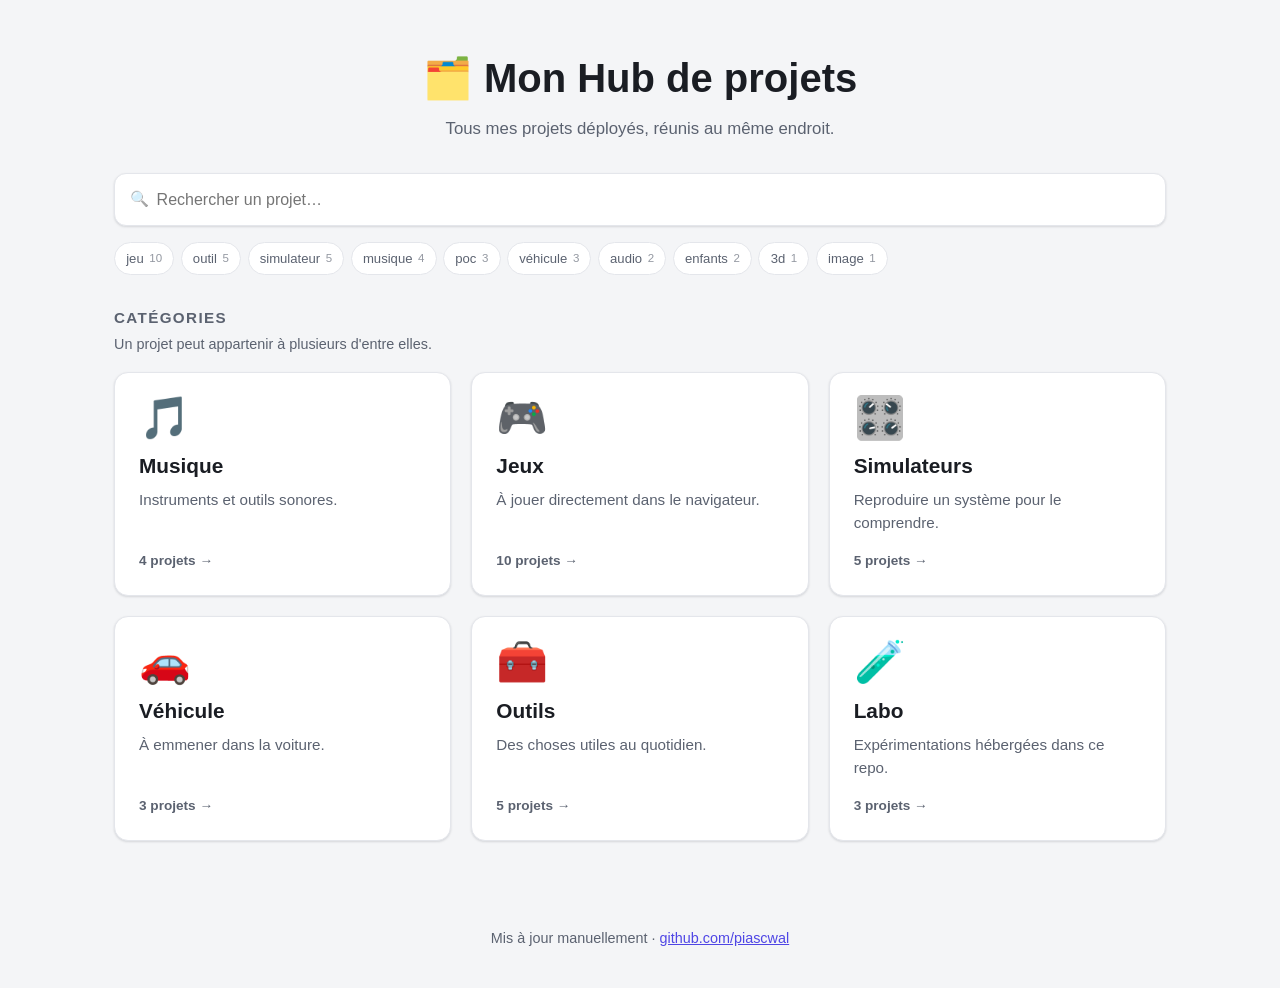
<file: index.html>
<!DOCTYPE html>
<html lang="fr">
<head>
<meta charset="UTF-8">
<meta name="viewport" content="width=device-width, initial-scale=1.0">
<title>Hub — Mes projets</title>
<meta name="description" content="Hub regroupant les liens vers les pages déployées de mes projets.">
<link rel="stylesheet" href="styles.css">
</head>
<body>
<header class="page-header">
  <h1>🗂️ Mon Hub de projets</h1>
  <p class="subtitle">Tous mes projets déployés, réunis au même endroit.</p>
</header>

<main>
  <div class="search-bar">
    <span class="search-icon" aria-hidden="true">🔍</span>
    <input type="search" id="q" placeholder="Rechercher un projet…" autocomplete="off"
           aria-label="Rechercher un projet">
    <button type="button" id="clear" hidden aria-label="Effacer la recherche">✕</button>
  </div>

  <div class="tags" id="tags"></div>

  <section id="browse">
    <h2 class="section-title">Catégories</h2>
    <p class="section-note">Un projet peut appartenir à plusieurs d'entre elles.</p>
    <div class="grid" id="cats"></div>
  </section>

  <section id="results" hidden>
    <p class="result-count" id="count"></p>
    <div class="grid" id="list"></div>
    <p class="empty" id="empty" hidden>Aucun projet ne correspond.</p>
  </section>
</main>

<footer class="page-footer">
  <p>Mis à jour manuellement · <a href="https://github.com/piascwal" target="_blank" rel="noopener noreferrer">github.com/piascwal</a></p>
</footer>

<script>
(() => {
  'use strict';

  // Les catégories sont des tags comme les autres : un projet en porte
  // plusieurs, donc il apparaît dans plusieurs catégories sans être dupliqué.
  // EV Saving est à la fois un outil et un truc de voiture, la boîte à rythme
  // est un POC et de la musique.
  const PROJETS = [
    { nom: 'Zikof', icone: '🎸', url: 'https://piascwal.github.io/zikof/',
      tags: ['musique', 'outil'],
      mots: 'guitare accords gammes tablature métronome musicien',
      desc: "Boîte à outils web mobile pour guitaristes : accords, gammes, tablature, rythmiques et métronome." },

    { nom: 'Neon Ascension', icone: '🧱', url: 'https://piascwal.github.io/Stacker/',
      tags: ['jeu'],
      mots: 'stacker arcade blocs empilement tour altitude',
      desc: "Jeu d'empilement rétro-futuriste : coupez le câble au bon moment pour aligner les blocs, enchaînez les combos et grimpez le plus haut possible." },

    { nom: 'Galactic Rush', icone: '🚀', url: 'https://piascwal.github.io/galacticrush/',
      tags: ['jeu'],
      mots: 'espace idle clicker incrémental planètes',
      desc: "Jeu de gestion spatiale idle/clicker : développez des colonies planétaires et récoltez de l'énergie." },

    { nom: 'Ya', icone: '🎲', url: 'https://piascwal.github.io/ya/',
      tags: ['jeu'],
      mots: 'soirée société amis table téléphone manches',
      desc: "Jeu de société numérique à faire tourner autour de la table : un seul téléphone, des gestes à enchaîner et six manches à gagner." },

    { nom: 'Agile Inferno', icone: '🔥', url: 'https://piascwal.github.io/agile-inferno/',
      tags: ['jeu', 'simulateur'],
      mots: 'travail équipe management scrum développeurs bureau humour',
      desc: "Simulateur satirique de tech lead : arbitrez des crises d'entreprise absurdes en jonglant entre avancement, dette technique, moral de l'équipe et pression de la direction." },

    { nom: 'Multi Fusion', icone: '🔢', url: 'https://piascwal.github.io/multix/',
      tags: ['jeu', 'enfants'],
      mots: 'multiplication tables maths école calcul mental révisions',
      desc: "Jeu web d'entraînement aux tables de multiplication, avec plusieurs modes de jeu, des badges et des classements locaux." },

    { nom: 'Vroom', icone: '🏎️', url: 'https://piascwal.github.io/vroom/',
      tags: ['simulateur', 'véhicule'],
      mots: 'moteur voiture auto mécanique pistons cockpit',
      desc: "Simulateur de moteur avec une interface de cockpit interactive pour explorer son fonctionnement." },

    { nom: 'Vehicle Dashboard', icone: '✈️', url: 'https://piascwal.github.io/vehicle-dashboard/',
      tags: ['simulateur', 'véhicule', 'jeu'],
      mots: 'avion chasse cockpit pilote vol tableau de bord',
      desc: "Simulateur de cockpit d'avion de chasse : commandes tactiles, gestion des systèmes (carburant, armement, moteur) et combat arcade." },

    { nom: 'Simularium', icone: '🧬', url: 'https://piascwal.github.io/simularium/',
      tags: ['simulateur'],
      mots: 'agents émergence essaim boids comportement collectif',
      desc: "Simulation interactive de comportements collectifs d'agents simples suivant des règles locales." },

    { nom: 'EV Saving', icone: '⚡', url: 'https://piascwal.github.io/ev-saving/',
      tags: ['outil', 'véhicule'],
      mots: 'voiture auto électrique thermique essence économies consommation trajet',
      desc: "Mesure en temps réel les économies financières et environnementales réalisées en conduisant un véhicule électrique plutôt que thermique." },

    { nom: 'Valise', icone: '🧳', url: 'https://piascwal.github.io/valise/',
      tags: ['outil'],
      mots: 'voyage bagage vacances checklist partir préparer',
      desc: "Générateur de checklist de bagages qui produit une liste personnalisée selon les caractéristiques du voyage." },

    { nom: 'Carte au trésor', icone: '🗺️', url: 'https://piascwal.github.io/carte-tresor/',
      tags: ['outil', 'enfants'],
      mots: 'pirate imprimer dessiner aventure chasse au trésor',
      desc: "Outil interactif pour concevoir des cartes au trésor personnalisées, à exporter et imprimer." },

    { nom: 'Boîte à rythme', icone: '🥁', url: 'poc/boite-a-rythme.html',
      tags: ['poc', 'musique', 'audio'],
      mots: 'drum machine séquenceur percussions batterie 808 tempo beat',
      desc: "Séquenceur 16 pas et pads de batterie, entièrement synthétisés en Web Audio : pas un seul fichier son." },

    { nom: 'Harmonic Pad', icone: '🎹', url: 'poc/harmonic-pad.html',
      tags: ['poc', 'musique', 'audio'],
      mots: 'synthé synthétiseur gammes pentatonique notes accords toucher',
      desc: "Pad musical en Web Audio : chaque doigt déclenche une voix, quantisée sur une gamme pour rester harmonique, avec sa propre couleur." },

    { nom: 'Tissu WebGPU', icone: '🧵', url: 'poc/tissu-webgpu.html',
      tags: ['poc', 'simulateur', '3d'],
      mots: 'gpu shader physique simulation étoffe drap textile compute',
      desc: "Simulation masse-ressort calculée sur le GPU par compute shader : attrapez le tissu et tirez, ou plaquez-y une photo." },

    // Passé de POC à vrai projet : il vit dans son propre repo (piascwal/face-off),
    // en TypeScript et avec ses tests. Le prototype d'origine reste jouable,
    // gelé, à poc/hockey-arcade.html.
    { nom: 'Face-Off', icone: '🏒', url: 'https://piascwal.github.io/face-off/',
      tags: ['jeu'],
      mots: 'hockey glace palet crosse arcade sport pixel art rétro téléphone paysage ordinateur cpu gardien but',
      desc: "Hockey arcade en pixel art, vous contre l'ordinateur : joystick à gauche, tir chargé et mises en échec à droite, trois niveaux et prolongation en but en or. À jouer en paysage sur téléphone." },

    // Passé de POC à vrai projet : il vit dans son propre repo (piascwal/bandeja),
    // en TypeScript et avec ses tests. Le prototype d'origine reste jouable,
    // gelé, à /bandeja/reference/poc-2026-10.html.
    { nom: 'Bandeja', icone: '🎾', url: 'https://piascwal.github.io/bandeja/',
      tags: ['jeu'],
      mots: 'padel paddle tennis raquette pala vitre plexiglas grillage double arcade sport pixel art rétro téléphone paysage ordinateur cpu smash víbora vibora lob coupé service',
      desc: "Padel arcade en pixel art, vu de côté comme Face-Off : en double avec un partenaire CPU contre deux CPU. Frappe, lobe, coupé, smash, víbora, bandeja, jeu contre les vitres et service à la jauge. À jouer en paysage sur téléphone." },

    // Passé de POC à vrai projet : il vit dans son propre repo (piascwal/falot),
    // en TypeScript et avec ses tests. Le prototype d'origine reste jouable,
    // gelé, à /falot/reference/poc-2026-09.html.
    { nom: 'Lux & Paranoïa', icone: '🔦', url: 'https://piascwal.github.io/falot/',
      tags: ['jeu'],
      mots: 'lumière ombre aventure exploration donjon procédural escorte caillou furtif regard émotions graine seed canvas',
      desc: "Aventure procédurale dans le noir : escortez des âmes jusqu'au portail sans croiser les regards rouges. Un seul bouton, un caillou — et chaque forme lui apprend à faire un peu plus." },

    { nom: 'Depix', icone: '👾', url: 'https://piascwal.github.io/pix-pixelart/',
      tags: ['outil', 'image'],
      mots: 'pixel art ia intelligence artificielle sprite grille palette convertir image png rétro dessin retouche',
      desc: "Transforme le faux pixel art généré par IA en vrai pixel art : grille détectée, une case = un pixel, palette limitée, retouches et export PNG. Tout reste dans le navigateur." },

    // Vit dans son propre repo (piascwal/dkk-rock), en TypeScript et avec ses tests ;
    // le multijoueur passe par lan-kit, comme Face-Off et Bandeja.
    { nom: 'DKK : Rock Never Dies', icone: '🤘', url: 'https://piascwal.github.io/dkk-rock/',
      tags: ['jeu', 'musique'],
      mots: 'broforce plateforme tir destruction rock groupe guitare batterie basse chant kiwi yéti dj techno autotune multijoueur coop amis wifi pixel art téléphone paysage',
      desc: "Plateforme et tir où tout se détruit, à la Broforce : les DKK, groupe de rock du collège, se reforment pour débrancher DJ Boucle. Cinq héros, armes à ramasser, yétis fans de techno minimale, et jusqu'à 4 joueurs. À jouer en paysage sur téléphone." },
  ];

  // Les catégories mises en avant sur l'accueil. Les autres tags restent
  // accessibles par la barre de tags et la recherche.
  const CATEGORIES = [
    { tag: 'musique',    icone: '🎵',  note: 'Instruments et outils sonores.' },
    { tag: 'jeu',        icone: '🎮',  nom: 'Jeux', note: 'À jouer directement dans le navigateur.' },
    { tag: 'simulateur', icone: '🎛️', nom: 'Simulateurs', note: 'Reproduire un système pour le comprendre.' },
    { tag: 'véhicule',   icone: '🚗',  note: 'À emmener dans la voiture.' },
    { tag: 'outil',      icone: '🧰',  nom: 'Outils', note: 'Des choses utiles au quotidien.' },
    { tag: 'poc',        icone: '🧪',  nom: 'Labo', note: 'Expérimentations hébergées dans ce repo.' },
  ];

  /* ------------------------------------------------------------ état ----- */

  let actifs = new Set();   // tags sélectionnés (cumulatifs)
  let requete = '';

  // recherche insensible aux accents : « tresor » doit trouver « trésor »
  const simplifie = (t) => t.normalize('NFD').replace(/\p{Diacritic}/gu, '').toLowerCase();

  PROJETS.forEach((p) => {
    // les mots-clés ne s'affichent pas : ils servent à ce que « voiture »
    // trouve EV Saving, ou « drum machine » la boîte à rythme
    p.recherche = simplifie([p.nom, p.desc, p.tags.join(' '), p.mots || ''].join(' '));
  });

  const compte = (tag) => PROJETS.filter((p) => p.tags.includes(tag)).length;
  const filtreActif = () => actifs.size > 0 || requete.trim() !== '';

  function resultats() {
    const q = simplifie(requete.trim());
    const mots = q ? q.split(/\s+/) : [];
    return PROJETS.filter((p) => {
      for (const t of actifs) if (!p.tags.includes(t)) return false;
      return mots.every((m) => p.recherche.includes(m));
    });
  }

  /* ------------------------------------------------------------ rendu ---- */

  const echap = (t) => t.replace(/[&<>"]/g, (c) =>
    ({ '&': '&amp;', '<': '&lt;', '>': '&gt;', '"': '&quot;' }[c]));

  function carte(p) {
    const externe = p.url.startsWith('http');
    const lien = externe
      ? p.url.replace(/^https:\/\//, '').replace(/\/$/, '')
      : 'Ouvrir';
    const cible = externe ? ' target="_blank" rel="noopener noreferrer"' : '';
    const badge = p.tags.includes('poc') ? ' <span class="badge">POC</span>' : '';
    const tags = p.tags.map((t) =>
      `<button type="button" class="tag tag-sm${actifs.has(t) ? ' on' : ''}" data-tag="${echap(t)}">${echap(t)}</button>`
    ).join('');

    return `<div class="card">
      <div class="card-icon">${p.icone}</div>
      <h3 class="card-title"><a href="${echap(p.url)}"${cible}>${echap(p.nom)}</a>${badge}</h3>
      <p class="card-desc">${echap(p.desc)}</p>
      <div class="card-tags">${tags}</div>
      <span class="card-link">${echap(lien)} →</span>
    </div>`;
  }

  const elTags = document.getElementById('tags');
  const elCats = document.getElementById('cats');
  const elListe = document.getElementById('list');
  const elCount = document.getElementById('count');
  const elVide = document.getElementById('empty');
  const elBrowse = document.getElementById('browse');
  const elResults = document.getElementById('results');
  const champ = document.getElementById('q');
  const boutonClear = document.getElementById('clear');

  function rendreTags() {
    // tous les tags existants, les plus utilisés d'abord
    const tous = [...new Set(PROJETS.flatMap((p) => p.tags))]
      .sort((a, b) => compte(b) - compte(a) || a.localeCompare(b));
    elTags.innerHTML = tous.map((t) =>
      `<button type="button" class="tag${actifs.has(t) ? ' on' : ''}" data-tag="${echap(t)}">`
      + `${echap(t)}<span class="tag-count">${compte(t)}</span></button>`
    ).join('')
      + (filtreActif() ? '<button type="button" class="tag tag-clear" id="reset">Tout effacer</button>' : '');
  }

  function rendreCats() {
    elCats.innerHTML = CATEGORIES.map((c) => {
      const n = compte(c.tag);
      const nom = c.nom || (c.tag.charAt(0).toUpperCase() + c.tag.slice(1));
      return `<button type="button" class="card cat-card" data-tag="${echap(c.tag)}">
        <div class="card-icon">${c.icone}</div>
        <h3 class="card-title">${echap(nom)}</h3>
        <p class="card-desc">${echap(c.note)}</p>
        <span class="card-link">${n} projet${n > 1 ? 's' : ''} →</span>
      </button>`;
    }).join('');
  }

  function rendre() {
    rendreTags();

    if (!filtreActif()) {
      elBrowse.hidden = false;
      elResults.hidden = true;
      return;
    }

    elBrowse.hidden = true;
    elResults.hidden = false;

    const trouves = resultats();
    elListe.innerHTML = trouves.map(carte).join('');
    elVide.hidden = trouves.length > 0;

    const parties = [];
    if (actifs.size) parties.push([...actifs].join(' + '));
    if (requete.trim()) parties.push(`« ${requete.trim()} »`);
    elCount.textContent = trouves.length
      ? `${trouves.length} projet${trouves.length > 1 ? 's' : ''} · ${parties.join(' · ')}`
      : parties.join(' · ');
  }

  /* ------------------------------------------------ interactions --------- */

  function bascule(tag) {
    actifs.has(tag) ? actifs.delete(tag) : actifs.add(tag);
    majHash();
    rendre();
  }

  // un seul écouteur pour tous les tags, où qu'ils soient
  document.addEventListener('click', (e) => {
    const tag = e.target.closest('[data-tag]');
    if (tag) { bascule(tag.dataset.tag); return; }
    if (e.target.id === 'reset') {
      actifs.clear(); requete = ''; champ.value = '';
      boutonClear.hidden = true;
      majHash(); rendre();
    }
  });

  champ.addEventListener('input', () => {
    requete = champ.value;
    boutonClear.hidden = requete === '';
    rendre();
  });

  boutonClear.addEventListener('click', () => {
    requete = ''; champ.value = ''; boutonClear.hidden = true;
    champ.focus();
    rendre();
  });

  // Les tags passent par le hash : chaque sélection a son lien partageable et
  // le bouton retour du navigateur fonctionne. La recherche texte, elle, reste
  // hors URL pour ne pas polluer l'historique à chaque frappe.
  let ignoreHash = false;

  function majHash() {
    ignoreHash = true;
    const cible = actifs.size ? '#/t/' + [...actifs].join('+') : '#/';
    if (location.hash !== cible) location.hash = cible;
    setTimeout(() => { ignoreHash = false; }, 0);
  }

  function lireHash() {
    if (ignoreHash) return;
    const m = location.hash.match(/^#\/t\/(.+)$/);
    actifs = new Set(m ? decodeURIComponent(m[1]).split('+').filter(Boolean) : []);
    rendre();
  }

  window.addEventListener('hashchange', lireHash);

  rendreCats();
  lireHash();
})();
</script>
</body>
</html>
</file>
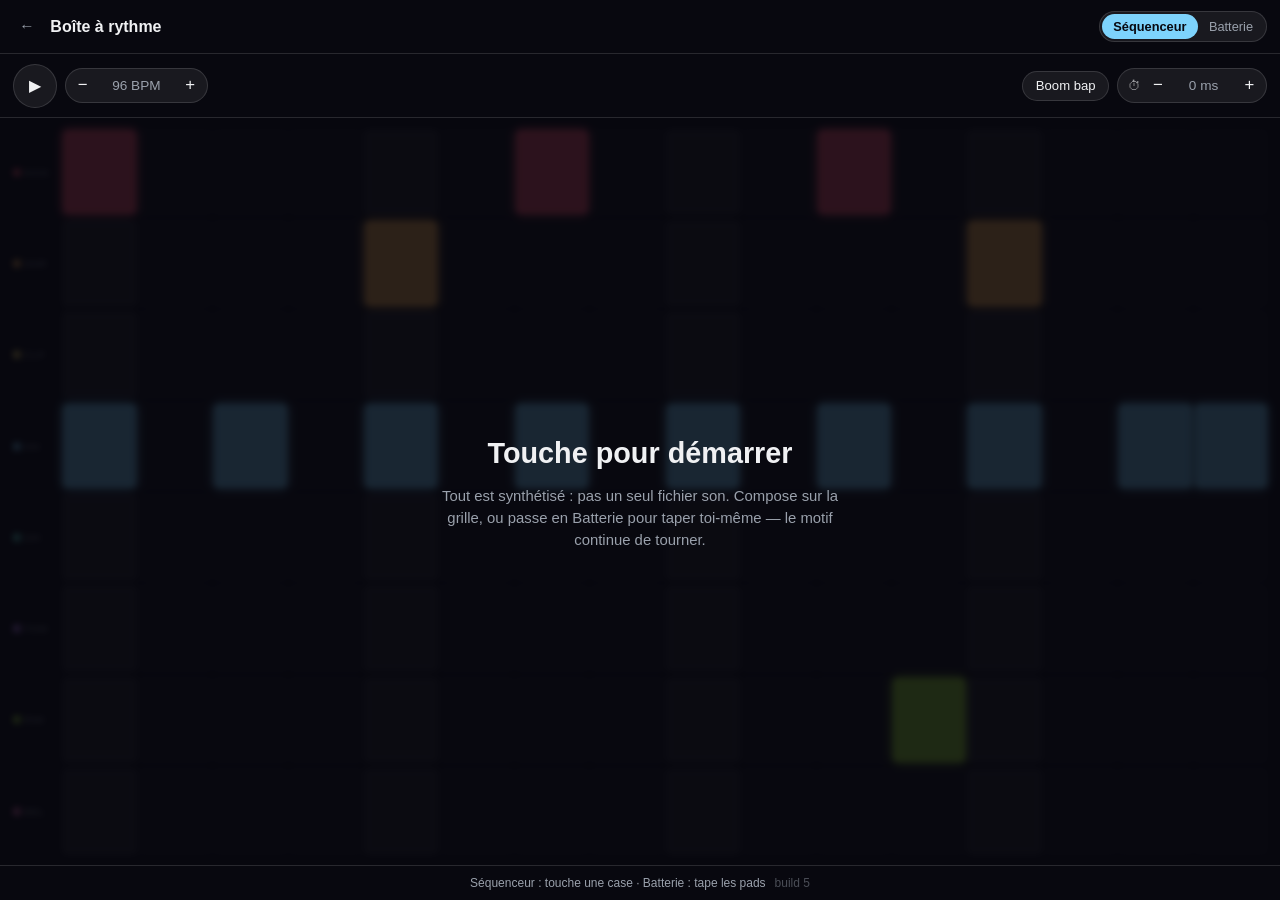
<file: poc/boite-a-rythme.html>
<!DOCTYPE html>
<html lang="fr">
<head>
<meta charset="UTF-8">
<meta name="viewport" content="width=device-width, initial-scale=1.0, maximum-scale=1.0, user-scalable=no, viewport-fit=cover">
<title>Boîte à rythme — POC</title>
<meta name="description" content="Boîte à rythme et pads de batterie, entièrement synthétisés en Web Audio.">
<meta name="theme-color" content="#08080f">
<style>
  :root {
    --bg: #08080f;
    --panel: rgba(255, 255, 255, 0.07);
    --border: rgba(255, 255, 255, 0.13);
    --text: #f0f1f3;
    --muted: #9aa1ac;
    --accent: #7dd3fc;
  }

  * { box-sizing: border-box; }

  html, body {
    height: 100%;
    margin: 0;
    overscroll-behavior: none;
  }

  body {
    display: flex;
    flex-direction: column;
    background: var(--bg);
    color: var(--text);
    font-family: -apple-system, BlinkMacSystemFont, "Segoe UI", Roboto, Helvetica, Arial, sans-serif;
    line-height: 1.5;
    -webkit-user-select: none;
    user-select: none;
    -webkit-tap-highlight-color: transparent;
    overflow: hidden;
  }

  /* ---------------------------------------------------------- en-tête ---- */

  header {
    flex: 0 0 auto;
    display: flex;
    align-items: center;
    gap: 0.6rem;
    padding: max(0.7rem, env(safe-area-inset-top)) 0.8rem 0.7rem;
    border-bottom: 1px solid var(--border);
  }

  .back {
    color: var(--muted);
    text-decoration: none;
    font-size: 0.95rem;
    padding: 0.25rem 0.4rem;
    border-radius: 8px;
  }

  .back:hover { color: var(--text); background: var(--panel); }

  h1 {
    margin: 0;
    margin-right: auto;
    font-size: 1rem;
    font-weight: 600;
    white-space: nowrap;
  }

  .segmented {
    display: inline-flex;
    background: var(--panel);
    border: 1px solid var(--border);
    border-radius: 999px;
    padding: 2px;
  }

  .segmented button {
    background: none;
    border: 0;
    color: var(--muted);
    font-family: inherit;
    font-size: 0.8rem;
    padding: 0.3rem 0.7rem;
    border-radius: 999px;
    cursor: pointer;
    transition: color 0.15s ease, background 0.15s ease;
  }

  .segmented button[aria-pressed="true"] {
    color: #08080f;
    background: var(--accent);
    font-weight: 600;
  }

  /* -------------------------------------------------------- transport ---- */

  .transport {
    flex: 0 0 auto;
    display: flex;
    align-items: center;
    gap: 0.5rem;
    padding: 0.6rem 0.8rem;
    border-bottom: 1px solid var(--border);
    flex-wrap: wrap;
  }

  .play {
    width: 44px;
    height: 44px;
    flex: 0 0 auto;
    border-radius: 50%;
    border: 1px solid var(--border);
    background: var(--panel);
    color: var(--text);
    font-size: 1rem;
    cursor: pointer;
    display: grid;
    place-items: center;
    transition: background 0.15s ease, border-color 0.15s ease, box-shadow 0.2s ease;
  }

  .play[aria-pressed="true"] {
    border-color: #4ade80;
    color: #4ade80;
    box-shadow: 0 0 18px rgba(74, 222, 128, 0.35);
  }

  .tempo {
    display: inline-flex;
    align-items: center;
    background: var(--panel);
    border: 1px solid var(--border);
    border-radius: 999px;
    overflow: hidden;
  }

  .tempo button {
    background: none;
    border: 0;
    color: var(--text);
    font-family: inherit;
    font-size: 1.05rem;
    line-height: 1;
    padding: 0.5rem 0.75rem;
    cursor: pointer;
  }

  .tempo button:active { background: rgba(255, 255, 255, 0.12); }

  .tempo span {
    font-size: 0.85rem;
    color: var(--muted);
    min-width: 4.6rem;
    text-align: center;
    font-variant-numeric: tabular-nums;
  }

  .chip {
    display: inline-flex;
    align-items: center;
    gap: 0.35rem;
    background: var(--panel);
    border: 1px solid var(--border);
    color: var(--text);
    border-radius: 999px;
    padding: 0.4rem 0.8rem;
    font-size: 0.82rem;
    font-family: inherit;
    cursor: pointer;
    transition: border-color 0.15s ease, color 0.15s ease, background 0.15s ease;
  }

  .chip:hover { border-color: rgba(255, 255, 255, 0.3); }

  .chip[aria-pressed="true"], .chip.selected {
    border-color: var(--accent);
    color: var(--accent);
    background: rgba(125, 211, 252, 0.1);
  }

  .spacer { margin-left: auto; }

  /* ------------------------------------------------------------ scène ---- */

  main {
    flex: 1 1 auto;
    min-height: 0;
    position: relative;
    overflow: hidden;
  }

  .view {
    position: absolute;
    inset: 0;
    padding: 0.7rem 0.8rem max(0.7rem, env(safe-area-inset-bottom));
    display: flex;
    flex-direction: column;
    gap: 0.4rem;
  }

  .view[hidden] { display: none; }

  /* ---- séquenceur ---- */

  .row {
    display: grid;
    grid-template-columns: 44px 1fr;
    align-items: center;
    gap: 0.4rem;
    flex: 1 1 0;
    min-height: 0;
  }

  .label {
    display: flex;
    align-items: center;
    gap: 0.3rem;
    font-size: 0.62rem;
    letter-spacing: 0.04em;
    text-transform: uppercase;
    color: var(--muted);
    cursor: pointer;
    background: none;
    border: 0;
    font-family: inherit;
    padding: 0;
    overflow: hidden;
  }

  .dot {
    width: 7px;
    height: 7px;
    border-radius: 50%;
    flex: 0 0 auto;
    background: var(--c);
    box-shadow: 0 0 6px var(--c);
  }

  .steps {
    display: grid;
    grid-template-columns: repeat(16, 1fr);
    gap: 3px;
    height: 100%;
  }

  .step {
    border: 1px solid rgba(255, 255, 255, 0.09);
    border-radius: 4px;
    background: rgba(255, 255, 255, 0.03);
    padding: 0;
    cursor: pointer;
    transition: background 0.12s ease, border-color 0.12s ease, box-shadow 0.12s ease;
    min-width: 0;
  }

  /* un repère tous les quatre pas, sinon on perd le fil de la mesure */
  .step[data-beat="1"] {
    background: rgba(255, 255, 255, 0.1);
    border-color: rgba(255, 255, 255, 0.2);
  }

  .step[data-on="1"] {
    background: var(--c);
    border-color: var(--c);
    box-shadow: 0 0 10px var(--c);
  }

  .step[data-playing="1"] {
    border-color: rgba(255, 255, 255, 0.65);
  }

  .step[data-hit="1"] {
    box-shadow: 0 0 22px var(--c), 0 0 44px var(--c);
    filter: brightness(1.6);
  }

  /* ---- pads de batterie ---- */

  .pads {
    display: grid;
    grid-template-columns: repeat(2, 1fr);
    grid-auto-rows: 1fr;
    gap: 0.55rem;
    height: 100%;
  }

  .pad {
    position: relative;
    border: 1px solid color-mix(in srgb, var(--c) 35%, transparent);
    border-radius: 14px;
    background:
      radial-gradient(circle at 50% 120%, color-mix(in srgb, var(--c) 18%, transparent), transparent 70%),
      rgba(255, 255, 255, 0.02);
    color: var(--text);
    font-family: inherit;
    font-size: 0.82rem;
    font-weight: 600;
    letter-spacing: 0.05em;
    text-transform: uppercase;
    cursor: pointer;
    overflow: hidden;
    transition: transform 0.06s ease, box-shadow 0.25s ease, border-color 0.25s ease, background 0.25s ease;
  }

  .pad::after {
    content: '';
    position: absolute;
    inset: 0;
    border-radius: inherit;
    background: radial-gradient(circle at 50% 50%, var(--c), transparent 70%);
    opacity: 0;
    transition: opacity 0.35s ease;
    pointer-events: none;
  }

  .pad[data-hit="1"] {
    transform: scale(0.97);
    border-color: var(--c);
    box-shadow: 0 0 26px var(--c);
  }

  .pad[data-hit="1"]::after { opacity: 0.55; transition: opacity 0.03s ease; }

  @media (min-width: 620px) {
    .pads { grid-template-columns: repeat(4, 1fr); }
  }

  /* ------------------------------------------------------- panneau ------- */

  .sheet {
    position: absolute;
    top: 0;
    left: 0;
    right: 0;
    z-index: 3;
    background: rgba(12, 12, 20, 0.95);
    backdrop-filter: blur(14px);
    border-bottom: 1px solid var(--border);
    padding: 1rem 0.9rem 1.2rem;
    display: flex;
    flex-direction: column;
    gap: 1rem;
    transform: translateY(-100%);
    opacity: 0;
    transition: transform 0.28s cubic-bezier(0.22, 1, 0.36, 1), opacity 0.28s ease;
    max-height: 100%;
    overflow-y: auto;
  }

  .sheet.open { transform: translateY(0); opacity: 1; }

  .sheet h2 {
    margin: 0 0 0.5rem;
    font-size: 0.7rem;
    font-weight: 600;
    text-transform: uppercase;
    letter-spacing: 0.1em;
    color: var(--muted);
  }

  .options { display: flex; flex-wrap: wrap; gap: 0.4rem; }

  .sync-inline::before {
    content: '⏱';
    font-size: 0.8rem;
    padding-left: 0.6rem;
    opacity: 0.6;
  }

  .sync-inline span { min-width: 3.6rem; }

  .hint-sync {
    margin: 0.5rem 0 0;
    font-size: 0.75rem;
    color: var(--muted);
    line-height: 1.45;
  }

  /* -------------------------------------------------------- démarrage ---- */

  .overlay {
    position: absolute;
    inset: 0;
    z-index: 4;
    display: flex;
    flex-direction: column;
    align-items: center;
    justify-content: center;
    gap: 0.6rem;
    background: rgba(8, 8, 15, 0.85);
    backdrop-filter: blur(3px);
    text-align: center;
    padding: 1.5rem;
    transition: opacity 0.4s ease;
  }

  .overlay.hidden { opacity: 0; pointer-events: none; }
  .overlay strong { font-size: clamp(1.2rem, 5vw, 1.8rem); font-weight: 600; }
  .overlay p { margin: 0; color: var(--muted); max-width: 26rem; font-size: 0.93rem; }

  footer {
    flex: 0 0 auto;
    padding: 0.5rem 0.8rem max(0.5rem, env(safe-area-inset-bottom));
    color: var(--muted);
    font-size: 0.75rem;
    border-top: 1px solid var(--border);
    text-align: center;
  }

  .build { opacity: 0.45; margin-left: 0.35rem; font-variant-numeric: tabular-nums; }

  @media (max-width: 560px) {
    h1 { font-size: 0.92rem; }
    footer { font-size: 0.7rem; }
    .label { font-size: 0.55rem; }
    .row { grid-template-columns: 38px 1fr; }
  }
</style>
</head>
<body>

<header>
  <a class="back" href="../index.html">←</a>
  <h1>Boîte à rythme</h1>
  <div class="segmented" role="group" aria-label="Mode">
    <button type="button" id="mode-seq" aria-pressed="true">Séquenceur</button>
    <button type="button" id="mode-pads" aria-pressed="false">Batterie</button>
  </div>
</header>

<div class="transport">
  <button type="button" class="play" id="play" aria-pressed="false" aria-label="Lecture">▶</button>
  <div class="tempo">
    <button type="button" id="bpm-down" aria-label="Moins vite">−</button>
    <span id="bpm-label">96 BPM</span>
    <button type="button" id="bpm-up" aria-label="Plus vite">+</button>
  </div>
  <button type="button" class="chip spacer" id="menu-toggle" aria-expanded="false">Motifs</button>

  <div class="tempo sync-inline" title="Cale l'image sur le son">
    <button type="button" id="sync-down" aria-label="Image plus tôt">−</button>
    <span id="sync-label">0 ms</span>
    <button type="button" id="sync-up" aria-label="Image plus tard">+</button>
  </div>
</div>

<main>
  <div class="view" id="view-seq"></div>

  <div class="view" id="view-pads" hidden>
    <div class="pads" id="pads"></div>
  </div>

  <div class="sheet" id="sheet">
    <section>
      <h2>Motifs</h2>
      <div class="options" id="pattern-options"></div>
    </section>
    <section>
      <h2>Swing</h2>
      <div class="options" id="swing-options"></div>
    </section>
    <section>
      <h2>Synchro image / son</h2>
      <div class="options" id="sync-presets"></div>
      <p class="hint-sync" id="sync-detail"></p>
    </section>
    <section>
      <h2>Grille</h2>
      <div class="options">
        <button type="button" class="chip" id="clear">Effacer</button>
        <button type="button" class="chip" id="random">Aléatoire</button>
      </div>
    </section>
  </div>

  <div class="overlay" id="overlay">
    <strong>Touche pour démarrer</strong>
    <p>Tout est synthétisé : pas un seul fichier son. Compose sur la grille, ou passe en Batterie pour taper toi-même — le motif continue de tourner.</p>
  </div>
</main>

<footer>
  Séquenceur : touche une case · Batterie : tape les pads <span class="build">build 5</span>
</footer>

<script>
(() => {
  'use strict';

  /* ==================================================== instruments ====== */
  // Tout est synthétisé : une grosse caisse est un sinus dont la hauteur
  // chute, une caisse claire du bruit filtré plus deux oscillateurs, un
  // charleston six carrés inharmoniques. C'est exactement ainsi que les
  // boîtes à rythme analogiques fabriquaient ces sons.

  const STEPS = 16;

  const KITS = [
    { id: 'kick',  nom: 'Kick',    court: 'KICK', couleur: '#ff5470' },
    { id: 'snare', nom: 'Caisse',  court: 'SNR',  couleur: '#ffb454' },
    { id: 'clap',  nom: 'Clap',    court: 'CLP',  couleur: '#ffe066' },
    { id: 'hatC',  nom: 'Charley', court: 'HH',   couleur: '#7dd3fc' },
    { id: 'hatO',  nom: 'Ouvert',  court: 'OH',   couleur: '#5eead4' },
    { id: 'tom',   nom: 'Tom',     court: 'TOM',  couleur: '#c084fc' },
    { id: 'rim',   nom: 'Rim',     court: 'RIM',  couleur: '#a3e635' },
    { id: 'bell',  nom: 'Cloche',  court: 'BEL',  couleur: '#f472b6' },
  ];

  const MOTIFS = {
    'Boom bap': {
      kick:  [1,0,0,0, 0,0,1,0, 0,0,1,0, 0,0,0,0],
      snare: [0,0,0,0, 1,0,0,0, 0,0,0,0, 1,0,0,0],
      hatC:  [1,0,1,0, 1,0,1,0, 1,0,1,0, 1,0,1,1],
      rim:   [0,0,0,0, 0,0,0,0, 0,0,0,1, 0,0,0,0],
    },
    'House': {
      kick:  [1,0,0,0, 1,0,0,0, 1,0,0,0, 1,0,0,0],
      clap:  [0,0,0,0, 1,0,0,0, 0,0,0,0, 1,0,0,0],
      hatC:  [0,0,1,0, 0,0,1,0, 0,0,1,0, 0,0,1,0],
      hatO:  [0,0,0,0, 0,0,0,0, 0,0,0,0, 0,0,1,0],
      bell:  [0,0,0,0, 0,0,0,1, 0,0,0,0, 0,0,0,0],
    },
    'Trap': {
      kick:  [1,0,0,0, 0,0,1,0, 0,1,0,0, 0,0,1,0],
      snare: [0,0,0,0, 0,0,0,0, 1,0,0,0, 0,0,0,0],
      hatC:  [1,1,1,0, 1,1,1,1, 1,0,1,1, 1,1,1,1],
      tom:   [0,0,0,0, 0,0,0,0, 0,0,0,0, 0,0,0,1],
    },
    'Break': {
      kick:  [1,0,0,1, 0,0,1,0, 0,0,0,1, 0,0,0,0],
      snare: [0,0,0,0, 1,0,0,0, 0,1,0,0, 1,0,0,1],
      hatC:  [1,0,1,0, 1,0,1,0, 1,0,1,0, 1,0,1,0],
      hatO:  [0,0,0,0, 0,0,0,1, 0,0,0,0, 0,0,0,0],
    },
    'Bossa': {
      kick:  [1,0,0,1, 0,0,1,0, 1,0,0,1, 0,0,1,0],
      rim:   [0,0,1,0, 0,1,0,0, 1,0,0,1, 0,0,1,0],
      hatC:  [1,0,1,0, 1,0,1,0, 1,0,1,0, 1,0,1,0],
      bell:  [0,0,0,0, 0,0,0,0, 0,0,1,0, 0,0,0,0],
    },
  };

  const grille = {};
  KITS.forEach((k) => { grille[k.id] = new Array(STEPS).fill(0); });

  function chargerMotif(nom) {
    const m = MOTIFS[nom];
    KITS.forEach((k) => {
      const src = m[k.id];
      for (let i = 0; i < STEPS; i++) grille[k.id][i] = src ? src[i] : 0;
    });
    rafraichirGrille();
  }

  /* ========================================================= audio ======= */

  let audio = null;
  let master = null;
  let bruit = null;          // buffer de bruit, généré une fois
  let hatOuvert = null;      // pour que le charley fermé coupe l'ouvert

  function softClipCurve() {
    const n = 2048;
    const curve = new Float32Array(n);
    const k = 1.1;
    for (let i = 0; i < n; i++) {
      const x = (i / (n - 1)) * 2 - 1;
      curve[i] = Math.tanh(x * k) / k;
    }
    return curve;
  }

  function initAudio() {
    if (audio) return;
    audio = new (window.AudioContext || window.webkitAudioContext)();

    master = audio.createGain();
    master.gain.value = 0.9;

    const comp = audio.createDynamicsCompressor();
    comp.threshold.value = -10;
    comp.knee.value = 16;
    comp.ratio.value = 4;
    comp.attack.value = 0.002;
    comp.release.value = 0.18;

    const makeup = audio.createGain();
    makeup.gain.value = 1.5;

    // sécurité de sortie : au-delà, ça plafonne en douceur au lieu d'écrêter
    const limiteur = audio.createWaveShaper();
    limiteur.curve = softClipCurve();
    limiteur.oversample = '2x';

    master.connect(comp);
    comp.connect(makeup);
    makeup.connect(limiteur);
    limiteur.connect(audio.destination);

    // un seul buffer de bruit blanc, réutilisé par tous les sons
    const n = Math.floor(audio.sampleRate * 1.2);
    bruit = audio.createBuffer(1, n, audio.sampleRate);
    const d = bruit.getChannelData(0);
    for (let i = 0; i < n; i++) d[i] = Math.random() * 2 - 1;
  }

  // enveloppe qui atteint vraiment zéro : sinon couper la source claque
  function enveloppe(param, t0, crete, attaque, chute) {
    param.setValueAtTime(0, t0);
    param.linearRampToValueAtTime(crete, t0 + attaque);
    param.exponentialRampToValueAtTime(Math.max(crete * 0.001, 1e-5), t0 + attaque + chute);
    param.linearRampToValueAtTime(0, t0 + attaque + chute + 0.012);
    return t0 + attaque + chute + 0.02;
  }

  function sourceBruit(t0) {
    const src = audio.createBufferSource();
    src.buffer = bruit;
    src.loop = true;
    src.playbackRate.value = 0.9 + Math.random() * 0.2;
    src.start(t0, Math.random() * 0.5);
    return src;
  }

  function brancher(noeud, t0, fin) {
    noeud.connect(master);
    return fin;
  }

  /* ---- les huit instruments ---- */

  const VOIX = {
    // sinus dont la hauteur chute : c'est toute la grosse caisse
    kick(t0, v = 1) {
      const osc = audio.createOscillator();
      osc.type = 'sine';
      osc.frequency.setValueAtTime(125, t0);
      osc.frequency.exponentialRampToValueAtTime(42, t0 + 0.09);

      const g = audio.createGain();
      const fin = enveloppe(g.gain, t0, 0.9 * v, 0.002, 0.34);
      osc.connect(g); brancher(g, t0, fin);
      osc.start(t0); osc.stop(fin);

      // petit claquement d'attaque
      const clic = sourceBruit(t0);
      const cg = audio.createGain();
      const hp = audio.createBiquadFilter();
      hp.type = 'highpass'; hp.frequency.value = 1200;
      const finClic = enveloppe(cg.gain, t0, 0.22 * v, 0.001, 0.012);
      clic.connect(hp); hp.connect(cg); brancher(cg, t0, finClic);
      clic.stop(finClic);
    },

    // bruit filtré + deux oscillateurs désaccordés
    snare(t0, v = 1) {
      const src = sourceBruit(t0);
      const bp = audio.createBiquadFilter();
      bp.type = 'bandpass'; bp.frequency.value = 1750; bp.Q.value = 0.8;
      const g = audio.createGain();
      const fin = enveloppe(g.gain, t0, 0.5 * v, 0.001, 0.16);
      src.connect(bp); bp.connect(g); brancher(g, t0, fin);
      src.stop(fin);

      [188, 331].forEach((f, i) => {
        const osc = audio.createOscillator();
        osc.type = 'triangle';
        osc.frequency.value = f;
        const og = audio.createGain();
        const of = enveloppe(og.gain, t0, (i ? 0.16 : 0.24) * v, 0.001, 0.1);
        osc.connect(og); brancher(og, t0, of);
        osc.start(t0); osc.stop(of);
      });
    },

    // quatre rebonds de bruit très rapprochés : c'est ce qui fait le clap
    clap(t0, v = 1) {
      [0, 0.011, 0.022, 0.034].forEach((retard, i) => {
        const src = sourceBruit(t0 + retard);
        const bp = audio.createBiquadFilter();
        bp.type = 'bandpass'; bp.frequency.value = 1150; bp.Q.value = 0.9;
        const g = audio.createGain();
        const dernier = i === 3;
        const fin = enveloppe(g.gain, t0 + retard, (dernier ? 0.42 : 0.3) * v,
                              0.001, dernier ? 0.17 : 0.022);
        src.connect(bp); bp.connect(g); brancher(g, t0, fin);
        src.stop(fin);
      });
    },

    hatC(t0, v = 1) { metal(t0, 0.045, 0.3 * v, 9000); },
    hatO(t0, v = 1) { hatOuvert = metal(t0, 0.42, 0.26 * v, 8200); },

    tom(t0, v = 1) {
      const osc = audio.createOscillator();
      osc.type = 'sine';
      osc.frequency.setValueAtTime(230, t0);
      osc.frequency.exponentialRampToValueAtTime(95, t0 + 0.22);
      const g = audio.createGain();
      const fin = enveloppe(g.gain, t0, 0.6 * v, 0.002, 0.3);
      osc.connect(g); brancher(g, t0, fin);
      osc.start(t0); osc.stop(fin);

      const src = sourceBruit(t0);
      const bp = audio.createBiquadFilter();
      bp.type = 'bandpass'; bp.frequency.value = 400;
      const ng = audio.createGain();
      const nf = enveloppe(ng.gain, t0, 0.12 * v, 0.001, 0.04);
      src.connect(bp); bp.connect(ng); brancher(ng, t0, nf);
      src.stop(nf);
    },

    rim(t0, v = 1) {
      const osc = audio.createOscillator();
      osc.type = 'triangle';
      osc.frequency.value = 1720;
      const g = audio.createGain();
      const fin = enveloppe(g.gain, t0, 0.3 * v, 0.0005, 0.028);
      osc.connect(g); brancher(g, t0, fin);
      osc.start(t0); osc.stop(fin);

      const src = sourceBruit(t0);
      const hp = audio.createBiquadFilter();
      hp.type = 'highpass'; hp.frequency.value = 2400;
      const ng = audio.createGain();
      const nf = enveloppe(ng.gain, t0, 0.2 * v, 0.0005, 0.02);
      src.connect(hp); hp.connect(ng); brancher(ng, t0, nf);
      src.stop(nf);
    },

    bell(t0, v = 1) {
      const sortie = audio.createGain();
      const bp = audio.createBiquadFilter();
      bp.type = 'bandpass'; bp.frequency.value = 2600; bp.Q.value = 1.2;
      const fin = enveloppe(sortie.gain, t0, 0.3 * v, 0.001, 0.26);
      bp.connect(sortie); brancher(sortie, t0, fin);
      [540, 800].forEach((f) => {
        const osc = audio.createOscillator();
        osc.type = 'square';
        osc.frequency.value = f;
        osc.connect(bp);
        osc.start(t0); osc.stop(fin);
      });
    },
  };

  // Son métallique : six carrés aux rapports inharmoniques des 808, passés en
  // passe-haut. Aucun sample ne serait plus fidèle, c'est la recette d'origine.
  const RAPPORTS = [1, 1.4471, 1.6170, 1.9265, 2.5028, 2.6637];

  function metal(t0, chute, crete, coupure) {
    const hp = audio.createBiquadFilter();
    hp.type = 'highpass'; hp.frequency.value = coupure;
    const bp = audio.createBiquadFilter();
    bp.type = 'bandpass'; bp.frequency.value = 10000; bp.Q.value = 0.6;
    const g = audio.createGain();
    const fin = enveloppe(g.gain, t0, crete, 0.0005, chute);
    hp.connect(bp); bp.connect(g); brancher(g, t0, fin);

    const oscs = RAPPORTS.map((r) => {
      const osc = audio.createOscillator();
      osc.type = 'square';
      osc.frequency.value = 263 * r;
      osc.connect(hp);
      osc.start(t0); osc.stop(fin);
      return osc;
    });
    return { g, oscs, fin };
  }

  function jouer(id, t0, v = 1) {
    if (!audio) return;
    // le charley fermé coupe l'ouvert, comme sur une vraie batterie
    if (id === 'hatC' && hatOuvert && t0 >= audio.currentTime) {
      const h = hatOuvert;
      hatOuvert = null;
      try {
        h.g.gain.cancelScheduledValues(t0);
        h.g.gain.setTargetAtTime(0, t0, 0.005);
      } catch (e) { /* déjà terminé */ }
    }
    VOIX[id](t0, v);
  }

  /* ==================================================== séquenceur ======= */
  // Horloge audio avec anticipation : un minuteur approximatif réveille le
  // programmateur, mais chaque frappe est calée sur l'horloge audio, qui est
  // exacte. C'est ce qui donne un tempo qui ne flotte pas.

  const ANTICIPATION = 0.12;   // secondes programmées à l'avance
  const REVEIL = 25;           // ms

  let tempo = 96;
  let swing = 0;
  // Safari ne fournit pas outputLatency : ce réglage rattrape ce qui reste,
  // et il est conservé d'une visite à l'autre.
  let decalageManuel = Number(localStorage.getItem('br-decalage') || 0);
  let enLecture = false;
  let minuteur = null;
  let prochainTemps = 0;
  let pasCourant = 0;
  const aVenir = [];           // {pas, temps} pour caler l'affichage

  function dureePas(indice) {
    const base = 60 / tempo / 4;
    // le swing retarde les doubles-croches impaires
    return indice % 2 === 0 ? base * (1 + swing) : base * (1 - swing);
  }

  function programmer() {
    while (prochainTemps < audio.currentTime + ANTICIPATION) {
      KITS.forEach((k) => {
        if (grille[k.id][pasCourant]) jouer(k.id, prochainTemps);
      });
      aVenir.push({ pas: pasCourant, temps: prochainTemps });
      prochainTemps += dureePas(pasCourant);
      pasCourant = (pasCourant + 1) % STEPS;
    }
  }

  function demarrer() {
    initAudio();
    if (audio.state === 'suspended') audio.resume();
    if (enLecture) return;
    enLecture = true;
    pasCourant = 0;
    aVenir.length = 0;
    prochainTemps = audio.currentTime + 0.06;
    minuteur = setInterval(programmer, REVEIL);
    boutonPlay.setAttribute('aria-pressed', 'true');
    boutonPlay.textContent = '■';
  }

  function arreter() {
    enLecture = false;
    clearInterval(minuteur);
    minuteur = null;
    aVenir.length = 0;
    boutonPlay.setAttribute('aria-pressed', 'false');
    boutonPlay.textContent = '▶';
    document.querySelectorAll('[data-playing="1"]').forEach((el) => {
      el.removeAttribute('data-playing');
    });
  }

  /* ==================================================== affichage ======== */

  const vueSeq = document.getElementById('view-seq');
  const vuePads = document.getElementById('view-pads');
  const conteneurPads = document.getElementById('pads');
  const boutonPlay = document.getElementById('play');
  const cases = {};
  const pads = {};

  KITS.forEach((k) => {
    const row = document.createElement('div');
    row.className = 'row';
    row.style.setProperty('--c', k.couleur);

    const label = document.createElement('button');
    label.type = 'button';
    label.className = 'label';
    label.innerHTML = `<span class="dot"></span>${k.court}`;
    label.addEventListener('pointerdown', () => { demarrerAudio(); jouer(k.id, audio.currentTime); flashPas(k.id, -1); });
    row.appendChild(label);

    const steps = document.createElement('div');
    steps.className = 'steps';
    cases[k.id] = [];
    for (let i = 0; i < STEPS; i++) {
      const b = document.createElement('button');
      b.type = 'button';
      b.className = 'step';
      b.dataset.beat = i % 4 === 0 ? '1' : '0';
      b.setAttribute('aria-label', `${k.nom} pas ${i + 1}`);
      b.addEventListener('pointerdown', (e) => {
        e.preventDefault();
        demarrerAudio();
        grille[k.id][i] = grille[k.id][i] ? 0 : 1;
        b.dataset.on = grille[k.id][i] ? '1' : '0';
        if (grille[k.id][i]) jouer(k.id, audio.currentTime);
      });
      steps.appendChild(b);
      cases[k.id].push(b);
    }
    row.appendChild(steps);
    vueSeq.appendChild(row);

    // pad correspondant
    const pad = document.createElement('button');
    pad.type = 'button';
    pad.className = 'pad';
    pad.style.setProperty('--c', k.couleur);
    pad.textContent = k.nom;
    pad.addEventListener('pointerdown', (e) => {
      e.preventDefault();
      demarrerAudio();
      jouer(k.id, audio.currentTime, 0.85 + Math.random() * 0.15);
      flashPad(k.id);
    });
    conteneurPads.appendChild(pad);
    pads[k.id] = pad;
  });

  function rafraichirGrille() {
    KITS.forEach((k) => {
      for (let i = 0; i < STEPS; i++) {
        cases[k.id][i].dataset.on = grille[k.id][i] ? '1' : '0';
      }
    });
  }

  function flashPas(id, pas) {
    const el = pas >= 0 ? cases[id][pas] : null;
    if (el) {
      el.dataset.hit = '1';
      setTimeout(() => el.removeAttribute('data-hit'), 110);
    }
    flashPad(id);
  }

  function flashPad(id) {
    const pad = pads[id];
    pad.dataset.hit = '1';
    setTimeout(() => pad.removeAttribute('data-hit'), 90);
  }

  let dernierPas = -1;

  // audio.currentTime est l'horloge de RENDU : le son programmé à cet instant
  // ne sort des écouteurs qu'un peu plus tard, et en Bluetooth ça se compte en
  // centaines de millisecondes.
  //
  // getOutputTimestamp() donne l'heure du son EN TRAIN DE SORTIR, ce qui est
  // exactement l'horloge qu'il faut pour caler l'image. C'est aussi la seule
  // qui marche sur Safari, qui ne renseigne pas outputLatency.
  function tempsEntendu() {
    if (!audio) return 0;
    let t = null;
    if (audio.getOutputTimestamp) {
      const ts = audio.getOutputTimestamp();
      if (ts && ts.contextTime > 0) t = ts.contextTime;
    }
    if (t === null) {
      t = audio.currentTime - (audio.baseLatency || 0) - (audio.outputLatency || 0);
    }
    return t - decalageManuel / 1000;
  }

  // écart mesuré entre le son calculé et le son entendu, pour l'afficher
  function latenceMesuree() {
    if (!audio) return null;
    if (audio.getOutputTimestamp) {
      const ts = audio.getOutputTimestamp();
      if (ts && ts.contextTime > 0) return audio.currentTime - ts.contextTime;
    }
    return (audio.baseLatency || 0) + (audio.outputLatency || 0);
  }

  function boucleAffichage() {
    if (enLecture && audio) {
      const maintenant = tempsEntendu();
      let courant = dernierPas;
      while (aVenir.length && aVenir[0].temps <= maintenant) {
        courant = aVenir.shift().pas;
      }
      if (courant !== dernierPas) {
        KITS.forEach((k) => {
          if (dernierPas >= 0) cases[k.id][dernierPas].removeAttribute('data-playing');
          cases[k.id][courant].dataset.playing = '1';
          if (grille[k.id][courant]) flashPas(k.id, courant);
        });
        dernierPas = courant;
      }
    }
    requestAnimationFrame(boucleAffichage);
  }

  /* ==================================================== interactions ===== */

  const overlay = document.getElementById('overlay');
  let demarre = false;

  function demarrerAudio() {
    initAudio();
    if (audio.state === 'suspended') audio.resume();
    if (demarre) return;
    demarre = true;
    overlay.classList.add('hidden');
    majSync();
  }

  overlay.addEventListener('pointerdown', demarrerAudio);

  boutonPlay.addEventListener('click', () => {
    demarrerAudio();
    enLecture ? arreter() : demarrer();
  });

  const labelBpm = document.getElementById('bpm-label');
  function setTempo(v) {
    tempo = Math.max(50, Math.min(200, v));
    labelBpm.textContent = tempo + ' BPM';
  }
  document.getElementById('bpm-up').addEventListener('click', () => setTempo(tempo + 2));
  document.getElementById('bpm-down').addEventListener('click', () => setTempo(tempo - 2));

  // mode
  const boutonSeq = document.getElementById('mode-seq');
  const boutonPads = document.getElementById('mode-pads');

  function setMode(mode) {
    const seq = mode === 'seq';
    boutonSeq.setAttribute('aria-pressed', String(seq));
    boutonPads.setAttribute('aria-pressed', String(!seq));
    vueSeq.hidden = !seq;
    vuePads.hidden = seq;
  }
  boutonSeq.addEventListener('click', () => setMode('seq'));
  boutonPads.addEventListener('click', () => { demarrerAudio(); setMode('pads'); });

  // panneau
  const sheet = document.getElementById('sheet');
  const menuToggle = document.getElementById('menu-toggle');

  function fermerPanneau() {
    sheet.classList.remove('open');
    menuToggle.setAttribute('aria-expanded', 'false');
  }

  menuToggle.addEventListener('click', () => {
    const ouvert = sheet.classList.toggle('open');
    menuToggle.setAttribute('aria-expanded', String(ouvert));
  });

  document.addEventListener('pointerdown', (e) => {
    if (!sheet.classList.contains('open')) return;
    if (e.target.closest('#menu-toggle, .chip, .sheet')) return;
    fermerPanneau();
  }, true);

  function construireOptions(conteneur, entrees, actif, choisir) {
    conteneur.innerHTML = '';
    entrees.forEach((texte) => {
      const b = document.createElement('button');
      b.type = 'button';
      b.className = 'chip' + (texte === actif ? ' selected' : '');
      b.textContent = texte;
      b.addEventListener('click', () => {
        [...conteneur.children].forEach((c) => c.classList.remove('selected'));
        b.classList.add('selected');
        choisir(texte);
      });
      conteneur.appendChild(b);
    });
  }

  construireOptions(
    document.getElementById('pattern-options'),
    Object.keys(MOTIFS), 'Boom bap',
    (nom) => { chargerMotif(nom); menuToggle.textContent = nom; }
  );

  construireOptions(
    document.getElementById('swing-options'),
    ['Droit', 'Léger', 'Moyen', 'Fort'], 'Droit',
    (nom) => { swing = { Droit: 0, 'Léger': 0.08, Moyen: 0.16, Fort: 0.26 }[nom]; }
  );

  const labelSync = document.getElementById('sync-label');
  const detailSync = document.getElementById('sync-detail');

  function majSync() {
    labelSync.textContent = (decalageManuel > 0 ? '+' : '') + decalageManuel + ' ms';
    localStorage.setItem('br-decalage', String(decalageManuel));
    const mesuree = latenceMesuree();
    if (mesuree === null) {
      detailSync.textContent = 'Si la case s\'allume avant la frappe, augmente le décalage.';
      return;
    }
    const ms = Math.round(mesuree * 1000);
    detailSync.textContent =
      `Le navigateur annonce ${ms} ms de latence, déjà compensés. Total appliqué : ${ms + decalageManuel} ms. `
      + 'Case allumée AVANT la frappe : monte. Case allumée APRÈS : descends, y compris '
      + 'dans le négatif — selon le navigateur, la compensation automatique peut en faire trop.';
  }

  // la latence bouge (démarrage, changement de sortie) : on rafraîchit
  setInterval(() => { if (audio) majSync(); }, 1000);

  // Plage symétrique : selon le navigateur, outputLatency inclut déjà le
  // Bluetooth ou pas du tout. Dans le premier cas la compensation automatique
  // en fait trop et il faut du négatif pour avancer l'image, dans le second il
  // faut du positif pour la retarder. Les deux sens doivent aller loin.
  document.getElementById('sync-up').addEventListener('click', () => {
    decalageManuel = Math.min(800, decalageManuel + 40); majSync();
  });
  document.getElementById('sync-down').addEventListener('click', () => {
    decalageManuel = Math.max(-800, decalageManuel - 40); majSync();
  });
  // sauts rapides : en Bluetooth le retard se compte en centaines de ms,
  // autant ne pas obliger à appuyer quinze fois
  const presets = document.getElementById('sync-presets');
  [-450, -300, -150, 0, 150, 300, 450].forEach((v) => {
    const b = document.createElement('button');
    b.type = 'button';
    b.className = 'chip';
    b.textContent = v === 0 ? 'Aucun' : (v > 0 ? '+' : '') + v + ' ms';
    b.addEventListener('click', () => { decalageManuel = v; majSync(); });
    presets.appendChild(b);
  });

  document.getElementById('clear').addEventListener('click', () => {
    KITS.forEach((k) => grille[k.id].fill(0));
    rafraichirGrille();
  });

  document.getElementById('random').addEventListener('click', () => {
    const densite = { kick: 0.22, snare: 0.12, clap: 0.1, hatC: 0.55,
                      hatO: 0.08, tom: 0.07, rim: 0.12, bell: 0.05 };
    KITS.forEach((k) => {
      for (let i = 0; i < STEPS; i++) {
        grille[k.id][i] = Math.random() < densite[k.id] ? 1 : 0;
      }
    });
    // on garde un appui sur le premier temps, sinon ça ne tient pas debout
    grille.kick[0] = 1;
    rafraichirGrille();
  });

  // clavier : les huit instruments sur la rangée du milieu
  const TOUCHES = ['KeyA', 'KeyS', 'KeyD', 'KeyF', 'KeyG', 'KeyH', 'KeyJ', 'KeyK'];
  window.addEventListener('keydown', (e) => {
    if (e.repeat) return;
    if (e.code === 'Space') { e.preventDefault(); demarrerAudio(); enLecture ? arreter() : demarrer(); return; }
    const i = TOUCHES.indexOf(e.code);
    if (i === -1) return;
    e.preventDefault();
    demarrerAudio();
    jouer(KITS[i].id, audio.currentTime);
    flashPad(KITS[i].id);
  });

  /* ========================================================== boot ======= */

  chargerMotif('Boom bap');
  menuToggle.textContent = 'Boom bap';
  setTempo(96);
  majSync();
  requestAnimationFrame(boucleAffichage);
})();
</script>
</body>
</html>
</file>
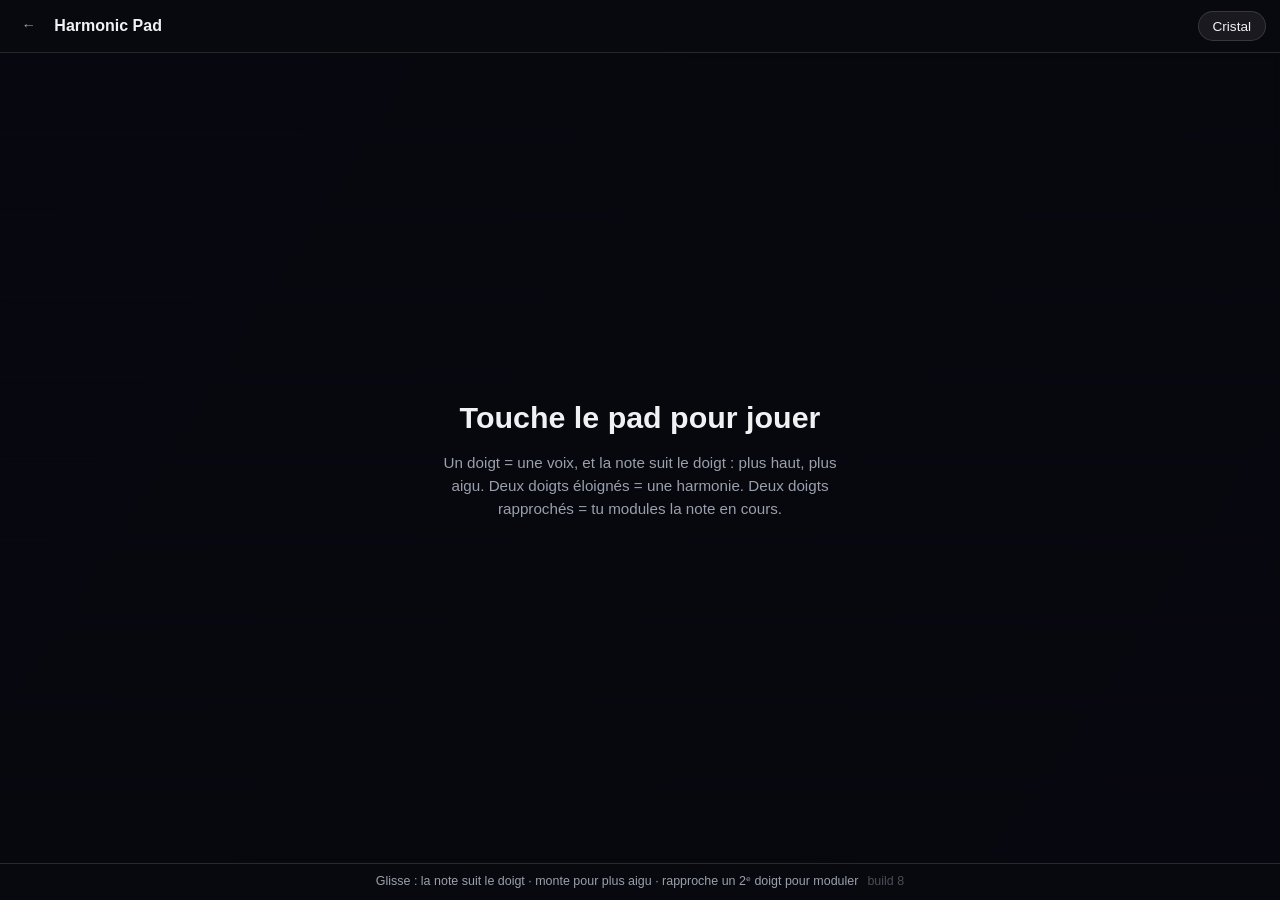
<file: poc/harmonic-pad.html>
<!DOCTYPE html>
<html lang="fr">
<head>
<meta charset="UTF-8">
<meta name="viewport" content="width=device-width, initial-scale=1.0, maximum-scale=1.0, user-scalable=no, viewport-fit=cover">
<title>Harmonic Pad — POC</title>
<meta name="description" content="Pad musical Web Audio : chaque doigt ajoute une harmonie, deux doigts proches modulent la note.">
<meta name="theme-color" content="#08080f">
<style>
  :root {
    --bg: #08080f;
    --panel: rgba(255, 255, 255, 0.07);
    --border: rgba(255, 255, 255, 0.13);
    --text: #f0f1f3;
    --muted: #9aa1ac;
    --accent: #7dd3fc;
  }

  * { box-sizing: border-box; }

  html, body {
    height: 100%;
    margin: 0;
    overscroll-behavior: none;
  }

  body {
    display: flex;
    flex-direction: column;
    background: var(--bg);
    color: var(--text);
    font-family: -apple-system, BlinkMacSystemFont, "Segoe UI", Roboto, Helvetica, Arial, sans-serif;
    line-height: 1.5;
    -webkit-user-select: none;
    user-select: none;
    -webkit-tap-highlight-color: transparent;
    overflow: hidden;
    transition: background-color 1.2s ease;
  }

  header {
    flex: 0 0 auto;
    display: flex;
    align-items: center;
    gap: 0.7rem;
    padding: max(0.7rem, env(safe-area-inset-top)) 0.9rem 0.7rem;
    border-bottom: 1px solid var(--border);
    position: relative;
    z-index: 3;
  }

  .back {
    color: var(--muted);
    text-decoration: none;
    font-size: 0.9rem;
    padding: 0.25rem 0.45rem;
    border-radius: 8px;
  }

  .back:hover { color: var(--text); background: var(--panel); }

  h1 {
    margin: 0;
    margin-right: auto;
    font-size: 1rem;
    font-weight: 600;
  }

  .chip {
    display: inline-flex;
    align-items: center;
    gap: 0.35rem;
    background: var(--panel);
    border: 1px solid var(--border);
    color: var(--text);
    border-radius: 999px;
    padding: 0.4rem 0.85rem;
    font-size: 0.85rem;
    font-family: inherit;
    cursor: pointer;
    transition: border-color 0.15s ease, color 0.15s ease, background 0.15s ease;
  }

  .chip:hover { border-color: rgba(255, 255, 255, 0.3); }

  .chip[aria-pressed="true"],
  .chip[aria-expanded="true"],
  .chip.selected {
    border-color: var(--accent);
    color: var(--accent);
    background: rgba(125, 211, 252, 0.1);
  }

  .pad-wrap {
    position: relative;
    flex: 1 1 auto;
    min-height: 0;
  }

  canvas {
    position: absolute;
    inset: 0;
    width: 100%;
    height: 100%;
    display: block;
    touch-action: none;
    cursor: crosshair;
  }

  /* ---- panneau de réglages ---- */

  .sheet {
    position: absolute;
    top: 0;
    left: 0;
    right: 0;
    z-index: 2;
    background: rgba(12, 12, 20, 0.94);
    backdrop-filter: blur(14px);
    border-bottom: 1px solid var(--border);
    padding: 1rem 0.9rem 1.2rem;
    display: flex;
    flex-direction: column;
    gap: 1.1rem;
    transform: translateY(-100%);
    transition: transform 0.28s cubic-bezier(0.22, 1, 0.36, 1), opacity 0.28s ease;
    opacity: 0;
    max-height: 100%;
    overflow-y: auto;
  }

  .sheet.open {
    transform: translateY(0);
    opacity: 1;
  }

  .sheet h2 {
    margin: 0 0 0.55rem;
    font-size: 0.72rem;
    font-weight: 600;
    text-transform: uppercase;
    letter-spacing: 0.1em;
    color: var(--muted);
  }

  .options {
    display: flex;
    flex-wrap: wrap;
    gap: 0.45rem;
  }

  .row {
    display: flex;
    flex-wrap: wrap;
    align-items: center;
    gap: 0.6rem;
  }

  .octave {
    display: inline-flex;
    align-items: center;
    background: var(--panel);
    border: 1px solid var(--border);
    border-radius: 999px;
    overflow: hidden;
  }

  .octave button {
    background: none;
    border: 0;
    color: var(--text);
    font-family: inherit;
    font-size: 1.05rem;
    line-height: 1;
    padding: 0.45rem 0.85rem;
    cursor: pointer;
  }

  .octave button:active { background: rgba(255, 255, 255, 0.12); }

  .octave span {
    font-size: 0.85rem;
    color: var(--muted);
    min-width: 5rem;
    text-align: center;
  }

  /* ---- écran de démarrage ---- */

  .overlay {
    position: absolute;
    inset: 0;
    z-index: 4;
    display: flex;
    flex-direction: column;
    align-items: center;
    justify-content: center;
    gap: 0.7rem;
    background: rgba(8, 8, 15, 0.85);
    backdrop-filter: blur(3px);
    text-align: center;
    padding: 1.5rem;
    transition: opacity 0.45s ease;
  }

  .overlay.hidden { opacity: 0; pointer-events: none; }

  .overlay strong { font-size: clamp(1.3rem, 5vw, 1.9rem); font-weight: 600; }

  .overlay p {
    margin: 0;
    color: var(--muted);
    max-width: 26rem;
    font-size: 0.95rem;
  }

  footer {
    flex: 0 0 auto;
    padding: 0.55rem 0.9rem max(0.55rem, env(safe-area-inset-bottom));
    color: var(--muted);
    font-size: 0.78rem;
    border-top: 1px solid var(--border);
    text-align: center;
  }

  .build {
    opacity: 0.45;
    font-variant-numeric: tabular-nums;
    margin-left: 0.35rem;
  }

  @media (max-width: 560px) {
    h1 { font-size: 0.95rem; }
    footer { font-size: 0.72rem; }
  }
</style>
</head>
<body>

<header>
  <a class="back" href="../index.html">←</a>
  <h1>Harmonic Pad</h1>
  <button type="button" class="chip" id="menu-toggle" aria-expanded="false">Ambiance</button>
</header>

<div class="pad-wrap">
  <canvas id="pad"></canvas>

  <div class="sheet" id="sheet">
    <section>
      <h2>Ambiance</h2>
      <div class="options" id="ambiance-options"></div>
    </section>
    <section>
      <h2>Gamme</h2>
      <div class="options" id="scale-options"></div>
    </section>
    <section>
      <h2>Effets</h2>
      <div class="options">
        <button type="button" class="chip" id="fx-reverb" aria-pressed="true">Réverbe</button>
        <button type="button" class="chip" id="fx-delay" aria-pressed="true">Delay</button>
        <button type="button" class="chip" id="fx-dry">Son brut</button>
      </div>
    </section>
    <section>
      <h2>Registre</h2>
      <div class="row">
        <div class="octave">
          <button type="button" id="oct-down" aria-label="Octave inférieure">−</button>
          <span id="oct-label">Octave 0</span>
          <button type="button" id="oct-up" aria-label="Octave supérieure">+</button>
        </div>
        <button type="button" class="chip" id="drone" aria-pressed="false">Bourdon</button>
      </div>
    </section>
  </div>

  <div class="overlay" id="overlay">
    <strong>Touche le pad pour jouer</strong>
    <p>Un doigt = une voix, et la note suit le doigt : plus haut, plus aigu. Deux doigts éloignés = une harmonie. Deux doigts rapprochés = tu modules la note en cours.</p>
  </div>
</div>

<footer id="hint">Glisse : la note suit le doigt · monte pour plus aigu · rapproche un 2ᵉ doigt pour moduler <span class="build">build 8</span></footer>

<script>
(() => {
  'use strict';

  /* ======================================================== ambiances ==== */

  const AMBIANCES = {
    cristal: {
      label: 'Cristal',
      hueBase: 186, hueSpread: 120,
      bg: ['#0a0a18', '#07070f', '#0c0816'],
      css: '#08080f',
      partials: [
        { type: 'sine',     ratio: 1,    gain: 0.5,  detune: 0 },
        { type: 'sine',     ratio: 2.01, gain: 0.26, detune: 4 },
        { type: 'triangle', ratio: 3.99, gain: 0.1,  detune: -3 },
        { type: 'sine',     ratio: 0.5,  gain: 0.22, detune: 0 },
      ],
      attack: 0.008, decayTau: 0.55, sustain: 0.55, releaseTau: 0.3,
      filterBase: 420, filterRange: 18, q: 2.2,
      reverb: 0.32, delayMix: 0.26, delayTime: 0.3, feedback: 0.34,
      drone: 0.15, vibRate: 5.2,
    },
    nappe: {
      label: 'Nappe',
      hueBase: 258, hueSpread: 95,
      bg: ['#120a1c', '#0a0713', '#170b18'],
      css: '#0d0812',
      partials: [
        { type: 'sawtooth', ratio: 1,    gain: 0.26, detune: -7 },
        { type: 'sawtooth', ratio: 1,    gain: 0.24, detune: 8 },
        { type: 'triangle', ratio: 2,    gain: 0.16, detune: 0 },
        { type: 'sine',     ratio: 0.5,  gain: 0.3,  detune: 0 },
      ],
      attack: 0.32, decayTau: 1.2, sustain: 0.92, releaseTau: 0.7,
      filterBase: 260, filterRange: 13, q: 1.2,
      reverb: 0.4, delayMix: 0.16, delayTime: 0.44, feedback: 0.28,
      drone: 0.19, vibRate: 4.3,
    },
    vapeur: {
      label: 'Vapeur',
      hueBase: 152, hueSpread: 70,
      bg: ['#06121a', '#050d12', '#08161c'],
      css: '#061016',
      partials: [
        { type: 'sine',     ratio: 1,   gain: 0.52, detune: 0 },
        { type: 'sine',     ratio: 1.5, gain: 0.16, detune: 6 },
        { type: 'triangle', ratio: 2,   gain: 0.12, detune: -5 },
        { type: 'sine',     ratio: 0.5, gain: 0.26, detune: 0 },
      ],
      attack: 0.14, decayTau: 0.9, sustain: 0.8, releaseTau: 0.9,
      filterBase: 330, filterRange: 11, q: 1.6,
      reverb: 0.45, delayMix: 0.3, delayTime: 0.52, feedback: 0.4,
      drone: 0.16, vibRate: 3.6,
    },
    neon: {
      label: 'Néon',
      hueBase: 296, hueSpread: 130,
      bg: ['#170a1d', '#0c0611', '#1c0a16'],
      css: '#100713',
      partials: [
        { type: 'sawtooth', ratio: 1,   gain: 0.4,  detune: 0 },
        { type: 'square',   ratio: 1,   gain: 0.12, detune: 9 },
        { type: 'sawtooth', ratio: 2,   gain: 0.14, detune: -6 },
        { type: 'sine',     ratio: 0.5, gain: 0.24, detune: 0 },
      ],
      attack: 0.004, decayTau: 0.2, sustain: 0.4, releaseTau: 0.18,
      filterBase: 520, filterRange: 16, q: 5.5,
      reverb: 0.22, delayMix: 0.3, delayTime: 0.21, feedback: 0.38,
      drone: 0.12, vibRate: 6.1,
    },
    bois: {
      label: 'Bois',
      hueBase: 18,  hueSpread: 60,
      bg: ['#1a1008', '#100a06', '#1c1109'],
      css: '#120c07',
      partials: [
        { type: 'triangle', ratio: 1,    gain: 0.5,  detune: 0 },
        { type: 'sine',     ratio: 3.01, gain: 0.14, detune: 0 },
        { type: 'sine',     ratio: 6.2,  gain: 0.06, detune: 0 },
        { type: 'sine',     ratio: 0.5,  gain: 0.18, detune: 0 },
      ],
      attack: 0.005, decayTau: 0.35, sustain: 0.35, releaseTau: 0.25,
      filterBase: 380, filterRange: 14, q: 3,
      reverb: 0.28, delayMix: 0.2, delayTime: 0.26, feedback: 0.28,
      drone: 0.13, vibRate: 5.6,
    },
  };

  const SCALES = {
    'penta-min': { label: 'Pentatonique mineure', steps: [0, 3, 5, 7, 10] },
    'penta-maj': { label: 'Pentatonique majeure', steps: [0, 2, 4, 7, 9] },
    'hirajoshi': { label: 'Hirajoshi', steps: [0, 2, 3, 7, 8] },
    'lydien':    { label: 'Lydien', steps: [0, 2, 4, 6, 7, 9, 11] },
    'dorien':    { label: 'Dorien', steps: [0, 2, 3, 5, 7, 9, 10] },
  };

  const ROOT = 50;              // ré2
  const MAX_VOICES = 6;
  const MOD_RADIUS = 165;       // px : rayon de capture du doigt modulateur
  const VERTICAL_STEPS = 5;     // degrés de gamme entre le centre et le bord haut
  const KEYS = ['KeyA', 'KeyS', 'KeyD', 'KeyF', 'KeyG', 'KeyH', 'KeyJ', 'KeyK'];

  let ambianceKey = 'cristal';
  let scaleKey = 'penta-min';
  let octaveShift = 0;
  let droneOn = false;
  let reverbOn = true;
  let delayOn = true;
  let COLUMNS = 15;

  const amb = () => AMBIANCES[ambianceKey];
  const midiToFreq = (m) => 440 * Math.pow(2, (m - 69) / 12);
  const clamp = (v, a, b) => Math.max(a, Math.min(b, v));

  // Annuler une automation en cours avec cancelScheduledValues fait sauter le
  // paramètre à sa valeur précédente : un clic audible à chaque changement de
  // note pendant l'attaque. cancelAndHoldAtTime fige la valeur courante.
  function cancelHold(param, when) {
    if (param.cancelAndHoldAtTime) param.cancelAndHoldAtTime(when);
    else param.cancelScheduledValues(when);
  }

  // l'index peut être négatif (bas du pad) : modulo qui reste positif
  function midiFor(index) {
    const steps = SCALES[scaleKey].steps;
    const len = steps.length;
    const octave = Math.floor(index / len);
    const degree = ((index % len) + len) % len;
    return ROOT + 12 * (octave + octaveShift) + steps[degree];
  }

  // la verticale transpose la note en cours : vers le haut c'est plus aigu.
  // Tout reste quantisé sur la gamme, donc ça ne peut pas sonner faux.
  const stepFromY = (ny) => Math.round((0.5 - ny) * 2 * VERTICAL_STEPS);

  const noteIndex = (nx, ny) => columnFromX(nx) + stepFromY(ny);

  // plus la note est haute, plus elle est brillante
  function brightnessFor(index) {
    return clamp((index + VERTICAL_STEPS) / (COLUMNS - 1 + VERTICAL_STEPS * 2), 0, 1);
  }

  // la teinte suit le degré dans la gamme : la palette se répète à chaque octave,
  // ce qui garde l'identité chromatique de l'ambiance tout en distinguant les notes
  function hueFor(index) {
    const len = SCALES[scaleKey].steps.length;
    const a = amb();
    const degree = ((index % len) + len) % len;
    const octave = Math.floor(index / len);
    return (a.hueBase + (degree / len) * a.hueSpread + octave * 14 + 360) % 360;
  }

  /* ============================================================ audio ==== */

  let audio = null;
  let master, voiceBus, reverbSend, delaySend, delayNode, feedbackGain, droneGain;

  // Réverbe algorithmique (Schroeder) plutôt qu'une convolution de bruit.
  // Convoluer du bruit, même bien filtré, pose un voile de souffle sur chaque
  // note : c'est du bruit, par construction. Ici la queue est faite de peignes
  // récursifs diffusés par des passe-tout : c'est lisse, ça n'a aucun caractère
  // de souffle, et ça coûte bien moins cher qu'un convolueur.

  // Peigne récursif. Rien d'autre qu'un gain dans la boucle : mesuré, un
  // passe-bas d'amortissement placé ici ajoute assez de gain pour que la queue
  // ne s'éteigne plus (le Q d'un passe-bas s'exprime en dB dans Web Audio, et
  // même à 0,5 la boucle atteignait 1). L'amortissement est donc fait en
  // sortie, hors boucle, où il ne peut rien déstabiliser.
  const COMB_FEEDBACK = 0.86;
  const combFeedbacks = [];

  function comb(time, feedback) {
    const input = audio.createGain();
    const delay = audio.createDelay(0.2);
    delay.delayTime.value = time;
    const fb = audio.createGain();
    fb.gain.value = feedback;

    input.connect(delay);
    delay.connect(fb);
    fb.connect(delay);
    combFeedbacks.push(fb.gain);
    return { input, output: delay };
  }

  // Passe-tout de Schroeder : densifie les échos sans colorer le spectre.
  // Le signal réinjecté en aval doit être pris APRÈS la sommation, pas sur
  // l'entrée : sinon ce n'est plus un passe-tout et le gain monte à 2,6 par
  // endroits.
  function allpass(time, g) {
    const input = audio.createGain();
    const output = audio.createGain();
    const sum = audio.createGain();
    const delay = audio.createDelay(0.2);
    delay.delayTime.value = time;
    const fb = audio.createGain();
    fb.gain.value = g;
    const ff = audio.createGain();
    ff.gain.value = -g;

    input.connect(sum);
    sum.connect(delay);
    delay.connect(fb);
    fb.connect(sum);
    sum.connect(ff);
    ff.connect(output);
    delay.connect(output);
    return { input, output };
  }

  function buildReverb(destination) {
    const input = audio.createGain();
    const merge = audio.createGain();
    // chaque peigne a un gain de 1/(1 - feedback) ~ 7 en régime établi, et ils
    // sont quatre : on compense pour que la sortie reste au niveau de l'entrée
    merge.gain.value = 0.06;

    // durées volontairement non harmoniques, sinon la queue sonne métallique
    [0.0437, 0.0503, 0.0547, 0.0613].forEach((time) => {
      const c = comb(time, COMB_FEEDBACK);
      input.connect(c.input);
      c.output.connect(merge);
    });

    // amortissement en sortie : la queue reste sombre, sans risque d'emballement
    const damping = audio.createBiquadFilter();
    damping.type = 'lowpass';
    damping.frequency.value = 2800;
    damping.Q.value = 0;
    merge.connect(damping);

    let node = damping;
    [[0.005, 0.7], [0.0117, 0.7]].forEach(([time, g]) => {
      const ap = allpass(time, g);
      node.connect(ap.input);
      node = ap.output;
    });

    const width = audio.createStereoPanner();
    width.pan.value = 0;
    node.connect(width);
    width.connect(destination);
    return input;
  }

  // saturation douce de sécurité : pente 1 à bas niveau, plafonne vers ±0.9
  function softClipCurve() {
    const n = 2048;
    const curve = new Float32Array(n);
    const k = 1.1;
    for (let i = 0; i < n; i++) {
      const x = (i / (n - 1)) * 2 - 1;
      curve[i] = Math.tanh(x * k) / k;
    }
    return curve;
  }

  function initAudio() {
    if (audio) return;
    audio = new (window.AudioContext || window.webkitAudioContext)();

    master = audio.createGain();
    master.gain.value = 0.8;

    // Coupe le subsonique, qui ne s'entend pas mais mange de la marge et fait
    // vibrer les petits haut-parleurs. Assez bas pour laisser intact le grave
    // musical des notes les plus basses sur de bons écouteurs.
    const rumble = audio.createBiquadFilter();
    rumble.type = 'highpass';
    rumble.frequency.value = 50;
    rumble.Q.value = 0.7;

    const compressor = audio.createDynamicsCompressor();
    compressor.threshold.value = -10;
    compressor.knee.value = 18;
    compressor.ratio.value = 4;
    compressor.attack.value = 0.005;
    compressor.release.value = 0.25;

    // gain de rattrapage après compression, avant l'écrêteur : c'est lui qui donne
    // le volume final, l'écrêteur garantit qu'on ne dépasse jamais le 0 dBFS
    const makeup = audio.createGain();
    makeup.gain.value = 1.8;

    const limiter = audio.createWaveShaper();
    limiter.curve = softClipCurve();
    limiter.oversample = '2x';

    master.connect(rumble);
    rumble.connect(compressor);
    compressor.connect(makeup);
    makeup.connect(limiter);
    limiter.connect(audio.destination);

    // toutes les voix passent par ce bus : son gain compense la polyphonie
    voiceBus = audio.createGain();
    voiceBus.gain.value = 2.8;
    voiceBus.connect(master);

    reverbSend = audio.createGain();
    reverbSend.gain.value = 0;
    voiceBus.connect(reverbSend);
    reverbSend.connect(buildReverb(master));

    delayNode = audio.createDelay(1.5);
    const damp = audio.createBiquadFilter();
    damp.type = 'lowpass';
    damp.frequency.value = 2200;
    damp.Q.value = 0;
    feedbackGain = audio.createGain();
    feedbackGain.gain.value = 0;
    delayNode.connect(damp);
    damp.connect(feedbackGain);
    feedbackGain.connect(delayNode);
    delaySend = audio.createGain();
    delaySend.gain.value = 0;
    voiceBus.connect(delaySend);
    delaySend.connect(delayNode);
    delayNode.connect(master);

    buildDrone();
    applyAmbianceAudio(0);
  }

  // Le niveau d'une voix est fixé une fois pour toutes à sa naissance, d'après
  // la densité du moment. Faire varier le gain du bus commun à chaque note
  // faisait pomper tout le mix (les notes déjà en train de sonner baissaient
  // de 3 dB en 80 ms dès qu'une nouvelle arrivait) : c'est ce qui rendait le
  // jeu rapide instable. Le compresseur et l'écrêteur gardent la marge.
  const densityGain = () => 0.55 + 0.45 / Math.sqrt(voices.size + 1);

  const droneOscs = [];

  function buildDrone() {
    droneGain = audio.createGain();
    droneGain.gain.value = 0;

    const filter = audio.createBiquadFilter();
    filter.type = 'lowpass';
    filter.frequency.value = 620;
    filter.Q.value = 0.8;

    const lfo = audio.createOscillator();
    lfo.frequency.value = 0.07;
    const lfoDepth = audio.createGain();
    lfoDepth.gain.value = 250;
    lfo.connect(lfoDepth);
    lfoDepth.connect(filter.frequency);
    lfo.start();

    [0, 12, 19].forEach((interval, i) => {
      const osc = audio.createOscillator();
      osc.type = i === 2 ? 'sine' : 'triangle';
      osc.frequency.value = midiToFreq(ROOT + interval);
      osc.detune.value = i === 1 ? 5 : -4;
      const gain = audio.createGain();
      gain.gain.value = [0.5, 0.24, 0.16][i];
      osc.connect(gain);
      gain.connect(filter);
      osc.start();
      droneOscs.push({ osc, interval });
    });

    filter.connect(droneGain);
    droneGain.connect(master);
    droneGain.connect(reverbSend);
  }

  // Filet de sécurité : quand plus rien ne joue depuis quelques secondes, on
  // vide les boucles de réverbe et de delay. À ce stade les queues sont déjà
  // sous le seuil d'audibilité, donc ça ne s'entend pas — mais si quoi que ce
  // soit venait à s'entretenir, ça ne peut pas durer.
  let flushTimer = null;

  function scheduleFlush() {
    if (!audio) return;
    clearTimeout(flushTimer);
    flushTimer = setTimeout(() => {
      if (voices.size) return;
      const now = audio.currentTime;
      const a = amb();
      combFeedbacks.forEach((g) => {
        g.setTargetAtTime(0, now, 0.1);
        g.setTargetAtTime(COMB_FEEDBACK, now + 0.6, 0.1);
      });
      feedbackGain.gain.setTargetAtTime(0, now, 0.1);
      feedbackGain.gain.setTargetAtTime(a.feedback, now + 0.6, 0.1);
    }, 5000);
  }

  function applyAmbianceAudio(ramp = 0.8) {
    if (!audio) return;
    const now = audio.currentTime;
    const a = amb();
    reverbSend.gain.setTargetAtTime(reverbOn ? a.reverb : 0, now, ramp || 0.001);
    delaySend.gain.setTargetAtTime(delayOn ? a.delayMix : 0, now, ramp || 0.001);
    delayNode.delayTime.setTargetAtTime(a.delayTime, now, ramp || 0.001);
    feedbackGain.gain.setTargetAtTime(a.feedback, now, ramp || 0.001);
    droneGain.gain.setTargetAtTime(droneOn ? a.drone : 0, now, 0.7);
  }

  function updateDroneTuning() {
    if (!audio) return;
    const now = audio.currentTime;
    droneOscs.forEach(({ osc, interval }) => {
      osc.frequency.setTargetAtTime(midiToFreq(ROOT + interval + 12 * octaveShift), now, 0.25);
    });
  }

  /* ============================================================= voix ==== */

  const voices = new Map();      // pointerId -> voix
  const modulators = new Map();  // pointerId -> { targetId, x, y, amount }

  function createVoice(id, index, nx, ny) {
    // même note déjà tenue : on libère l'ancienne. Deux voix exactement à la
    // même fréquence s'additionnent en phase et durcissent le son.
    voices.forEach((voice, key) => {
      if (voice.index === index && !voice.released) releaseVoice(key);
    });
    if (voices.size >= MAX_VOICES) releaseVoice(voices.keys().next().value);

    const a = amb();
    const now = audio.currentTime;
    const freq = midiToFreq(midiFor(index));
    const brightness = brightnessFor(index);
    const peak = (0.1 + 0.06 * brightness) * densityGain();

    const vca = audio.createGain();
    vca.gain.value = 0;

    const tremolo = audio.createGain();   // gain modulé par le LFO de trémolo
    tremolo.gain.value = 1;

    const filter = audio.createBiquadFilter();
    filter.type = 'lowpass';
    filter.frequency.value = a.filterBase * Math.pow(a.filterRange, brightness);
    filter.Q.value = a.q;

    const panner = audio.createStereoPanner();
    panner.pan.value = (nx * 2 - 1) * 0.6;

    // les partiels démarrent tous en phase : on normalise leur somme à 1 pour que
    // le pic du premier cycle ne dépasse jamais le niveau du VCA
    const partialSum = a.partials.reduce((sum, spec) => sum + spec.gain, 0);

    const oscs = a.partials.map((spec) => {
      const osc = audio.createOscillator();
      osc.type = spec.type;
      osc.frequency.value = freq * spec.ratio;
      osc.detune.value = spec.detune || 0;
      const gain = audio.createGain();
      gain.gain.value = spec.gain / partialSum;
      osc.connect(gain);
      gain.connect(filter);
      osc.start(now);
      return { osc, ratio: spec.ratio };
    });

    filter.connect(vca);
    vca.connect(tremolo);
    tremolo.connect(panner);
    panner.connect(voiceBus);

    vca.gain.setValueAtTime(0, now);
    vca.gain.linearRampToValueAtTime(peak, now + a.attack);
    vca.gain.setTargetAtTime(peak * a.sustain, now + a.attack, a.decayTau);

    const voice = {
      id, index, col: columnFromX(nx), peak, oscs, vca, filter, panner, tremolo,
      mods: null,   // LFO vibrato, LFO trémolo et bend : créés à la demande
      x: nx, y: ny, amp: 0, target: 1, phase: Math.random() * 6.28,
      hue: hueFor(index), released: false, mod: 0, trail: [],
    };

    voices.set(id, voice);
    strike(nx, ny, voice.hue, 1);
    columnEnergy[voice.col] = 1;
    return voice;
  }

  function moveVoice(id, nx, ny) {
    const voice = voices.get(id);
    if (!voice || voice.released) return;

    const a = amb();
    const now = audio.currentTime;
    const index = noteIndex(nx, ny);
    const brightness = brightnessFor(index);

    voice.x = nx;
    voice.y = ny;

    voice.filter.frequency.setTargetAtTime(a.filterBase * Math.pow(a.filterRange, brightness), now, 0.05);
    voice.panner.pan.setTargetAtTime((nx * 2 - 1) * 0.6, now, 0.06);

    if (index !== voice.index) {
      const freq = midiToFreq(midiFor(index));
      voice.oscs.forEach(({ osc, ratio }) => osc.frequency.setTargetAtTime(freq * ratio, now, 0.035));
      cancelHold(voice.vca.gain, now);
      voice.vca.gain.setTargetAtTime(voice.peak * 1.25, now, 0.012);
      voice.vca.gain.setTargetAtTime(voice.peak * a.sustain, now + 0.06, a.decayTau);

      voice.index = index;
      voice.col = columnFromX(nx);
      voice.hue = hueFor(index);
      columnEnergy[voice.col] = 1;
      ripples.push({ x: nx, y: ny, r: 0.01, max: 0.14, hue: voice.hue, alpha: 0.5, width: 1.6 });
      burst(nx, ny, voice.hue, 9, 1.4);
    }
  }

  function releaseVoice(id) {
    const voice = voices.get(id);
    if (!voice || voice.released) return;

    const now = audio.currentTime;
    voice.released = true;
    voice.target = 0;

    const gain = voice.vca.gain;
    const releaseTau = amb().releaseTau;

    cancelHold(gain, now);
    gain.setTargetAtTime(0, now, releaseTau);

    // setTargetAtTime décroît exponentiellement et n'atteint jamais zéro :
    // couper les oscillateurs sur le reste de signal claque. On fige donc la
    // valeur atteinte (cancelAndHoldAtTime, sans saut) une fois qu'elle est
    // déjà basse, puis on descend à zéro exact en 40 ms.
    // Enchaîner directement un linearRamp après un setTarget ne marche pas :
    // la valeur de départ de la rampe est ambiguë et produit justement un clic.
    let stopAt;
    if (gain.cancelAndHoldAtTime) {
      const fadeAt = now + clamp(releaseTau * 3.5, 0.25, 1.6);
      gain.cancelAndHoldAtTime(fadeAt);
      gain.linearRampToValueAtTime(0, fadeAt + 0.04);
      stopAt = fadeAt + 0.07;
    } else {
      // repli : on laisse simplement l'exponentielle devenir inaudible
      stopAt = now + clamp(releaseTau * 7, 0.6, 4);
    }
    voice.oscs.forEach(({ osc }) => osc.stop(stopAt));
    if (voice.mods) {
      voice.mods.vibrato.stop(stopAt);
      voice.mods.tremoloOsc.stop(stopAt);
      voice.mods.bend.stop(stopAt);
    }
    voice.oscs[0].osc.onended = () => voice.panner.disconnect();

    // le modulateur attaché perd sa cible
    modulators.forEach((mod, modId) => {
      if (mod.targetId === id) modulators.delete(modId);
    });

    voices.delete(id);
    faded.push(voice);
    if (!voices.size) scheduleFlush();
  }

  /* ------------------------------------------------- doigt modulateur --- */

  function nearestVoice(px, py) {
    let best = null;
    let bestDist = MOD_RADIUS;
    voices.forEach((voice) => {
      if (voice.released) return;
      const d = Math.hypot(voice.x * W - px, voice.y * H - py);
      if (d < bestDist) { bestDist = d; best = voice; }
    });
    return best;
  }

  // La plupart des notes ne sont jamais modulées : inutile de leur faire porter
  // trois sources en permanence. On ne les crée qu'au premier doigt modulateur.
  function ensureMods(voice) {
    if (voice.mods) return voice.mods;
    const now = audio.currentTime;

    const vibrato = audio.createOscillator();
    vibrato.frequency.value = amb().vibRate;
    const vibratoDepth = audio.createGain();
    vibratoDepth.gain.value = 0;
    vibrato.connect(vibratoDepth);
    vibrato.start(now);

    const bend = audio.createConstantSource();
    bend.offset.value = 0;
    bend.start(now);

    voice.oscs.forEach(({ osc }) => {
      vibratoDepth.connect(osc.detune);
      bend.connect(osc.detune);
    });

    const tremoloOsc = audio.createOscillator();
    tremoloOsc.frequency.value = 6;
    const tremoloDepth = audio.createGain();
    tremoloDepth.gain.value = 0;
    tremoloOsc.connect(tremoloDepth);
    tremoloDepth.connect(voice.tremolo.gain);
    tremoloOsc.start(now);

    voice.mods = { vibrato, vibratoDepth, bend, tremoloOsc, tremoloDepth };
    return voice.mods;
  }

  function applyModulation(voice, mod) {
    const now = audio.currentTime;
    const mods = ensureMods(voice);
    const dx = voice.x * W - mod.x * W;
    const dy = voice.y * H - mod.y * H;
    const dist = Math.hypot(dx, dy);
    const amount = clamp(1 - dist / MOD_RADIUS, 0, 1);   // 1 = doigts collés
    mod.amount = amount;
    voice.mod = amount;

    // vibrato : de 4 à 60 cents, et le LFO accélère
    mods.vibratoDepth.gain.setTargetAtTime(4 + amount * 56, now, 0.06);
    mods.vibrato.frequency.setTargetAtTime(amb().vibRate + amount * 6, now, 0.08);
    // résonance : effet "wah"
    voice.filter.Q.setTargetAtTime(amb().q + amount * 7, now, 0.07);
    // trémolo : la base descend d'autant que la profondeur monte, donc le gain
    // instantané plafonne à 1 — ça compense aussi le pic de résonance du filtre
    const depth = amount * 0.34;
    mods.tremoloDepth.gain.setTargetAtTime(depth, now, 0.08);
    voice.tremolo.gain.setTargetAtTime(1 - depth, now, 0.08);
    mods.tremoloOsc.frequency.setTargetAtTime(4 + amount * 9, now, 0.1);
    // bend : doigt au-dessus = plus aigu (±2 demi-tons)
    const bendCents = clamp((voice.y - mod.y) * 2.4, -1, 1) * 200 * amount;
    mods.bend.offset.setTargetAtTime(bendCents, now, 0.05);
  }

  function clearModulation(voice) {
    if (!voice || voice.released) return;
    const now = audio.currentTime;
    voice.mod = 0;
    voice.filter.Q.setTargetAtTime(amb().q, now, 0.25);
    voice.tremolo.gain.setTargetAtTime(1, now, 0.25);
    if (!voice.mods) return;
    voice.mods.vibratoDepth.gain.setTargetAtTime(0, now, 0.25);
    voice.mods.vibrato.frequency.setTargetAtTime(amb().vibRate, now, 0.25);
    voice.mods.tremoloDepth.gain.setTargetAtTime(0, now, 0.25);
    voice.mods.bend.offset.setTargetAtTime(0, now, 0.2);
  }

  /* ========================================================== visuels ==== */

  const canvas = document.getElementById('pad');
  const c = canvas.getContext('2d');
  const overlay = document.getElementById('overlay');

  let W = 0, H = 0, bgGradient = null;
  const particles = [];
  const ripples = [];
  const faded = [];
  let columnEnergy = new Array(COLUMNS).fill(0);

  const columnFromX = (nx) => clamp(Math.floor(nx * COLUMNS), 0, COLUMNS - 1);

  // Créer un dégradé radial et une chaîne hsla() par particule et par frame
  // alloue des centaines d'objets par seconde : le ramasse-miettes finit par
  // bloquer le thread principal et l'audio décroche (grésillement). On pré-rend
  // donc une lueur par tranche de teinte, et on ne fait plus que des drawImage.
  const SPRITE = 128;
  const HUE_BUCKETS = 36;
  const sprites = [];

  function buildSprites() {
    sprites.length = 0;
    for (let i = 0; i < HUE_BUCKETS; i++) {
      const hue = (i * 360) / HUE_BUCKETS;
      const off = document.createElement('canvas');
      off.width = off.height = SPRITE;
      const g = off.getContext('2d');
      const r = SPRITE / 2;
      const grad = g.createRadialGradient(r, r, 0, r, r, r);
      grad.addColorStop(0,    `hsla(${hue}, 100%, 95%, 1)`);
      grad.addColorStop(0.12, `hsla(${hue}, 100%, 82%, 0.82)`);
      grad.addColorStop(0.4,  `hsla(${hue}, 95%, 62%, 0.3)`);
      grad.addColorStop(1,    `hsla(${hue}, 90%, 50%, 0)`);
      g.fillStyle = grad;
      g.fillRect(0, 0, SPRITE, SPRITE);
      sprites.push(off);
    }
  }

  const bucketOf = (hue) =>
    ((Math.round((hue / 360) * HUE_BUCKETS) % HUE_BUCKETS) + HUE_BUCKETS) % HUE_BUCKETS;

  const spriteFor = (hue) => sprites[bucketOf(hue)];

  const HUE_STRINGS = [];
  for (let i = 0; i < HUE_BUCKETS; i++) {
    HUE_STRINGS.push(`hsl(${(i * 360) / HUE_BUCKETS}, 95%, 70%)`);
  }

  const colorFor = (hue) => HUE_STRINGS[bucketOf(hue)];

  function drawGlow(hue, x, y, radius, alpha) {
    if (alpha <= 0.004) return;
    c.globalAlpha = Math.min(1, alpha);
    c.drawImage(spriteFor(hue), x - radius, y - radius, radius * 2, radius * 2);
    c.globalAlpha = 1;
  }

  function buildGradient() {
    const a = amb();
    bgGradient = c.createLinearGradient(0, 0, W, H);
    bgGradient.addColorStop(0, a.bg[0]);
    bgGradient.addColorStop(0.5, a.bg[1]);
    bgGradient.addColorStop(1, a.bg[2]);
  }

  function resize() {
    // Le rendu interne est volontairement en dessous de la densité de l'écran :
    // tout le visuel est fait de lueurs floues, donc la différence ne se voit
    // pas, alors que le nombre de pixels à remplir par frame est divisé par
    // deux à quatre. C'est ce qui garde le thread principal disponible pour
    // déclencher les notes à l'heure quand on joue vite.
    const dpr = Math.min(window.devicePixelRatio || 1, window.innerWidth < 620 ? 1 : 1.5);
    const rect = canvas.getBoundingClientRect();
    W = rect.width;
    H = rect.height;
    canvas.width = Math.max(1, Math.floor(W * dpr));
    canvas.height = Math.max(1, Math.floor(H * dpr));
    c.setTransform(dpr, 0, 0, dpr, 0, 0);

    // colonnes plus larges sur mobile pour rester jouable au doigt
    const wanted = W < 620 ? 9 : 15;
    if (wanted !== COLUMNS) {
      COLUMNS = wanted;
      columnEnergy = new Array(COLUMNS).fill(0);
      voices.forEach((voice) => { voice.col = Math.min(voice.col, COLUMNS - 1); });
    }

    buildGradient();
    buildColumnGradients();
    c.fillStyle = bgGradient;
    c.fillRect(0, 0, W, H);
  }

  function burst(nx, ny, hue, count, speedScale = 1) {
    for (let i = 0; i < count; i++) {
      const angle = Math.random() * Math.PI * 2;
      const speed = (0.4 + Math.random() * 2.4) * speedScale;
      particles.push({
        x: nx * W, y: ny * H,
        vx: Math.cos(angle) * speed,
        vy: Math.sin(angle) * speed - 0.4,
        life: 1,
        decay: 0.008 + Math.random() * 0.013,
        size: 1 + Math.random() * 2.6,
        hue,
      });
    }
    const maxParticles = W < 620 ? 200 : 360;
    if (particles.length > maxParticles) particles.splice(0, particles.length - maxParticles);
  }

  // impact visuel d'une nouvelle note
  function strike(nx, ny, hue, power) {
    burst(nx, ny, hue, Math.round(26 * power), 1.2);
    ripples.push({ x: nx, y: ny, r: 0.005, max: 0.34 * power, hue, alpha: 0.95, width: 2.6 });
    ripples.push({ x: nx, y: ny, r: 0.005, max: 0.2 * power, hue, alpha: 0.7, width: 1.4, speed: 0.009 });
    flashes.push({ x: nx, y: ny, life: 1, hue });
  }

  const flashes = [];

  let columnGradients = [];

  function buildColumnGradients() {
    columnGradients = [];
    for (let i = 0; i < COLUMNS; i++) {
      const hue = hueFor(i);
      const grad = c.createLinearGradient(0, H, 0, 0);
      grad.addColorStop(0, `hsla(${hue}, 92%, 62%, 0.17)`);
      grad.addColorStop(1, `hsla(${hue}, 92%, 62%, 0)`);
      columnGradients.push(grad);
    }
  }

  function drawColumns() {
    const colWidth = W / COLUMNS;
    for (let i = 0; i < COLUMNS; i++) {
      const energy = columnEnergy[i];
      if (energy < 0.004) continue;
      c.globalAlpha = energy;
      c.fillStyle = columnGradients[i];
      c.fillRect(i * colWidth, 0, colWidth, H);
      columnEnergy[i] = energy * 0.94;
    }
    c.globalAlpha = 1;
  }

  // paliers de transposition verticale, très discrets
  function drawRows() {
    const rows = VERTICAL_STEPS * 2;
    c.strokeStyle = 'rgba(255, 255, 255, 0.035)';
    c.lineWidth = 1;
    c.beginPath();
    for (let i = 1; i < rows; i++) {
      const y = Math.round((i / rows) * H) + 0.5;
      c.moveTo(0, y);
      c.lineTo(W, y);
    }
    c.stroke();
  }

  function drawTrail(voice) {
    if (voice.trail.length < 2) return;
    c.globalAlpha = 0.22 * voice.amp;
    c.strokeStyle = colorFor(voice.hue);
    c.lineWidth = 1 + 4 * voice.amp;
    c.lineCap = 'round';
    c.lineJoin = 'round';
    c.beginPath();
    c.moveTo(voice.trail[0].x * W, voice.trail[0].y * H);
    for (let i = 1; i < voice.trail.length; i++) {
      c.lineTo(voice.trail[i].x * W, voice.trail[i].y * H);
    }
    c.stroke();
    c.globalAlpha = 1;
  }

  function drawLinks(active) {
    c.lineWidth = 1.2;
    for (let i = 0; i < active.length; i++) {
      for (let j = i + 1; j < active.length; j++) {
        const a = active[i], b = active[j];
        const alpha = 0.32 * a.amp * b.amp;
        if (alpha < 0.01) continue;
        c.globalAlpha = alpha;
        c.strokeStyle = colorFor((a.hue + b.hue) / 2);
        c.beginPath();
        c.moveTo(a.x * W, a.y * H);
        c.lineTo(b.x * W, b.y * H);
        c.stroke();
      }
    }
    c.globalAlpha = 1;
  }

  // arc électrique entre le doigt modulateur et la note qu'il déforme
  function drawModulation(time) {
    modulators.forEach((mod) => {
      const voice = voices.get(mod.targetId);
      if (!voice) return;
      const ax = voice.x * W, ay = voice.y * H;
      const bx = mod.x * W, by = mod.y * H;
      const amount = mod.amount;
      const segments = 9;

      for (let pass = 0; pass < 2; pass++) {
        c.globalAlpha = Math.min(1, (pass ? 0.5 : 0.8) * (0.25 + amount));
        c.strokeStyle = pass ? '#ffffff' : colorFor(voice.hue);
        c.lineWidth = pass ? 1 : 2.5 + amount * 2.5;
        c.beginPath();
        c.moveTo(ax, ay);
        for (let s = 1; s < segments; s++) {
          const t = s / segments;
          const jitter = (Math.sin(time * 0.02 + s * 2.1 + pass * 3) * 0.5 + Math.random() - 0.5)
                       * 26 * amount * Math.sin(Math.PI * t);
          const nxp = -(by - ay), nyp = bx - ax;
          const len = Math.hypot(nxp, nyp) || 1;
          c.lineTo(ax + (bx - ax) * t + (nxp / len) * jitter,
                   ay + (by - ay) * t + (nyp / len) * jitter);
        }
        c.lineTo(bx, by);
        c.stroke();
      }

      // anneaux de déformation autour de la note modulée
      const rings = 3;
      c.strokeStyle = colorFor(voice.hue);
      for (let r = 0; r < rings; r++) {
        const phase = (time * 0.003 + r / rings) % 1;
        const radius = (40 + 90 * phase) * (0.4 + amount);
        c.globalAlpha = (1 - phase) * 0.4 * amount;
        c.lineWidth = 1.5;
        c.beginPath();
        c.arc(ax, ay, radius, 0, Math.PI * 2);
        c.stroke();
      }

      // le doigt modulateur : il s'estompe en fondant dans la note qu'il déforme
      c.globalAlpha = 1;
      const radius = 34 - 12 * amount;
      drawGlow(voice.hue, bx, by, radius, 0.22 + 0.3 * (1 - amount));
    });
  }

  function drawOrb(voice, time) {
    const x = voice.x * W;
    const y = voice.y * H;
    const wobble = voice.mod * 6 * Math.sin(time * 0.02 + voice.phase);
    const pulse = 1 + 0.07 * Math.sin(time * 0.005 + voice.phase) + voice.mod * 0.12;
    const radius = (26 + 54 * voice.amp) * pulse;

    drawGlow(voice.hue, x, y + wobble, radius, 0.9 * voice.amp);
    drawGlow(voice.hue, x, y + wobble, 6 + 6 * voice.amp, 0.9 * voice.amp);
  }

  function frame(time) {
    c.globalCompositeOperation = 'source-over';
    c.globalAlpha = 0.17;
    c.fillStyle = bgGradient;
    c.fillRect(0, 0, W, H);
    c.globalAlpha = 1;

    drawColumns();
    drawRows();
    c.globalCompositeOperation = 'lighter';

    // particules
    for (let i = particles.length - 1; i >= 0; i--) {
      const p = particles[i];
      p.x += p.vx; p.y += p.vy;
      p.vy += 0.012; p.vx *= 0.985; p.vy *= 0.985;
      p.life -= p.decay;
      if (p.life <= 0) { particles.splice(i, 1); continue; }
      drawGlow(p.hue, p.x, p.y, p.size * p.life * 2.4, p.life * 0.5);
    }

    // ondes de choc
    const diagonal = Math.hypot(W, H);
    for (let i = ripples.length - 1; i >= 0; i--) {
      const r = ripples[i];
      r.r += r.speed || 0.006;
      r.alpha *= 0.955;
      if (r.r > r.max || r.alpha < 0.01) { ripples.splice(i, 1); continue; }
      c.globalAlpha = r.alpha;
      c.strokeStyle = colorFor(r.hue);
      c.lineWidth = (r.width || 2) * r.alpha;
      c.beginPath();
      c.arc(r.x * W, r.y * H, r.r * diagonal, 0, Math.PI * 2);
      c.stroke();
    }
    c.globalAlpha = 1;

    // éclair d'impact
    for (let i = flashes.length - 1; i >= 0; i--) {
      const f = flashes[i];
      f.life -= 0.09;
      if (f.life <= 0) { flashes.splice(i, 1); continue; }
      const radius = 90 * (1 - f.life) + 20;
      drawGlow(f.hue, f.x * W, f.y * H, radius, f.life * 0.5);
    }

    const active = [];
    voices.forEach((voice) => {
      voice.amp += (voice.target - voice.amp) * 0.16;
      voice.trail.push({ x: voice.x, y: voice.y });
      if (voice.trail.length > 16) voice.trail.shift();
      active.push(voice);
      columnEnergy[voice.col] = Math.max(columnEnergy[voice.col], 0.6 + 0.4 * voice.mod);
      if (Math.random() < 0.35 + voice.mod * 0.5) {
        particles.push({
          x: voice.x * W + (Math.random() - 0.5) * 26,
          y: voice.y * H + (Math.random() - 0.5) * 26,
          vx: (Math.random() - 0.5) * (0.5 + voice.mod * 2),
          vy: -0.25 - Math.random() * 0.6,
          life: 1, decay: 0.012,
          size: 0.8 + Math.random() * 1.6,
          hue: voice.hue,
        });
      }
    });

    for (let i = faded.length - 1; i >= 0; i--) {
      const voice = faded[i];
      voice.amp += (0 - voice.amp) * 0.07;
      if (voice.trail.length) voice.trail.shift();
      if (voice.amp < 0.015) { faded.splice(i, 1); continue; }
      active.push(voice);
    }

    active.forEach(drawTrail);
    drawLinks(active);
    drawModulation(time);
    active.forEach((voice) => drawOrb(voice, time));

    c.globalCompositeOperation = 'source-over';
    requestAnimationFrame(frame);
  }

  /* ========================================================== entrées ==== */

  let started = false;

  function start() {
    if (started) return;
    started = true;
    initAudio();
    overlay.classList.add('hidden');
  }

  function normalized(event) {
    const rect = canvas.getBoundingClientRect();
    return {
      nx: clamp((event.clientX - rect.left) / rect.width, 0, 1),
      ny: clamp((event.clientY - rect.top) / rect.height, 0, 1),
    };
  }

  canvas.addEventListener('pointerdown', (event) => {
    start();
    if (audio.state === 'suspended') audio.resume();
    canvas.setPointerCapture(event.pointerId);

    const { nx, ny } = normalized(event);
    const target = nearestVoice(nx * W, ny * H);

    if (target) {
      // deuxième doigt tout près : on module la note existante
      const mod = { targetId: target.id, x: nx, y: ny, amount: 0 };
      modulators.set(event.pointerId, mod);
      applyModulation(target, mod);
      ripples.push({ x: nx, y: ny, r: 0.005, max: 0.12, hue: target.hue, alpha: 0.8, width: 2 });
      burst(nx, ny, target.hue, 14, 0.8);
    } else {
      createVoice(event.pointerId, noteIndex(nx, ny), nx, ny);
    }
  });

  canvas.addEventListener('pointermove', (event) => {
    const { nx, ny } = normalized(event);
    const mod = modulators.get(event.pointerId);
    if (mod) {
      mod.x = nx;
      mod.y = ny;
      const target = voices.get(mod.targetId);
      if (target) applyModulation(target, mod);
      return;
    }
    if (voices.has(event.pointerId)) moveVoice(event.pointerId, nx, ny);
  });

  ['pointerup', 'pointercancel', 'pointerout'].forEach((type) => {
    canvas.addEventListener(type, (event) => {
      const mod = modulators.get(event.pointerId);
      if (mod) {
        clearModulation(voices.get(mod.targetId));
        modulators.delete(event.pointerId);
        return;
      }
      releaseVoice(event.pointerId);
    });
  });

  // bonus desktop : molette = octave
  canvas.addEventListener('wheel', (event) => {
    event.preventDefault();
    setOctave(octaveShift + (event.deltaY < 0 ? 1 : -1));
  }, { passive: false });

  window.addEventListener('keydown', (event) => {
    if (event.repeat) return;
    const index = KEYS.indexOf(event.code);
    if (index === -1) return;
    event.preventDefault();
    start();
    if (audio.state === 'suspended') audio.resume();
    const id = 'key-' + event.code;
    if (voices.has(id)) return;
    const col = Math.min(index, COLUMNS - 1);
    createVoice(id, col, (col + 0.5) / COLUMNS, 0.5);
  });

  window.addEventListener('keyup', (event) => releaseVoice('key-' + event.code));

  /* ========================================================= réglages ==== */

  const sheet = document.getElementById('sheet');
  const menuToggle = document.getElementById('menu-toggle');
  const octLabel = document.getElementById('oct-label');
  const droneButton = document.getElementById('drone');

  function openSheet() {
    sheet.classList.add('open');
    menuToggle.setAttribute('aria-expanded', 'true');
  }

  function closeSheet() {
    sheet.classList.remove('open');
    menuToggle.setAttribute('aria-expanded', 'false');
  }

  menuToggle.addEventListener('click', () => {
    sheet.classList.contains('open') ? closeSheet() : openSheet();
  });

  // menu ouvert : tout appui en dehors des réglages le referme, sans jouer de note
  document.addEventListener('pointerdown', (event) => {
    if (!sheet.classList.contains('open')) return;
    if (event.target.closest('#menu-toggle, .chip, .octave, button')) return;
    closeSheet();
    if (canvas.contains(event.target)) event.stopPropagation();
  }, true);

  function buildOptions(container, entries, currentKey, onPick) {
    container.innerHTML = '';
    entries.forEach(([key, label]) => {
      const button = document.createElement('button');
      button.type = 'button';
      button.className = 'chip' + (key === currentKey ? ' selected' : '');
      button.textContent = label;
      button.addEventListener('click', () => {
        [...container.children].forEach((child) => child.classList.remove('selected'));
        button.classList.add('selected');
        onPick(key);
      });
      container.appendChild(button);
    });
  }

  buildOptions(
    document.getElementById('ambiance-options'),
    Object.entries(AMBIANCES).map(([key, value]) => [key, value.label]),
    ambianceKey,
    (key) => {
      ambianceKey = key;
      menuToggle.textContent = AMBIANCES[key].label;
      document.body.style.backgroundColor = AMBIANCES[key].css;
      document.querySelector('meta[name="theme-color"]').setAttribute('content', AMBIANCES[key].css);
      buildGradient();
      buildColumnGradients();
      applyAmbianceAudio();
      // les voix en cours reprennent la couleur de la nouvelle palette
      voices.forEach((voice) => { voice.hue = hueFor(voice.index); });
    }
  );

  buildOptions(
    document.getElementById('scale-options'),
    Object.entries(SCALES).map(([key, value]) => [key, value.label]),
    scaleKey,
    (key) => { scaleKey = key; buildColumnGradients(); retuneActive(); }
  );

  function setOctave(value) {
    const next = clamp(value, -2, 2);
    if (next === octaveShift) return;
    octaveShift = next;
    octLabel.textContent = 'Octave ' + (octaveShift > 0 ? '+' : '') + octaveShift;
    retuneActive();
    updateDroneTuning();
  }

  function retuneActive() {
    if (!audio) return;
    const now = audio.currentTime;
    voices.forEach((voice) => {
      const freq = midiToFreq(midiFor(voice.index));
      voice.oscs.forEach(({ osc, ratio }) => osc.frequency.setTargetAtTime(freq * ratio, now, 0.05));
    });
  }

  document.getElementById('oct-up').addEventListener('click', () => setOctave(octaveShift + 1));
  document.getElementById('oct-down').addEventListener('click', () => setOctave(octaveShift - 1));

  const reverbButton = document.getElementById('fx-reverb');
  const delayButton = document.getElementById('fx-delay');
  const dryButton = document.getElementById('fx-dry');

  function refreshFx() {
    reverbButton.setAttribute('aria-pressed', String(reverbOn));
    delayButton.setAttribute('aria-pressed', String(delayOn));
    dryButton.setAttribute('aria-pressed', String(!reverbOn && !delayOn && !droneOn));
    droneButton.setAttribute('aria-pressed', String(droneOn));
    applyAmbianceAudio(0.08);
  }

  reverbButton.addEventListener('click', () => { reverbOn = !reverbOn; refreshFx(); });
  delayButton.addEventListener('click', () => { delayOn = !delayOn; refreshFx(); });

  // tout couper d'un coup : on entend les oscillateurs seuls, sans aucun effet
  dryButton.addEventListener('click', () => {
    const bare = reverbOn || delayOn || droneOn;
    reverbOn = delayOn = !bare;
    droneOn = false;
    refreshFx();
  });

  droneButton.addEventListener('click', () => {
    droneOn = !droneOn;
    refreshFx();
  });

  /* ============================================================= boot ==== */

  overlay.addEventListener('pointerdown', start);
  window.addEventListener('resize', resize);
  window.addEventListener('orientationchange', () => setTimeout(resize, 120));
  menuToggle.textContent = AMBIANCES[ambianceKey].label;
  buildSprites();
  resize();
  requestAnimationFrame(frame);
})();
</script>
</body>
</html>
</file>
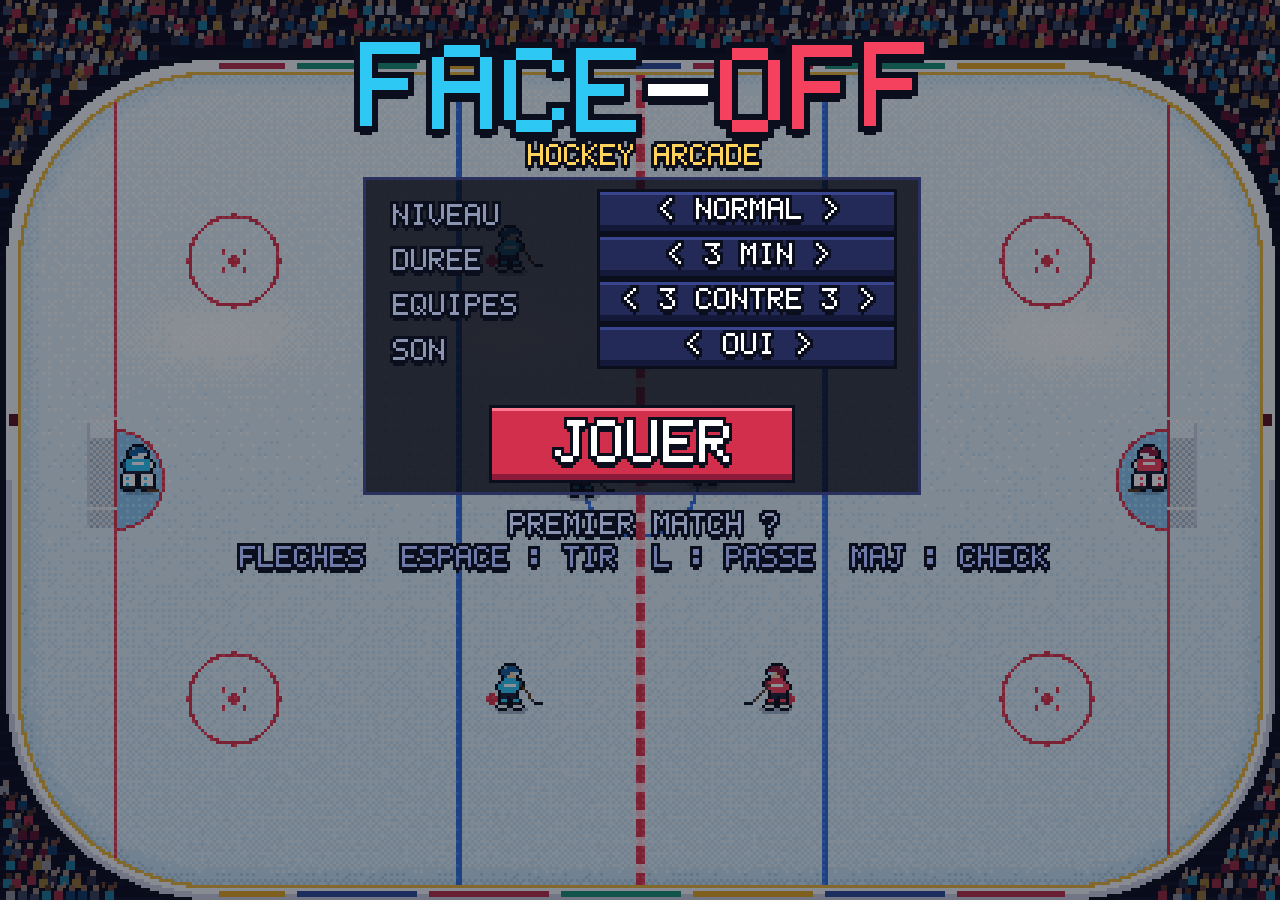
<file: poc/hockey-arcade.html>
<!DOCTYPE html>
<html lang="fr">
<head>
<meta charset="UTF-8">
<meta name="viewport" content="width=device-width, initial-scale=1.0, maximum-scale=1.0, user-scalable=no, viewport-fit=cover">
<title>Face-Off — Hockey arcade</title>
<meta name="description" content="Hockey arcade en pixel art, joueur contre ordinateur, jouable en mode paysage sur téléphone.">
<meta name="theme-color" content="#070914">
<meta name="apple-mobile-web-app-capable" content="yes">
<meta name="mobile-web-app-capable" content="yes">
<style>
  html, body {
    margin: 0;
    height: 100%;
    background: #070914;
    overflow: hidden;
    overscroll-behavior: none;
    -webkit-user-select: none;
    user-select: none;
    -webkit-touch-callout: none;
    -webkit-tap-highlight-color: transparent;
  }
  canvas {
    position: fixed;
    inset: 0;
    width: 100vw;
    height: 100vh;
    height: 100dvh;
    display: block;
    touch-action: none;
    image-rendering: pixelated;
    cursor: pointer;
  }
</style>
</head>
<body>
<canvas id="ecran"></canvas>
<script>
(() => {
  'use strict';

  /* ================================================================
     Tout le jeu est dessiné dans un petit canvas basse résolution
     (~200 px de haut), puis agrandi d'un facteur entier sans lissage :
     chaque pixel logique devient un bloc net. La patinoire s'adapte à
     la largeur de l'écran, les tribunes remplissent le reste.
     ================================================================ */

  const ecran = document.getElementById('ecran');
  const ctx = ecran.getContext('2d');
  const bas = document.createElement('canvas');
  const g = bas.getContext('2d');

  let W = 400, H = 200, ECHELLE = 1;
  let rink = null;
  let portrait = false;

  const PAS = 1 / 120;
  const BUT_DEMI = 15;     // demi-largeur de l'ouverture des cages
  const BUT_PROF = 9;      // profondeur des filets
  const VMAX = 100;        // vitesse de patinage de base (px/s)
  const ACCEL = 640;

  /* ---------------------------------------------------- réglages ---- */

  const NIVEAUX = [
    { nom: 'FACILE', vit: 0.80, reac: 0.40, err: 0.085, poke: 0.45, check: 0.5, gk: 1.5, antic: 0.1, portee: 115 },
    { nom: 'NORMAL', vit: 0.93, reac: 0.24, err: 0.05, poke: 0.85, check: 1.1, gk: 1.9, antic: 0.25, portee: 135 },
    { nom: 'PRO',    vit: 1.03, reac: 0.11, err: 0.028, poke: 1.35, check: 1.9, gk: 2.4, antic: 0.4, portee: 155 },
  ];
  const DUREES = [120, 180, 300];
  const EFFECTIFS = [2, 3];

  const CLE = 'hockey-arcade-v1';
  const pref = { niveau: 1, duree: 1, effectif: 1, son: true, victoires: [0, 0, 0], matchs: [0, 0, 0] };
  try { Object.assign(pref, JSON.parse(localStorage.getItem(CLE) || '{}')); } catch (e) { /* stockage indisponible */ }
  const sauve = () => { try { localStorage.setItem(CLE, JSON.stringify(pref)); } catch (e) { /* tant pis */ } };

  /* ---------------------------------------------------- palette ---- */

  const EQUIPES = [
    { nom: 'VOUS', maillot: '#2ec8f5', fonce: '#155f9e', clair: '#b6f0ff', casque: '#155f9e' },
    { nom: 'CPU',  maillot: '#f5415e', fonce: '#8c1b3a', clair: '#ffc2cc', casque: '#8c1b3a' },
  ];
  const C = {
    nuit: '#070914', contour: '#0b0e1d', rouge: '#d8344d', bleu: '#2f6fdb',
    zone: '#8cc8f2', planche: '#f3f5fb', plancheOmbre: '#c9cfe0', plinthe: '#e7b53c',
    blanc: '#ffffff', or: '#ffd35c', gris: '#8a93b0',
  };

  /* ================================================= police pixel ==== */

  const GLYPHES = {
    A: '01110 10001 10001 11111 10001 10001 10001', B: '11110 10001 10001 11110 10001 10001 11110',
    C: '01110 10001 10000 10000 10000 10001 01110', D: '11110 10001 10001 10001 10001 10001 11110',
    E: '11111 10000 10000 11110 10000 10000 11111', F: '11111 10000 10000 11110 10000 10000 10000',
    G: '01110 10001 10000 10111 10001 10001 01111', H: '10001 10001 10001 11111 10001 10001 10001',
    I: '01110 00100 00100 00100 00100 00100 01110', J: '00111 00010 00010 00010 00010 10010 01100',
    K: '10001 10010 10100 11000 10100 10010 10001', L: '10000 10000 10000 10000 10000 10000 11111',
    M: '10001 11011 10101 10101 10001 10001 10001', N: '10001 10001 11001 10101 10011 10001 10001',
    O: '01110 10001 10001 10001 10001 10001 01110', P: '11110 10001 10001 11110 10000 10000 10000',
    Q: '01110 10001 10001 10001 10101 10010 01101', R: '11110 10001 10001 11110 10100 10010 10001',
    S: '01111 10000 10000 01110 00001 00001 11110', T: '11111 00100 00100 00100 00100 00100 00100',
    U: '10001 10001 10001 10001 10001 10001 01110', V: '10001 10001 10001 10001 10001 01010 00100',
    W: '10001 10001 10001 10101 10101 10101 01010', X: '10001 10001 01010 00100 01010 10001 10001',
    Y: '10001 10001 01010 00100 00100 00100 00100', Z: '11111 00001 00010 00100 01000 10000 11111',
    'É': '00010 00100 11111 10000 11110 10000 11111', 'È': '01000 00100 11111 10000 11110 10000 11111',
    0: '01110 10001 10011 10101 11001 10001 01110', 1: '00100 01100 00100 00100 00100 00100 01110',
    2: '01110 10001 00001 00010 00100 01000 11111', 3: '11111 00010 00100 00010 00001 10001 01110',
    4: '00010 00110 01010 10010 11111 00010 00010', 5: '11111 10000 11110 00001 00001 10001 01110',
    6: '00110 01000 10000 11110 10001 10001 01110', 7: '11111 00001 00010 00100 01000 01000 01000',
    8: '01110 10001 10001 01110 10001 10001 01110', 9: '01110 10001 10001 01111 00001 00010 01100',
    ':': '00000 01100 01100 00000 01100 01100 00000', '!': '00100 00100 00100 00100 00100 00000 00100',
    '?': '01110 10001 00001 00010 00100 00000 00100', '.': '00000 00000 00000 00000 00000 01100 01100',
    '-': '00000 00000 00000 11111 00000 00000 00000', '+': '00000 00100 00100 11111 00100 00100 00000',
    '/': '00000 00001 00010 00100 01000 10000 00000', "'": '00100 00100 01000 00000 00000 00000 00000',
    '<': '00010 00100 01000 10000 01000 00100 00010', '>': '01000 00100 00010 00001 00010 00100 01000',
    '|': '00000 11011 11011 11011 11011 11011 00000',
  };
  for (const k in GLYPHES) GLYPHES[k] = GLYPHES[k].split(' ');

  const cacheTexte = new Map();
  const largeurTexte = (s, e = 1) => (s.length ? s.length * 6 - 1 : 0) * e;

  // Rend un texte (avec contour sombre d'un pixel) dans un petit canvas mis en cache.
  function texteCanvas(s, couleur, e, contour) {
    const cle = s + '|' + couleur + '|' + e + '|' + contour;
    let c = cacheTexte.get(cle);
    if (c) return c;
    if (cacheTexte.size > 400) cacheTexte.clear();
    const lw = largeurTexte(s, e), lh = 7 * e;
    c = document.createElement('canvas');
    c.width = lw + 2 * e + 2; c.height = lh + 2 * e + 3;
    const x = c.getContext('2d');
    const trace = (ox, oy, col) => {
      x.fillStyle = col;
      for (let i = 0; i < s.length; i++) {
        const gl = GLYPHES[s[i]];
        if (!gl) continue;
        for (let r = 0; r < 7; r++) for (let q = 0; q < 5; q++) {
          if (gl[r][q] === '1') x.fillRect(ox + (i * 6 + q) * e, oy + r * e, e, e);
        }
      }
    };
    if (contour) {
      const o = Math.max(1, e >> 1);
      trace(e + 1, e + 1 + o + 1, contour);  // ombre portée
      for (const [dx, dy] of [[-1, 0], [1, 0], [0, -1], [0, 1], [-1, -1], [1, 1], [1, -1], [-1, 1]]) {
        trace(e + 1 + dx * o, e + 1 + dy * o, contour);
      }
    }
    trace(e + 1, e + 1, couleur);
    cacheTexte.set(cle, c);
    return c;
  }

  function texte(s, x, y, couleur = C.blanc, e = 1, align = 'c', contour = C.contour) {
    s = String(s).toUpperCase();
    const c = texteCanvas(s, couleur, e, contour);
    const lw = largeurTexte(s, e);
    let ox = x;
    if (align === 'c') ox = x - lw / 2;
    else if (align === 'd') ox = x - lw;
    g.drawImage(c, Math.round(ox - e - 1), Math.round(y - e - 1));
  }

  /* ============================================== primitives pixel == */

  function px(x, y, w, h, col) { g.fillStyle = col; g.fillRect(Math.round(x), Math.round(y), w, h); }

  function ligne(x0, y0, x1, y1, col) {
    x0 = Math.round(x0); y0 = Math.round(y0); x1 = Math.round(x1); y1 = Math.round(y1);
    g.fillStyle = col;
    const dx = Math.abs(x1 - x0), sx = x0 < x1 ? 1 : -1;
    const dy = -Math.abs(y1 - y0), sy = y0 < y1 ? 1 : -1;
    let err = dx + dy;
    for (let n = 0; n < 200; n++) {
      g.fillRect(x0, y0, 1, 1);
      if (x0 === x1 && y0 === y1) break;
      const e2 = 2 * err;
      if (e2 >= dy) { err += dy; x0 += sx; }
      if (e2 <= dx) { err += dx; y0 += sy; }
    }
  }

  function disque(cx, cy, r, col) {
    g.fillStyle = col;
    cx = Math.round(cx); cy = Math.round(cy);
    for (let dy = -r; dy <= r; dy++) {
      const w = Math.floor(Math.sqrt(r * r - dy * dy + r * 0.8));
      g.fillRect(cx - w, cy + dy, w * 2 + 1, 1);
    }
  }

  function anneau(cx, cy, r, col, part = 1, epais = 1) {
    g.fillStyle = col;
    cx = Math.round(cx); cy = Math.round(cy);
    const n = Math.ceil(r * 8);
    for (let i = 0; i < n * part; i++) {
      const a = -Math.PI / 2 + (i / n) * Math.PI * 2;
      for (let k = 0; k < epais; k++) {
        g.fillRect(Math.round(cx + Math.cos(a) * (r - k)), Math.round(cy + Math.sin(a) * (r - k)), 1, 1);
      }
    }
  }

  function ellipseOmbre(cx, cy, rx, ry, alpha) {
    g.fillStyle = `rgba(20,40,80,${alpha})`;
    cx = Math.round(cx); cy = Math.round(cy);
    for (let dy = -ry; dy <= ry; dy++) {
      const w = Math.round(rx * Math.sqrt(1 - (dy * dy) / ((ry + 0.5) * (ry + 0.5))));
      g.fillRect(cx - w, cy + dy, w * 2 + 1, 1);
    }
  }

  /* ================================================== sprites ======= */

  // Silhouettes tournées vers la droite ; le contour sombre est ajouté
  // automatiquement autour de chaque pixel opaque, puis on retourne pour
  // la gauche. H casque, V visière, S peau, J maillot, L bande claire,
  // G gants, P culotte, K patin, B lame, M chaussettes.
  const PATINEUR = [
    [
      '..HHHH...', '.HHHHHH..', '.HHHSVV..', '..HSSS...', '..JJJJ...', '.JJJJJJG.',
      'JJLLLLJG.', 'JJJJJJJ..', '.JJJJJ...', '.PPPPP...', '.PP.PP...', '.MM..MM..',
      '.KK..KK..', 'BBB..BBB.',
    ],
    [
      '..HHHH...', '.HHHHHH..', '.HHHSVV..', '..HSSS...', '..JJJJ...', '.JJJJJJG.',
      'JJLLLLJG.', 'JJJJJJJ..', '.JJJJJ...', '.PPPPP...', 'PP...PP..', 'MM....MM.',
      'KK.....KK', 'BB....BBB',
    ],
    [
      '..HHHH...', '.HHHHHH..', '.HHHSVV..', '..HSSS...', '..JJJJ...', '.JJJJJJG.',
      'JJLLLLJG.', 'JJJJJJJ..', '.JJJJJ...', '..PPPP...', '..PPP....', '..MMM....',
      '..KKK....', '.BBBBB...',
    ],
  ];
  const GARDIEN = [
    '...HHHH....', '..HHHHHH...', '..HHHWWW...', '...WWWW....', '.JJJJJJJJ..',
    'GJJLLLLJJC.', 'GJJJJJJJJC.', '.JJJJJJJJ..', '.PPPPPPPP..', 'DDDD..DDDD.',
    'DEDD..DEDD.', 'DDDD..DDDD.', 'DEDD..DEDD.', 'KKKK..KKKK.',
  ];

  function fabriqueSprite(motif, eq) {
    const pal = {
      H: eq.casque, V: '#bfe9ff', S: '#f1c7a0', J: eq.maillot, L: C.blanc, G: eq.fonce,
      P: '#1d2340', K: '#23262e', B: '#e6edf5', M: eq.maillot, W: '#eef2f8', C: C.blanc,
      D: C.blanc, E: eq.maillot,
    };
    const h = motif.length, w = motif[0].length;
    const c = document.createElement('canvas');
    c.width = w + 2; c.height = h + 2;
    const x = c.getContext('2d');
    const plein = (i, j) => j >= 0 && j < h && i >= 0 && i < w && motif[j][i] !== '.';
    x.fillStyle = C.contour;
    for (let j = -1; j <= h; j++) for (let i = -1; i <= w; i++) {
      if (!plein(i, j) && (plein(i - 1, j) || plein(i + 1, j) || plein(i, j - 1) || plein(i, j + 1))) {
        x.fillRect(i + 1, j + 1, 1, 1);
      }
    }
    for (let j = 0; j < h; j++) for (let i = 0; i < w; i++) {
      const k = motif[j][i];
      if (k === '.') continue;
      x.fillStyle = pal[k];
      x.fillRect(i + 1, j + 1, 1, 1);
    }
    // une touche de lumière sur le haut du casque
    x.fillStyle = 'rgba(255,255,255,0.55)';
    for (let i = 0; i < w; i++) { if (motif[0][i] === 'H') { x.fillRect(i + 1, 1, 1, 1); break; } }
    const r = document.createElement('canvas');
    r.width = c.width; r.height = c.height;
    const rx = r.getContext('2d');
    rx.translate(r.width, 0); rx.scale(-1, 1); rx.drawImage(c, 0, 0);
    return [c, r];
  }

  const SPR = EQUIPES.map((eq) => PATINEUR.map((m) => fabriqueSprite(m, eq)));
  const SPR_GK = EQUIPES.map((eq) => fabriqueSprite(GARDIEN, eq));

  /* ================================================== audio ========= */

  const Son = {
    ac: null, sortie: null, foule: null, bruit: null,
    init() {
      if (this.ac) { if (this.ac.state === 'suspended') this.ac.resume(); return; }
      const AC = window.AudioContext || window.webkitAudioContext;
      if (!AC) return;
      const ac = this.ac = new AC();
      const comp = ac.createDynamicsCompressor();
      this.sortie = ac.createGain();
      this.sortie.gain.value = pref.son ? 0.7 : 0;
      this.sortie.connect(comp); comp.connect(ac.destination);
      const n = ac.sampleRate * 1.5;
      this.bruit = ac.createBuffer(1, n, ac.sampleRate);
      const d = this.bruit.getChannelData(0);
      for (let i = 0; i < n; i++) d[i] = Math.random() * 2 - 1;
      // la rumeur de la foule : du bruit filtré en boucle
      const src = ac.createBufferSource();
      src.buffer = this.bruit; src.loop = true;
      const bp = ac.createBiquadFilter(); bp.type = 'bandpass'; bp.frequency.value = 650; bp.Q.value = 0.5;
      this.foule = ac.createGain(); this.foule.gain.value = 0.03;
      src.connect(bp); bp.connect(this.foule); this.foule.connect(this.sortie);
      src.start();
    },
    actif() { return this.ac && pref.son; },
    muet(m) { if (this.sortie) this.sortie.gain.value = m ? 0 : 0.7; },
    souffle(dur, type, freq, q, vol, delai = 0) {
      if (!this.actif()) return;
      const ac = this.ac, t = ac.currentTime + delai;
      const s = ac.createBufferSource(); s.buffer = this.bruit;
      const f = ac.createBiquadFilter(); f.type = type; f.frequency.value = freq; f.Q.value = q;
      const gn = ac.createGain();
      gn.gain.setValueAtTime(vol, t); gn.gain.exponentialRampToValueAtTime(0.001, t + dur);
      s.connect(f); f.connect(gn); gn.connect(this.sortie);
      s.start(t, Math.random()); s.stop(t + dur + 0.02);
    },
    ton(freq, dur, type, vol, vers, delai = 0) {
      if (!this.actif()) return;
      const ac = this.ac, t = ac.currentTime + delai;
      const o = ac.createOscillator(); o.type = type; o.frequency.setValueAtTime(freq, t);
      if (vers) o.frequency.exponentialRampToValueAtTime(vers, t + dur);
      const gn = ac.createGain();
      gn.gain.setValueAtTime(0.0001, t);
      gn.gain.exponentialRampToValueAtTime(vol, t + 0.005);
      gn.gain.exponentialRampToValueAtTime(0.0001, t + dur);
      o.connect(gn); gn.connect(this.sortie);
      o.start(t); o.stop(t + dur + 0.02);
    },
    frappe(p) { this.souffle(0.05, 'bandpass', 2200 + p * 1800, 1.3, 0.3 + 0.5 * p); this.ton(200 + 90 * p, 0.07, 'triangle', 0.25); },
    touche() { this.souffle(0.03, 'bandpass', 3200, 2, 0.12); },
    bande(p) { this.souffle(0.14, 'lowpass', 520, 0.8, Math.min(0.7, 0.15 + p)); this.ton(90, 0.12, 'sine', 0.3 * Math.min(1, p + 0.2)); },
    poteau() { this.ton(1240, 0.55, 'sine', 0.22); this.ton(2490, 0.35, 'sine', 0.1); this.ton(3710, 0.2, 'sine', 0.05); },
    jambiere() { this.souffle(0.09, 'lowpass', 1100, 1, 0.55); this.ton(140, 0.08, 'sine', 0.3); },
    charge() { this.souffle(0.22, 'lowpass', 320, 0.7, 0.9); this.ton(70, 0.2, 'sine', 0.5, 40); },
    elan() { this.souffle(0.16, 'highpass', 2600, 0.7, 0.12); },
    raclement() { this.souffle(0.14, 'highpass', 4200, 0.8, 0.07); },
    clic() { this.ton(700, 0.04, 'square', 0.06); },
    sifflet(long) {
      if (!this.actif()) return;
      const ac = this.ac, t = ac.currentTime, d = long ? 0.9 : 0.35;
      const o = ac.createOscillator(); o.type = 'sine'; o.frequency.value = 2850;
      const lfo = ac.createOscillator(); lfo.frequency.value = 32;
      const lg = ac.createGain(); lg.gain.value = 140;
      lfo.connect(lg); lg.connect(o.frequency);
      const gn = ac.createGain();
      gn.gain.setValueAtTime(0.0001, t); gn.gain.exponentialRampToValueAtTime(0.13, t + 0.02);
      gn.gain.setValueAtTime(0.13, t + d - 0.08); gn.gain.exponentialRampToValueAtTime(0.0001, t + d);
      o.connect(gn); gn.connect(this.sortie);
      o.start(t); lfo.start(t); o.stop(t + d + 0.05); lfo.stop(t + d + 0.05);
    },
    klaxon() {
      if (!this.actif()) return;
      const ac = this.ac, t = ac.currentTime;
      const lp = ac.createBiquadFilter(); lp.type = 'lowpass'; lp.frequency.value = 1300;
      const gn = ac.createGain();
      gn.gain.setValueAtTime(0.0001, t); gn.gain.exponentialRampToValueAtTime(0.2, t + 0.06);
      gn.gain.setValueAtTime(0.2, t + 1.5); gn.gain.exponentialRampToValueAtTime(0.0001, t + 2.1);
      lp.connect(gn); gn.connect(this.sortie);
      for (const f of [146.8, 185, 220, 293.6]) {
        const o = ac.createOscillator(); o.type = 'sawtooth'; o.frequency.value = f;
        o.connect(lp); o.start(t); o.stop(t + 2.2);
      }
    },
    ovation(niveau) {
      if (!this.actif() || !this.foule) return;
      const gn = this.foule.gain, t = this.ac.currentTime;
      gn.cancelScheduledValues(t);
      gn.setValueAtTime(gn.value, t);
      gn.linearRampToValueAtTime(0.03 + 0.3 * niveau, t + 0.25);
      gn.linearRampToValueAtTime(0.03, t + 3.5);
    },
  };

  const vibre = (ms) => { try { navigator.vibrate && navigator.vibrate(ms); } catch (e) { /* non supporté */ } };

  /* ================================================== patinoire ===== */

  function dispose() {
    const dpr = Math.min(window.devicePixelRatio || 1, 3);
    const dw = Math.round(window.innerWidth * dpr), dh = Math.round(window.innerHeight * dpr);
    ecran.width = dw; ecran.height = dh;
    portrait = window.innerHeight > window.innerWidth * 1.05;
    ECHELLE = Math.max(1, Math.floor(portrait ? Math.min(dh / 360, dw / 180) : Math.min(dh / 196, dw / 360)));
    W = Math.ceil(dw / ECHELLE); H = Math.ceil(dh / ECHELLE);
    bas.width = W; bas.height = H;
    g.imageSmoothingEnabled = false;
    if (!portrait) placePatinoire();
  }

  function placePatinoire() {
    const haut = 25, marge = 5;
    const h = Math.max(120, H - haut - marge);
    const w = Math.max(240, Math.min(W - 14, Math.round(h * 2.25)));
    const ancien = rink;
    rink = { x: Math.round((W - w) / 2), y: haut, w, h, r: Math.round(h * 0.24) };
    rink.cx = rink.x + w / 2; rink.cy = rink.y + Math.round(h / 2);
    const recul = Math.round(Math.max(26, w * 0.075));
    rink.butG = rink.x + recul; rink.butD = rink.x + w - recul;
    rink.bleueG = Math.round(rink.x + w * 0.35); rink.bleueD = Math.round(rink.x + w * 0.65);
    if (ancien && jeu) {
      const map = (o) => {
        o.x = rink.x + (o.x - ancien.x) * rink.w / ancien.w;
        o.y = rink.y + (o.y - ancien.y) * rink.h / ancien.h;
      };
      jeu.patineurs.forEach(map); map(jeu.palet);
    }
    construitGlace();
    construitFoule();
    rayures = document.createElement('canvas');
    rayures.width = W; rayures.height = H;
  }

  // distance signée au bord intérieur des bandes (négative sur la glace)
  function distBande(x, y) {
    const ix0 = rink.x + rink.r, ix1 = rink.x + rink.w - rink.r;
    const iy0 = rink.y + rink.r, iy1 = rink.y + rink.h - rink.r;
    const qx = Math.min(Math.max(x, ix0), ix1), qy = Math.min(Math.max(y, iy0), iy1);
    return Math.hypot(x - qx, y - qy) - rink.r;
  }

  let glace = null, foule = [null, null], rayures = null;
  const BAYER = [0, 8, 2, 10, 12, 4, 14, 6, 3, 11, 1, 9, 15, 7, 13, 5];
  const hex = (h) => [parseInt(h.slice(1, 3), 16), parseInt(h.slice(3, 5), 16), parseInt(h.slice(5, 7), 16)];
  const TEINTES_GLACE = ['#93b8d6', '#afd0e9', '#c9e4f5', '#e1f2fc', '#f4fbff', '#ffffff'].map(hex);

  function marquage(x, y) {
    const { cx, cy } = rink;
    const fx = x + 0.5, fy = y + 0.5;
    // zones de but (demi-disques devant chaque cage)
    for (const [gx, dir] of [[rink.butG, 1], [rink.butD, -1]]) {
      const dx = (fx - gx) * dir, dy = fy - cy;
      if (dx >= 0) {
        const rr = Math.hypot(dx, dy);
        if (rr < 17 && rr >= 16) return C.rouge;
        if (rr < 16) return C.zone;
      }
    }
    if (x === rink.butG || x === rink.butD) return C.rouge;
    if (Math.abs(fx - rink.cx) <= 1) return (Math.floor(fy / 3) % 3 === 0) ? '#f3c7cf' : C.rouge;
    if (x === rink.bleueG || x === rink.bleueG + 1 || x === rink.bleueD || x === rink.bleueD - 1) return C.bleu;
    const dc = Math.hypot(fx - cx, fy - cy);
    if (Math.abs(dc - 19) < 0.55) return C.bleu;
    if (dc < 2) return C.bleu;
    const oy = Math.round(rink.h * 0.27);
    for (const gx of [rink.butG + 40, rink.butD - 40]) {
      for (const sy of [-1, 1]) {
        const d = Math.hypot(fx - gx, fy - (cy + sy * oy));
        if (Math.abs(d - 15) < 0.55 && d > 0) return C.rouge;
        if (d < 1.9) return C.rouge;
        // petits traits de mise au jeu
        if (Math.abs(fy - (cy + sy * oy)) > 2 && Math.abs(fy - (cy + sy * oy)) < 4.5 && Math.abs(Math.abs(fx - gx) - 3.5) < 0.6) return C.rouge;
      }
    }
    for (const gx of [rink.bleueG + 12, rink.bleueD - 12]) {
      for (const sy of [-1, 1]) if (Math.hypot(fx - gx, fy - (cy + sy * oy)) < 1.9) return C.rouge;
    }
    return null;
  }

  function construitGlace() {
    glace = document.createElement('canvas');
    glace.width = W; glace.height = H;
    const gc = glace.getContext('2d');
    const img = gc.createImageData(W, H);
    const d = img.data;
    const lumieres = [];
    for (let i = 0; i < 4; i++) lumieres.push([rink.x + rink.w * (0.16 + i * 0.227), rink.y + rink.h * 0.32]);
    const pose = (i, c, a = 255) => { d[i] = c[0]; d[i + 1] = c[1]; d[i + 2] = c[2]; d[i + 3] = a; };
    const PL = hex(C.planche), PLO = hex(C.plancheOmbre), PLI = hex(C.plinthe), CT = hex(C.contour);
    const PUB = [hex('#2b4c9b'), hex('#b9314d'), hex('#1c8f7a'), hex('#e0a526')];
    for (let y = 0; y < H; y++) for (let x = 0; x < W; x++) {
      const i = (y * W + x) * 4;
      const db = distBande(x + 0.5, y + 0.5);
      if (db > 6.5) continue;
      if (db > 0) {
        if (db <= 1.2) pose(i, PLI);
        else if (db <= 5) {
          // bande blanche, avec des panneaux publicitaires sur les longs côtés
          const droit = x > rink.x + rink.r && x < rink.x + rink.w - rink.r;
          if (droit && db > 2 && db <= 4.2 && ((x - rink.x) % 44) > 3) {
            const k = Math.floor((x - rink.x) / 44) + (y < rink.cy ? 0 : 2);
            pose(i, PUB[k % PUB.length]);
          } else pose(i, y < rink.cy || db < 3 ? PL : PLO);
        } else pose(i, CT);
        continue;
      }
      const m = marquage(x, y);
      if (m) {
        const c = hex(m);
        const eclat = (BAYER[(y & 3) * 4 + (x & 3)] < 3) ? 22 : 0;
        pose(i, [Math.min(255, c[0] + eclat), Math.min(255, c[1] + eclat), Math.min(255, c[2] + eclat)]);
        continue;
      }
      let t = 0.5 + 0.18 * (1 - (y - rink.y) / rink.h);
      for (const [lx, ly] of lumieres) {
        const ex = (x - lx) / 26, ey = (y - ly) / 11;
        t += 0.28 * Math.exp(-(ex * ex + ey * ey));
      }
      if (db > -7) t -= (1 + db / 7) * 0.22;
      const hsh = Math.sin(x * 12.9898 + y * 78.233) * 43758.5453;
      t += ((hsh - Math.floor(hsh)) - 0.5) * 0.07;
      const v = Math.max(0, Math.min(0.999, t)) * (TEINTES_GLACE.length - 1);
      const k = Math.floor(v);
      const seuil = (BAYER[(y & 3) * 4 + (x & 3)] + 0.5) / 16;
      pose(i, TEINTES_GLACE[Math.min(TEINTES_GLACE.length - 1, (v - k) > seuil ? k + 1 : k)]);
    }
    gc.putImageData(img, 0, 0);
  }

  // Les tribunes : deux images légèrement différentes, alternées quand la foule saute.
  function construitFoule() {
    const couleurs = [EQUIPES[0].maillot, EQUIPES[0].fonce, EQUIPES[1].maillot, EQUIPES[1].fonce, '#e8e8f0', '#f2c14e', '#5b6b8c', '#3b3f5c'];
    const peaux = ['#f1c7a0', '#d9a07a', '#a86b4a', '#7a4a33', '#f6d7bd'];
    const gens = [];
    for (let y = 1; y < H; y += 5) {
      for (let x = 1 + ((y / 5) & 1) * 2; x < W; x += 4) {
        if (distBande(x + 1, y + 2) < 9) continue;
        if (Math.random() < 0.12) continue;
        gens.push({ x: x + ((Math.random() * 2) | 0) - 1, y, c: couleurs[(Math.random() * couleurs.length) | 0], p: peaux[(Math.random() * peaux.length) | 0], s: Math.random() });
      }
    }
    for (let f = 0; f < 2; f++) {
      const c = document.createElement('canvas');
      c.width = W; c.height = H;
      const x = c.getContext('2d');
      x.fillStyle = '#0d1126'; x.fillRect(0, 0, W, H);
      // gradins
      x.fillStyle = '#141a36';
      for (let y = 0; y < H; y += 5) x.fillRect(0, y + 4, W, 1);
      for (const p of gens) {
        const saute = f === 1 && p.s > 0.35 ? -1 : 0;
        x.fillStyle = p.c; x.fillRect(p.x, p.y + 2 + saute, 3, 3);
        x.fillStyle = p.p; x.fillRect(p.x + 1, p.y + saute, 2, 2);
        if (f === 1 && p.s > 0.8) { x.fillStyle = p.p; x.fillRect(p.x - 1, p.y - 1 + saute, 1, 2); x.fillRect(p.x + 3, p.y - 1 + saute, 1, 2); }
      }
      // pénombre de l'aréna
      x.fillStyle = 'rgba(6,8,22,0.42)'; x.fillRect(0, 0, W, H);
      foule[f] = c;
    }
  }

  /* ================================================== entités ======= */

  function nouveauPatineur(eq, rang) {
    return {
      eq, rang, x: 0, y: 0, vx: 0, vy: 0, face: eq === 0 ? 0 : Math.PI, r: 5,
      tient: false, recupCd: 0, elanT: 0, elanCd: 0, sonne: 0, charge: 0, arme: false,
      pokeT: 0, anim: 0, humain: false, ex: 0, ey: 0, vit: 1, grince: 0, vise: null,
      ia: { t: 0, tx: 0, ty: 0, but: 0.5 },
    };
  }
  function nouveauGardien(eq) { return { eq, a: 0, x: 0, y: 0, r: 4, tient: 0, cd: 0, vit: 3, antic: 0.4, secoue: 0 }; }

  let jeu = null;

  function nouvellePartie(mode) {
    const niv = mode === 'demo' ? NIVEAUX[1] : NIVEAUX[pref.niveau];
    const nb = mode === 'demo' ? 3 : EFFECTIFS[pref.effectif];
    jeu = {
      mode, niv, nb,
      // vos coéquipiers jouent toujours au niveau normal ; le niveau choisi règle le CPU
      nivEq: [mode === 'match' ? NIVEAUX[1] : niv, niv],
      patineurs: [], controle: null,
      gardiens: [nouveauGardien(0), nouveauGardien(1)],
      palet: { x: 0, y: 0, vx: 0, vy: 0, r: 2.2, porteur: null, dernier: null, tireur: null, passe: null, trace: [] },
      score: [0, 0], tirs: [0, 0], arrets: [0, 0],
      horloge: mode === 'demo' ? 0 : DUREES[pref.duree], prolong: false,
      phase: 'engagement', phaseT: 1.6, temps: 0,
      lampe: [0, 0], excite: 0, marqueur: null, buteur: null,
    };
    for (let eq = 0; eq < 2; eq++) {
      for (let i = 0; i < nb; i++) {
        const s = nouveauPatineur(eq, i);
        s.vit = mode === 'match' && eq === 0 ? 1 : jeu.nivEq[eq].vit;
        jeu.patineurs.push(s);
      }
    }
    jeu.gardiens[0].vit = mode === 'match' ? 2.0 : niv.gk;
    jeu.gardiens[0].antic = mode === 'match' ? 0.3 : niv.antic;
    jeu.gardiens[1].vit = niv.gk;
    jeu.gardiens[1].antic = niv.antic;
    engagement(1.6);
  }

  // le joueur humain pilote un seul patineur à la fois
  function controle(s) {
    if (!jeu || jeu.mode !== 'match' || s.eq !== 0 || jeu.controle === s) return;
    if (jeu.controle) { const a = jeu.controle; a.humain = false; a.arme = false; a.charge = 0; a.vise = null; a.ia.t = 0; }
    s.humain = true; s.arme = false; s.charge = 0;
    jeu.controle = s;
  }

  const equipe = (eq) => jeu.patineurs.filter((m) => m.eq === eq);

  function engagement(duree) {
    const p = jeu.palet;
    p.x = rink.cx; p.y = rink.cy; p.vx = p.vy = 0; p.porteur = null; p.passe = null; p.trace.length = 0;
    const oy = Math.round(rink.h * 0.27);
    for (const s of jeu.patineurs) {
      const cote = s.eq === 0 ? -1 : 1;
      if (s.rang === 0) { s.x = rink.cx + cote * 20; s.y = rink.cy + cote * -2; }
      else { s.x = rink.cx + cote * 44; s.y = rink.cy + (s.rang === 1 ? -oy : oy); }
      s.vx = s.vy = 0; s.tient = false; s.arme = false; s.charge = 0; s.sonne = 0; s.elanT = 0;
      s.face = s.eq === 0 ? 0 : Math.PI; s.recupCd = 0; s.vise = null;
    }
    for (const gk of jeu.gardiens) { gk.a = 0; gk.tient = 0; gk.cd = 0; }
    if (jeu.mode === 'match') controle(jeu.patineurs[0]);
    jeu.phase = 'engagement'; jeu.phaseT = duree;
  }

  const butAttaque = (eq) => (eq === 0 ? rink.butD : rink.butG);
  const butDefendu = (eq) => (eq === 0 ? rink.butG : rink.butD);
  const sensAttaque = (eq) => (eq === 0 ? 1 : -1);
  const pointCrosse = (s) => ({ x: s.x + Math.cos(s.face) * 8, y: s.y + Math.sin(s.face) * 8 + 1 });
  const clamp = (v, a, b) => (v < a ? a : v > b ? b : v);
  const angDiff = (a, b) => { let d = b - a; while (d > Math.PI) d -= 2 * Math.PI; while (d < -Math.PI) d += 2 * Math.PI; return d; };
  const alea = (a, b) => a + Math.random() * (b - a);

  /* ============================================== effets visuels ==== */

  let particules = [], bulles = [], secousse = 0, flash = 0, banniere = null;

  function neige(x, y, n, vx = 0, vy = 0) {
    for (let i = 0; i < n; i++) {
      particules.push({ x, y, vx: vx * 0.4 + alea(-40, 40), vy: vy * 0.4 + alea(-40, 20), vie: alea(0.2, 0.5), max: 0.5, c: Math.random() < 0.5 ? '#ffffff' : '#cfeaff', t: 1 });
    }
  }
  function etincelles(x, y, n, c = '#ffe07a') {
    for (let i = 0; i < n; i++) {
      const a = Math.random() * Math.PI * 2, v = alea(40, 140);
      particules.push({ x, y, vx: Math.cos(a) * v, vy: Math.sin(a) * v, vie: alea(0.15, 0.4), max: 0.4, c, t: 1, lum: true });
    }
  }
  function confettis(x, y, eq) {
    const cs = [EQUIPES[eq].maillot, EQUIPES[eq].clair, C.or, C.blanc];
    for (let i = 0; i < 90; i++) {
      const a = Math.random() * Math.PI * 2, v = alea(30, 190);
      particules.push({ x, y, vx: Math.cos(a) * v, vy: Math.sin(a) * v - 30, vie: alea(0.8, 2.0), max: 2, c: cs[i % cs.length], t: Math.random() < 0.3 ? 2 : 1, frot: 2.2, lum: i % 4 === 0 });
    }
  }
  function bulle(txt, x, y, c) { bulles.push({ txt, x, y, c, vie: 1.1 }); }
  function annonce(txt, sous, c, duree = 1.6) { banniere = { txt, sous, c, vie: duree, max: duree }; }

  function majEffets(dt) {
    for (const p of particules) {
      p.vie -= dt;
      const f = Math.exp(-(p.frot || 4) * dt);
      p.vx *= f; p.vy *= f;
      p.x += p.vx * dt; p.y += p.vy * dt;
    }
    particules = particules.filter((p) => p.vie > 0);
    if (particules.length > 600) particules.splice(0, particules.length - 600);
    for (const b of bulles) { b.vie -= dt; b.y -= 14 * dt; }
    bulles = bulles.filter((b) => b.vie > 0);
    secousse = Math.max(0, secousse - dt * 14);
    flash = Math.max(0, flash - dt * 2.5);
    if (banniere) { banniere.vie -= dt; if (banniere.vie <= 0) banniere = null; }
    if (jeu) {
      jeu.lampe[0] = Math.max(0, jeu.lampe[0] - dt / 3);
      jeu.lampe[1] = Math.max(0, jeu.lampe[1] - dt / 3);
      jeu.excite = Math.max(0, jeu.excite - dt / 3.5);
    }
  }

  /* ============================================== physique ========== */

  function heurteBande(o, rad, rest) {
    const ix0 = rink.x + rink.r, ix1 = rink.x + rink.w - rink.r;
    const iy0 = rink.y + rink.r, iy1 = rink.y + rink.h - rink.r;
    const qx = clamp(o.x, ix0, ix1), qy = clamp(o.y, iy0, iy1);
    const dx = o.x - qx, dy = o.y - qy, d = Math.hypot(dx, dy);
    const lim = rink.r - rad;
    if (d > lim && d > 0) {
      const nx = dx / d, ny = dy / d;
      o.x = qx + nx * lim; o.y = qy + ny * lim;
      if (o.vx === undefined) return 0;
      const vn = o.vx * nx + o.vy * ny;
      if (vn > 0) { o.vx -= (1 + rest) * vn * nx; o.vy -= (1 + rest) * vn * ny; return vn; }
    }
    return 0;
  }

  // segments des cages ; les patineurs bloquent aussi sur l'ouverture
  function segmentsCage(avecFace) {
    const segs = [];
    const m = BUT_DEMI, cy = rink.cy;
    for (const [gx, dir] of [[rink.butG, 1], [rink.butD, -1]]) {
      const fond = gx - dir * BUT_PROF;
      segs.push([fond, cy - m, fond, cy + m, false]);
      segs.push([fond, cy - m, gx, cy - m, true]);
      segs.push([fond, cy + m, gx, cy + m, true]);
      if (avecFace) segs.push([gx, cy - m, gx, cy + m, false]);
    }
    return segs;
  }

  function heurteSegment(o, rad, s, rest) {
    const [ax, ay, bx, by] = s;
    const abx = bx - ax, aby = by - ay;
    const t = clamp(((o.x - ax) * abx + (o.y - ay) * aby) / (abx * abx + aby * aby), 0, 1);
    const qx = ax + abx * t, qy = ay + aby * t;
    const dx = o.x - qx, dy = o.y - qy, d = Math.hypot(dx, dy);
    if (d < rad && d > 1e-4) {
      const nx = dx / d, ny = dy / d;
      o.x = qx + nx * rad; o.y = qy + ny * rad;
      if (o.vx === undefined) return { vn: 0, t };
      const vn = o.vx * nx + o.vy * ny;
      if (vn < 0) { o.vx -= (1 + rest) * vn * nx; o.vy -= (1 + rest) * vn * ny; return { vn: -vn, t }; }
      return { vn: 0, t };
    }
    return null;
  }

  function prendPalet(qui) {
    const p = jeu.palet;
    p.porteur = qui; p.dernier = qui; p.passe = null;
    if (qui.face !== undefined) { qui.tient = true; Son.touche(); controle(qui); }
  }
  function lachePalet(s, cd) {
    const p = jeu.palet;
    if (p.porteur === s) p.porteur = null;
    s.tient = false; s.arme = false; s.charge = 0; s.recupCd = cd;
  }

  function tir(s, ang, puissance) {
    const p = jeu.palet;
    const v = 150 + 290 * puissance;
    lachePalet(s, 0.3);
    const sp = pointCrosse(s);
    p.x = sp.x; p.y = sp.y;
    p.vx = Math.cos(ang) * v + s.vx * 0.1;
    p.vy = Math.sin(ang) * v + s.vy * 0.1;
    p.tireur = s.eq; p.dernier = s; p.passe = null;
    Son.frappe(puissance);
    etincelles(p.x, p.y, 3 + Math.round(puissance * 8));
    if (puissance > 0.7) secousse = Math.max(secousse, 1.5);
  }

  // une ligne de passe est libre si aucun adversaire ne traîne dessus
  function ligneLibre(eq, x0, y0, x1, y1) {
    for (const o of jeu.patineurs) {
      if (o.eq !== eq && pointSegDist(o.x, o.y, x0, y0, x1, y1) < 7) return false;
    }
    return true;
  }

  // Choisit le meilleur receveur. Avec une direction préférée (le joystick),
  // on ne regarde que les coéquipiers à peu près dans cette direction.
  function meilleurReceveur(s, eq, x, y, angPref) {
    let best = null, bs = -1e9;
    for (const m of jeu.patineurs) {
      if (m.eq !== eq || m === s || m.sonne > 0) continue;
      const dx = m.x - x, dy = m.y - y, d = Math.hypot(dx, dy);
      if (d < 14) continue;
      let sc = 0;
      if (angPref !== null) {
        const e = Math.abs(angDiff(angPref, Math.atan2(dy, dx)));
        if (e > 1.1) continue;
        sc -= e * 120;
      }
      sc += ligneLibre(eq, x, y, m.x, m.y) ? 40 : -40;
      sc += (m.x - x) * sensAttaque(eq) * 0.3;
      sc -= Math.abs(d - 70) * 0.2;
      for (const o of jeu.patineurs) if (o.eq !== eq && Math.hypot(o.x - m.x, o.y - m.y) < 16) sc -= 25;
      if (sc > bs) { bs = sc; best = m; }
    }
    return best ? { m: best, sc: bs } : null;
  }

  // envoie le palet vers un coéquipier, en visant là où il sera
  function lancePasse(x, y, m, err) {
    const p = jeu.palet;
    const d = Math.hypot(m.x - x, m.y - y);
    const v = clamp(150 + d * 0.9, 170, 310);
    const t = d / v;
    const tx = m.x + m.vx * t * 0.9, ty = m.y + m.vy * t * 0.9;
    const a = Math.atan2(ty - y, tx - x) + (Math.random() + Math.random() - 1) * err;
    p.x = x; p.y = y;
    p.vx = Math.cos(a) * v; p.vy = Math.sin(a) * v;
    p.passe = { vers: m, t: 1.3 }; p.tireur = null;
    Son.frappe(0.25);
    controle(m);
  }

  function passeVers(s, m, err = 0.03) {
    lachePalet(s, 0.3);
    const sp = pointCrosse(s);
    jeu.palet.dernier = s;
    lancePasse(sp.x, sp.y, m, err);
  }

  function passeJoueur(s, ix, iy) {
    const pref = Math.hypot(ix, iy) > 0.3 ? Math.atan2(iy, ix) : null;
    const r = meilleurReceveur(s, s.eq, s.x, s.y, pref) || (pref !== null ? meilleurReceveur(s, s.eq, s.x, s.y, null) : null);
    if (!r) return false;
    passeVers(s, r.m, 0.02);
    return true;
  }

  // sans le palet, le bouton passe donne la main au coéquipier le plus proche du palet
  function changeJoueur() {
    const p = jeu.palet;
    let best = null, dmin = 1e9;
    for (const m of equipe(0)) {
      if (m === jeu.controle) continue;
      const d = Math.hypot(m.x - p.x, m.y - p.y);
      if (d < dmin) { dmin = d; best = m; }
    }
    if (best) { controle(best); Son.clic(); }
  }

  function elan(s, dirx, diry) {
    if (s.elanCd > 0 || s.sonne > 0) return;
    const m = Math.hypot(dirx, diry);
    let a = s.face;
    if (m > 0.2) a = Math.atan2(diry, dirx);
    const boost = s.tient ? 85 : 150;
    s.vx += Math.cos(a) * boost; s.vy += Math.sin(a) * boost;
    s.face = a;
    s.elanT = 0.3; s.elanCd = s.tient ? 1.4 : 1.0;
    neige(s.x, s.y + 3, 6, -s.vx, -s.vy);
    Son.elan();
  }

  function bougePatineur(s, dt) {
    s.recupCd -= dt; s.elanCd -= dt; s.elanT -= dt; s.pokeT -= dt;
    if (s.sonne > 0) s.sonne -= dt;
    let ix = s.ex, iy = s.ey;
    if (s.sonne > 0 || jeu.phase === 'engagement' || jeu.phase === 'fin') ix = iy = 0;
    const m = Math.min(1, Math.hypot(ix, iy));
    const vmax = VMAX * s.vit * (s.tient ? 0.93 : 1) * (s.arme ? 1 - 0.35 * s.charge : 1);
    if (m > 0.08) {
      const ux = ix / Math.hypot(ix, iy), uy = iy / Math.hypot(ix, iy);
      s.vx += ux * ACCEL * m * dt;
      s.vy += uy * ACCEL * m * dt;
      // prise de carre : on grignote la vitesse latérale pour garder du contrôle
      const lat = -s.vx * uy + s.vy * ux;
      const k = Math.min(1, 3.2 * dt);
      s.vx -= -uy * lat * k; s.vy -= ux * lat * k;
      const cible = Math.atan2(uy, ux);
      const dA = angDiff(s.face, cible);
      s.face += clamp(dA, -13 * dt, 13 * dt);
      // freinage en chasse-neige : jolie gerbe de glace
      const sp = Math.hypot(s.vx, s.vy);
      if (sp > 70 && (s.vx * ux + s.vy * uy) / sp < -0.35) {
        s.grince += dt;
        if (Math.random() < 0.5) neige(s.x, s.y + 3, 1, s.vx, s.vy);
        if (s.grince > 0.12) { Son.raclement(); s.grince = -0.3; }
      }
    }
    const fr = m > 0.08 ? 1.1 : 2.4;
    s.vx *= Math.exp(-fr * dt); s.vy *= Math.exp(-fr * dt);
    const sp = Math.hypot(s.vx, s.vy);
    const lim = vmax * (s.elanT > 0 ? 1.9 : 1);
    if (sp > lim) { const k = Math.max(lim / sp, Math.exp(-5 * dt)); s.vx *= k; s.vy *= k; }
    if (s.sonne > 0) s.face += 14 * dt;
    s.x += s.vx * dt; s.y += s.vy * dt;
    const vn = heurteBande(s, s.r, 0.35);
    if (vn > 90) { Son.bande(vn / 300); secousse = Math.max(secousse, 1); }
    for (const sg of segmentsCage(true)) heurteSegment(s, s.r + 0.5, sg, 0.2);
    for (const gk of jeu.gardiens) {
      const dx = s.x - gk.x, dy = s.y - gk.y, d = Math.hypot(dx, dy), min = s.r + gk.r;
      if (d < min && d > 0) { s.x = gk.x + dx / d * min; s.y = gk.y + dy / d * min; }
    }
    s.anim += sp * dt;
  }

  function collisionsPatineurs() {
    const L = jeu.patineurs;
    for (let i = 0; i < L.length; i++) {
      for (let j = i + 1; j < L.length; j++) {
        const a = L[i], b = L[j];
        const dx = b.x - a.x, dy = b.y - a.y, d = Math.hypot(dx, dy);
        const min = a.r + b.r;
        if (d < min && d > 0) {
          const nx = dx / d, ny = dy / d, rec = (min - d) / 2;
          a.x -= nx * rec; a.y -= ny * rec; b.x += nx * rec; b.y += ny * rec;
          const rv = (b.vx - a.vx) * nx + (b.vy - a.vy) * ny;
          if (rv < 0) {
            const k = -rv * 0.8;
            a.vx -= nx * k / 2; a.vy -= ny * k / 2; b.vx += nx * k / 2; b.vy += ny * k / 2;
          }
        }
      }
    }
    // mise en échec : un élan qui percute un adversaire ; le porteur perd le palet
    if (jeu.phase !== 'jeu') return;
    for (const s of L) {
      if (s.elanT <= 0) continue;
      for (const o of L) {
        if (o.eq === s.eq || o.sonne > 0) continue;
        const d = Math.hypot(o.x - s.x, o.y - s.y);
        if (d > 12) continue;
        const nx = (o.x - s.x) / (d || 1), ny = (o.y - s.y) / (d || 1);
        const p = jeu.palet;
        if (o.tient) {
          lachePalet(o, 0.9);
          p.vx = nx * 110 + o.vx * 0.4 + alea(-30, 30); p.vy = ny * 110 + o.vy * 0.4 + alea(-30, 30);
          p.dernier = s;
        }
        o.sonne = o.tient ? 0.8 : 0.45;
        o.vx += nx * 130; o.vy += ny * 130;
        s.vx *= 0.4; s.vy *= 0.4;
        s.elanT = 0;
        secousse = 3; Son.charge();
        etincelles((s.x + o.x) / 2, (s.y + o.y) / 2 - 4, 10, '#ffffff');
        bulle('CHECK!', (s.x + o.x) / 2, o.y - 18, C.or);
        if (s.humain || o.humain) vibre(35);
        break;
      }
    }
  }

  function majGardien(gk, dt) {
    const p = jeu.palet;
    const gx = gk.eq === 0 ? rink.butG : rink.butD, dir = gk.eq === 0 ? 1 : -1;
    gk.cd -= dt; gk.secoue = Math.max(0, gk.secoue - dt * 4);
    let tx = p.x, ty = p.y;
    // anticipation : le gardien projette un peu la trajectoire vers sa ligne
    if (!p.porteur && p.vx * dir < -60) {
      const t = (gx + dir * 6 - p.x) / p.vx;
      if (t > 0 && t < 0.8) ty = p.y + (p.vy * t) * gk.antic;
    }
    const cible = clamp(Math.atan2(ty - rink.cy, Math.max(-2, (tx - gx) * dir)), -1.3, 1.3);
    gk.a += clamp(cible - gk.a, -gk.vit * dt, gk.vit * dt);
    const sortie = Math.hypot(p.x - gx, p.y - rink.cy) < 90 ? 6 : 5;
    gk.x = gx + dir * (2.5 + Math.cos(gk.a) * sortie);
    gk.y = rink.cy + Math.sin(gk.a) * (BUT_DEMI - 1);

    if (p.porteur === gk) {
      p.x = gk.x + dir * 5; p.y = gk.y + 2; p.vx = p.vy = 0;
      gk.tient -= dt;
      if (gk.tient <= 0) degage(gk, dir);
    }
  }

  function degage(gk, dir) {
    const p = jeu.palet;
    p.porteur = null; p.dernier = gk; p.tireur = null;
    gk.cd = 0.7;
    const ox = gk.x + dir * 6, oy = gk.y;
    const r = meilleurReceveur(null, gk.eq, ox, oy, null);
    if (r && (r.m.x - gk.x) * dir > 15) { lancePasse(ox, oy, r.m, 0.06); return; }
    const ang = Math.atan2(gk.y < rink.cy ? -0.7 : 0.7, dir);
    p.x = gk.x + Math.cos(ang) * 8; p.y = gk.y + Math.sin(ang) * 8;
    p.vx = Math.cos(ang) * 200; p.vy = Math.sin(ang) * 200;
    Son.frappe(0.3);
  }

  function majPalet(dt) {
    const p = jeu.palet;
    const px0 = p.x;
    if (p.porteur && p.porteur.face !== undefined) {
      const s = p.porteur;
      const sp = pointCrosse(s);
      const t = jeu.temps * 13;
      const perp = Math.sin(t) * 1.3;
      const tx = sp.x - Math.sin(s.face) * perp, ty = sp.y + Math.cos(s.face) * perp;
      const k = Math.min(1, 30 * dt);
      p.x += (tx - p.x) * k; p.y += (ty - p.y) * k;
      p.vx = s.vx; p.vy = s.vy;
      heurteBande(p, p.r, 0);
      for (const sg of segmentsCage(false)) heurteSegment(p, p.r, sg, 0);
    } else if (!p.porteur) {
      p.x += p.vx * dt; p.y += p.vy * dt;
      const f = Math.exp(-0.45 * dt);
      p.vx *= f; p.vy *= f;
      const v = Math.hypot(p.vx, p.vy);
      if (v < 6) { p.vx *= 0.96; p.vy *= 0.96; }
      const vn = heurteBande(p, p.r, 0.72);
      if (vn > 25) { Son.bande(vn / 400); if (vn > 200) secousse = Math.max(secousse, 1.2); neige(p.x, p.y, 2); }
      for (const sg of segmentsCage(false)) {
        const r = heurteSegment(p, p.r, sg, 0.35);
        if (r && r.vn > 40) {
          const extremite = sg[4] && (r.t > 0.85);
          if (extremite && r.vn > 120) {
            Son.poteau(); bulle('POTEAU!', p.x, p.y - 12, C.blanc); secousse = Math.max(secousse, 2);
          } else Son.bande(r.vn / 600);
        }
      }
      // contact avec les corps des patineurs (sauf s'ils le récupèrent)
      for (const s of jeu.patineurs) {
        const dx = p.x - s.x, dy = p.y - s.y, d = Math.hypot(dx, dy), min = s.r + p.r - 1;
        if (d < min && d > 0) {
          const nx = dx / d, ny = dy / d;
          p.x = s.x + nx * min; p.y = s.y + ny * min;
          const vn2 = (p.vx - s.vx) * nx + (p.vy - s.vy) * ny;
          if (vn2 < 0) { p.vx -= 1.3 * vn2 * nx; p.vy -= 1.3 * vn2 * ny; }
        }
      }
      // arrêts des gardiens
      for (const gk of jeu.gardiens) {
        const dx = p.x - gk.x, dy = p.y - gk.y, d = Math.hypot(dx, dy), min = gk.r + p.r;
        if (d < min && d > 0) {
          const nx = dx / d, ny = dy / d;
          p.x = gk.x + nx * min; p.y = gk.y + ny * min;
          const vit = Math.hypot(p.vx, p.vy);
          const versBut = p.tireur !== null && p.tireur !== gk.eq;
          if (vit < 115 && gk.cd <= 0 && jeu.phase === 'jeu') {
            prendPalet(gk); gk.tient = 0.75;
            if (versBut && vit > 60) { jeu.arrets[gk.eq]++; jeu.tirs[1 - gk.eq]++; bulle('ARRET!', gk.x, gk.y - 18, C.blanc); }
            p.tireur = null;
          } else {
            const vn2 = p.vx * nx + p.vy * ny;
            if (vn2 < 0) {
              p.vx -= 1.45 * vn2 * nx; p.vy -= 1.45 * vn2 * ny;
              const tg = alea(-50, 50);
              p.vx += -ny * tg; p.vy += nx * tg;
            }
            gk.secoue = 1;
            Son.jambiere();
            if (versBut && vit > 115 && jeu.phase === 'jeu') {
              jeu.arrets[gk.eq]++; jeu.tirs[1 - gk.eq]++;
              bulle('ARRET!', gk.x, gk.y - 18, C.blanc);
              etincelles(p.x, p.y, 6, '#ffffff');
              if (jeu.mode === 'match' && gk.eq === 1) jeu.excite = Math.max(jeu.excite, 0.3);
              Son.ovation(0.25);
            }
            p.tireur = null;
          }
        }
      }
    }

    // but ! (on franchit la ligne par l'avant, entre les poteaux)
    if (jeu.phase === 'jeu' && Math.abs(p.y - rink.cy) < BUT_DEMI - 0.6) {
      if (px0 >= rink.butG && p.x < rink.butG) marque(1);
      else if (px0 <= rink.butD && p.x > rink.butD) marque(0);
    }
  }

  function recuperations(dt) {
    const p = jeu.palet;
    if (jeu.phase !== 'jeu' && jeu.phase !== 'but') return;
    if (!p.porteur && jeu.phase === 'jeu') {
      let meilleur = null, dmin = 7;
      for (const s of jeu.patineurs) {
        if (s.recupCd > 0 || s.sonne > 0) continue;
        const sp = pointCrosse(s);
        // à la crosse, ou dans les patins : on contrôle aussi un palet qui arrive dans les pieds
        const d = Math.min(Math.hypot(p.x - sp.x, p.y - sp.y), Math.hypot(p.x - s.x, p.y - s.y) - s.r + 1);
        const rel = Math.hypot(p.vx - s.vx, p.vy - s.vy);
        if (d < dmin && rel < 320) { dmin = d; meilleur = s; }
      }
      if (meilleur) prendPalet(meilleur);
    }
    if (p.passe) { p.passe.t -= dt; if (p.passe.t <= 0 || p.porteur) p.passe = null; }
    // harponnage : une crosse adverse qui traîne près du palet peut le chiper
    if (p.porteur && p.porteur.face !== undefined && jeu.phase === 'jeu') {
      const c = p.porteur;
      for (const o of jeu.patineurs) {
        if (o.eq === c.eq || o.sonne > 0 || o.recupCd > 0) continue;
        const sp = pointCrosse(o);
        const d = Math.hypot(p.x - sp.x, p.y - sp.y);
        const portee = o.pokeT > 0 ? 10 : 6.5;
        const taux = o.humain ? (o.pokeT > 0 ? 7 : 0.7) : jeu.nivEq[o.eq].poke;
        if (d < portee && Math.random() < taux * dt) {
          lachePalet(c, 0.4);
          const a = o.face + alea(-0.8, 0.8);
          p.vx = Math.cos(a) * 80 + c.vx * 0.3; p.vy = Math.sin(a) * 80 + c.vy * 0.3;
          p.dernier = o;
          o.recupCd = 0.06;
          Son.frappe(0.1);
          bulle('VOLE!', p.x, p.y - 14, EQUIPES[o.eq].clair);
          break;
        }
      }
    }
  }

  function marque(eq) {
    jeu.score[eq]++;
    jeu.tirs[eq]++;
    jeu.phase = 'but'; jeu.phaseT = 2.6;
    jeu.lampe[1 - eq] = 1;
    jeu.excite = 1;
    jeu.marqueur = eq;
    jeu.buteur = jeu.palet.dernier;
    const p = jeu.palet;
    confettis(eq === 0 ? rink.butD : rink.butG, rink.cy, eq);
    etincelles(p.x, p.y, 20, C.or);
    secousse = 5; flash = 0.7;
    const txt = jeu.mode === 'match' ? (eq === 0 ? 'BUT !' : 'BUT CPU') : 'BUT !';
    annonce(txt, jeu.score[0] + ' - ' + jeu.score[1], EQUIPES[eq].maillot, 2.4);
    Son.klaxon(); Son.ovation(1);
    if (jeu.mode === 'match') vibre(eq === 0 ? [60, 40, 120] : 80);
    for (const s of jeu.patineurs) { s.arme = false; s.charge = 0; }
    if (jeu.mode === 'demo' && Math.max(...jeu.score) >= 9) { jeu.score = [0, 0]; }
  }

  /* ============================================== intelligence ====== */

  function pointSegDist(px_, py_, ax, ay, bx, by) {
    const abx = bx - ax, aby = by - ay;
    const t = clamp(((px_ - ax) * abx + (py_ - ay) * aby) / (abx * abx + aby * aby || 1), 0, 1);
    return Math.hypot(px_ - (ax + abx * t), py_ - (ay + aby * t));
  }

  // choisit le coin le plus éloigné du gardien, vu depuis le tireur
  function angleCoin(s, err) {
    const gx = butAttaque(s.eq), dir = sensAttaque(s.eq);
    const gk = jeu.gardiens[1 - s.eq];
    const aGk = Math.atan2(gk.y - s.y, gk.x - s.x);
    let meilleur = 0, ecart = -1;
    for (const sy of [-1, 1]) {
      const a = Math.atan2(rink.cy + sy * (BUT_DEMI - 3.5) - s.y, gx - dir * 1 - s.x);
      const e = Math.abs(angDiff(a, aGk));
      if (e > ecart) { ecart = e; meilleur = a; }
    }
    return meilleur + (Math.random() + Math.random() - 1) * err;
  }

  const plusProche = (liste, x, y) => {
    let best = null, dmin = 1e9;
    for (const m of liste) { const d = Math.hypot(m.x - x, m.y - y); if (d < dmin) { dmin = d; best = m; } }
    return best;
  };

  function planIA(s) {
    const p = jeu.palet, niv = jeu.nivEq[s.eq];
    const atk = butAttaque(s.eq), def = butDefendu(s.eq), dir = sensAttaque(s.eq);
    const cy = rink.cy;
    const ia = s.ia;
    const nous = equipe(s.eq), eux = equipe(1 - s.eq);
    if (s.tient) {
      const o = plusProche(eux, s.x, s.y);
      const dx = atk - s.x, dy = cy - s.y, d = Math.hypot(dx, dy);
      const devant = (atk - s.x) * dir > 14;
      const angleOk = Math.abs(dy) < Math.abs(dx) * 1.7;
      const bouche = eux.some((e) => pointSegDist(e.x, e.y, s.x, s.y, atk, cy) < 9 && Math.hypot(e.x - s.x, e.y - s.y) < d);
      const presse = eux.some((e) => Math.hypot(e.x - s.x, e.y - s.y) < 22);
      const tirable = devant && angleOk && d < niv.portee;
      // passer quand on est pressé ou qu'on n'a pas d'angle de tir
      if (!s.arme && nous.length > 1 && ((presse && Math.random() < 0.5) || (!tirable && Math.random() < 0.25) || (bouche && Math.random() < 0.35))) {
        const r = meilleurReceveur(s, s.eq, s.x, s.y, null);
        if (r && r.sc > 0) { passeVers(s, r.m, niv.err * 0.8); return; }
      }
      if (!s.arme && tirable && (!bouche || d < 55 || Math.random() < 0.2)) {
        s.arme = true; s.charge = 0;
        ia.but = clamp(0.2 + (d / niv.portee) * 0.65 + alea(-0.1, 0.2), 0.15, 1);
      }
      if (!devant) {
        ia.tx = atk - dir * 55; ia.ty = s.y < cy ? cy - 42 : cy + 42;
      } else {
        ia.tx = atk - dir * 50;
        ia.ty = cy + (s.y < cy ? -18 : 18);
        const oDevant = o && (o.x - s.x) * dir > 0 && Math.hypot(o.x - s.x, o.y - s.y) < 40;
        if (oDevant) {
          ia.ty = clamp(s.y + (s.y > o.y ? 38 : -38), rink.y + 16, rink.y + rink.h - 16);
          ia.tx = s.x + dir * 40;
          if (s.elanCd <= 0 && Math.random() < 0.3) { s.ex = dir; s.ey = (s.y > o.y ? 0.6 : -0.6); elan(s, s.ex, s.ey); }
        }
      }
    } else if (p.passe && p.passe.vers === s) {
      // aller au-devant de la passe
      const v2 = p.vx * p.vx + p.vy * p.vy || 1;
      const t = clamp(((s.x - p.x) * p.vx + (s.y - p.y) * p.vy) / v2, 0, 0.8);
      ia.tx = p.x + p.vx * t; ia.ty = p.y + p.vy * t;
      ia.t = Math.min(ia.t, 0.08);
    } else if (p.porteur && p.porteur.eq !== s.eq) {
      if (p.porteur.face === undefined) {
        ia.tx = def + dir * rink.w * 0.3; ia.ty = cy + [0, -35, 35][s.rang];
      } else {
        const c = p.porteur;
        const actifs = nous.filter((m) => m.sonne <= 0);
        const presseur = plusProche(actifs.length ? actifs : nous, c.x, c.y);
        if (s === presseur) {
          const dDef = Math.abs(c.x - def);
          if (dDef < rink.w * 0.62 || Math.random() < 0.4) {
            ia.tx = c.x + c.vx * 0.22 + Math.cos(c.face) * 6; ia.ty = c.y + c.vy * 0.22 + Math.sin(c.face) * 6;
          } else {
            ia.tx = c.x + (def - c.x) * 0.3; ia.ty = c.y + (cy - c.y) * 0.3;
          }
          const dc = Math.hypot(c.x - s.x, c.y - s.y);
          if (dc < 26 && s.elanCd <= 0 && Math.random() < niv.check * niv.reac * 1.2) {
            elan(s, c.x + c.vx * 0.1 - s.x, c.y + c.vy * 0.1 - s.y);
          }
        } else {
          // marquage individuel : chacun prend l'adversaire libre le plus proche, côté but
          let libres = eux.filter((e) => e !== c);
          let cible = null;
          for (const m of nous.filter((m) => m !== presseur).sort((a, b) => a.rang - b.rang)) {
            const e = plusProche(libres, m.x, m.y);
            if (!e) break;
            libres = libres.filter((x) => x !== e);
            if (m === s) { cible = e; break; }
          }
          if (cible) {
            ia.tx = cible.x + (def - cible.x) * 0.2; ia.ty = cible.y + (cy - cible.y) * 0.2;
          } else {
            ia.tx = def + (c.x - def) * 0.35; ia.ty = cy + (c.y - cy) * 0.35;
          }
        }
      }
    } else if (p.porteur && p.porteur.eq === s.eq) {
      const c = p.porteur;
      if (c.face === undefined) {
        ia.tx = def + dir * rink.w * [0.3, 0.42, 0.42][s.rang]; ia.ty = cy + [0, -40, 40][s.rang];
      } else {
        // soutien : un joueur dans l'enclave, l'autre en retrait pour la remise
        const soutiens = nous.filter((m) => m !== c).sort((a, b) => Math.abs(a.x - atk) - Math.abs(b.x - atk));
        const haut = c.y < cy ? 1 : -1;
        if (soutiens[0] === s) { ia.tx = atk - dir * 52; ia.ty = cy + haut * 22; }
        else { ia.tx = c.x - dir * 45; ia.ty = cy + haut * 34; }
        ia.tx += alea(-6, 6); ia.ty += alea(-6, 6);
      }
    } else {
      // palet libre : le plus proche fonce, les autres se placent
      const parDist = [...nous].sort((a, b) => Math.hypot(a.x - p.x, a.y - p.y) - Math.hypot(b.x - p.x, b.y - p.y));
      const k = parDist.indexOf(s);
      if (k === 0) {
        const d = Math.hypot(p.x - s.x, p.y - s.y);
        const t = Math.min(0.6, d / 160);
        ia.tx = p.x + p.vx * t - dir * 4; ia.ty = p.y + p.vy * t;
      } else if (k === 1) {
        ia.tx = p.x + (atk - p.x) * 0.3; ia.ty = cy + (p.y < cy ? 26 : -26);
      } else {
        ia.tx = def + (p.x - def) * 0.4; ia.ty = cy + (p.y - cy) * 0.4;
      }
    }
    ia.tx = clamp(ia.tx, rink.x + 8, rink.x + rink.w - 8);
    ia.ty = clamp(ia.ty, rink.y + 8, rink.y + rink.h - 8);
  }

  function pilotageIA(s, dt) {
    const ia = s.ia;
    ia.t -= dt;
    if (ia.t <= 0) { ia.t = jeu.nivEq[s.eq].reac * alea(0.7, 1.3); planIA(s); }
    // si on perd le palet en armant, on oublie le tir
    if (s.arme && !s.tient) { s.arme = false; s.charge = 0; }
    if (s.arme) {
      s.charge = Math.min(1, s.charge + dt / 0.85);
      if (s.charge >= ia.but) tir(s, angleCoin(s, jeu.nivEq[s.eq].err), s.charge);
    }
    // pilotage : vitesse désirée moins vitesse actuelle
    const dx = ia.tx - s.x, dy = ia.ty - s.y, d = Math.hypot(dx, dy);
    const vmax = VMAX * s.vit;
    const vd = Math.min(1, d / 26) * vmax;
    const dvx = (d > 0 ? dx / d * vd : 0) - s.vx, dvy = (d > 0 ? dy / d * vd : 0) - s.vy;
    const m = Math.hypot(dvx, dvy);
    const k = Math.min(1, m / (vmax * 0.35));
    s.ex = m > 0 ? dvx / m * k : 0; s.ey = m > 0 ? dvy / m * k : 0;
    if (d < 3 && Math.hypot(s.vx, s.vy) < 15) { s.ex = s.ey = 0; }
    // tourner la crosse vers le but quand on porte le palet
    if (s.tient && s.arme) {
      const a = Math.atan2(rink.cy - s.y, butAttaque(s.eq) - s.x);
      s.face += clamp(angDiff(s.face, a), -8 * dt, 8 * dt);
    }
  }

  /* ============================================== entrées =========== */

  const touches = new Set();
  const cmd = {
    joy: null,           // { id, bx, by, x, y }
    tir: null,           // { id, x0, y0, x, y } : le glissé depuis l'appui donne la direction du tir
    elanId: null, passeId: null,
    tirAppui: false, tirRelache: false, elanAppui: false, passeAppui: false, tirTenu: false,
  };
  let tactile = 'ontouchstart' in window || navigator.maxTouchPoints > 0;
  let boutons = [];      // zones cliquables de l'interface, reconstruites à chaque image
  let ecranUI = 'menu';  // menu | jeu | pause | fin
  let enPause = false;

  const RAYON_JOY = 22;
  const GLISSE_MIN = 6;  // en pixels logiques : en dessous, pas de visée manuelle
  const zoneTir = () => ({ x: W - 34, y: H - 32, r: 20 });
  const zonePasse = () => ({ x: W - 80, y: H - 20, r: 14 });
  const zoneElan = () => ({ x: W - 30, y: H - 78, r: 13 });
  const zonePause = () => ({ x: W - 22, y: 4, w: 16, h: 14 });

  function versLogique(e) {
    const r = ecran.getBoundingClientRect();
    return { x: (e.clientX - r.left) / r.width * (ecran.width / ECHELLE), y: (e.clientY - r.top) / r.height * (ecran.height / ECHELLE) };
  }

  ecran.addEventListener('pointerdown', (e) => {
    e.preventDefault();
    if (e.pointerType === 'touch') tactile = true;
    Son.init();
    const p = versLogique(e);
    if (portrait) return;
    if (ecranUI === 'jeu' && !enPause) {
      const zp = zonePause();
      if (p.x >= zp.x - 4 && p.y <= zp.y + zp.h + 4 && p.y >= 0) { pause(true); return; }
      if (p.x < W * 0.45) {
        const bx = clamp(p.x, RAYON_JOY + 4, W * 0.45), by = clamp(p.y, RAYON_JOY + 30, H - RAYON_JOY - 4);
        cmd.joy = { id: e.pointerId, bx, by, x: p.x, y: p.y };
      } else {
        const zpa = zonePasse(), ze = zoneElan();
        if (Math.hypot(p.x - zpa.x, p.y - zpa.y) < zpa.r + 6) { cmd.passeId = e.pointerId; cmd.passeAppui = true; }
        else if (Math.hypot(p.x - ze.x, p.y - ze.y) < ze.r + 6) { cmd.elanId = e.pointerId; cmd.elanAppui = true; }
        else { cmd.tir = { id: e.pointerId, x0: p.x, y0: p.y, x: p.x, y: p.y }; cmd.tirAppui = true; cmd.tirTenu = true; }
      }
      try { ecran.setPointerCapture(e.pointerId); } catch (err) { /* ignore */ }
      return;
    }
    for (const b of boutons) {
      if (p.x >= b.x && p.x <= b.x + b.w && p.y >= b.y && p.y <= b.y + b.h) { Son.clic(); b.act(); return; }
    }
  }, { passive: false });

  ecran.addEventListener('pointermove', (e) => {
    if (cmd.joy && e.pointerId === cmd.joy.id) {
      const p = versLogique(e);
      cmd.joy.x = p.x; cmd.joy.y = p.y;
      // la base suit le doigt s'il s'éloigne trop : pas besoin de revenir au centre
      const dx = p.x - cmd.joy.bx, dy = p.y - cmd.joy.by, d = Math.hypot(dx, dy);
      if (d > RAYON_JOY * 1.6) { cmd.joy.bx = p.x - dx / d * RAYON_JOY * 1.6; cmd.joy.by = p.y - dy / d * RAYON_JOY * 1.6; }
    }
    if (cmd.tir && e.pointerId === cmd.tir.id) {
      const p = versLogique(e);
      cmd.tir.x = p.x; cmd.tir.y = p.y;
    }
  });

  const relache = (e) => {
    if (cmd.joy && e.pointerId === cmd.joy.id) cmd.joy = null;
    if (cmd.tir && e.pointerId === cmd.tir.id) { cmd.tirRelache = true; cmd.tirTenu = false; }
    if (e.pointerId === cmd.elanId) cmd.elanId = null;
    if (e.pointerId === cmd.passeId) cmd.passeId = null;
  };
  ecran.addEventListener('pointerup', relache);
  ecran.addEventListener('pointercancel', relache);
  ecran.addEventListener('contextmenu', (e) => e.preventDefault());

  const TIR_TOUCHES = ['Space', 'KeyJ', 'KeyX'];
  const ELAN_TOUCHES = ['ShiftLeft', 'ShiftRight', 'KeyK', 'KeyC'];
  const PASSE_TOUCHES = ['KeyL', 'KeyV'];
  window.addEventListener('keydown', (e) => {
    if (e.repeat) return;
    Son.init();
    touches.add(e.code);
    if (TIR_TOUCHES.includes(e.code)) { cmd.tirAppui = true; cmd.tirTenu = true; e.preventDefault(); }
    if (ELAN_TOUCHES.includes(e.code)) cmd.elanAppui = true;
    if (PASSE_TOUCHES.includes(e.code)) cmd.passeAppui = true;
    if (e.code === 'Escape' || e.code === 'KeyP') {
      if (ecranUI === 'jeu') pause(!enPause);
    }
    if (e.code === 'Enter') {
      if (ecranUI === 'menu') lanceMatch();
      else if (ecranUI === 'fin') lanceMatch();
      else if (enPause) pause(false);
    }
    if (e.code.startsWith('Arrow')) e.preventDefault();
  });
  window.addEventListener('keyup', (e) => {
    touches.delete(e.code);
    if (TIR_TOUCHES.includes(e.code) && !TIR_TOUCHES.some((k) => touches.has(k))) { cmd.tirRelache = true; cmd.tirTenu = false; }
  });

  // direction de tir choisie par le glissé sur le bouton (null si pas de glissé)
  function viseeGlisse() {
    if (!cmd.tir) return null;
    const dx = cmd.tir.x - cmd.tir.x0, dy = cmd.tir.y - cmd.tir.y0;
    return Math.hypot(dx, dy) > GLISSE_MIN ? Math.atan2(dy, dx) : null;
  }

  // l'angle réellement utilisé au tir ; « exact » coupe l'imprécision pour l'affichage
  function angleTirJoueur(s, ix, iy, exact) {
    const g_ = viseeGlisse();
    if (g_ !== null) {
      // visée manuelle : on respecte le geste, avec juste un léger aimant vers le coin tout proche
      const gx = butAttaque(s.eq);
      let best = null, e = 0.18;
      for (const sy of [-1, 1]) {
        const a = Math.atan2(rink.cy + sy * (BUT_DEMI - 3.5) - s.y, gx - s.x);
        const d = Math.abs(angDiff(g_, a));
        if (d < e) { e = d; best = a; }
      }
      return best === null ? g_ : g_ + angDiff(g_, best) * 0.5;
    }
    const m = Math.hypot(ix, iy);
    const a = m > 0.35 ? Math.atan2(iy, ix) : s.face;
    return assistance(s, a, m > 0.35, exact);
  }

  function lireJoueur(s, dt) {
    let ix = 0, iy = 0;
    if (touches.has('ArrowLeft') || touches.has('KeyA') || touches.has('KeyQ')) ix -= 1;
    if (touches.has('ArrowRight') || touches.has('KeyD')) ix += 1;
    if (touches.has('ArrowUp') || touches.has('KeyW') || touches.has('KeyZ')) iy -= 1;
    if (touches.has('ArrowDown') || touches.has('KeyS')) iy += 1;
    if (ix || iy) { const m = Math.hypot(ix, iy); ix /= m; iy /= m; }
    if (cmd.joy) {
      const dx = (cmd.joy.x - cmd.joy.bx) / RAYON_JOY, dy = (cmd.joy.y - cmd.joy.by) / RAYON_JOY;
      const m = Math.hypot(dx, dy);
      if (m > 0.12) { const k = Math.min(1, m) / m; ix = dx * k; iy = dy * k; }
    }
    s.ex = ix; s.ey = iy;

    const actif = jeu.phase === 'jeu';
    if (cmd.tirAppui) {
      cmd.tirAppui = false;
      if (actif && !s.tient) { s.pokeT = 0.3; Son.elan(); }
    }
    if (cmd.tirTenu && s.tient && !s.arme && actif) { s.arme = true; s.charge = 0; }
    if (s.arme) {
      if (!s.tient) { s.arme = false; s.charge = 0; }
      else s.charge = Math.min(1, s.charge + dt / 0.85);
    }
    s.vise = s.arme ? angleTirJoueur(s, ix, iy, true) : null;
    if (cmd.tirRelache) {
      cmd.tirRelache = false;
      if (s.arme && s.tient && actif) tir(s, angleTirJoueur(s, ix, iy, false), s.charge);
      s.arme = false; s.vise = null;
      cmd.tir = null;
    }
    if (cmd.passeAppui) {
      cmd.passeAppui = false;
      if (actif) {
        if (s.tient) passeJoueur(s, ix, iy);
        else changeJoueur();
      }
    }
    if (cmd.elanAppui) { cmd.elanAppui = false; if (actif) elan(s, ix, iy); }
  }

  // Aide à la visée : un tir à peu près vers la cage part vers un coin.
  function assistance(s, a, oriente, exact) {
    const gx = butAttaque(s.eq);
    const aCentre = Math.atan2(rink.cy - s.y, gx - s.x);
    const dA = angDiff(aCentre, a);
    if (Math.abs(dA) > 0.75) return a;
    let aCoin;
    if (!oriente || Math.abs(dA) < 0.06) aCoin = angleCoin(s, exact ? 0 : 0.04);
    else {
      const sy = dA > 0 === (Math.cos(aCentre) > 0) ? 1 : -1;
      aCoin = Math.atan2(rink.cy + sy * (BUT_DEMI - 3.5) - s.y, gx - s.x);
    }
    return a + angDiff(a, aCoin) * 0.7;
  }

  /* ============================================== déroulé =========== */

  function pas(dt) {
    jeu.temps += dt;
    for (const s of jeu.patineurs) {
      if (s.humain) lireJoueur(s, dt);
      else if (jeu.phase === 'jeu') pilotageIA(s, dt);
      else { s.ex = s.ey = 0; }
    }
    // pendant la célébration, le buteur fait un tour d'honneur
    if (jeu.phase === 'but') {
      for (const s of jeu.patineurs) {
        if (s.humain) continue;
        if (s === jeu.buteur && s.eq === jeu.marqueur) { const a = jeu.temps * 2.2; s.ex = Math.cos(a); s.ey = Math.sin(a); }
        else { s.ex = s.ey = 0; }
      }
    }
    for (const s of jeu.patineurs) bougePatineur(s, dt);
    collisionsPatineurs();
    for (const gk of jeu.gardiens) majGardien(gk, dt);
    majPalet(dt / 2); majPalet(dt / 2);
    recuperations(dt);

    if (jeu.phase === 'engagement') {
      jeu.phaseT -= dt;
      const p = jeu.palet; p.x = rink.cx; p.y = rink.cy; p.vx = p.vy = 0;
      if (jeu.phaseT <= 0) {
        jeu.phase = 'jeu';
        p.vx = alea(-25, 25); p.vy = alea(-25, 25);
        Son.sifflet(false);
      }
    } else if (jeu.phase === 'jeu') {
      if (jeu.mode === 'match' && !jeu.prolong) {
        jeu.horloge -= dt;
        if (jeu.horloge <= 0) { jeu.horloge = 0; finTempsReglementaire(); }
      }
    } else if (jeu.phase === 'but') {
      jeu.phaseT -= dt;
      if (jeu.phaseT <= 0) {
        if (jeu.mode === 'match' && jeu.prolong) finMatch();
        else { engagement(1.3); annonce('PRETS ?', '', C.blanc, 1.1); }
      }
    }
  }

  function finTempsReglementaire() {
    Son.sifflet(true);
    if (jeu.score[0] === jeu.score[1]) {
      jeu.prolong = true;
      engagement(2.4);
      annonce('PROLONGATION', 'LE PROCHAIN BUT GAGNE', C.or, 2.4);
    } else finMatch();
  }

  function finMatch() {
    jeu.phase = 'fin';
    ecranUI = 'fin';
    cmd.joy = null; cmd.tirTenu = false; cmd.tir = null;
    const gagne = jeu.score[0] > jeu.score[1];
    pref.matchs[pref.niveau] = (pref.matchs[pref.niveau] || 0) + 1;
    if (gagne) pref.victoires[pref.niveau] = (pref.victoires[pref.niveau] || 0) + 1;
    sauve();
    if (gagne) { Son.ovation(1); confettis(rink.cx, rink.cy - 20, 0); }
  }

  function lanceMatch() {
    Son.init();
    pleinEcran();
    nouvellePartie('match');
    particules = []; bulles = [];
    ecranUI = 'jeu'; enPause = false;
    annonce('PRETS ?', NIVEAUX[pref.niveau].nom, C.blanc, 1.5);
  }

  function retourMenu() {
    nouvellePartie('demo');
    ecranUI = 'menu'; enPause = false;
    banniere = null;
  }

  function pause(oui) {
    if (ecranUI !== 'jeu' && ecranUI !== 'pause') return;
    enPause = oui;
    ecranUI = oui ? 'pause' : 'jeu';
    cmd.joy = null; cmd.tirTenu = false; cmd.tir = null; cmd.elanId = null; cmd.passeId = null;
    touches.clear();
  }

  function pleinEcran() {
    const el = document.documentElement;
    const req = el.requestFullscreen || el.webkitRequestFullscreen;
    if (!req || document.fullscreenElement || document.webkitFullscreenElement) return;
    try {
      const r = req.call(el, { navigationUI: 'hide' });
      const verrou = () => { try { screen.orientation && screen.orientation.lock && screen.orientation.lock('landscape').catch(() => {}); } catch (e) { /* ignore */ } };
      if (r && r.then) r.then(verrou).catch(() => {}); else verrou();
    } catch (e) { /* pas de plein écran (iPhone) : tant pis */ }
  }

  document.addEventListener('visibilitychange', () => { if (document.hidden && ecranUI === 'jeu') pause(true); });

  /* ============================================== rendu ============= */

  function dessineCage(eq) {
    const gx = eq === 0 ? rink.butG : rink.butD, dir = eq === 0 ? 1 : -1;
    const m = BUT_DEMI, cy = rink.cy, h = 6;
    const x0 = Math.min(gx, gx - dir * BUT_PROF), x1 = Math.max(gx, gx - dir * BUT_PROF);
    // ombre
    g.fillStyle = 'rgba(30,50,90,0.25)';
    g.fillRect(x0, cy - m + 1, x1 - x0 + 1, 2 * m);
    // filet (motif en damier)
    g.fillStyle = 'rgba(255,255,255,0.55)';
    for (let y = cy - m - h; y <= cy + m; y++) {
      for (let x = x0; x <= x1; x++) {
        if (((x + y) & 1) === 0) g.fillRect(x, y, 1, 1);
      }
    }
    // armature arrière
    g.fillStyle = '#c9d2e3';
    g.fillRect(gx - dir * BUT_PROF, cy - m - h + 2, 1, 2 * m + h - 2);
    // poteaux et barre transversale rouges
    g.fillStyle = C.rouge;
    g.fillRect(gx, cy - m - h, 1, h + 1);
    g.fillRect(gx, cy + m - h, 1, h + 1);
    g.fillRect(gx, cy - m - h, 1, 2 * m + 1);
    g.fillStyle = '#ff7a8c';
    g.fillRect(gx, cy - m - h, 1, 1);
    // haut du filet (lien entre barre et armature)
    g.fillStyle = '#e8edf6';
    for (let x = x0; x <= x1; x++) { g.fillRect(x, cy - m - h, 1, 1); g.fillRect(x, cy + m - h, 1, 1); }
  }

  function dessineLampe(eq) {
    const niveau = jeu.lampe[eq];
    const x = eq === 0 ? rink.x - 4 : rink.x + rink.w + 1, y = rink.cy - 22;
    px(x, y, 3, 4, niveau > 0 && (Math.floor(jeu.temps * 8) & 1) ? '#ff3b4e' : '#5a1522');
    if (niveau > 0) {
      g.globalCompositeOperation = 'lighter';
      g.globalAlpha = 0.35 * niveau;
      disque(x + 1, y + 2, 9, '#ff2a40');
      g.globalAlpha = 0.25 * niveau;
      disque(x + 1, y + 2, 18, '#ff2a40');
      g.globalAlpha = 1;
      g.globalCompositeOperation = 'source-over';
    }
  }

  function dessinePatineur(s) {
    const gauche = Math.cos(s.face) < 0;
    const v = Math.hypot(s.vx, s.vy);
    const cycle = [0, 1, 0, 2];
    const img = SPR[s.eq][v < 14 ? 0 : cycle[Math.floor(s.anim / 8) % 4]][gauche ? 1 : 0];
    let bx = Math.round(s.x) - 5, by = Math.round(s.y) + 3 - 15;
    if (s.sonne > 0) bx += Math.round(Math.sin(jeu.temps * 40));
    const sp = pointCrosse(s);
    const mainX = bx + (gauche ? 3 : 8), mainY = by + 7;
    const crosse = () => {
      ligne(mainX, mainY, sp.x, sp.y, '#5b3a22');
      const lx = Math.round(sp.x), ly = Math.round(sp.y);
      const dx = Math.cos(s.face) >= 0 ? 1 : -1;
      g.fillStyle = '#111522';
      g.fillRect(Math.min(lx, lx + dx * 2), ly, 3, 1);
    };
    if (sp.y < s.y) crosse();
    g.drawImage(img, bx, by);
    if (sp.y >= s.y) crosse();
    if (s.sonne > 0) {
      for (let i = 0; i < 3; i++) {
        const a = jeu.temps * 6 + i * 2.1;
        px(s.x + Math.cos(a) * 6, by - 2 + Math.sin(a) * 2, 1, 1, C.or);
      }
    }
    if (s.elanT > 0) {
      g.globalAlpha = 0.35;
      g.drawImage(img, Math.round(bx - s.vx * 0.04), Math.round(by - s.vy * 0.04));
      g.globalAlpha = 1;
    }
    if (s.humain) {
      // flèche au-dessus du joueur, pour ne jamais le perdre de vue
      const fy = by - 5 + Math.round(Math.sin(jeu.temps * 6));
      g.fillStyle = C.contour;
      g.fillRect(Math.round(s.x) - 3, fy - 1, 7, 1); g.fillRect(Math.round(s.x) - 2, fy + 2, 5, 1);
      g.fillStyle = EQUIPES[0].clair;
      g.fillRect(Math.round(s.x) - 2, fy, 5, 1); g.fillRect(Math.round(s.x) - 1, fy + 1, 3, 1); g.fillRect(Math.round(s.x), fy + 2, 1, 1);
    }
    if (s.humain && s.arme && s.vise !== null) {
      // flèche de visée pointillée, qui s'allonge avec la puissance
      const sp = pointCrosse(s);
      const L = 12 + 26 * s.charge;
      const c = s.charge > 0.85 ? '#ff5a4e' : C.or;
      for (let k = 4; k < L; k += 4) {
        const x = sp.x + Math.cos(s.vise) * k, y = sp.y + Math.sin(s.vise) * k;
        px(x - 1, y - 1, 3, 3, C.contour); px(x, y, 1, 1, c);
      }
      const bx_ = sp.x + Math.cos(s.vise) * L, by_ = sp.y + Math.sin(s.vise) * L;
      px(bx_ - 2, by_ - 2, 5, 5, C.contour); px(bx_ - 1, by_ - 1, 3, 3, c);
    }
    if (s.arme) {
      const w = 13, x = Math.round(s.x) - 6, y = by - (s.humain ? 11 : 5);
      px(x - 1, y - 1, w + 2, 4, C.contour);
      px(x, y, w, 2, '#2a2f4a');
      const c = s.charge > 0.85 ? (Math.floor(jeu.temps * 20) & 1 ? '#ffffff' : '#ff5a4e') : s.charge > 0.5 ? '#ffb13b' : '#ffe27a';
      px(x, y, Math.max(1, Math.round(w * s.charge)), 2, c);
    }
  }

  function dessineGardien(gk) {
    const gauche = gk.eq === 1;
    const img = SPR_GK[gk.eq][gauche ? 1 : 0];
    const bx = Math.round(gk.x) - 6 + Math.round(Math.sin(jeu.temps * 60) * gk.secoue), by = Math.round(gk.y) + 3 - 15;
    g.drawImage(img, bx, by);
    // crosse de gardien, posée sur la glace
    const dir = gauche ? -1 : 1;
    g.fillStyle = '#5b3a22';
    g.fillRect(Math.round(gk.x) + dir * 3 - (dir < 0 ? 3 : 0), Math.round(gk.y) + 3, 4, 1);
  }

  function dessinePalet() {
    const p = jeu.palet;
    const v = Math.hypot(p.vx, p.vy);
    if (!p.porteur && v > 170) {
      g.globalCompositeOperation = 'lighter';
      const n = p.trace.length;
      for (let i = 0; i < n; i++) {
        const t = p.trace[i];
        g.globalAlpha = (i / n) * 0.6;
        g.fillStyle = v > 330 ? '#ffb04a' : '#8fe3ff';
        g.fillRect(Math.round(t.x) - 1, Math.round(t.y), 2, 1);
      }
      g.globalAlpha = 1;
      g.globalCompositeOperation = 'source-over';
    }
    const x = Math.round(p.x) - 2, y = Math.round(p.y) - 1;
    g.fillStyle = 'rgba(20,40,80,0.35)'; g.fillRect(x, y + 2, 4, 1);
    g.fillStyle = '#0c0e16'; g.fillRect(x, y, 4, 2);
    g.fillStyle = '#4a5068'; g.fillRect(x + 1, y, 2, 1);
  }

  function dessineParticules() {
    for (const p of particules) {
      const a = Math.min(1, p.vie / (p.max * 0.5));
      if (p.lum) g.globalCompositeOperation = 'lighter';
      g.globalAlpha = a;
      g.fillStyle = p.c;
      g.fillRect(Math.round(p.x), Math.round(p.y), p.t, p.t);
      if (p.lum) g.globalCompositeOperation = 'source-over';
    }
    g.globalAlpha = 1;
  }

  function dessineRayures() {
    const rc = rayures.getContext('2d');
    if (jeu && Math.floor(jeu.temps * 2) !== Math.floor((jeu.temps - 1 / 60) * 2)) {
      rc.globalCompositeOperation = 'destination-out';
      rc.fillStyle = 'rgba(0,0,0,0.08)'; rc.fillRect(0, 0, W, H);
      rc.globalCompositeOperation = 'source-over';
    }
    rc.fillStyle = 'rgba(120,160,195,0.22)';
    for (const s of jeu.patineurs) {
      if (Math.hypot(s.vx, s.vy) < 30) continue;
      const pied = Math.floor(s.anim / 8) & 1;
      rc.fillRect(Math.round(s.x) + (pied ? -2 : 1), Math.round(s.y) + 3, 1, 1);
    }
    g.drawImage(rayures, 0, 0);
  }

  function dessineScene() {
    const p = jeu.palet;
    p.trace.push({ x: p.x, y: p.y });
    if (p.trace.length > 7) p.trace.shift();

    const bond = jeu.excite > 0.05 ? (Math.floor(jeu.temps * 9) & 1) : (Math.floor(jeu.temps * 0.7) % 5 === 0 ? 1 : 0);
    g.drawImage(foule[bond], 0, 0);
    g.drawImage(glace, 0, 0);
    dessineRayures();
    dessineLampe(0); dessineLampe(1);
    dessineCage(0); dessineCage(1);

    // ombres puis entités triées par profondeur
    for (const s of jeu.patineurs) ellipseOmbre(s.x, s.y + 3, 5, 1, 0.28);
    // en match, on repère ses coéquipiers et le receveur que viserait une passe
    if (jeu.mode === 'match' && ecranUI === 'jeu') {
      const c = jeu.controle;
      let rec = null;
      if (c && c.tient && jeu.phase === 'jeu') {
        const m = Math.hypot(c.ex, c.ey);
        const r = meilleurReceveur(c, 0, c.x, c.y, m > 0.3 ? Math.atan2(c.ey, c.ex) : null) || meilleurReceveur(c, 0, c.x, c.y, null);
        rec = r && r.m;
      }
      for (const s of equipe(0)) {
        if (s === c) continue;
        if (s === rec) {
          const cl = Math.floor(jeu.temps * 6) & 1 ? C.or : C.blanc;
          for (let k = 0; k < 16; k++) {
            const a = k / 16 * Math.PI * 2 + jeu.temps * 3;
            if (k % 2 === 0) px(s.x + Math.cos(a) * 8, s.y + 3 + Math.sin(a) * 3, 1, 1, cl);
          }
        } else {
          px(s.x - 1, s.y + 5, 3, 1, EQUIPES[0].maillot);
        }
      }
    }
    for (const gk of jeu.gardiens) ellipseOmbre(gk.x, gk.y + 3, 6, 1, 0.28);
    const liste = [
      ...jeu.patineurs.map((s) => ({ y: s.y, f: () => dessinePatineur(s) })),
      ...jeu.gardiens.map((gk) => ({ y: gk.y, f: () => dessineGardien(gk) })),
      { y: p.y - 2, f: dessinePalet },
    ];
    liste.sort((a, b) => a.y - b.y);
    for (const e of liste) e.f();

    dessineParticules();
    for (const b of bulles) {
      g.globalAlpha = Math.min(1, b.vie * 3);
      texte(b.txt, b.x, b.y, b.c);
      g.globalAlpha = 1;
    }
  }

  const format = (t) => { t = Math.ceil(t); return Math.floor(t / 60) + ':' + String(t % 60).padStart(2, '0'); };

  function dessineTableau() {
    const cx = Math.round(W / 2);
    const lw = 150;
    const x = cx - lw / 2, y = 2;
    px(x - 1, y - 1, lw + 2, 21, C.contour);
    px(x, y, lw, 19, '#161b36');
    px(x, y, lw, 1, '#2a3160');
    px(x, y + 18, lw, 1, '#0f1328');
    const e0 = jeu.mode === 'match' ? 'VOUS' : 'BLEUS', e1 = jeu.mode === 'match' ? 'CPU' : 'ROUGES';
    px(x + 3, y + 3, 3, 13, EQUIPES[0].maillot);
    px(x + lw - 6, y + 3, 3, 13, EQUIPES[1].maillot);
    texte(e0, x + 9, y + 6, EQUIPES[0].clair, 1, 'g');
    texte(e1, x + lw - 9, y + 6, EQUIPES[1].clair, 1, 'd');
    texte(jeu.score[0], cx - 22, y + 3, C.blanc, 2, 'c');
    texte(jeu.score[1], cx + 22, y + 3, C.blanc, 2, 'c');
    // horloge
    let h;
    if (jeu.mode !== 'match') h = 'DEMO';
    else if (jeu.prolong) h = 'PROL';
    else h = format(jeu.horloge);
    const presse = jeu.mode === 'match' && !jeu.prolong && jeu.horloge < 10 && jeu.phase === 'jeu';
    px(cx - 13, y + 4, 26, 11, '#05060f');
    texte(h, cx, y + 6, presse && (Math.floor(jeu.temps * 4) & 1) ? '#ff5a4e' : C.or, 1, 'c', null);

    if (ecranUI === 'jeu') {
      const zp = zonePause();
      px(zp.x - 1, zp.y - 1, zp.w + 2, zp.h + 2, C.contour);
      px(zp.x, zp.y, zp.w, zp.h, '#161b36');
      px(zp.x + 5, zp.y + 3, 2, 8, C.blanc);
      px(zp.x + 9, zp.y + 3, 2, 8, C.blanc);
    }
  }

  function dessineCommandes() {
    if (!tactile) return;
    const s = jeu.controle;
    if (!s) return;
    // joystick flottant
    if (cmd.joy) {
      g.globalAlpha = 0.5;
      anneau(cmd.joy.bx, cmd.joy.by, RAYON_JOY, C.blanc, 1, 2);
      g.globalAlpha = 0.85;
      let dx = cmd.joy.x - cmd.joy.bx, dy = cmd.joy.y - cmd.joy.by;
      const d = Math.hypot(dx, dy);
      if (d > RAYON_JOY) { dx *= RAYON_JOY / d; dy *= RAYON_JOY / d; }
      disque(cmd.joy.bx + dx, cmd.joy.by + dy, 9, C.contour);
      disque(cmd.joy.bx + dx, cmd.joy.by + dy, 8, '#dfe8ff');
      disque(cmd.joy.bx + dx - 2, cmd.joy.by + dy - 2, 3, '#ffffff');
      g.globalAlpha = 1;
    } else if (jeu.temps < 25) {
      g.globalAlpha = 0.28 + 0.12 * Math.sin(jeu.temps * 3);
      anneau(40, H - 40, RAYON_JOY, C.blanc, 1, 2);
      disque(40, H - 40, 8, C.blanc);
      g.globalAlpha = 1;
      texte('GLISSEZ', 40, H - 13, C.blanc, 1, 'c');
    }
    // bouton tir (on glisse depuis l'appui pour viser)
    const zt = zoneTir(), zpa = zonePasse(), ze = zoneElan();
    const tAppui = cmd.tir !== null;
    g.globalAlpha = tAppui ? 0.9 : 0.6;
    disque(zt.x, zt.y, zt.r, C.contour);
    disque(zt.x, zt.y + (tAppui ? 1 : 0), zt.r - 1, s.tient ? '#ff5470' : '#6b7295');
    if (!tAppui) disque(zt.x, zt.y + 1, zt.r - 3, s.tient ? '#e03a58' : '#5a6082');
    if (s.arme) anneau(zt.x, zt.y, zt.r + 2, C.or, s.charge, 2);
    g.globalAlpha = 1;
    texte(s.tient ? 'TIR' : 'CROSSE', zt.x, zt.y - 3 + (tAppui ? 1 : 0), C.blanc, 1, 'c');
    if (cmd.tir && s.arme) {
      // le fil du glissé, depuis le point d'appui
      const dx = cmd.tir.x - cmd.tir.x0, dy = cmd.tir.y - cmd.tir.y0;
      if (Math.hypot(dx, dy) > GLISSE_MIN) {
        g.globalAlpha = 0.8;
        ligne(cmd.tir.x0, cmd.tir.y0, cmd.tir.x, cmd.tir.y, C.or);
        disque(cmd.tir.x, cmd.tir.y, 3, C.or);
        g.globalAlpha = 1;
      } else if (s.tient) {
        texte('GLISSEZ', zt.x, zt.y - zt.r - 12, C.or, 1, 'c');
        texte('POUR VISER', zt.x - 8, zt.y - zt.r - 3, C.or, 1, 'c');
      }
    }
    // bouton passe / changer de joueur
    const pAppui = cmd.passeId !== null;
    g.globalAlpha = pAppui ? 0.9 : 0.6;
    disque(zpa.x, zpa.y, zpa.r, C.contour);
    disque(zpa.x, zpa.y + (pAppui ? 1 : 0), zpa.r - 1, s.tient ? '#35c47a' : '#4f6a8c');
    g.globalAlpha = 1;
    texte(s.tient ? 'PASSE' : 'CHANGE', zpa.x, zpa.y - 3, C.blanc, 1, 'c');
    // bouton élan / mise en échec
    const eAppui = cmd.elanId !== null;
    const pret = s.elanCd <= 0;
    g.globalAlpha = eAppui ? 0.9 : 0.6;
    disque(ze.x, ze.y, ze.r, C.contour);
    disque(ze.x, ze.y + (eAppui ? 1 : 0), ze.r - 1, pret ? '#3fb4e8' : '#3a4060');
    if (!pret) anneau(ze.x, ze.y, ze.r + 1, '#8fe3ff', 1 - Math.max(0, s.elanCd) / 1.4, 1);
    g.globalAlpha = 1;
    texte(s.tient ? 'SPRINT' : 'CHECK', ze.x, ze.y - 3, C.blanc, 1, 'c');
  }

  function bouton(label, x, y, w, h, act, opts = {}) {
    const base = opts.couleur || '#1f2650';
    px(x - 1, y - 1, w + 2, h + 2, C.contour);
    px(x, y, w, h, base);
    px(x, y, w, 1, opts.clair || '#3a4590');
    px(x, y + h - 2, w, 2, opts.fonce || '#141939');
    texte(label, x + w / 2, y + Math.round((h - 7 * (opts.e || 1)) / 2) - 1, opts.texte || C.blanc, opts.e || 1, 'c');
    boutons.push({ x, y, w, h, act });
  }

  function panneau(x, y, w, h) {
    g.fillStyle = 'rgba(7,9,20,0.78)';
    g.fillRect(x, y, w, h);
    px(x, y, w, 1, '#2a3160'); px(x, y + h - 1, w, 1, '#2a3160');
    px(x, y, 1, h, '#2a3160'); px(x + w - 1, y, 1, h, '#2a3160');
  }

  function dessineMenu() {
    g.fillStyle = 'rgba(7,9,20,0.45)';
    g.fillRect(0, 0, W, H);
    const cx = Math.round(W / 2);
    const t = performance.now() / 1000;
    // titre
    const titre = 'FACE-OFF';
    const e = W > 300 ? 4 : 3;
    const lw = largeurTexte(titre, e);
    let ox = cx - lw / 2;
    const ty = Math.max(6, Math.round(H * 0.05));
    for (let i = 0; i < titre.length; i++) {
      const dy = Math.round(Math.sin(t * 3 + i * 0.6) * 1.5);
      const col = i < 4 ? EQUIPES[0].maillot : i === 4 ? C.blanc : EQUIPES[1].maillot;
      texte(titre[i], ox + i * 6 * e + 2.5 * e, ty + dy, col, e, 'c');
    }
    texte('HOCKEY ARCADE', cx, ty + 7 * e + 5, C.or, 1, 'c');

    const pw = 186, ph = 106;
    const py = ty + 7 * e + 16;
    panneau(cx - pw / 2, py, pw, ph);
    const lignes = [
      ['NIVEAU', NIVEAUX[pref.niveau].nom, () => { pref.niveau = (pref.niveau + 1) % NIVEAUX.length; sauve(); }],
      ['DUREE', (DUREES[pref.duree] / 60) + ' MIN', () => { pref.duree = (pref.duree + 1) % DUREES.length; sauve(); }],
      ['EQUIPES', EFFECTIFS[pref.effectif] + ' CONTRE ' + EFFECTIFS[pref.effectif], () => { pref.effectif = (pref.effectif + 1) % EFFECTIFS.length; sauve(); }],
      ['SON', pref.son ? 'OUI' : 'NON', () => { pref.son = !pref.son; Son.muet(!pref.son); sauve(); }],
    ];
    lignes.forEach(([k, v, act], i) => {
      const y = py + 5 + i * 15;
      texte(k, cx - pw / 2 + 10, y + 4, C.gris, 1, 'g');
      bouton('< ' + v + ' >', cx - 14, y, 98, 13, act, { couleur: '#232a58' });
    });
    const jy = py + ph - 29;
    const pulse = Math.sin(t * 5) > 0;
    bouton('JOUER', cx - 50, jy, 100, 24, lanceMatch, { e: 2, couleur: pulse ? '#e63a58' : '#d12f4c', clair: '#ff7a90', fonce: '#8c1b3a' });
    const v = pref.victoires[pref.niveau] || 0, mt = pref.matchs[pref.niveau] || 0;
    const bas_ = py + ph + 6;
    if (bas_ + 8 < H) texte(mt ? `VICTOIRES ${v} / ${mt}` : 'PREMIER MATCH ?', cx, bas_, C.gris, 1, 'c');
    if (bas_ + 20 < H) {
      texte(tactile ? 'GAUCHE : PATINER   DROITE : TIR / PASSE / CHECK' : 'FLECHES  ESPACE : TIR  L : PASSE  MAJ : CHECK', cx, bas_ + 11, '#6f7aa6', 1, 'c');
    }
  }

  function dessinePause() {
    g.fillStyle = 'rgba(7,9,20,0.6)'; g.fillRect(0, 0, W, H);
    const cx = Math.round(W / 2), cy = Math.round(H / 2);
    texte('PAUSE', cx, cy - 40, C.blanc, 3, 'c');
    bouton('REPRENDRE', cx - 55, cy - 6, 110, 18, () => pause(false), { couleur: '#1f7fb3', clair: '#6fd0ff', fonce: '#0f4d73' });
    bouton('ABANDONNER', cx - 55, cy + 18, 110, 18, retourMenu);
  }

  function dessineFin() {
    g.fillStyle = 'rgba(7,9,20,0.62)'; g.fillRect(0, 0, W, H);
    const cx = Math.round(W / 2), cy = Math.round(H / 2);
    const gagne = jeu.score[0] > jeu.score[1];
    const t = performance.now() / 1000;
    const titre = gagne ? 'VICTOIRE !' : 'DEFAITE';
    texte(titre, cx, cy - 58 + Math.round(Math.sin(t * 4) * 1.5), gagne ? C.or : EQUIPES[1].maillot, 3, 'c');
    texte(jeu.score[0] + ' - ' + jeu.score[1] + (jeu.prolong ? '  PROL.' : ''), cx, cy - 28, C.blanc, 2, 'c');
    texte(`TIRS CADRES  ${jeu.tirs[0]} - ${jeu.tirs[1]}`, cx, cy - 8, C.gris, 1, 'c');
    bouton('REJOUER', cx - 108, cy + 10, 100, 20, lanceMatch, { couleur: '#d12f4c', clair: '#ff7a90', fonce: '#8c1b3a' });
    bouton('MENU', cx + 8, cy + 10, 100, 20, retourMenu);
    texte('NIVEAU ' + NIVEAUX[pref.niveau].nom + '   VICTOIRES ' + (pref.victoires[pref.niveau] || 0) + ' / ' + (pref.matchs[pref.niveau] || 0), cx, cy + 40, '#6f7aa6', 1, 'c');
  }

  function dessineBanniere() {
    if (!banniere || ecranUI === 'menu') return;
    const b = banniere;
    const age = b.max - b.vie;
    const e = b.txt.length > 9 ? 2 : 3;
    const entree = Math.min(1, age * 6);
    const cx = Math.round(W / 2), cy = Math.round(rink.cy - 12);
    const bandeH = 7 * e + (b.sous ? 18 : 10);
    g.globalAlpha = Math.min(1, b.vie * 3) * 0.75;
    g.fillStyle = '#070914';
    const bw = Math.round(W * entree);
    g.fillRect(cx - bw / 2, cy - 6, bw, bandeH);
    g.fillStyle = b.c;
    g.fillRect(cx - bw / 2, cy - 6, bw, 1);
    g.fillRect(cx - bw / 2, cy - 7 + bandeH, bw, 1);
    g.globalAlpha = Math.min(1, b.vie * 3);
    const dx = Math.round((1 - entree) * 60);
    texte(b.txt, cx - dx, cy, b.c, e, 'c');
    if (b.sous) texte(b.sous, cx + dx, cy + 7 * e + 4, C.blanc, 1, 'c');
    g.globalAlpha = 1;
  }

  function dessinePortrait() {
    g.fillStyle = C.nuit; g.fillRect(0, 0, W, H);
    const cx = Math.round(W / 2), cy = Math.round(H / 2);
    const t = performance.now() / 1000;
    const a = (Math.sin(t * 2) * 0.5 + 0.5) * Math.PI / 2;
    // un téléphone qui bascule
    g.save();
    g.translate(cx, cy - 30);
    g.rotate(-a);
    g.fillStyle = C.contour; g.fillRect(-15, -26, 30, 52);
    g.fillStyle = '#b6c2e0'; g.fillRect(-14, -25, 28, 50);
    g.fillStyle = '#3a8fd1'; g.fillRect(-12, -21, 24, 40);
    g.fillStyle = '#e8f6ff'; g.fillRect(-10, -19, 20, 36);
    g.fillStyle = C.rouge; g.fillRect(-1, -19, 2, 36);
    g.restore();
    texte('TOURNEZ', cx, cy + 20, C.blanc, 2, 'c');
    texte('VOTRE TELEPHONE', cx, cy + 40, C.or, 1, 'c');
    texte('LE MATCH SE JOUE', cx, cy + 58, C.gris, 1, 'c');
    texte('EN PAYSAGE', cx, cy + 68, C.gris, 1, 'c');
  }

  function rendu() {
    boutons = [];
    g.setTransform(1, 0, 0, 1, 0, 0);
    g.globalAlpha = 1;
    g.globalCompositeOperation = 'source-over';
    if (portrait) {
      dessinePortrait();
    } else {
      g.fillStyle = C.nuit; g.fillRect(0, 0, W, H);
      const sx = secousse > 0.2 ? Math.round(alea(-secousse, secousse)) : 0;
      const sy = secousse > 0.2 ? Math.round(alea(-secousse, secousse)) : 0;
      g.setTransform(1, 0, 0, 1, sx, sy);
      dessineScene();
      g.setTransform(1, 0, 0, 1, 0, 0);
      if (ecranUI !== 'menu') dessineTableau();
      dessineBanniere();
      if (ecranUI === 'jeu') dessineCommandes();
      else if (ecranUI === 'menu') dessineMenu();
      else if (ecranUI === 'pause') dessinePause();
      else if (ecranUI === 'fin') dessineFin();
      if (flash > 0) {
        g.fillStyle = `rgba(255,255,255,${flash * 0.5})`;
        g.fillRect(0, 0, W, H);
      }
    }
    ctx.imageSmoothingEnabled = false;
    ctx.drawImage(bas, 0, 0, W * ECHELLE, H * ECHELLE);
  }

  /* ============================================== boucle ============ */

  let dernier = performance.now(), cumul = 0;
  function boucle(t) {
    const dt = Math.min(0.05, (t - dernier) / 1000);
    dernier = t;
    if (!portrait && !enPause) {
      cumul += dt;
      while (cumul >= PAS) { pas(PAS); cumul -= PAS; }
      majEffets(dt);
    }
    rendu();
    requestAnimationFrame(boucle);
  }

  window.addEventListener('resize', dispose);
  window.addEventListener('orientationchange', () => setTimeout(dispose, 120));

  dispose();
  if (portrait) {
    // on prépare quand même une patinoire paysage pour la démo
    const w = W, h = H;
    W = Math.max(w, h); H = Math.min(w, h);
    placePatinoire();
    W = w; H = h;
  }
  nouvellePartie('demo');
  requestAnimationFrame(boucle);

  // petit crochet de test : simule une démo accélérée, sans rendu
  window.__faceoff = {
    simule(secondes) {
      nouvellePartie('demo');
      for (let i = 0; i < secondes / PAS; i++) pas(PAS);
      const r = { score: [...jeu.score], tirs: [...jeu.tirs], arrets: [...jeu.arrets] };
      particules = []; bulles = []; banniere = null;
      nouvellePartie('demo');
      return r;
    },
    donnePalet() { if (jeu.controle) prendPalet(jeu.controle); },
  };
})();
</script>
</body>
</html>
</file>
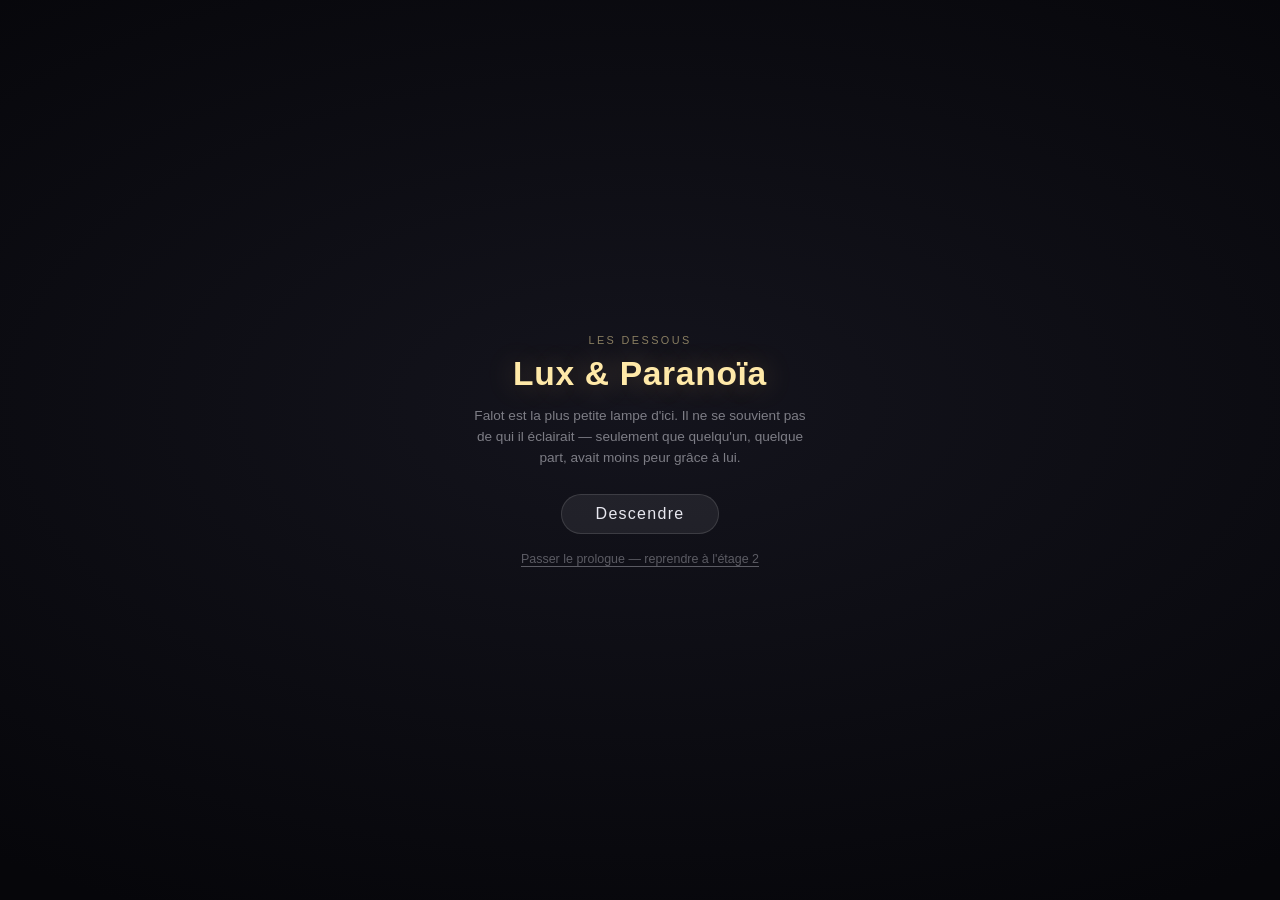
<file: poc/lux-paranoia.html>
<!DOCTYPE html>
<html lang="fr">
<head>
<meta charset="UTF-8">
<meta name="viewport" content="width=device-width, initial-scale=1.0, maximum-scale=1.0, user-scalable=no, viewport-fit=cover">
<title>Lux &amp; Paranoia</title>
<meta name="description" content="Aventure procédurale dans le noir : un petit peureux n'a qu'un caillou, et escorte des âmes jusqu'au portail sans croiser les regards rouges.">
<meta name="theme-color" content="#08080e">
<style>
  * { margin: 0; padding: 0; box-sizing: border-box; -webkit-tap-highlight-color: transparent; }

  html, body {
    width: 100%;
    height: 100%;
    background: #08080e;
    overflow: hidden;
    overscroll-behavior: none;
    font-family: -apple-system, BlinkMacSystemFont, 'Segoe UI', Roboto, sans-serif;
    color: #e8e8f0;
    -webkit-user-select: none;
    user-select: none;
  }

  canvas { display: block; width: 100%; height: 100%; touch-action: none; }

  /* ---- interface ---- */

  .hud {
    position: fixed;
    top: 0; left: 0; right: 0;
    padding: max(0.7rem, env(safe-area-inset-top)) 0.8rem 0.7rem;
    display: flex;
    align-items: center;
    gap: 0.5rem;
    pointer-events: none;
    z-index: 10;
  }

  .hud > * { pointer-events: auto; }

  .back {
    color: rgba(232, 232, 240, 0.55);
    text-decoration: none;
    font-size: 0.95rem;
    padding: 0.35rem 0.55rem;
    border-radius: 9px;
    background: rgba(255, 255, 255, 0.05);
  }

  .zone {
    font-size: 0.72rem;
    letter-spacing: 0.08em;
    color: rgba(232, 232, 240, 0.4);
    font-variant-numeric: tabular-nums;
  }

  .btn {
    font: inherit;
    font-size: 0.85rem;
    color: #e8e8f0;
    background: rgba(255, 255, 255, 0.07);
    border: 1px solid rgba(255, 255, 255, 0.12);
    border-radius: 999px;
    padding: 0.4rem 0.85rem;
    cursor: pointer;
  }

  .btn:active { background: rgba(255, 255, 255, 0.14); }

  /* Les âmes livrées, en pastilles : « il m'en manque une » se lit d'un coup
     d'œil, alors qu'un « 1/3 » se compte. La même idée que l'anneau du portail,
     pour l'avoir sous les yeux même quand le portail est hors champ. */
  .ames {
    display: inline-flex;
    gap: 4px;
    align-items: center;
    margin-left: 0.55rem;
  }

  .ames i {
    width: 8px;
    height: 8px;
    border-radius: 50%;
    border: 1.5px solid rgba(255, 233, 168, 0.5);
    transition: background 0.3s ease, box-shadow 0.3s ease;
  }

  .ames i.pleine {
    background: #ffe9a8;
    box-shadow: 0 0 7px rgba(255, 233, 168, 0.8);
  }

  .jauge {
    margin-left: auto;
    display: flex;
    flex-direction: column;
    align-items: flex-end;
    gap: 4px;
  }

  .jauge-mots { display: flex; align-items: baseline; gap: 0.4rem; }

  .forme {
    font-size: 0.82rem;
    letter-spacing: 0.06em;
    text-transform: uppercase;
    font-weight: 700;
    transition: color 0.4s ease;
  }

  /* la forme suivante, en creux : c'est elle qui donne un sens à la barre */
  .suite {
    font-style: normal;
    font-size: 0.68rem;
    letter-spacing: 0.05em;
    text-transform: uppercase;
    color: rgba(232, 232, 240, 0.32);
  }

  .barre {
    width: 148px;
    height: 11px;
    border-radius: 999px;
    background: rgba(255, 255, 255, 0.07);
    border: 1px solid rgba(255, 255, 255, 0.13);
    overflow: hidden;
  }

  .barre i {
    display: block;
    height: 100%;
    width: 0;
    border-radius: 999px;
    box-shadow: inset 0 0 7px rgba(255, 255, 255, 0.45);
    transition: width 0.18s linear, background 0.4s ease;
  }

  /* toute la jauge encaisse le gain, pas seulement la barre : sur un grand
     écran le léger sursaut d'un trait de 7 px passait complètement inaperçu */
  @keyframes jaugeSursaut {
    0%   { transform: scale(1); }
    35%  { transform: scale(1.07); }
    100% { transform: scale(1); }
  }

  .jauge.pulse { animation: jaugeSursaut 0.45s ease-out; transform-origin: right center; }

  /* la barre encaisse le gain : sans ça on ne fait pas le lien entre la lueur
     ramassée en bas de l'écran et la jauge en haut */
  @keyframes jaugePulse {
    0%   { transform: scale(1);            filter: brightness(1); }
    30%  { transform: scale(1.14, 1.5);    filter: brightness(1.9); }
    100% { transform: scale(1);            filter: brightness(1); }
  }

  .barre.pulse { animation: jaugePulse 0.45s ease-out; }

  /* bonus temporaire en cours */
  /* Le bonus : même barre, même largeur totale, mais son nom à gauche sur la
     même ligne. Empilé entre les deux barres il paraissait posé dessus. */
  .bonus {
    display: none;
    align-items: center;
    gap: 0.45rem;
    width: 148px;
  }

  .bonus.on { display: flex; }

  .bonus b {
    font-size: 0.66rem;
    font-weight: 700;
    letter-spacing: 0.06em;
    text-transform: uppercase;
    white-space: nowrap;
  }

  .bonus .barre { flex: 1; height: 8px; }

  .bonus s {
    display: block;
    height: 3px;
    width: 46px;
    border-radius: 999px;
    background: currentColor;
    opacity: 0.55;
  }

  /* le bouton d'action : il n'y en a qu'un, et il ne change jamais */
  .actions {
    position: fixed;
    right: max(0.9rem, env(safe-area-inset-right));
    bottom: max(1.4rem, env(safe-area-inset-bottom));
    display: flex;
    flex-direction: column-reverse;
    gap: 0.6rem;
    z-index: 12;
  }

  .rond {
    position: relative;
    overflow: hidden;
    touch-action: manipulation;
    width: 72px;
    height: 72px;
    border-radius: 50%;
    border: 2px solid;
    background: rgba(255, 255, 255, 0.06);
    font-size: 0.66rem;
    font-weight: 700;
    letter-spacing: 0.07em;
    display: none;
    cursor: pointer;
    font-family: inherit;
    line-height: 1.25;
  }

  .rond.on { display: block; }
  .rond:disabled { opacity: 0.34; }
  /* anneau de recharge : sans lui, un bouton indisponible ressemble à un bouton
     cassé — c'est la même sensation que « ça ne marche pas » */
  .rond::before {
    content: '';
    position: absolute;
    inset: -2px;
    border-radius: 50%;
    background: conic-gradient(currentColor calc(var(--recharge, 1) * 360deg), transparent 0);
    opacity: 0.18;
    pointer-events: none;
  }

  /* `manipulation` laisse le navigateur revendiquer un glissement comme un
     défilement : il envoyait un pointercancel dès le premier mouvement, et la
     visée mourait avant qu'on ait pu orienter quoi que ce soit. Ce bouton-ci
     se garde le geste entier. */
  #caillou { border-color: rgba(178, 186, 204, 0.55); color: #b2bacc; touch-action: none; }

  /* Le caillou vient d'apprendre quelque chose. Une modale coupait le jeu pour
     le dire ; le bouton le dit tout seul, en prenant la couleur de la forme et
     en pulsant deux fois. On ne lit pas, on voit. */
  @keyframes caillouEvolue {
    0%   { transform: scale(1);    box-shadow: 0 0 0 0 currentColor; }
    18%  { transform: scale(1.22); box-shadow: 0 0 26px 8px currentColor; }
    45%  { transform: scale(1);    box-shadow: 0 0 0 0 currentColor; }
    63%  { transform: scale(1.14); box-shadow: 0 0 20px 5px currentColor; }
    100% { transform: scale(1);    box-shadow: 0 0 0 0 currentColor; }
  }

  #caillou.evolue { animation: caillouEvolue 1.5s ease-out; }

  /* un halo permanent, d'autant plus marqué que la forme est haute : le bouton
     porte la progression, elle n'a pas besoin d'être annoncée */
  #caillou { box-shadow: 0 0 var(--aura, 0px) rgba(255, 255, 255, 0.18); }

  .rond:active:not(:disabled) { background: rgba(255, 255, 255, 0.16); }


  /* bandeau passager : il informe sans arrêter le jeu */
  /* Le bandeau passager tenait dans une pastille à bord coloré, sur une seule
     ligne : ça jurait avec tout le reste, et ça débordait de l'écran d'un
     téléphone dès que la phrase dépassait cinq mots. C'est désormais la même
     voix que les murmures du décor : de l'écriture posée sur le noir. */
  .toast {
    position: fixed;
    left: 50%;
    /* Tout en haut, juste sous le bandeau d'état. Les murmures du décor montent
       depuis les objets et occupent la bande centrale ; deux textes de la même
       voix qui se chevauchent, on ne lit plus ni l'un ni l'autre. La caméra ne
       laisse jamais le joueur monter aussi haut, donc cette bande est libre. */
    top: 9%;
    transform: translateX(-50%);
    width: min(20rem, calc(100vw - 3rem));
    text-align: center;
    font-family: Georgia, serif;
    font-style: italic;
    font-size: 0.97rem;
    line-height: 1.5;
    color: #c6ccd8;
    text-shadow: 0 2px 12px rgba(6, 7, 12, 0.96), 0 0 24px rgba(6, 7, 12, 0.9);
    opacity: 0;
    pointer-events: none;
    transition: opacity 0.35s ease;
    z-index: 14;
  }

  .toast.on { opacity: 1; }
  /* passé son moment, la phrase reste lisible mais s'efface au second plan */
  .toast.on.pale { opacity: 0.42; transition: opacity 1.4s ease; }

  /* L'écran-titre. UN seul bouton : « Descendre ». On ne demande pas au joueur
     s'il veut apprendre un jeu qu'il n'a pas encore vu — la question avoue la
     faiblesse, et celui qui répond « non » en voudra au jeu. Le saut n'apparaît
     qu'à qui a déjà fini l'étage 1 : c'est le traitement qu'un prologue
     mérite. */
  .titre {
    position: fixed;
    inset: 0;
    z-index: 24;
    display: flex;
    flex-direction: column;
    align-items: center;
    justify-content: center;
    gap: 0.55rem;
    text-align: center;
    padding: 2rem 1.6rem;
    background: radial-gradient(120% 90% at 50% 45%, #14141d 0%, #06060a 70%);
    opacity: 0;
    pointer-events: none;
    transition: opacity 0.5s ease;
  }

  .titre.on { opacity: 1; pointer-events: auto; }
  .titre em { font-style: normal; font-size: 0.68rem; letter-spacing: 0.22em;
              text-transform: uppercase; color: rgba(255, 233, 168, 0.5); }
  .titre strong { font-size: 2.1rem; letter-spacing: 0.02em; color: #ffe9a8;
                  text-shadow: 0 0 28px rgba(255, 200, 110, 0.28); }
  .titre p { max-width: 21rem; font-size: 0.85rem; line-height: 1.55;
             color: rgba(232, 232, 240, 0.5); margin: 0.2rem 0 1.1rem; }
  .titre .btn { font-size: 1rem; padding: 0.6rem 2.1rem; letter-spacing: 0.08em; }
  .titre .lien { font: inherit; font-size: 0.78rem; margin-top: 0.6rem;
                 background: none; border: 0; cursor: pointer;
                 color: rgba(232, 232, 240, 0.35);
                 text-decoration: underline; text-underline-offset: 3px; }
  .titre .lien[hidden] { display: none; }

  /* Le seul arrêt qu'on s'autorise avant la première image : deux lignes, pas
     de bouton, ça s'efface tout seul. Inside, Limbo, Journey ouvrent ainsi. */
  .ouverture {
    position: fixed;
    inset: 0;
    z-index: 23;
    display: flex;
    flex-direction: column;
    align-items: center;
    justify-content: center;
    gap: 1.1rem;
    text-align: center;
    padding: 2rem;
    background: #05050a;
    opacity: 0;
    pointer-events: none;
    transition: opacity 1.1s ease;
  }

  .ouverture.on { opacity: 1; pointer-events: auto; }
  .ouverture b { font-weight: 400; font-size: 0.95rem; font-family: Georgia, serif;
                 font-style: italic; color: rgba(232, 232, 240, 0.4);
                 opacity: 0; transition: opacity 1.4s ease; }
  .ouverture b.vu { opacity: 1; }
  .ouverture b + b { font-size: 1.35rem; color: rgba(255, 233, 168, 0.75); }

  /* le récit de la cage : deux à quatre phrases, sur un arrêt déjà prévu */
  .recit { max-width: 21rem; font-size: 0.82rem !important; line-height: 1.6;
           font-family: Georgia, serif; font-style: italic;
           color: rgba(232, 232, 240, 0.48) !important; margin: 0.5rem 0 0.2rem; }

  /* La cage d'escalier, seul écran plein du jeu. Le bandeau modal qui servait
     à l'évolution et au passage de zone a disparu : l'un se dit par le bouton
     caillou, l'autre par cette carte. */
  .cage {
    position: fixed;
    inset: 0;
    z-index: 21;
    display: flex;
    flex-direction: column;
    align-items: center;
    justify-content: center;
    gap: 0.5rem;
    text-align: center;
    padding: 1.6rem;
    background: rgba(8, 8, 14, 0.9);
    backdrop-filter: blur(7px);
    opacity: 0;
    pointer-events: none;
    transition: opacity 0.45s ease;
  }

  .cage.on { opacity: 1; pointer-events: auto; }
  .cage em { font-style: normal; font-size: 0.7rem; letter-spacing: 0.16em;
             text-transform: uppercase; color: rgba(255, 233, 168, 0.55); }
  .cage strong { font-size: 1.7rem; color: #ffe9a8; letter-spacing: 0.02em; }
  .cage p { font-size: 0.85rem; color: rgba(232, 232, 240, 0.55); margin-top: 0.2rem; }

  /* le puits : les étages empilés, le plus bas d'abord en bas */
  .puits {
    display: flex;
    flex-direction: column-reverse;
    gap: 5px;
    width: min(19rem, 100%);
    margin: 0.7rem 0 0.2rem;
    max-height: 46vh;
    overflow-y: auto;
  }

  .etage {
    position: relative;
    display: flex;
    align-items: center;
    gap: 0.5rem;
    padding: 0.42rem 0.6rem;
    border-radius: 3px;
    border: 1px solid rgba(255, 233, 168, 0.13);
    background: rgba(255, 233, 168, 0.03);
  }

  .etage .no {
    font-size: 0.62rem;
    letter-spacing: 0.08em;
    color: rgba(232, 232, 240, 0.35);
    min-width: 2.1rem;
    text-align: left;
  }

  /* les âmes remontées à cet étage */
  .etage .ames { display: flex; gap: 3px; flex-wrap: wrap; }
  .etage .ames i {
    width: 7px; height: 7px; border-radius: 50%;
    background: #ffe9a8;
    box-shadow: 0 0 6px rgba(255, 233, 168, 0.85);
  }

  /* franchi : on l'a vidé, il est éclairé derrière soi */
  .etage.franchi { border-color: rgba(255, 233, 168, 0.4); background: rgba(255, 233, 168, 0.09); }
  /* celui où l'on arrive */
  .etage.ici { border-color: rgba(143, 208, 255, 0.6); background: rgba(143, 208, 255, 0.1); }
  .etage.ici .no { color: #8fd0ff; }
  /* au-dessus : on ne sait pas combien il en reste */
  .etage.noir { border-style: dashed; border-color: rgba(232, 232, 240, 0.13); background: none; }
  .etage.noir .no { color: rgba(232, 232, 240, 0.22); }
  /* chaque étage inconnu est un peu plus effacé : le puits se perd vers le haut */
  .etage.noir:nth-last-child(2) { opacity: 0.6; }
  .etage.noir:nth-last-child(1) { opacity: 0.3; }

  .etage .mention {
    font-size: 0.62rem;
    letter-spacing: 0.06em;
    color: rgba(232, 232, 240, 0.3);
  }
</style>
</head>
<body>

<canvas id="jeu"></canvas>

<div class="hud">
  <a class="back" href="../index.html" aria-label="Retour au hub">←</a>
  <span class="zone" id="zone">ZONE 1</span>
  <span class="ames" id="ames" aria-label="âmes livrées"></span>
  <!-- La jauge de confiance. Elle était un trait de 80 px sans légende : sur un
       grand écran on ramassait des lueurs sans voir qu'on remplissait quoi que
       ce soit, ni vers quoi. Elle dit maintenant d'où l'on part et où l'on va. -->
  <span class="jauge" id="jauge">
    <span class="jauge-mots">
      <b class="forme" id="forme">Peureux</b>
      <em class="suite" id="forme-suite"></em>
    </span>
    <span class="barre"><i id="barre"></i></span>
    <!-- Le bonus en cours, juste en dessous et sur UNE seule ligne : son nom
         coincé entre les deux barres semblait posé dessus. -->
    <span class="bonus" id="bonus">
      <b id="bonus-nom"></b>
      <span class="barre" id="bonus-barre"><i id="bonus-jauge"></i></span>
    </span>
  </span>
</div>



<div class="actions">
  <button type="button" class="rond on" id="caillou">CAILLOU<br><span id="caillou-n">1</span></button>
</div>


<div class="toast" id="toast"></div>

<!-- L'écran-titre et l'écran noir d'ouverture. Ils ne servent qu'une fois par
     partie : passé le premier Seuil, le jeu ne s'arrête plus. -->
<div class="titre" id="titre">
  <em>Les Dessous</em>
  <strong>Lux &amp; Paranoïa</strong>
  <p>Falot est la plus petite lampe d'ici. Il ne se souvient pas de qui il
     éclairait — seulement que quelqu'un, quelque part, avait moins peur grâce
     à lui.</p>
  <button type="button" class="btn" id="titre-descendre">Descendre</button>
  <button type="button" class="lien" id="titre-plus-haut" hidden>Passer le prologue — reprendre à l'étage 2</button>
</div>

<div class="ouverture" id="ouverture">
  <b id="ouverture-1">Une lumière qui s'éteint ne disparaît pas.</b>
  <b id="ouverture-2">Elle tombe.</b>
</div>

<!-- La cage d'escalier. Les Dessous sont un bâtiment : la lumière y tombe, et
     sortir c'est monter. Cet écran n'est pas une barre de progression, c'est un
     appel des noms — on y voit s'accumuler les âmes remontées, étage par étage,
     et le noir au-dessus dont on ignore la hauteur. -->
<div class="cage" id="cage">
  <em id="cage-sur">Seuil franchi</em>
  <strong id="cage-titre"></strong>
  <div class="puits" id="puits"></div>
  <p id="cage-bilan"></p>
  <p class="recit" id="cage-recit"></p>
  <button type="button" class="btn" id="cage-ok">Monter</button>
</div>

<script>
(() => {
  'use strict';

  const TAU = Math.PI * 2;
  const clamp = (v, a, b) => (v < a ? a : v > b ? b : v);

  function mulberry32(a) {
    return function () {
      a |= 0; a = (a + 0x6D2B79F5) | 0;
      let t = Math.imul(a ^ (a >>> 15), 1 | a);
      t = (t + Math.imul(t ^ (t >>> 7), 61 | t)) ^ t;
      return ((t ^ (t >>> 14)) >>> 0) / 4294967296;
    };
  }

  function grainDepuisTexte(s) {
    let h = 2166136261;
    for (let i = 0; i < s.length; i++) { h ^= s.charCodeAt(i); h = Math.imul(h, 16777619); }
    return h >>> 0;
  }

  // Coupe une phrase en lignes courtes, sans couper les mots. Les murmures sont
  // dessinés dans le monde : une ligne trop longue sortirait de l'écran.
  function decouper(texte, max) {
    const mots = texte.split(' ');
    const out = [];
    let ligne = '';
    for (const m of mots) {
      if (ligne && (ligne + ' ' + m).length > max) { out.push(ligne); ligne = m; }
      else ligne = ligne ? ligne + ' ' + m : m;
    }
    if (ligne) out.push(ligne);
    return out;
  }

  function ecartAngle(a, b) {
    let d = (b - a) % TAU;
    if (d > Math.PI) d -= TAU;
    if (d < -Math.PI) d += TAU;
    return d;
  }

  function melange(hex, vers, t) {
    const n = parseInt(hex.slice(1), 16);
    const c = [(n >> 16) & 255, (n >> 8) & 255, n & 255]
      .map((v) => Math.round(v + (vers - v) * t));
    return `rgb(${c[0]},${c[1]},${c[2]})`;
  }
  const eclaircir = (hex, t) => melange(hex, 255, t);
  const assombrir = (hex, t) => melange(hex, 0, t);
  const rgba = (hex, a) => {
    const n = parseInt(hex.slice(1), 16);
    return `rgba(${(n >> 16) & 255},${(n >> 8) & 255},${n & 255},${a})`;
  };

  /* ==================================================== formes =========== */

  // Une forme = une couleur, un halo, et EXACTEMENT UN verbe de plus. C'est la
  // règle : on ne découvre jamais deux mécaniques à la fois, sinon on n'en
  // comprend aucune.
  // Les seuils tiennent dans UNE zone, puisqu'on repart peureux à chaque fois.
  // Ils sont calés sur le PLAFOND réellement mesuré d'une zone — tout ramasser,
  // tout calmer, tout livrer : 108 en zone 1, 122 en zone 3, 177 en zone 6.
  // On montait quatre formes en une poignée de secondes ; chaque palier demande
  // maintenant un vrai bout de zone (25 %, 50 %, 80 % du plafond de la zone 1).
  // Solaire est au-delà du plafond des deux premières zones : c'est une
  // récompense de fin d'aventure, pas un passage obligé. Premier calage tenté à
  // 30/70/120/180 : Ardent passait au-dessus du plafond de la zone 1 et Solaire
  // au-dessus de celui de la zone 6 — deux formes purement décoratives.
  const FORMES = [
    { nom: 'Peureux', couleur: '#8fd0ff', seuil: 0, halo: 1.00, portee: 0, cone: 0,
      verbe: 'Le caillou',
      texte: "Tu n'as qu'un halo minuscule — mais tu peux lancer un caillou devant toi. La pierre ne brille pas ; ce que tu as laissé dessus, si. Là où elle tombe, une autre petite lumière apparaît, et les Guets vont la voir. C'est toute ton arme." },
    { nom: 'Curieux', couleur: '#ffd479', seuil: 26, halo: 1.28, portee: 5.2, cone: 0.34,
      verbe: 'Le faisceau',
      texte: "Un faisceau s'ouvre devant toi. Il porte loin, et il réveille les autres : un bonhomme éclairé relaie ta lumière avec son regard." },
    { nom: 'Veilleur', couleur: '#a8f0c8', seuil: 55, halo: 1.45, portee: 6.0, cone: 0.32,
      verbe: 'Le caillou couve',
      texte: "Ton caillou ne retombe plus éteint : là où il tombe, il se met à brûler pour toujours. Dans cette lumière-là tu n'as plus la forme qu'un regard cherche — tu poses tes abris à distance." },
    { nom: 'Ardent', couleur: '#ff9a6b', seuil: 88, halo: 1.62, portee: 7.0, cone: 0.30,
      verbe: 'Le caillou frappe',
      texte: "Vise un rouge, touche-le : il est étourdi et perd ta trace. Ce n'est plus seulement un leurre, c'est de quoi ouvrir un passage à ton convoi." },
    { nom: 'Solaire', couleur: '#fff2c4', seuil: 128, halo: 1.9, portee: 8.2, cone: 0.30,
      verbe: 'Le caillou éclate',
      texte: "À l'impact, le caillou se brise en un éclat qui aveugle tous les Guets autour du point de chute : plus rien à distinguer, ni lumière ni noir. Un seul lancer, et toute une salle cesse de te chercher." },
  ];

  // Tout le jeu tient sur UN bouton. Chaque forme ne donne pas un nouveau verbe
  // à apprendre : elle enrichit le seul geste qu'on connaît déjà. La réserve
  // grossit et le délai fond à chaque palier — c'est la progression qu'on sent
  // en jouant, avant même de lire ce que le caillou fait de plus.
  const CAILLOU = [
    { reserve: 1, delai: 2.6 },
    { reserve: 2, delai: 1.9 },
    { reserve: 2, delai: 1.5, couve: true },
    { reserve: 3, delai: 1.2, couve: true, frappe: true },
    { reserve: 3, delai: 0.9, couve: true, frappe: true, eclate: true },
  ];
  const rangCaillou = () => CAILLOU[joueur.niveau];

  const EMOTIONS = { PEUR: 'peur', COLERE: 'colere', CURIEUX: 'curieux' };

  // Un visage ne dit pas QUI on est, il dit CE QUI SE PASSE. Trois humeurs, la
  // même règle pour le joueur et pour les âmes qu'il escorte : on court, on
  // marche, ou quelque chose nous a repérés. Avant, le peureux portait des
  // sourcils d'intrigué en permanence et on ne lisait plus rien sur lui.
  // INQUIET est la peur au repos : mêmes sourcils relevés, mêmes grands yeux,
  // mais la bouche reste sage. La bouche ouverte qui tremble est réservée au
  // vrai danger — sans cette nuance, un peureux tranquille hurlait en
  // permanence et on ne voyait plus arriver le moment qui compte.
  const HUMEURS = { PEUR: 'peur', INQUIET: 'inquiet', INTRIGUE: 'intrigue',
                    ACHARNE: 'acharne', VISEE: 'visee', APAISE: 'apaise' };

  // Le vert d'une âme rallumée. Nommé une fois : il sert au corps qui se
  // remplit, au personnage une fois calmé, et à ses particules.
  const RALLUME = '#a8f0c8';

  // Le temps qu'il faut pour rallumer une âme. C'est aussi la durée pendant
  // laquelle on VOIT son corps se remplir : la barre de chargement, c'est elle.
  const DUREE_CALME = 1.1;
  // moitié de la vitesse de pointe du joueur : au-delà, on court vraiment
  const SEUIL_COURSE = 150;
  // `calme` distingue le repos serein du repos inquiet : une âme qu'on n'a pas
  // encore apprivoisée reste sur ses gardes.
  const humeurSelon = (p, menace, calme) => menace ? HUMEURS.PEUR
    : Math.hypot(p.vx, p.vy) > SEUIL_COURSE ? HUMEURS.ACHARNE
    : calme ? HUMEURS.INTRIGUE : HUMEURS.INQUIET;
  // Le joueur a peur des mêmes choses que ses âmes, plus une : sentir sa propre
  // lumière se faire manger. Et viser au caillou passe avant tout le reste :
  // c'est un geste volontaire, il mérite son visage à lui.
  // L'ABRI PASSE AVANT TOUT. Se tenir dans la lumière d'une torche ou d'une
  // braise coupe la détection, mais rien ne le disait : on continuait à jouer
  // la peur au ventre sans savoir qu'on ne risquait plus rien. C'est la seule
  // fois du jeu où Falot sourit, et ça se lit même avec un rouge en alerte à
  // deux pas — c'est précisément là que l'information a de la valeur.
  const humeurDuJoueur = () => joueur.abri ? HUMEURS.APAISE
    : visee.actif ? HUMEURS.VISEE
    : humeurSelon(joueur, menace || joueur.vu > 0.15 || joueur.souffle < 0.45,
                  joueur.niveau > 0);
  const COULEURS = {
    [EMOTIONS.PEUR]: '#8fd0ff',
    [EMOTIONS.COLERE]: '#ff7a6b',
    [EMOTIONS.CURIEUX]: '#ffd479',
  };

  // Les lueurs à effet. Chacune n'apparaît qu'à partir d'une forme donnée :
  // on n'introduit jamais un bonus avant que le joueur ait digéré le précédent.
  // Chaque bonus porte sa propre phrase : un nom seul ne dit rien. Et chacun se
  // VOIT sur le personnage — couleur du corps, du halo, particules — parce que
  // le mot dans la barre du haut n'est pas là où le joueur regarde.
  const BONUS = {
    eclat:   { couleur: '#ffe9a8', forme: 0, duree: 0,  nom: 'Lueur',
               phrase: '' },
    // Les trois bonus parlent tous d'ESCORTE, sinon on les ramasse sans rien
    // sentir. Voilé cache le convoi entier, Hâte presse le convoi entier, et
    // Galet rend la poche intarissable le temps de dégager une route.
    galet:   { couleur: '#b2bacc', forme: 0, duree: 6,  nom: 'Poche',
               phrase: 'Poche intarissable — lance sans compter' },
    souffle: { couleur: '#8fd0ff', forme: 1, duree: 7,  nom: 'Voilé',
               phrase: 'Voilé — ton convoi entier devient invisible' },
    hate:    { couleur: '#a8f0c8', forme: 2, duree: 8,  nom: 'Hâte',
               phrase: 'Hâte — tout le convoi file plus vite' },
  };

  /* ==================================================== le monde ========= */

  // Côté d'une case, en pixels monde. Le baisser revient à filmer de plus haut :
  // tout le jeu est exprimé en CASE, donc les proportions et les distances de
  // détection ne bougent pas d'un pouce — seul le cadrage s'élargit.
  const CASE = 62;                 // côté d'une case de la grille, en pixels monde

  // Portée du regard d'une sentinelle. Ramenée de 4.6 à 3.6 cases : elle
  // accrochait de trop loin. Mais l'essentiel est ailleurs — c'est la VITESSE
  // de verrouillage qui décroît avec la distance (voir majRegles), comme dans
  // un Metal Gear : au bord du cône elle te soupçonne, elle ne te tient pas.
  const PORTEE_VUE = CASE * 3.6;

  // Un personnage, quel qu'il soit. Extrait du générateur parce que les étages
  // écrits à la main ont besoin d'en poser exactement les mêmes : un PNJ du
  // premier étage doit obéir aux mêmes règles que ceux des étages suivants,
  // sinon l'étage 1 n'enseigne pas le jeu qu'on va jouer ensuite.
  // `fabriqueRonde` est appelée EN DERNIER, comme dans la version d'origine :
  // l'ordre des tirages décide des plans, et le changer regénérerait un autre
  // monde pour une graine donnée.
  function nouveauPerso(x, y, emotion, rnd, fabriqueRonde) {
    const regard = rnd() * TAU;
    const p = {
      x, y, baseX: x, baseY: y, vx: 0, vy: 0,
      sx: 1, sy: 1, vsx: 0, vsy: 0,
      regard, regardRepos: regard,
      balayage: (rnd() < 0.5 ? 1 : -1) * (0.35 + rnd() * 0.5),
      amplitude: 0.5 + rnd() * 0.9,
      phase: rnd() * TAU,
      emotion,
      eclaire: false, calme: false, suit: false, livre: false, rang: 0,
      aDit: false,                   // a-t-elle déjà dit qu'elle était vide ?
      prime: false,                  // a-t-elle déjà payé son calmage ?
      aveugle: 0, compteCalme: 0,
      tremble: rnd() * TAU, humeur: HUMEURS.INTRIGUE, fuit: 0,
      alerte: 0, etape: 0, charge: 0, route: null, immobile: 0, bouscule: 0,
      curiosite: null, curieuxT: 0,
      // Les sentinelles clignent des yeux : quelques dixièmes de seconde
      // où elles ne voient rien. C'est ce qui rend l'observation des yeux
      // dans le noir réellement utile, et donne une fenêtre pour passer.
      cligne: 0, prochainCligne: 1.5 + rnd() * 3.5,
      ronde: [],
    };
    p.ronde = fabriqueRonde ? fabriqueRonde() : [];
    return p;
  }

  // Une zone est un plan de salles reliées par des couloirs. C'est volontairement
  // une grille : la seule chose à garantir ici, c'est « peut-on aller d'ici à
  // là », et sur une grille un parcours en largeur y répond exactement.
  function construireZone(rnd, numero) {
    const cols = 15 + Math.min(6, numero);
    const lignes = 20 + Math.min(8, numero * 2);
    const mur = [];
    for (let y = 0; y < lignes; y++) mur.push(new Array(cols).fill(1));

    const salles = [];
    const vise = 6 + Math.min(5, Math.floor(numero * 0.8));
    for (let essai = 0; essai < 220 && salles.length < vise; essai++) {
      const w = 3 + Math.floor(rnd() * 4);
      const h = 3 + Math.floor(rnd() * 4);
      const x = 1 + Math.floor(rnd() * (cols - w - 2));
      const y = 1 + Math.floor(rnd() * (lignes - h - 2));
      const chevauche = salles.some((s) =>
        x < s.x + s.w + 1 && x + w + 1 > s.x && y < s.y + s.h + 1 && y + h + 1 > s.y);
      if (chevauche) continue;
      salles.push({ x, y, w, h, cx: x + (w >> 1), cy: y + (h >> 1) });
    }
    if (salles.length < 3) return null;

    for (const s of salles) {
      for (let y = s.y; y < s.y + s.h; y++)
        for (let x = s.x; x < s.x + s.w; x++) mur[y][x] = 0;
    }

    const couloir = (a, b) => {
      let x = a.cx, y = a.cy;
      while (x !== b.cx) { mur[y][x] = 0; x += x < b.cx ? 1 : -1; }
      while (y !== b.cy) { mur[y][x] = 0; y += y < b.cy ? 1 : -1; }
      mur[y][x] = 0;
    };
    for (let i = 1; i < salles.length; i++) couloir(salles[i - 1], salles[i]);
    // deux raccourcis : sans ça le plan est un couloir unique et se parcourt bêtement
    for (let i = 0; i < 2; i++) {
      const a = salles[Math.floor(rnd() * salles.length)];
      const b = salles[Math.floor(rnd() * salles.length)];
      if (a !== b) couloir(a, b);
    }

    return { mur, cols, lignes, salles };
  }

  // Parcours en largeur sur les cases libres. Exact, et c'est tout l'intérêt :
  // ce que la génération promet, on le vérifie vraiment.
  // `sansPortes` sert aux sentinelles : elles ne franchissent AUCUNE porte,
  // ouverte ou fermée, donc leur monde s'arrête à ces cases-là. Sans cette
  // option elles calculeraient des rondes qui traversent une porte et iraient
  // pousser contre le battant jusqu'à la fin des temps.
  function distances(z, depart, sansPortes) {
    const { mur, cols, lignes } = z;
    const portes = sansPortes ? z.porteDe : null;
    const d = [];
    for (let y = 0; y < lignes; y++) d.push(new Array(cols).fill(-1));
    if (mur[depart.cy][depart.cx]) return d;
    d[depart.cy][depart.cx] = 0;
    const file = [depart.cx, depart.cy];
    for (let i = 0; i < file.length; i += 2) {
      const x = file[i], y = file[i + 1];
      for (const [nx, ny] of [[x + 1, y], [x - 1, y], [x, y + 1], [x, y - 1]]) {
        if (nx < 0 || ny < 0 || nx >= cols || ny >= lignes) continue;
        if (portes && portes[ny][nx]) continue;
        if (mur[ny][nx] || d[ny][nx] !== -1) continue;
        d[ny][nx] = d[y][x] + 1;
        file.push(nx, ny);
      }
    }
    return d;
  }

  function genererZone(grainTexte, numero, formeJoueur) {
    const base = grainDepuisTexte(grainTexte);
    // types de lueurs disponibles à ce stade de la progression
    const types = Object.keys(BONUS).filter((k) => BONUS[k].forme <= formeJoueur);

    for (let variante = 0; variante < 30; variante++) {
      const rnd = mulberry32(base + variante * 7919 + numero * 104729);
      const z = construireZone(rnd, numero);
      if (!z) continue;

      const depart = z.salles[0];
      const d = distances(z, depart);

      let sortie = null, loin = -1;
      for (const s of z.salles) {
        if (d[s.cy][s.cx] > loin) { loin = d[s.cy][s.cx]; sortie = s; }
      }
      if (!sortie || loin < 12) continue;

      const lueurs = [];
      for (const s of z.salles) {
        if (s === depart) continue;
        const combien = 2 + Math.floor(rnd() * 3);
        for (let i = 0; i < combien; i++) {
          const cx = s.x + Math.floor(rnd() * s.w);
          const cy = s.y + Math.floor(rnd() * s.h);
          if (d[cy][cx] < 0) continue;
          // une lueur sur cinq est spéciale, tirée parmi ce qui est débloqué
          const special = types.length > 1 && rnd() < 0.22;
          const type = special ? types[1 + Math.floor(rnd() * (types.length - 1))] : 'eclat';
          lueurs.push({ x: (cx + 0.5) * CASE, y: (cy + 0.5) * CASE, type, prise: false, vue: false, phase: rnd() * TAU });
        }
      }
      if (lueurs.length < 14) continue;

      // PORTES. On ne les met que dans les couloirs, à la bouche d'une salle :
      // une case libre hors salle, avec exactement deux voisines libres et
      // opposées (donc un vrai couloir, pas un carrefour), dont l'une est dans
      // la salle. Fermée, elle coupe le regard d'une sentinelle qui balaye le
      // couloir — c'est là tout son intérêt : un abri qui existe sans lumière.
      const dansUneSalle = (cx, cy) => z.salles.some((s) =>
        cx >= s.x && cx < s.x + s.w && cy >= s.y && cy < s.y + s.h);
      const libreEn = (cx, cy) =>
        cx >= 0 && cy >= 0 && cx < z.cols && cy < z.lignes && !z.mur[cy][cx];
      const portes = [];
      const candidates = [];
      for (let cy = 1; cy < z.lignes - 1; cy++) {
        for (let cx = 1; cx < z.cols - 1; cx++) {
          if (z.mur[cy][cx] || d[cy][cx] < 0 || dansUneSalle(cx, cy)) continue;
          const h = [libreEn(cx - 1, cy), libreEn(cx + 1, cy)];
          const v = [libreEn(cx, cy - 1), libreEn(cx, cy + 1)];
          const nb = h.filter(Boolean).length + v.filter(Boolean).length;
          if (nb !== 2) continue;                       // carrefour ou cul-de-sac
          const couloirH = h[0] && h[1], couloirV = v[0] && v[1];
          if (!couloirH && !couloirV) continue;         // coude : le battant n'a pas d'axe
          const touche = couloirH
            ? dansUneSalle(cx - 1, cy) || dansUneSalle(cx + 1, cy)
            : dansUneSalle(cx, cy - 1) || dansUneSalle(cx, cy + 1);
          if (!touche) continue;                        // pas à la bouche d'une salle
          candidates.push({ cx, cy, couloirH });
        }
      }
      // Écartées les unes des autres, et jamais sur le seuil ni sur le portail :
      // une porte collée au départ enferme, une porte sur la sortie bloque la fin.
      const interdit = (cx, cy) =>
        (Math.abs(cx - depart.cx) <= 1 && Math.abs(cy - depart.cy) <= 1)
        || (Math.abs(cx - sortie.cx) <= 1 && Math.abs(cy - sortie.cy) <= 1);
      for (let k = candidates.length - 1; k > 0; k--) {   // mélange déterministe
        const j = Math.floor(rnd() * (k + 1));
        [candidates[k], candidates[j]] = [candidates[j], candidates[k]];
      }
      const maxPortes = 3 + Math.min(5, numero);
      for (const c of candidates) {
        if (portes.length >= maxPortes) break;
        if (interdit(c.cx, c.cy)) continue;
        if (portes.some((q) => Math.abs(q.cx - c.cx) + Math.abs(q.cy - c.cy) < 3)) continue;
        portes.push({
          cx: c.cx, cy: c.cy,
          x: (c.cx + 0.5) * CASE, y: (c.cy + 0.5) * CASE,
          // le couloir est horizontal -> le battant barre verticalement
          verticale: c.couloirH,
          ouverte: 0, sens: 1, phase: rnd() * TAU,
        });
      }

      // table de consultation : `solide` est appelé des milliers de fois par
      // image, il ne peut pas parcourir une liste à chaque fois. Elle est posée
      // sur `z` AVANT les personnages : c'est elle qui dit aux rondes des
      // sentinelles où elles n'ont pas le droit d'aller.
      const porteDe = [];
      for (let y = 0; y < z.lignes; y++) porteDe.push(new Array(z.cols).fill(null));
      for (const pt of portes) porteDe[pt.cy][pt.cx] = pt;
      z.porteDe = porteDe;

      // On pose d'abord les PLACES, on décide la composition ensuite. Tirer
      // l'émotion place par place ne garantissait rien : une zone pouvait naître
      // avec une seule âme à calmer — le portail en réclamait alors plus qu'il
      // n'en existait — ou, après qu'on eut écarté ces variantes-là, sans la
      // moindre sentinelle, c'est-à-dire sans le moindre danger.
      const places = [];
      for (const s of z.salles) {
        if (s === depart) continue;
        const combien = 1 + Math.floor(rnd() * 2);
        for (let i = 0; i < combien; i++) {
          const cx = s.x + Math.floor(rnd() * s.w);
          const cy = s.y + Math.floor(rnd() * s.h);
          if (d[cy][cx] < 0) continue;
          places.push({ cx, cy });
        }
      }
      // Il faut de quoi tenir les deux quotas à la fois. Sous ce seuil la zone
      // est trop peu peuplée pour être intéressante : variante suivante.
      const MINI_AMES = 4, MINI_ROUGES = 2;
      if (places.length < MINI_AMES + MINI_ROUGES) continue;

      // mélange déterministe, puis quotas garantis avant de compléter au hasard
      for (let k = places.length - 1; k > 0; k--) {
        const j = Math.floor(rnd() * (k + 1));
        [places[k], places[j]] = [places[j], places[k]];
      }
      const douces = [EMOTIONS.PEUR, EMOTIONS.CURIEUX];
      const reste = numero === 1
        ? [EMOTIONS.PEUR, EMOTIONS.CURIEUX, EMOTIONS.COLERE]
        : [EMOTIONS.PEUR, EMOTIONS.CURIEUX, EMOTIONS.COLERE, EMOTIONS.COLERE];
      const emotions = places.map((_, i) =>
        i < MINI_AMES ? douces[Math.floor(rnd() * douces.length)]
        : i < MINI_AMES + MINI_ROUGES ? EMOTIONS.COLERE
        : reste[Math.floor(rnd() * reste.length)]);

      const persos = [];
      {
        for (let iPlace = 0; iPlace < places.length; iPlace++) {
          const { cx, cy } = places[iPlace];
          const emotion = emotions[iPlace];
          persos.push(nouveauPerso((cx + 0.5) * CASE, (cy + 0.5) * CASE, emotion, rnd,
            // Points de ronde. Ils doivent être NETTEMENT écartés du poste et
            // les uns des autres : tirés sans distance minimale, ils pouvaient
            // tomber tous les trois dans la case de la sentinelle. Elle
            // « arrivait » alors à chaque frame, passait au point suivant, et
            // ne bougeait jamais — une sentinelle sur 29 restait ainsi plantée.
            () => {
              const pts = [];
              // Son monde s'arrête aux portes : un point de ronde de l'autre
              // côté d'un battant la ferait pousser contre le bois sans fin.
              // Le parcours part de SON poste, pas du seuil de la zone, puisque
              // les portes découpent le plan en quartiers.
              const sien = emotion === EMOTIONS.COLERE
                ? distances(z, { cx, cy }, true) : d;
              const loinDeTout = (ox, oy) => {
                if (Math.hypot(ox - cx, oy - cy) < 1.8) return false;
                return pts.every((q) => Math.hypot(ox - q.cx, oy - q.cy) >= 1.8);
              };
              for (let k = 0; k < 40 && pts.length < 3; k++) {
                const ox = cx + Math.floor(rnd() * 11) - 5;
                const oy = cy + Math.floor(rnd() * 11) - 5;
                if (ox < 0 || oy < 0 || ox >= z.cols || oy >= z.lignes) continue;
                if (z.mur[oy][ox] || sien[oy][ox] < 0) continue;
                if (!loinDeTout(ox, oy)) continue;
                pts.push({ cx: ox, cy: oy, x: (ox + 0.5) * CASE, y: (oy + 0.5) * CASE });
              }
              // moins de deux points utilisables : elle tient son poste et
              // balaye, ce qui est un garde statique parfaitement lisible
              return pts.length >= 2 ? pts : [];
            }));
        }
      }

      const joignable = (p) => {
        const cx = Math.floor(p.x / CASE), cy = Math.floor(p.y / CASE);
        return d[cy] && d[cy][cx] >= 0;
      };
      if (!lueurs.every(joignable)) continue;

      // Filet de sécurité : les quotas sont déjà garantis plus haut, mais une
      // place peut être perdue en chemin. Une zone sans assez d'âmes est
      // infinissable, une zone sans sentinelle est sans danger.
      const calmables = persos.filter((q) => q.emotion !== EMOTIONS.COLERE).length;
      if (calmables < MINI_AMES) continue;
      if (persos.length - calmables < MINI_ROUGES) continue;

      // Torches fixées aux murs : gratuites mais temporaires, contrairement aux
      // braises qu'on porte. En passant devant, on les allume pour un moment.
      const torches = [];
      for (const sl of z.salles) {
        for (let essai = 0; essai < 14 && torches.length < 3 + numero; essai++) {
          const cx = sl.x + Math.floor(rnd() * sl.w);
          const cy = sl.y + Math.floor(rnd() * sl.h);
          if (z.mur[cy][cx] || d[cy][cx] < 0) continue;
          // il faut un mur juste à côté : une torche se fixe à une paroi
          const cotes = [[1, 0], [-1, 0], [0, 1], [0, -1]].filter(([ox, oy]) => {
            const nx = cx + ox, ny = cy + oy;
            return nx < 0 || ny < 0 || nx >= z.cols || ny >= z.lignes || z.mur[ny][nx];
          });
          if (!cotes.length) continue;
          const [ox, oy] = cotes[Math.floor(rnd() * cotes.length)];
          torches.push({
            x: (cx + 0.5 + ox * 0.36) * CASE,
            y: (cy + 0.5 + oy * 0.36) * CASE,
            r: CASE * 2.1, duree: 26, reste: 0, phase: rnd() * TAU,
          });
          break;
        }
      }

      // MURS FÊLÉS. De la pierre d'un seul rang entre deux endroits déjà
      // atteignables, mais LOIN l'un de l'autre par le chemin normal. Les
      // casser ouvre un raccourci et jamais un passage obligatoire : la zone
      // reste finissable par quelqu'un qui n'a pas compris le caillou.
      const fissures = [];
      {
        const candidates = [];
        for (let cy = 1; cy < z.lignes - 1; cy++) {
          for (let cx = 1; cx < z.cols - 1; cx++) {
            if (!z.mur[cy][cx] || porteDe[cy][cx]) continue;
            for (const [[ax, ay], [bx, by]] of
                 [[[cx - 1, cy], [cx + 1, cy]], [[cx, cy - 1], [cx, cy + 1]]]) {
              if (z.mur[ay][ax] || z.mur[by][bx]) continue;
              if (d[ay][ax] < 0 || d[by][bx] < 0) continue;
              const gain = Math.abs(d[ay][ax] - d[by][bx]);
              if (gain < 6) continue;                              // pas un vrai raccourci
              candidates.push({ cx, cy, gain });
              break;
            }
          }
        }
        for (let k = candidates.length - 1; k > 0; k--) {
          const j = Math.floor(rnd() * (k + 1));
          [candidates[k], candidates[j]] = [candidates[j], candidates[k]];
        }
        const maxF = 1 + Math.min(2, Math.floor(numero / 2));
        for (const c of candidates) {
          if (fissures.length >= maxF) break;
          if (Math.abs(c.cx - depart.cx) + Math.abs(c.cy - depart.cy) < 3) continue;
          if (Math.abs(c.cx - sortie.cx) + Math.abs(c.cy - sortie.cy) < 3) continue;
          if (fissures.some((q) => Math.abs(q.cx - c.cx) + Math.abs(q.cy - c.cy) < 4)) continue;
          fissures.push({
            cx: c.cx, cy: c.cy, x: (c.cx + 0.5) * CASE, y: (c.cy + 0.5) * CASE,
            casse: 0, phase: rnd() * TAU, gain: c.gain,
          });
        }
      }

      const fissureDe = [];
      for (let cy = 0; cy < z.lignes; cy++) fissureDe.push(new Array(z.cols).fill(null));
      for (const f of fissures) fissureDe[f.cy][f.cx] = f;

      return {
        ...z, numero, grain: grainTexte, lueurs, persos, torches, portes, porteDe,
        fissures, fissureDe,
        versionPortes: 0,
        braises: [],
        // Réservés aux étages écrits à la main. Vides ici, mais présents : le
        // reste du jeu les parcourt sans avoir à demander de quel type de zone
        // il s'agit.
        reprises: [], murmures: [],
        depart: { x: (depart.cx + 0.5) * CASE, y: (depart.cy + 0.5) * CASE },
        // Le portail ne compte plus des lueurs mais des ÂMES : il faut lui
        // amener des bonhommes calmés. Les lueurs redeviennent ce qu'elles
        // auraient toujours dû être — du carburant, pas un objectif.
        sortie: { x: (sortie.cx + 0.5) * CASE, y: (sortie.cy + 0.5) * CASE, r: CASE * 0.55,
                  vue: false, ames: 0 },
        // Nombre d'âmes à livrer. Il en reste toujours au moins une de rab :
        // une âme rattrapée par un rouge panique et redevient à calmer, et on
        // ne doit jamais se retrouver coincé pour autant.
        requis: Math.max(2, Math.min(calmables - 1, 2 + Math.floor(numero / 2))),
        largeur: z.cols * CASE, hauteur: z.lignes * CASE, longueur: loin,
      };
    }
    return null;
  }

  /* ============================================ les étages écrits ======== */

  // L'étage 1 n'est pas un tutoriel : c'est le premier étage du vrai jeu, écrit
  // à la main pour que sa GÉOGRAPHIE enseigne. Aucun panneau, aucune question
  // posée au joueur — une salle, un problème, une seule issue.
  //
  //   #  mur         .  sol          @  départ       S  Seuil
  //   o  lueur       g  poche de cailloux           T  torche
  //   b  Frileux     r  Guet         %  mur fêlé (à casser au caillou)
  //   |  porte (battant vertical)    =  porte (battant horizontal)
  //   *  point de reprise            1-9  murmure
  //
  // Déplacer une lettre suffit à retoucher le niveau : rien ici n'est du code.
  const ETAGES_ECRITS = {
    1: {
      carte: [
        '#########################',   //  0
        '##############.........##',   //  1   la salle de la torche
        '##...#########.........##',   //  2
        '##.@..o.o.o.o.*8.......##',   //  3   le réveil, puis le couloir des lueurs
        '##.6.#########.........##',   //  4
        '###%##########.........##',   //  5   la pierre fendue, sous la salle du réveil
        '##.g.#########...T2....##',   //  6   la niche, et la poche de cailloux qu'on y trouve
        '##################*######',   //  7
        '##################=######',   //  8
        '############......1....##',   //  9   le Guet nommé, et ce que fait le caillou
        '############..r........##',   // 10   la SALLE du premier Guet : de la place pour lancer
        '############...........##',   // 11
        '############...........##',   // 12
        '##################=######',   // 13
        '##############....*....##',   // 14   la salle du Frileux qu'on ne peut pas aider
        '##############.......b.##',   // 15
        '##############.........##',   // 16
        '######.......|.*.......##',   // 17   le couloir calme, et sa porte
        '######=##################',   // 18
        '##....*.########......###',   // 19
        '##......##5T####......###',   // 20   l'alcôve de la torche, sur le trajet de l'escorte
        '##..S...|o.o.or|*.....###',   // 21   le Seuil, les fragments, le Guet de l'escorte
        '##....4.####..##....b.###',   // 22   le renfoncement de la première âme, sous le nez du Guet
        '##......####.b##......###',   // 23
        '#########################',   // 24
      ],
      // Une ronde par « r », dans l'ordre de lecture de la carte. Écrites et non
      // tirées : un premier étage doit se relire à l'identique d'une partie sur
      // l'autre, sinon on ne peut ni l'équilibrer ni le déboguer.
      rondes: [
        [[13, 10], [21, 12], [14, 12]],   // celui de la salle la balaye en entier
        [[9, 21], [13, 21]],           // celui de l'escorte fait l'aller-retour du couloir
      ],
      murmures: {
        '1': 'En bas, un Guet. Ton caillou garde un peu de toi : là où il tombe, il fait une autre petite lumière — et c\'est elle qu\'il ira voir.',
        '2': 'Un Guet ne voit pas les corps. Il cherche une petite lumière seule dans le noir. Dans une plus grande que lui, il ne distingue plus rien.',
        '4': 'Sortir, c\'est monter. Mais un Seuil ne s\'ouvre pas avec une clé : il cède quand assez d\'âmes se tiennent dedans.',
        '5': 'Tant que la flamme tient, il ne te voit pas. Ni toi, ni ceux qui se serrent contre toi.',
        '6': 'Le mur, juste en dessous, est fendu. Un caillou suffirait.',
        '8': 'Un brandon mort au mur, laissé par qui passait avant toi. Ce qu\'il te reste de lumière suffit à le reprendre.',
      },
      // Deux âmes, et les deux sont dans la même salle, au bout du couloir des
      // fragments. Elles ont d'abord été posées aux deux bouts du niveau : il
      // fallait alors retraverser la moitié de l'étage pour la seconde, et ce
      // demi-tour ne se devinait pas — rien sur le chemin ne le demandait.
      // Le Frileux de la salle 5 reste donc ce qu'il est : la démonstration
      // qu'il manque quelque chose. On peut revenir le chercher une fois le
      // faisceau ouvert, personne n'y oblige.
      requis: 2,
    },
  };

  // Lit une carte écrite et rend exactement la même structure de zone que le
  // générateur : lumière, portes, détection et convoi ne savent pas — et n'ont
  // pas à savoir — si le plan a été tiré ou dessiné.
  function zoneEcrite(numero) {
    const modele = ETAGES_ECRITS[numero];
    if (!modele) return null;
    const src = modele.carte;
    const lignes = src.length, cols = src[0].length;
    // Une graine fixe : elle ne décide d'aucun plan, seulement des déphasages
    // d'animation. Écrite en dur pour que l'étage soit identique à chaque essai.
    const rnd = mulberry32(0x1EC7);

    const mur = [];
    const lueurs = [], torches = [], portes = [], reprises = [], murmures = [];
    const bleus = [], rouges = [], fissures = [];
    let depart = null, sortie = null;
    for (let cy = 0; cy < lignes; cy++) {
      const rang = new Array(cols).fill(1);
      for (let cx = 0; cx < cols; cx++) {
        const c = src[cy][cx];
        if (c === '#') continue;
        // Un mur fêlé RESTE de la pierre : il barre le passage, il arrête la
        // lumière et le parcours en largeur ne le traverse pas. Il ne devient un
        // couloir qu'une fois cassé.
        if (c === '%') { fissures.push({ cx, cy }); continue; }
        rang[cx] = 0;                       // tout ce qui n'est pas mur est sol
        const x = (cx + 0.5) * CASE, y = (cy + 0.5) * CASE;
        if (c === '@') depart = { cx, cy };
        else if (c === 'S') sortie = { cx, cy };
        else if (c === 'o') lueurs.push({ x, y, type: 'eclat', prise: false, vue: false, phase: rnd() * TAU });
        else if (c === 'g') lueurs.push({ x, y, type: 'galet', prise: false, vue: false, phase: rnd() * TAU });
        else if (c === 'T') torches.push({ cx, cy });
        else if (c === 'b') bleus.push({ cx, cy });
        else if (c === 'r') rouges.push({ cx, cy });
        else if (c === '*') reprises.push({ x, y, pris: false });
        else if (c === '|' || c === '=') portes.push({
          cx, cy, x, y, verticale: c === '|', ouverte: 0, sens: 1, phase: rnd() * TAU,
        });
        else if (c >= '1' && c <= '9') murmures.push({ x, y, texte: modele.murmures[c], dit: false });
      }
      mur.push(rang);
    }
    if (!depart || !sortie) return null;

    const z = { mur, cols, lignes, salles: [] };
    const fissuresPosees = fissures.map(({ cx, cy }) =>
      ({ cx, cy, x: (cx + 0.5) * CASE, y: (cy + 0.5) * CASE, casse: 0, phase: rnd() * TAU }));
    // table de consultation : `distanceMur` est appelée des milliers de fois par
    // image, elle ne peut pas parcourir une liste à chaque rayon
    const fissureDe = [];
    for (let cy = 0; cy < lignes; cy++) fissureDe.push(new Array(cols).fill(null));
    for (const f of fissuresPosees) fissureDe[f.cy][f.cx] = f;
    const porteDe = [];
    for (let cy = 0; cy < lignes; cy++) porteDe.push(new Array(cols).fill(null));
    for (const pt of portes) porteDe[pt.cy][pt.cx] = pt;
    z.porteDe = porteDe;

    // Une torche se fixe à une paroi : on cherche le mur voisin et on décale le
    // brandon vers lui, exactement comme le fait le générateur.
    const torchesPosees = torches.map(({ cx, cy }) => {
      const cotes = [[1, 0], [-1, 0], [0, 1], [0, -1]].filter(([ox, oy]) => {
        const nx = cx + ox, ny = cy + oy;
        return nx < 0 || ny < 0 || nx >= cols || ny >= lignes || mur[ny][nx];
      });
      const [ox, oy] = cotes.length ? cotes[0] : [0, 0];
      return {
        x: (cx + 0.5 + ox * 0.36) * CASE, y: (cy + 0.5 + oy * 0.36) * CASE,
        r: CASE * 2.1, duree: 26, reste: 0, phase: rnd() * TAU,
      };
    });

    const persos = [];
    for (const b of bleus) {
      persos.push(nouveauPerso((b.cx + 0.5) * CASE, (b.cy + 0.5) * CASE, EMOTIONS.PEUR, rnd, null));
    }
    rouges.forEach((r, i) => {
      const pts = (modele.rondes[i] || []).map(([cx, cy]) =>
        ({ cx, cy, x: (cx + 0.5) * CASE, y: (cy + 0.5) * CASE }));
      persos.push(nouveauPerso((r.cx + 0.5) * CASE, (r.cy + 0.5) * CASE, EMOTIONS.COLERE, rnd, () => pts));
    });

    const d = distances(z, depart);
    return {
      ...z, numero, grain: 'ÉCRIT-' + numero,
      lueurs, persos, torches: torchesPosees, portes, porteDe,
      fissures: fissuresPosees, fissureDe,
      versionPortes: 0, braises: [],
      reprises, murmures,
      depart: { x: (depart.cx + 0.5) * CASE, y: (depart.cy + 0.5) * CASE },
      sortie: { x: (sortie.cx + 0.5) * CASE, y: (sortie.cy + 0.5) * CASE, r: CASE * 0.55,
                vue: false, ames: 0 },
      requis: modele.requis,
      largeur: cols * CASE, hauteur: lignes * CASE,
      longueur: d[sortie.cy][sortie.cx],
    };
  }

  /* ==================================================== état ============= */

  const canvas = document.getElementById('jeu');
  const ctx = canvas.getContext('2d');

  // Le calque d'obscurité n'est que du dégradé : demi-résolution, invisible à
  // l'œil et quatre fois moins cher à rastériser.
  const QLUM = 0.5;
  const lum = document.createElement('canvas');
  const lctx = lum.getContext('2d');

  let W = 0, H = 0, DPR = 1;
  // Le dernier palier passe sous le pixel d'écran : sur une machine qui peine,
  // mieux vaut une image légèrement floue qu'une image en retard.
  const PALIERS = [2, 1.5, 1, 0.8];
  let palier = 0, fenetre = [];

  let zone = null;
  const cam = { x: 0, y: 0 };
  let particules = [];
  let ondes = [];                  // ondes de choc de la charge et de l'éclat
  let cailloux = [];               // les cailloux en vol
  // Ce que Falot laisse sur le caillou. La pierre ne brille pas — c'est la
  // règle — mais il la tient dans la main, et un peu de lui reste dessus. En
  // vol ça se voit à peine ; là où elle tombe, ça fait pendant quelques secondes
  // une petite lumière seule dans le noir, c'est-à-dire exactement ce qu'un Guet
  // passe son existence à attendre. Le leurre n'a jamais eu d'autre mécanique.
  let traces = [];                 // { x, y, t, duree }
  let fil = [];                    // la trace du joueur : sa seule mémoire du terrain
  let flottants = [];              // les « +4 » qui montent d'une lueur ramassée
  // La vidange au Seuil : Falot donne au portail tout ce qu'il a retrouvé. On
  // le VOIT partir — sinon la règle la plus dure du jeu (repartir peureux) ne
  // ressemble qu'à une remise à zéro arbitraire.
  let vidange = null;              // { t, duree, eclat0, suivante }
  // La scène d'ouverture. « Elle tombe », dit l'écran noir : alors on la voit
  // tomber. Une petite lumière bleue traverse le plafond, touche le sol, et
  // Falot est là — il regarde à gauche, à droite, et seulement après il peut
  // partir. Tant que la scène dure, il n'existe pas : ni corps, ni halo.
  let chute = null;                // { t, x, y, y0, pose }
  let eclosion = 1;                // 0 = Falot n'est pas encore là, 1 = il y est
  const CHUTE = { tombe: 1.5, pose: 0.5, gauche: 0.8, droite: 0.8, fin: 0.45 };
  // Les étages déjà vidés, et combien d'âmes y sont remontées. C'est la seule
  // chose que Falot garde d'une zone à l'autre — d'où la carte.
  let montee = [];                 // [{ etage, ames }]
  let menace = false;              // un rouge cherche, ou un faisceau nous tient

  const joueur = {
    x: 0, y: 0, vx: 0, vy: 0,
    sx: 1, sy: 1, vsx: 0, vsy: 0,
    regard: -Math.PI / 2,
    eclat: 0, sommet: 0, niveau: 0,
    souffle: 1, repit: 0, vu: 0,
    tremble: 0,                    // sans lui, sin(temps + undefined) = NaN et
                                   // la bouche du joueur ne se dessinait pas
    galets: 1,                     // cailloux en poche
    caillouDispo: 1,               // fraction de recharge du prochain galet
    bonus: null, bonusT: 0,
  };

  // Joystick flottant : il naît sous le doigt, où qu'on le pose.
  const manche = { actif: false, ox: 0, oy: 0, dx: 0, dy: 0, force: 0, id: null };
  // Au clavier, les flèches valent un joystick poussé à fond. Elles ne passent
  // pas par `manche` : sinon le cercle du joystick s'afficherait au milieu de
  // l'écran sans qu'aucun doigt ne le tienne.
  const touches = { gauche: false, droite: false, haut: false, bas: false };
  const RAYON_MANCHE = 56;

  let numeroZone = 1;
  let grain = 'LUX-1042';
  let priseCount = 0;

  const el = (id) => document.getElementById(id);
  const elZone = el('zone'), elForme = el('forme'), elBarre = el('barre');
  const elAmes = el('ames');
  const elBarreBoite = document.querySelector('.barre');
  const elJauge = el('jauge'), elFormeSuite = el('forme-suite');

  function pulserJauge() {
    elBarreBoite.classList.remove('pulse');
    elJauge.classList.remove('pulse');
    void elBarreBoite.offsetWidth;              // pour rejouer l'animation
    elBarreBoite.classList.add('pulse');
    elJauge.classList.add('pulse');
  }
  const elToast = el('toast');
  const elCaillou = el('caillou'), elCaillouN = el('caillou-n');
  const elBonus = el('bonus'), elBonusNom = el('bonus-nom');
  const elBonusJauge = el('bonus-jauge');

  const forme = () => FORMES[joueur.niveau];
  const aBonus = (k) => joueur.bonus === k && joueur.bonusT > 0;

  function dims() {
    // la taille d'un bonhomme suit la case, sinon reculer la caméra ne
    // l'aurait pas rapetissé et il aurait paru énorme à l'écran
    const t = CASE * 0.5;
    // Le halo se mesure en CASES, pas en pixels d'écran : à 0.17 du petit côté
    // il valait 66 px pour des cases de 74, donc on ne voyait même pas les murs
    // de son propre couloir. Il faut au minimum une case et demie pour que
    // l'obscurité soit une contrainte et pas un aveuglement.
    return { taille: t, halo: CASE * 1.5, portee: CASE, cone: 0.20 };
  }
  let D = dims();

  // Le halo EST la jauge de santé : se faire fixer le fait rétrécir, se cacher
  // le fait revenir. Ça dit la règle sans un mot, et évite une deuxième barre.
  // Le plancher est haut (0.68) : à jauge presque pleine on doit encore y voir
  // assez pour s'enfuir. Mesuré à 0.5, le halo tombait sous une case pile au
  // moment où il fallait courir.
  // Pendant la vidange le halo se referme jusqu'à presque rien : c'est la
  // lumière qui s'en va, et c'est le seul moment où on la voit quitter le corps.
  const rayonHalo = () => D.halo * forme().halo * (0.68 + joueur.souffle * 0.32)
    * (vidange ? Math.max(0.04, 1 - vidange.t / vidange.duree) : 1) * eclosion;
  const porteeFaisceau = () => forme().portee * CASE;
  const coneFaisceau = () => forme().cone;

  /* ==================================================== collisions ======= */

  // Une porte fermée est un mur : collision, ligne de vue, propagation de la
  // lumière et découpe des cônes passent TOUTES par ici, donc il suffit de le
  // dire une fois. Le parcours en largeur, lui, ne lit que `mur` — une porte
  // s'ouvre, donc elle ne rend jamais rien inatteignable.
  const solide = (cx, cy) => {
    if (cx < 0 || cy < 0 || cx >= zone.cols || cy >= zone.lignes) return true;
    if (zone.mur[cy][cx] === 1) return true;
    const pt = zone.porteDe[cy] && zone.porteDe[cy][cx];
    return !!pt && pt.ouverte < 0.5;
  };

  // `muréParLesPortes` : pour une sentinelle, une case de porte est un mur même
  // battant grand ouvert. C'est ce qui fait d'une porte un abri sur lequel on
  // peut compter — un rouge ne la franchit jamais, quoi qu'on ait laissé
  // ouvert derrière soi.
  function degager(p, demi, mureParLesPortes) {
    const c0x = Math.floor((p.x - demi) / CASE), c1x = Math.floor((p.x + demi) / CASE);
    const c0y = Math.floor((p.y - demi) / CASE), c1y = Math.floor((p.y + demi) / CASE);
    for (let cy = c0y; cy <= c1y; cy++) {
      for (let cx = c0x; cx <= c1x; cx++) {
        const barre = mureParLesPortes
          && cx >= 0 && cy >= 0 && cx < zone.cols && cy < zone.lignes
          && zone.porteDe[cy][cx];
        if (!barre && !solide(cx, cy)) continue;
        const mx = cx * CASE, my = cy * CASE;
        const gauche = (mx - demi) - p.x, droite = (mx + CASE + demi) - p.x;
        const haut = (my - demi) - p.y, bas = (my + CASE + demi) - p.y;
        const dx = Math.abs(gauche) < Math.abs(droite) ? gauche : droite;
        const dy = Math.abs(haut) < Math.abs(bas) ? haut : bas;
        // Le choc se voit sur la matière : on s'écrase sur l'axe de l'impact et
        // on se gonfle sur l'autre. Sans ça `degager` annulait la vitesse, la
        // cible du jelly revenait à 1 et le mur ne se sentait pas du tout.
        // À 0,006 l'écrasement plafonnait à peine à 10 % et personne ne le
        // voyait : la matière encaisse maintenant trois fois plus, et l'échelle
        // elle-même est bornée pour que ça reste une gelée et pas une flaque.
        if (Math.abs(dx) < Math.abs(dy)) {
          const choc = Math.abs(p.vx);
          p.x += dx; p.vx = 0;
          if (choc > 30) { p.vsx -= choc * 0.02; p.vsy += choc * 0.02; }
        } else {
          const choc = Math.abs(p.vy);
          p.y += dy; p.vy = 0;
          if (choc > 30) { p.vsy -= choc * 0.02; p.vsx += choc * 0.02; }
        }
      }
    }
  }

  /* ==================================================== vision =========== */

  function vueLibre(x1, y1, x2, y2) {
    const d = Math.hypot(x2 - x1, y2 - y1);
    const pas = Math.max(1, Math.ceil(d / (CASE * 0.45)));
    for (let i = 1; i < pas; i++) {
      const t = i / pas;
      if (solide(Math.floor((x1 + (x2 - x1) * t) / CASE), Math.floor((y1 + (y2 - y1) * t) / CASE))) return false;
    }
    return true;
  }

  const dansLeCone = (sx, sy, angle, tx, ty, portee, demi) => {
    const d = Math.hypot(tx - sx, ty - sy);
    if (d > portee || d < 1) return false;
    const a = Math.atan2(ty - sy, tx - sx);
    return Math.abs(ecartAngle(angle, a)) <= demi + Math.min(0.45, 30 / Math.max(d, 1));
  };

  // Relais : ton faisceau réveille un bonhomme, qui éclaire à son tour dans la
  // direction de son regard. Ça ne décide de rien — ça sert à voir plus loin.
  function propager() {
    const eclaires = new Set();
    // un calmé brille tout seul, faisceau ou pas
    for (const p of zone.persos) if (p.calme && !p.livre) eclaires.add(p);
    const portee = porteeFaisceau();
    if (!portee) return eclaires;
    const cone = coneFaisceau();

    for (const p of zone.persos) {
      if (p.emotion === EMOTIONS.COLERE) continue;
      if (!dansLeCone(joueur.x, joueur.y, joueur.regard, p.x, p.y, portee, cone)) continue;
      if (!vueLibre(joueur.x, joueur.y, p.x, p.y)) continue;
      eclaires.add(p);
    }
    for (let tour = 0; tour < 4; tour++) {
      let ajout = false;
      for (const src of [...eclaires]) {
        for (const cible of zone.persos) {
          if (cible === src || eclaires.has(cible)) continue;
          if (cible.emotion === EMOTIONS.COLERE) continue;
          if (!dansLeCone(src.x, src.y, src.regard, cible.x, cible.y, D.portee * 5, D.cone)) continue;
          if (!vueLibre(src.x, src.y, cible.x, cible.y)) continue;
          eclaires.add(cible);
          ajout = true;
        }
      }
      if (!ajout) break;
    }
    return eclaires;
  }

  // Une braise tient les rouges à distance : c'est ce qui en fait un abri et
  // pas seulement un lampadaire.
  // Chemin case par case entre deux points du monde, en descendant le gradient
  // du parcours en largeur. Les sentinelles allaient tout droit vers leur point
  // de ronde : mesuré, elles visaient un point derrière un mur 46 % du temps et
  // 5 sur 23 restaient plantées contre la paroi plus de 60 % du temps.
  function routeVers(x0, y0, x1, y1, sansPortes) {
    const dep = { cx: Math.floor(x0 / CASE), cy: Math.floor(y0 / CASE) };
    if (solide(dep.cx, dep.cy)) return null;
    const d = distances(zone, dep, sansPortes);
    let cx = Math.floor(x1 / CASE), cy = Math.floor(y1 / CASE);
    if (!d[cy] || d[cy][cx] < 0) return null;
    const route = [];
    let garde = 0;
    while (d[cy][cx] > 0 && garde++ < 400) {
      route.push({ x: (cx + 0.5) * CASE, y: (cy + 0.5) * CASE });
      const voisins = [[cx + 1, cy], [cx - 1, cy], [cx, cy + 1], [cx, cy - 1]]
        .filter(([x, y]) => d[y] !== undefined && d[y][x] >= 0);
      if (!voisins.length) break;
      const suivant = voisins.reduce((a, [x, y]) => (d[y][x] < d[a[1]][a[0]] ? [x, y] : a), voisins[0]);
      cx = suivant[0]; cy = suivant[1];
    }
    return route.reverse();
  }

  const prochedUneBraise = (x, y, marge) =>
    zone.braises.some((b) => Math.hypot(b.x - x, b.y - y) < b.r * (marge || 1));

  // L'abri protège QUI S'Y TIENT, pas un statut. Le joueur et chaque suiveur
  // posent donc la même question depuis leur propre position : celui qui est
  // dans la lumière est couvert, celui qui traîne dehors reste attrapable.
  const aLAbri = (x, y) => prochedUneBraise(x, y, 1) || procheDuneTorche(x, y);

  const procheDuneTorche = (x, y) =>
    zone.torches.some((t) => t.reste > 0 && Math.hypot(t.x - x, t.y - y) < t.r);

  /* ==================================================== particules ======= */

  // Petites particules au-dessus de la tête : c'est le canal qui dit l'émotion
  // sans texte — danger, joie, peur.
  function emettre(x, y, couleur, n, vitesse, forme2) {
    for (let i = 0; i < n && particules.length < 140; i++) {
      const a = -Math.PI / 2 + (Math.random() - 0.5) * 1.5;
      particules.push({
        x, y, vx: Math.cos(a) * vitesse * (0.5 + Math.random()),
        vy: Math.sin(a) * vitesse * (0.5 + Math.random()),
        vie: 0.5 + Math.random() * 0.5, max: 1, couleur, forme: forme2 || 'point',
      });
    }
  }

  // Un chiffre qui monte de la lueur vers le haut de l'écran. C'est le seul
  // moyen de dire « cette petite chose jaune remplit ta jauge » sans une ligne
  // de texte : on voit le gain partir de l'objet et rejoindre la barre.
  function flotter(x, y, texte, couleur) {
    flottants.push({ x, y, texte, couleur, vie: 1.1, max: 1.1 });
  }

  // Les mots du jeu ne coûtent JAMAIS un clic. Un murmure est une phrase pâle
  // posée dans le décor, à l'endroit exact où elle veut dire quelque chose ;
  // elle monte lentement et s'efface seule pendant qu'on continue de jouer.
  // C'est le canal de fond du récit — celui de Dark Souls, pas celui du panneau
  // à valider.
  // Une phrase du décor n'a plus de position : c'est une explication, elle passe
  // par le bandeau comme les autres. Seule une phrase attachée à quelqu'un reste
  // dans le monde — et elle le SUIT, sinon on ne sait plus qui a parlé.
  function murmurer(x, y, texte, couleur, sujet) {
    dire(sujet ? { x, y, texte, couleur, sujet, duree: 4.2 } : { texte, duree: 5.4 });
  }

  // Ce que disent les âmes qu'on rallume. Le meilleur canal possible : il est
  // mérité — on ne l'entend qu'après avoir sauvé quelqu'un —, il est diégétique
  // — ce sont des gens qui parlent —, et il est inépuisable.
  const REPLIQUES = {
    [EMOTIONS.PEUR]: [
      'Je croyais que j\'étais éteinte pour de bon.',
      'Tu es tout petit. C\'est pour ça que je te suis.',
      'Reste devant moi. Je ne vois plus rien sans toi.',
      'J\'ai oublié qui j\'éclairais. Toi aussi ?',
      'On ne m\'avait pas regardé depuis très longtemps.',
    ],
    [EMOTIONS.CURIEUX]: [
      'Il y en a d\'autres. Plus haut. Beaucoup d\'autres.',
      'Ne les regarde pas trop longtemps. C\'est comme ça qu\'on tombe.',
      'Je marchais. Je ne sais plus vers quoi.',
      'Je peux éclairer devant. Ça te coûtera d\'être vu.',
      'En haut, il paraît qu\'il y a des fenêtres.',
    ],
  };
  let numReplique = 0;

  // Ce que dit une âme qu'on ne peut pas ENCORE rallumer. Sans ça on tourne
  // autour d'elle en cherchant quoi faire, et l'échec n'apprend rien.
  const ETEINTS = [
    'On m\'a vidé de ma lumière. Il m\'en faudrait un peu de la tienne — mais la tienne est trop petite.',
    'Regarde-moi assez longtemps et je me rallumerai. Tu ne sais pas encore le faire.',
    'Je ne peux pas marcher sans lumière. Reviens quand tu en auras assez.',
  ];
  let numEteint = 0;

  function majFlottants(dt) {
    for (let i = flottants.length - 1; i >= 0; i--) {
      const f = flottants[i];
      f.vie -= dt;
      if (f.sujet && !f.sujet.livre) {
        f.x = f.sujet.x;
        f.y = f.sujet.y - D.taille * 1.9 - (f.max - f.vie) * 5;
      } else {
        f.y -= (f.murmure ? 5 : 34) * dt;
      }
      if (f.vie <= 0) flottants.splice(i, 1);
    }
  }

  function majParticules(dt) {
    for (let i = particules.length - 1; i >= 0; i--) {
      const q = particules[i];
      q.x += q.vx * dt; q.y += q.vy * dt;
      q.vy += 32 * dt;
      q.vie -= dt;
      if (q.vie <= 0) particules.splice(i, 1);
    }
    for (let i = ondes.length - 1; i >= 0; i--) {
      const o = ondes[i];
      o.r += (o.max - o.r) * Math.min(1, 7 * dt) + 40 * dt;
      if (o.r >= o.max * 0.97) ondes.splice(i, 1);
    }
  }

  /* ==================================================== physique ========= */

  function majJelly(p, dt) {
    const cibleX = clamp(1 + p.vy * 0.00055 - p.vx * 0.00055, 0.84, 1.19);
    const cibleY = clamp(1 + p.vx * 0.00055 - p.vy * 0.00055, 0.84, 1.19);
    p.vsx += (cibleX - p.sx) * 190 * dt;
    p.vsy += (cibleY - p.sy) * 190 * dt;
    p.vsx -= p.vsx * 13 * dt;
    p.vsy -= p.vsy * 13 * dt;
    p.sx = clamp(p.sx + p.vsx * dt, 0.55, 1.5);
    p.sy = clamp(p.sy + p.vsy * dt, 0.55, 1.5);
  }

  let filDernier = { x: 0, y: 0 };

  function majJoueur(dt) {
    const demi = D.taille * 0.5;

    // clavier d'abord : sur ordinateur c'est lui qui commande
    const kx = (touches.droite ? 1 : 0) - (touches.gauche ? 1 : 0);
    const ky = (touches.bas ? 1 : 0) - (touches.haut ? 1 : 0);
    if (kx || ky) {
      const kd = Math.hypot(kx, ky) || 1;
      joueur.vx += (kx / kd) * 1700 * dt;
      joueur.vy += (ky / kd) * 1700 * dt;
    } else if (manche.actif && manche.force > 0.06) {
      const accel = 1700 * manche.force;
      joueur.vx += manche.dx * accel * dt;
      joueur.vy += manche.dy * accel * dt;
    }

    const frottement = Math.pow(0.0009, dt);
    joueur.vx *= frottement;
    joueur.vy *= frottement;

    let vmax = 300 + joueur.niveau * 26;
    if (aBonus('hate')) vmax *= 1.55;
    const v = Math.hypot(joueur.vx, joueur.vy);
    if (v > vmax) { joueur.vx = (joueur.vx / v) * vmax; joueur.vy = (joueur.vy / v) * vmax; }

    joueur.x += joueur.vx * dt;
    joueur.y += joueur.vy * dt;
    joueur.x = clamp(joueur.x, demi, zone.largeur - demi);
    joueur.y = clamp(joueur.y, demi, zone.hauteur - demi);
    degager(joueur, demi);

    if (v > 26) joueur.regard += ecartAngle(joueur.regard, Math.atan2(joueur.vy, joueur.vx)) * Math.min(1, 12 * dt);

    // le fil : un point tous les vingt pixels parcourus
    if (Math.hypot(joueur.x - filDernier.x, joueur.y - filDernier.y) > 20) {
      fil.push({ x: joueur.x, y: joueur.y });
      filDernier = { x: joueur.x, y: joueur.y };
      if (fil.length > 900) fil.shift();
    }

    majJelly(joueur, dt);
  }

  // Le convoi. Chacun suit celui qui le précède, à la queue leu leu, pour ne pas
  // s'empiler sur le joueur. Les deux couleurs n'obéissent pas à la même règle,
  // et c'est tout l'arbitrage du jeu :
  //   BLEU — timide : il n'avance que tant qu'il est DANS la lumière. Discret,
  //          mais il colle et il ralentit.
  //   OR   — curieux : il suit partout et garde son faisceau allumé devant lui.
  //          Il éclaire la route, et il dénonce.
  function suivre(p, dt) {
    // Le portail aspire : sans ça un suiveur gardait son espacement derrière le
    // joueur et n'entrait jamais dans le rayon de livraison, même collé dessus.
    // Le portail aspire quoi qu'il arrive, même une fois le quota atteint : une
    // âme amenée jusque-là ne doit jamais rester plantée devant la porte sous
    // prétexte que le compte est bon. Elle entre, et ce qu'on a sauvé de plus
    // est sauvé quand même.
    const versPortail = Math.hypot(zone.sortie.x - p.x, zone.sortie.y - p.y);
    if (versPortail < CASE * 2.6) {
      const ax = zone.sortie.x - p.x, ay = zone.sortie.y - p.y;
      const ad = versPortail || 1;
      p.vx += (ax / ad) * 2400 * dt;
      p.vy += (ay / ad) * 2400 * dt;
      p.regard += ecartAngle(p.regard, Math.atan2(ay, ax)) * 5 * dt;
      return;
    }

    const file = zone.persos.filter((q) => q.suit && !q.livre).sort((a, b) => a.rang - b.rang);
    const i = file.indexOf(p);
    const devant = i <= 0 ? joueur : file[i - 1];
    const dx = devant.x - p.x, dy = devant.y - p.y;
    const d = Math.hypot(dx, dy) || 1;
    const ecart = D.taille * 1.5;

    const timide = p.emotion === EMOTIONS.PEUR;
    const auClair = !timide || estEclaire(p.x, p.y);

    // Hors de la lumière, le bleu TRAÎNE — il ne se fige pas. Mesuré avec la
    // règle « il n'avance que s'il est éclairé » : un bleu sorti du halo ne
    // pouvait plus jamais revenir et restait planté à onze cases du convoi.
    // Et l'accélération doit être d'un tout autre ordre que celle d'un PNJ
    // immobile : à 320 le frottement la plafonnait à 50 px/s, six fois moins
    // que le joueur, donc le convoi décrochait systématiquement.
    if (d > ecart) {
      const vitesse = (timide ? 2100 : 2700) * (auClair ? 1 : 0.3) * (aBonus('hate') ? 1.55 : 1);
      p.vx += (dx / d) * vitesse * dt;
      p.vy += (dy / d) * vitesse * dt;
      if (!timide) p.regard += ecartAngle(p.regard, Math.atan2(dy, dx)) * 5 * dt;
    }
    if (timide) {
      p.regard += ecartAngle(p.regard, Math.atan2(joueur.y - p.y, joueur.x - p.x)) * 3 * dt;
      if (!auClair && Math.random() < dt * 3) emettre(p.x, p.y - D.taille * 0.7, '#8fd0ff', 1, 24);
    }
  }

  function majPersos(dt, temps, eclaires) {
    const demi = D.taille * 0.5;
    for (const p of zone.persos) {
      if (p.livre) continue;                      // absorbé par le portail
      p.eclaire = eclaires.has(p);
      if (p.aveugle > 0) p.aveugle -= dt;
      if (p.emotion === EMOTIONS.COLERE) {
        p.cligne = (p.cligne || 0) - dt;
        p.prochainCligne -= dt;
        if (p.prochainCligne <= 0) { p.cligne = 0.42; p.prochainCligne = 2.2 + Math.random() * 3.6; }
      }
      if (p.fuit > 0) p.fuit -= dt;
      const dx = joueur.x - p.x, dy = joueur.y - p.y;
      const d = Math.hypot(dx, dy) || 1;
      // Un peureux ou un curieux te remarque de partout : ils ne te chassent pas.
      // Un coléreux, lui, est une SENTINELLE : il ne te voit que dans son cône.
      const voit = p.emotion === EMOTIONS.COLERE
        ? dansLeCone(p.x, p.y, p.regard, joueur.x, joueur.y, PORTEE_VUE, 0.42)
            && vueLibre(p.x, p.y, joueur.x, joueur.y)
        : d < CASE * 5 && vueLibre(p.x, p.y, joueur.x, joueur.y);

      // Une âme ne porte pas une humeur de naissance : elle porte celle de la
      // situation, exactement comme le joueur. Calculée avant son déplacement,
      // donc sur la vitesse de l'image précédente — un retard invisible.
      // Une âme à l'abri porte le même visage apaisé que Falot : d'un coup
      // d'œil on voit lesquels de ses suiveurs sont couverts et lesquels
      // dépassent de la lumière.
      if (p.emotion !== EMOTIONS.COLERE) {
        p.humeur = p.abri ? HUMEURS.APAISE
          : humeurSelon(p, menace || p.fuit > 0, p.calme);
      }

      if (p.emotion === EMOTIONS.CURIEUX) {
        if (p.calme) {
          suivre(p, dt);
        } else {
          p.phase += p.balayage * (p.eclaire ? 0.18 : 1) * dt;
          p.regard = p.regardRepos + Math.sin(p.phase) * p.amplitude;
        }

      } else if (p.emotion === EMOTIONS.PEUR) {
        if (p.calme) { suivre(p, dt); } else if (voit && d < CASE * 2.6) {
          p.vx -= (dx / d) * 300 * dt;
          p.vy -= (dy / d) * 300 * dt;
          p.regard = Math.atan2(-dy, -dx);
          p.fuit = 0.6;                          // il a peur de TOI, pas des rouges
          if (Math.random() < dt * 3) emettre(p.x, p.y - D.taille * 0.7, '#8fd0ff', 1, 26);
        } else {
          p.vx += (p.baseX - p.x) * 1.6 * dt;
          p.vy += (p.baseY - p.y) * 1.6 * dt;
          p.phase += p.balayage * 0.5 * dt;
          p.regard = p.regardRepos + Math.sin(p.phase) * 0.5;
        }

      } else {
        // SENTINELLE. Elle fait sa ronde et balaye du regard. Elle ne te
        // détecte QUE si tu entres dans son cône — donc on peut la contourner,
        // passer dans son dos, attendre que son balayage s'éloigne. La laisse
        // reste : sans elle, un seul rouge suivait le joueur à travers toute la
        // zone et le revidait à chaque réapparition.
        const loin = Math.hypot(p.x - p.baseX, p.y - p.baseY) > CASE * 5.5;
        if (p.alerte > 0) p.alerte -= dt;         // l'alerte est posée par majRegles
        if (p.gene) p.alerte = 0;

        // LE BRUIT PASSE AVANT TOUT. Un caillou qui tombe à portée lui fait
        // oublier ce qu'elle était en train de faire, alerte comprise : elle se
        // tourne et elle y va. C'est la seule arme du début du jeu, elle ne peut
        // pas dépendre de l'humeur où on la surprend.
        if (p.curiosite && p.curieuxT > 0) {
          p.enAlerte = false;
          p.curieuxT -= dt;
          const cd = Math.hypot(p.curiosite.x - p.x, p.curiosite.y - p.y);
          if (cd < CASE * 0.8 || p.curieuxT <= 0) { p.curiosite = null; p.route = null; p.curieuxT = 0; }
          else {
            if (!p.route || !p.route.length) p.route = routeVers(p.x, p.y, p.curiosite.x, p.curiosite.y, true);
            // Pas de chemin — le caillou est tombé derrière une porte, ou dans un
            // recoin qu'elle ne peut pas atteindre : elle y va quand même, tout
            // droit. Mieux vaut qu'elle bute contre un mur en regardant ailleurs
            // que de rester plantée comme si elle n'avait rien entendu.
            let vx = p.curiosite.x - p.x, vy = p.curiosite.y - p.y;
            if (!p.route || !p.route.length) {
              const vd = Math.hypot(vx, vy) || 1;
              p.vx += (vx / vd) * 300 * dt;
              p.vy += (vy / vd) * 300 * dt;
            }
            if (p.route && p.route.length) {
              const w = p.route[0];
              const rx = w.x - p.x, ry = w.y - p.y, rd = Math.hypot(rx, ry) || 1;
              if (rd < CASE * 0.45) p.route.shift();
              else { p.vx += (rx / rd) * 430 * dt; p.vy += (ry / rd) * 430 * dt; vx = rx; vy = ry; }
            }
            // elle REGARDE où elle va : sans ça son cône restait braqué sur le
            // couloir d'avant et on ne voyait pas qu'elle s'était détournée
            // `ecartAngle(a, b)` rend b moins a : pour tourner le regard VERS la
            // cible, c'est (regard, cible) et pas l'inverse. À l'envers, elle se
            // détournait du bruit tout en marchant dessus — mesuré à 171 degrés.
            const vise = Math.atan2(vy, vx);
            p.regard += ecartAngle(p.regard, vise) * Math.min(1, 7 * dt);
          }
          p.humeur = HUMEURS.INTRIGUE;

        } else if (p.alerte > 0) {
          // EN ALERTE, ELLE N'A PAS VU LE HÉROS. Elle se doute de quelque chose
          // et fouille sa zone : elle balaye largement et avance dans la
          // direction qu'elle regarde. Elle ne fonce surtout pas sur le joueur —
          // c'est le front rouge de son cône qui menace, pas elle.
          p.route = null;
          if (!p.enAlerte) { p.enAlerte = true; p.capAlerte = p.regard; p.phase = 0; }
          p.phase += 1.5 * dt;
          p.regard = p.capAlerte + Math.sin(p.phase) * 0.9;
          if (!loin) {
            p.vx += Math.cos(p.regard) * 130 * dt;
            p.vy += Math.sin(p.regard) * 130 * dt;
          }
          p.humeur = HUMEURS.ACHARNE;          // elle cherche, et ça se voit
          if (Math.random() < dt * 4) emettre(p.x, p.y - D.taille * 0.75, '#ff7a6b', 1, 34, 'trait');

        } else {
          p.enAlerte = false;
          // ronde : elle va d'un point de passage au suivant, et le regard
          // balaye autour de sa direction de marche
          // elle recule jusqu'à être NETTEMENT hors de la braise : s'arrêter à
          // sa frontière la faisait osciller entre gênée et pas gênée
          const b = zone.braises.find((q) => Math.hypot(q.x - p.x, q.y - p.y) < q.r * 1.3);
          if (b) {
            const bx = p.x - b.x, by = p.y - b.y, bd = Math.hypot(bx, by) || 1;
            p.vx += (bx / bd) * 300 * dt;
            p.vy += (by / bd) * 300 * dt;
            p.humeur = HUMEURS.INTRIGUE;
          } else if (p.ronde && p.ronde.length) {
            const c = p.ronde[p.etape % p.ronde.length];

            // détecteur de blocage : si elle n'avance plus, elle recalcule
            // plutôt que de pousser contre la pierre
            p.immobile = Math.hypot(p.x - (p.dernierX || 0), p.y - (p.dernierY || 0)) < 0.4
              ? (p.immobile || 0) + dt : 0;
            p.dernierX = p.x; p.dernierY = p.y;

            if (Math.hypot(c.x - p.x, c.y - p.y) < CASE * 0.6) {
              // arrivée : on passe au point suivant, une seule fois
              p.etape++; p.route = null; p.immobile = 0;
            } else {
              if (!p.route || !p.route.length || p.immobile > 1.1) {
                p.route = routeVers(p.x, p.y, c.x, c.y, true);
                p.immobile = 0;
              }
              // Un chemin vide alors qu'on n'est PAS arrivé veut dire que la
              // cible est dans notre propre case : le parcours en largeur n'a
              // rien à renvoyer. On y va alors en ligne droite — c'est sans
              // risque à cette distance. Sans ce cas, la sentinelle sautait au
              // point suivant à chaque frame et ne partait jamais nulle part.
              const w = (p.route && p.route.length) ? p.route[0] : c;
              const rx = w.x - p.x, ry = w.y - p.y;
              const rd = Math.hypot(rx, ry) || 1;
              if (p.route && p.route.length && rd < CASE * 0.45) p.route.shift();
              else { p.vx += (rx / rd) * 430 * dt; p.vy += (ry / rd) * 430 * dt; }
              p.cap = Math.atan2(ry, rx);
            }
            p.humeur = p.aveugle > 0 ? HUMEURS.INTRIGUE : HUMEURS.ACHARNE;
          }
          p.phase += p.balayage * 0.8 * dt;
          const cap = p.cap === undefined ? p.regardRepos : p.cap;
          p.regard += ecartAngle(p.regard, cap + Math.sin(p.phase) * 0.9) * 3.2 * dt;
        }

        // aveuglée : elle ferme les yeux et stresse
        if (p.aveugle > 0 && Math.random() < dt * 9) {
          emettre(p.x + (Math.random() - 0.5) * D.taille, p.y - D.taille * 0.8,
                  Math.random() < 0.5 ? '#ffffff' : '#ff7a6b', 1, 30);
        }
      }

      const f = Math.pow(0.0016, dt);
      p.vx *= f; p.vy *= f;
      p.x += p.vx * dt;
      p.y += p.vy * dt;
      p.x = clamp(p.x, demi, zone.largeur - demi);
      p.y = clamp(p.y, demi, zone.hauteur - demi);
      degager(p, demi, p.emotion === EMOTIONS.COLERE);

      // séparation d'avec le joueur : un rouge logé dedans est illisible
      const sx = p.x - joueur.x, sy = p.y - joueur.y;
      const sd = Math.hypot(sx, sy);
      const mini = D.taille * 0.95;
      if (sd > 0.01 && sd < mini) {
        const k = (mini - sd) * 0.5;
        p.x += (sx / sd) * k; p.y += (sy / sd) * k;
        joueur.x -= (sx / sd) * k; joueur.y -= (sy / sd) * k;
        degager(joueur, demi);
        // Toucher une sentinelle est fatal (voir majRegles) ; ici on se contente
        // de la réveiller, pour le cas où elle serait aveuglée.
        if (p.emotion === EMOTIONS.COLERE) {
          p.alerte = 2.8;
          p.route = null;
        }
      }

      majJelly(p, dt);
    }
  }

  /* ==================================================== règles =========== */

  // Formes déjà expliquées une fois dans la session : on ne réexplique pas.
  const dejaVues = new Set();

  function evoluer() {
    const suivant = FORMES[joueur.niveau + 1];
    if (!suivant || joueur.sommet < suivant.seuil) return;
    joueur.niveau++;
    // le palier élargit la poche : on la remplit tout de suite, sinon la
    // récompense ne se sent qu'au bout d'une recharge complète
    joueur.galets = rangCaillou().reserve;
    majBoutons();
    emettre(joueur.x, joueur.y - D.taille * 0.7, suivant.couleur, 16, 90);
    // Le bandeau modal met le jeu en pause. Acceptable pour découvrir un verbe,
    // insupportable au milieu d'une escorte — et comme la forme repart à zéro à
    // chaque zone, on le reverrait à chaque fois. Une seule explication par
    // forme et par session ; ensuite un simple bandeau passager.
    // Plus de bandeau modal : il coupait le jeu pour expliquer ce que le bouton
    // peut montrer tout seul. Le caillou prend la couleur de la forme, pulse, et
    // une ligne passagère nomme ce qu'il sait faire de plus.
    elCaillou.classList.remove('evolue');
    void elCaillou.offsetWidth;                 // pour rejouer l'animation
    elCaillou.classList.add('evolue');
    elCaillou.style.color = suivant.couleur;
    elCaillou.style.borderColor = rgba(suivant.couleur, 0.75);
    elCaillou.style.setProperty('--aura', `${6 + joueur.niveau * 5}px`);
    montrerToast(`${suivant.nom} — ${suivant.verbe.toLowerCase()}`, suivant.couleur);
  }

  function majBoutons() {
    elCaillou.disabled = joueur.galets <= 0;
    elCaillouN.textContent = joueur.galets;
    // l'anneau montre le galet en cours de retour ; poche pleine, il est plein
    const plein = joueur.galets >= rangCaillou().reserve;
    elCaillou.style.setProperty('--recharge', plein ? '1' : joueur.caillouDispo.toFixed(2));
  }

  function gagnerEclat(n) {
    joueur.eclat += n;
    joueur.sommet = Math.max(joueur.sommet, joueur.eclat);
    evoluer();
  }

  // Un membre du convoi repéré s'enfuit et redevient farouche. Il reste
  // récupérable : il faut retourner le calmer, ce qui coûte du temps.
  function paniquer(q) {
    q.suit = false; q.calme = false; q.compteCalme = 0;
    q.fuit = 1.2;
    const a = Math.atan2(q.y - joueur.y, q.x - joueur.x);
    q.vx += Math.cos(a) * 420; q.vy += Math.sin(a) * 420;
    q.baseX = q.x; q.baseY = q.y;
    emettre(q.x, q.y - D.taille * 0.8, '#8fd0ff', 8, 70);
    montrerToast('Une âme t\'échappe !', '#8fd0ff');
    for (const r of zone.persos) if (r.suit && r.rang > q.rang) r.rang--;
  }

  // Un point de sol libre au plus près d'une position : les âmes lâchées ne
  // doivent pas se retrouver dans la pierre.
  // Elles se répandent autour du point de chute plutôt que de s'y empiler :
  // cinq âmes sur un même pixel, on n'en voit qu'une et on croit en avoir perdu
  // quatre pour de bon. On balaye en spirale et on refuse une place déjà prise —
  // un cap figé par âme ne suffisait pas, celle dont le cap pointait dans la
  // pierre restait plantée au centre avec les autres.
  function solLibrePres(x, y, rang, prises) {
    const ecart = CASE * 0.45;
    for (let anneau = 1; anneau <= 4; anneau++) {
      for (let k = 0; k < 12; k++) {
        const a = (k / 12) * TAU + rang * 0.52;      // chacune commence ailleurs
        const cx = x + Math.cos(a) * CASE * 0.55 * anneau;
        const cy = y + Math.sin(a) * CASE * 0.55 * anneau;
        if (solide(Math.floor(cx / CASE), Math.floor(cy / CASE))) continue;
        if (prises.some((q) => Math.hypot(q.x - cx, q.y - cy) < ecart)) continue;
        return { x: cx, y: cy };
      }
    }
    return { x, y };                    // cul-de-sac d'une case : tant pis
  }

  function eteindre() {
    // L'éclat n'est JAMAIS repris : la progression ne se perd pas, sinon la
    // mort punit deux fois. Et c'est un bandeau qui s'efface, pas une fenêtre à
    // valider : ça casserait le rythme.
    joueur.souffle = 1;
    for (const p of zone.persos) p.charge = 0;

    // On perd le CONVOI, jamais la banque. Ce qui est entré dans le portail y
    // reste : le travail déjà fait ne se défait pas, sinon une mort tardive
    // renvoie à la case départ et l'escorte devient décourageante. Ce qu'on
    // portait sur le dos, en revanche, se disperse là où on est tombé, et il
    // faut retourner le chercher à l'endroit exact de l'échec.
    const mx = joueur.x, my = joueur.y;
    const prises = [];
    let perdues = 0;
    for (const p of zone.persos) {
      if (p.emotion === EMOTIONS.COLERE || !p.suit || p.livre) continue;
      const pos = solLibrePres(mx, my, ++perdues, prises);
      prises.push(pos);
      p.x = p.baseX = pos.x; p.y = p.baseY = pos.y;
      p.vx = p.vy = 0;
      p.suit = false; p.calme = false;
      p.compteCalme = 0; p.rang = 0; p.fuit = 0.8;
      emettre(p.x, p.y - D.taille * 0.8, '#8fd0ff', 8, 60);
    }

    joueur.x = zone.depart.x; joueur.y = zone.depart.y;
    joueur.vx = joueur.vy = 0;
    joueur.repit = 1.6;
    fil.push(null);                     // coupure : on ne relie pas la mort au seuil
    filDernier = { x: zone.depart.x, y: zone.depart.y };
    for (const p of zone.persos) {
      if (p.emotion !== EMOTIONS.COLERE) continue;
      p.x = p.baseX; p.y = p.baseY; p.vx = p.vy = 0;
    }
    montrerToast(perdues
      ? `Éteint — ${perdues} âme${perdues > 1 ? 's' : ''} lâchée${perdues > 1 ? 's' : ''} là où tu es tombé`
      : 'Éteint — tu repars du seuil');

    // On ne donne jamais l'outil avant le problème. La toute première fois
    // qu'un regard nous éteint, le bouton CAILLOU se signale — sans un mot
    // d'explication : il se met à battre, et c'est au joueur d'essayer.
    if (premiereMort) {
      premiereMort = false;
      elCaillou.classList.remove('evolue');
      void elCaillou.offsetWidth;
      elCaillou.classList.add('evolue');
    }
  }

  // À quoi servent les petites choses jaunes ? On ne l'avait jamais dit. La
  // première fois, une phrase le nomme ; ensuite, chaque ramassage fait monter
  // un « +4 » vers la barre du haut et la fait tressaillir — le lien entre
  // l'objet et la progression se voit, il n'a plus à être lu.
  let premiereLueur = true;
  let premiereReprise = true;
  let premiereMort = true;
  let seuilDit = false;              // le Seuil a-t-il déjà dit ce qu'il attend ?
  let nudgeCaillou = 0, nudgeArme = false;
  // La règle attachée à une espèce ne se dit qu'une fois : répétée à chaque
  // âme, elle redevient la modale intrusive qu'on a retirée.
  const regleDite = {};

  function ramasser(l) {
    l.prise = true;
    const b = BONUS[l.type];
    emettre(l.x, l.y, b.couleur, 10, 70);
    priseCount++;
    if (l.type === 'eclat') {
      flotter(l.x, l.y, '+4', b.couleur);
      pulserJauge();
      if (premiereLueur) {
        premiereLueur = false;
        montrerToast('Les lueurs remplissent ta confiance, en haut à droite — pleine, tu changes de forme', b.couleur);
      }
      gagnerEclat(4);
      return;
    }
    if (l.type === 'galet') {
      joueur.galets = rangCaillou().reserve;
      joueur.caillouDispo = 0;
      // et la poche reste intarissable quelques secondes : un bonus qu'on ne
      // sent pas n'est pas un bonus
      joueur.bonus = l.type;
      joueur.bonusT = b.duree;
      majBoutons();
      montrerToast(b.phrase, b.couleur);
      return;
    }
    if (l.type === 'souffle') joueur.souffle = 1;
    joueur.bonus = l.type;
    joueur.bonusT = b.duree;
    montrerToast(b.phrase, b.couleur);
    flotter(l.x, l.y, '+2', b.couleur);
    pulserJauge();
    gagnerEclat(2);
  }

  // Une porte s'ouvre pour QUI QUE CE SOIT — joueur comme sentinelle — et se
  // referme seule. C'est ce qui en fait un objet de tension et pas un verrou :
  // s'en approcher ouvre le couloir au regard d'en face, exactement au moment
  // où on voudrait rester caché.
  function majPortes(dt) {
    // l'éboulement d'un mur fêlé : la pierre s'efface en un tiers de seconde
    for (const f of zone.fissures) {
      if (f.casse > 0 && f.casse < 1) f.casse = Math.min(1, f.casse + dt * 3);
    }
    for (const pt of zone.portes) {
      // on retient QUI ouvre, et pas seulement qu'on ouvre : le battant doit
      // s'écarter de celui qui pousse
      let ouvreur = null, plusPres = CASE * 0.95;
      const tester = (q) => {
        const d = Math.hypot(q.x - pt.x, q.y - pt.y);
        if (d < plusPres) { plusPres = d; ouvreur = q; }
      };
      tester(joueur);
      // Un rouge ne pousse aucune porte : ni pour la franchir, ni même pour
      // l'entrouvrir et voir au travers.
      for (const q of zone.persos) if (!q.livre && q.emotion !== EMOTIONS.COLERE) tester(q);

      // Le sens est figé au moment où la porte s'entrouvre, et gardé jusqu'à ce
      // qu'elle soit refermée : sans ça le battant claquerait d'un côté à
      // l'autre pendant qu'on la traverse.
      if (ouvreur && pt.ouverte <= 0.02) {
        const ecart = pt.verticale ? ouvreur.x - pt.x : pt.y - ouvreur.y;
        pt.sens = ecart >= 0 ? 1 : -1;
      }
      const proche = !!ouvreur;
      const avant = pt.ouverte;
      pt.ouverte = clamp(pt.ouverte + (proche ? 3.2 : -1.3) * dt, 0, 1);
      // franchir le seuil change ce qui est solide : les ombres portées des
      // torches et des braises doivent être recalculées
      if ((avant < 0.5) !== (pt.ouverte < 0.5)) zone.versionPortes++;
      if (avant < 0.5 && pt.ouverte >= 0.5) emettre(pt.x, pt.y, '#c8b088', 5, 40);
    }
  }

  function majRegles(dt) {
    for (const l of zone.lueurs) {
      if (l.prise) continue;
      if (Math.hypot(l.x - joueur.x, l.y - joueur.y) < D.taille * 0.9) { ramasser(l); continue; }
      // mémoire des points d'intérêt : on se souvient des objets, pas du terrain
      if (!l.vue && estEclaire(l.x, l.y)) l.vue = true;
    }
    if (!zone.sortie.vue && estEclaire(zone.sortie.x, zone.sortie.y)) zone.sortie.vue = true;

    // Arriver sur un portail fermé sans savoir ce qu'il attend, c'est rester
    // planté devant. On le dit une fois, la première fois qu'on s'en approche.
    if (!seuilDit && zone.sortie.ames < zone.requis
        && Math.hypot(zone.sortie.x - joueur.x, zone.sortie.y - joueur.y) < CASE * 2.4) {
      seuilDit = true;
      montrerToast(`Le Seuil est vide — il s'ouvre quand ${zone.requis} âmes s'y tiennent`, '#ffe9a8');
    }

    for (const t of zone.torches) {
      if (t.reste > 0) t.reste -= dt;
      // Une case et demie, pas trois quarts de case : le brandon est décalé vers
      // sa paroi, et à 0,75 il fallait lui rentrer dedans au pixel près. On
      // passait à côté d'un abri sans le reprendre, sans jamais savoir pourquoi.
      if (Math.hypot(t.x - joueur.x, t.y - joueur.y) < CASE * 1.15 && t.reste < t.duree * 0.6) {
        if (t.reste <= 0) emettre(t.x, t.y, '#ffb45c', 8, 55);
        t.reste = t.duree;
      }
    }

    // Les points de reprise. À la mort on repart à l'entrée de la salle en
    // cours, pas au seuil de l'étage : la mort doit coûter des secondes, pas de
    // la patience. Un niveau écrit à la main en pose un par salle ; les zones
    // tirées au sort n'en ont aucun et repartent du seuil, comme avant.
    for (const rp of zone.reprises) {
      if (rp.pris || Math.hypot(rp.x - joueur.x, rp.y - joueur.y) > CASE * 0.85) continue;
      rp.pris = true;
      zone.depart = { x: rp.x, y: rp.y };
      emettre(rp.x, rp.y, '#ffe9a8', 10, 45);
      ondes.push({ x: rp.x, y: rp.y, r: 0, max: CASE * 1.5, couleur: '#ffe9a8' });
      if (premiereReprise) {
        premiereReprise = false;
        montrerToast('Tu te souviendras d\'être passé ici', '#ffe9a8');
      }
    }

    // Les murmures : de la matière narrative posée exactement là où elle est
    // pertinente, et jamais en travers du chemin.
    for (const m of zone.murmures) {
      if (m.dit || Math.hypot(m.x - joueur.x, m.y - joueur.y) > CASE * 1.4) continue;
      m.dit = true;
      murmurer(m.x, m.y - CASE * 0.95, m.texte);
    }

    // Une âme qu'on ne peut pas encore rallumer laisse le joueur tourner autour
    // d'elle sans comprendre ce qu'elle attend. Elle le dit — une fois, et
    // seulement tant qu'on n'a pas de faisceau, c'est-à-dire tant que c'est vrai.
    if (!porteeFaisceau()) {
      for (const p of zone.persos) {
        if (p.emotion === EMOTIONS.COLERE || p.calme || p.livre || p.aDit) continue;
        if (Math.hypot(p.x - joueur.x, p.y - joueur.y) > CASE * 2.4) continue;
        p.aDit = true;
        murmurer(p.x, p.y - D.taille * 1.9, ETEINTS[numEteint++ % ETEINTS.length], '#8fd0ff', p);
      }
    }

    // Regarder un bonhomme assez longtemps le calme — n'importe lequel, pas
    // seulement les peureux. Il passe au vert et SON FAISCEAU DEVIENT
    // PERMANENT : c'est ce qui donne enfin un rôle aux personnages non joués.
    // Une lampe qu'on gagne en la regardant, et qu'on choisit où allumer.
    for (const p of zone.persos) {
      if (p.emotion === EMOTIONS.COLERE || p.calme || p.livre || !p.eclaire) continue;
      p.compteCalme += dt;
      if (p.compteCalme > DUREE_CALME) {
        p.calme = true;
        p.suit = true;
        p.rang = zone.persos.filter((q) => q.suit).length;   // sa place dans la file
        // Une âme ne paie QU'UNE FOIS. Paniquer et mourir remettent `calme` à
        // faux, donc recalmer la même âme repayait 6 d'éclat à chaque tour :
        // mesuré, une seule âme rapportait 30 d'éclat en cinq recalmages, sans
        // aucune limite. C'est ce qui faisait monter les formes bien plus vite
        // que le plafond d'une zone ne l'autorise. La récupérer reste gagnant —
        // on récupère sa cargaison et ses dix points de livraison.
        if (!p.prime) { p.prime = true; gagnerEclat(6); }
        emettre(p.x, p.y - D.taille * 0.7, '#a8f0c8', 12, 80);
        // La règle, une fois. Ensuite ce sont eux qui parlent : une phrase
        // au-dessus de la tête, sans bouton, pendant qu'on continue de jouer.
        if (!regleDite[p.emotion]) {
          regleDite[p.emotion] = true;
          montrerToast(p.emotion === EMOTIONS.PEUR
            ? 'Il te suit — mais seulement dans ta lumière'
            : 'Il te suit et éclaire devant lui', '#a8f0c8');
        }
        const pool = REPLIQUES[p.emotion];
        if (pool) murmurer(p.x, p.y - D.taille * 1.9, pool[numReplique++ % pool.length], '#a8f0c8', p);
      }
    }

    // LA RÈGLE. Entrer dans le faisceau ne te fait pas repérer : ça met la
    // sentinelle en alerte, et une zone rouge se met à grandir depuis elle le
    // long de son cône. Tant que ce front ne t'a pas rattrapé, tu peux encore
    // sortir. S'il t'atteint — ou si tu la touches — c'est fini. La distance
    // fait donc le délai toute seule, sans aucune formule.
    if (joueur.repit > 0) joueur.repit -= dt;
    const abri = aLAbri(joueur.x, joueur.y);
    joueur.abri = abri;                 // lu par le visage : voir `humeurDuJoueur`
    // Calculé UNE fois par image et non par sentinelle : la question ne dépend
    // que de la position de l'âme, pas de qui la regarde.
    for (const q of zone.persos) {
      q.abri = q.emotion !== EMOTIONS.COLERE && q.suit && !q.livre
        && aLAbri(q.x, q.y);
    }
    // quelques motes tièdes qui montent : le calme a son bruit de fond
    if (abri && Math.random() < dt * 7) {
      emettre(joueur.x + (Math.random() - 0.5) * D.taille * 1.4,
              joueur.y + D.taille * 0.3, '#ffd9a0', 1, 30);
    }
    let pire = 0, traque = false;

    for (const p of zone.persos) {
      if (p.emotion !== EMOTIONS.COLERE || p.livre) continue;

      // Hystérésis sur l'abri : une sentinelle arrêtée pile au bord d'une braise
      // basculait alerte / pas alerte plusieurs fois par seconde. Elle entre
      // dans l'état « gênée » plus loin qu'elle n'en sort.
      // Pendant qu'elle va voir un bruit, elle ne cherche plus personne. C'est
      // tout l'intérêt du caillou : il ne détourne pas seulement son regard, il
      // lui fait lâcher ce qu'elle tenait.
      p.gene = p.aveugle > 0 || p.curieuxT > 0
        || prochedUneBraise(p.x, p.y, p.gene ? 1.12 : 0.95);

      const d = Math.hypot(joueur.x - p.x, joueur.y - p.y);
      if (d < D.taille && joueur.repit <= 0 && p.aveugle <= 0) { eteindre(); return; }

      // Ce que la sentinelle peut voir : toi ET ton convoi. C'est le cœur de
      // l'arbitrage — chaque âme que tu escortes est une silhouette de plus
      // dans le faisceau, et la jauge monte d'autant plus vite.
      const exposable = (q) => !p.gene && p.cligne <= 0
        && Math.hypot(q.x - p.x, q.y - p.y) <= PORTEE_VUE
        && dansLeCone(p.x, p.y, p.regard, q.x, q.y, PORTEE_VUE, 0.42)
        && vueLibre(p.x, p.y, q.x, q.y);

      // Voilé couvre le convoi autant que le joueur : c'est ce qui en fait un
      // bonus d'escorte, et c'est le seul moment du jeu où l'on peut traverser
      // un faisceau à cinq sans rien perdre.
      const voile = aBonus('souffle');
      const joueurVu = !voile && !abri && joueur.repit <= 0 && exposable(joueur);
      const convoi = voile ? []
        : zone.persos.filter((q) => q.suit && !q.livre && !q.abri && exposable(q));
      const corps = (joueurVu ? 1 : 0) + convoi.length;
      p.corpsVus = corps;                       // exposé pour les mesures

      if (corps > 0) {
        traque = true;
        p.alerte = 2.8;                         // elle se doute, elle n'a pas vu
        p.charge = Math.min(1, p.charge + 0.34 * corps * dt);

        // Le front rouge rattrape quelqu'un : le joueur est éliminé, mais un
        // membre du convoi PANIQUE seulement. On perd la cargaison, pas la
        // partie — un échec qui coûte du temps plutôt qu'une punition sèche.
        const front = p.charge * PORTEE_VUE;
        if (joueurVu && front >= d) { eteindre(); return; }
        for (const q of convoi) {
          if (front < Math.hypot(q.x - p.x, q.y - p.y)) continue;
          paniquer(q);
        }
      } else {
        const cache = !vueLibre(p.x, p.y, joueur.x, joueur.y);
        p.charge = Math.max(0, p.charge - (cache ? 0.7 : 0.45) * dt);
      }
      pire = Math.max(pire, p.charge);
    }

    // Le halo suit la jauge la plus pleine : la lumière rétrécit à mesure qu'une
    // sentinelle te verrouille, et revient quand tu lui échappes. Une seule
    // idée, deux lectures.
    // Le caillou ne sert que si on se souvient qu'il existe au moment où il
    // servirait. Quand un regard commence à nous tenir, le bouton se signale —
    // trois fois par partie au plus, et jamais deux fois sans être ressorti du
    // danger entre-temps.
    if (pire > 0.28 && !nudgeArme && nudgeCaillou < 3) {
      nudgeArme = true; nudgeCaillou++;
      elCaillou.classList.remove('evolue');
      void elCaillou.offsetWidth;
      elCaillou.classList.add('evolue');
    } else if (pire < 0.05) nudgeArme = false;

    joueur.souffle = 1 - pire;
    joueur.vu += ((traque ? 1 : 0) - joueur.vu) * Math.min(1, 6 * dt);
    // Ce que TOUT LE MONDE ressent : être dans un faisceau, ou simplement
    // savoir qu'un rouge cherche. C'est ce drapeau qui met la peur sur les
    // visages, celui du joueur comme ceux du convoi.
    menace = traque || zone.persos.some((p) =>
      p.emotion === EMOTIONS.COLERE && !p.livre && p.aveugle <= 0 && p.alerte > 0);
    if (traque && Math.random() < dt * 6) {
      emettre(joueur.x, joueur.y - D.taille * 0.75, '#ff7a6b', 1, 40, 'trait');
    }

    if (joueur.bonusT > 0) {
      joueur.bonusT -= dt;
      // traînée continue à la couleur du bonus : on voit qu'il est actif même
      // sans regarder la barre du haut
      if (Math.random() < dt * 14) {
        emettre(joueur.x + (Math.random() - 0.5) * D.taille,
                joueur.y + (Math.random() - 0.5) * D.taille,
                BONUS[joueur.bonus].couleur, 1, 18);
      }
      if (joueur.bonusT <= 0) joueur.bonus = null;      // sa jauge se vide, c'est assez
    }

    // Les galets reviennent un par un, au rythme du palier atteint.
    const rang = rangCaillou();
    if (joueur.galets < rang.reserve) {
      joueur.caillouDispo += dt / rang.delai;
      if (joueur.caillouDispo >= 1) { joueur.galets++; joueur.caillouDispo = 0; }
      majBoutons();
    } else joueur.caillouDispo = 0;

    // Livraison : tout membre du convoi qui touche le portail y entre.
    for (const q of zone.persos) {
      if (!q.suit || q.livre) continue;
      if (Math.hypot(zone.sortie.x - q.x, zone.sortie.y - q.y) > zone.sortie.r) continue;
      q.livre = true; q.suit = false;
      zone.sortie.ames++;
      gagnerEclat(10);
      emettre(zone.sortie.x, zone.sortie.y, '#ffe9a8', 16, 110);
      ondes.push({ x: zone.sortie.x, y: zone.sortie.y, r: 0, max: CASE * 2.6, couleur: '#ffe9a8' });
      montrerToast(zone.sortie.ames >= zone.requis
        ? 'Le portail est chargé — entre'
        : `Âme livrée — ${zone.sortie.ames}/${zone.requis}`, '#ffe9a8');
    }

    // On attend que le convoi soit RENTRÉ avant de changer de zone : le joueur
    // arrive au portail en même temps que ses suiveurs, et sans cette attente
    // les âmes amenées en plus du quota restaient dehors et étaient perdues.
    const enAspiration = zone.persos.some((q) => q.suit && !q.livre
      && Math.hypot(zone.sortie.x - q.x, zone.sortie.y - q.y) < CASE * 2.6);
    if (zone.sortie.ames >= zone.requis && !enAspiration &&
        Math.hypot(zone.sortie.x - joueur.x, zone.sortie.y - joueur.y) < zone.sortie.r) {
      ouvrirLeSeuil();
    }
  }

  // « est-ce que ce point est actuellement éclairé » — sert à la mémoire des objets
  function estEclaire(x, y) {
    if (Math.hypot(x - joueur.x, y - joueur.y) < rayonHalo()) return true;
    const portee = porteeFaisceau();
    if (portee && dansLeCone(joueur.x, joueur.y, joueur.regard, x, y, portee, coneFaisceau())
        && vueLibre(joueur.x, joueur.y, x, y)) return true;
    if (prochedUneBraise(x, y, 1) || procheDuneTorche(x, y)) return true;
    // un calmé éclaire en permanence : ce qu'il vise est visible pour toujours
    return zone.persos.some((p) => p.calme
      && dansLeCone(p.x, p.y, p.regard, x, y, D.portee * 5, D.cone)
      && vueLibre(p.x, p.y, x, y));
  }

  // Un caillou part devant toi en arc de cercle et tombe quelques cases plus
  // loin. Les sentinelles qui l'entendent vont VOIR ce que c'était — elles se
  // déplacent vers le bruit sans être alertées. C'est le seul outil du Peureux,
  // et il reste utile jusqu'au bout.
  // visée du caillou : on glisse le doigt depuis le bouton pour choisir la
  // direction et la distance
  const visee = { actif: false, ox: 0, oy: 0, dx: 0, dy: 0, force: 0, id: null };

  function lancerCaillou(angle, portion) {
    if (joueur.galets <= 0) return;
    if (!aBonus('galet')) joueur.galets--;      // poche intarissable
    majBoutons();
    const a = angle === undefined ? joueur.regard : angle;
    const portee = CASE * (1.6 + (portion === undefined ? 1 : portion) * 4.4);
    // il s'arrête au premier mur : un caillou ne traverse pas la pierre
    let d = CASE * 0.4;
    while (d < portee && !solide(Math.floor((joueur.x + Math.cos(a) * d) / CASE),
                                 Math.floor((joueur.y + Math.sin(a) * d) / CASE))) d += CASE * 0.2;
    d = Math.max(CASE * 0.6, d - CASE * 0.25);
    cailloux.push({
      x0: joueur.x, y0: joueur.y,
      x1: joueur.x + Math.cos(a) * d, y1: joueur.y + Math.sin(a) * d,
      x: joueur.x, y: joueur.y, t: 0, duree: 0.34 + d / (CASE * 16),
      rang: rangCaillou(),
    });
  }

  // trajectoire prévue, dessinée pendant la visée
  function dessinerVisee() {
    if (!visee.actif) return;
    const a = Math.atan2(visee.dy, visee.dx);
    const portee = CASE * (1.6 + visee.force * 4.4);
    let d = CASE * 0.4;
    while (d < portee && !solide(Math.floor((joueur.x + Math.cos(a) * d) / CASE),
                                 Math.floor((joueur.y + Math.sin(a) * d) / CASE))) d += CASE * 0.2;
    d = Math.max(CASE * 0.6, d - CASE * 0.25);
    const jx = joueur.x - cam.x, jy = joueur.y - cam.y;
    ctx.save();
    ctx.setLineDash([4, 6]);
    ctx.strokeStyle = 'rgba(178,186,204,0.55)';
    ctx.lineWidth = 2;
    ctx.beginPath();
    for (let i = 0; i <= 16; i++) {
      const k = i / 16;
      const x = jx + Math.cos(a) * d * k;
      const y = jy + Math.sin(a) * d * k - Math.sin(k * Math.PI) * CASE * 0.55;
      if (i === 0) ctx.moveTo(x, y); else ctx.lineTo(x, y);
    }
    ctx.stroke();
    ctx.setLineDash([]);
    const cx = jx + Math.cos(a) * d, cy = jy + Math.sin(a) * d;
    ctx.strokeStyle = 'rgba(178,186,204,0.75)';
    ctx.beginPath(); ctx.arc(cx, cy, 9, 0, TAU); ctx.stroke();
    ctx.fillStyle = 'rgba(178,186,204,0.25)';
    ctx.beginPath(); ctx.arc(cx, cy, 9, 0, TAU); ctx.fill();
    ctx.restore();
  }

  function majCailloux(dt) {
    for (let i = traces.length - 1; i >= 0; i--) {
      traces[i].t += dt;
      if (traces[i].t >= traces[i].duree) traces.splice(i, 1);
    }
    for (let i = cailloux.length - 1; i >= 0; i--) {
      const c = cailloux[i];
      c.t += dt;
      const k = Math.min(1, c.t / c.duree);
      c.x = c.x0 + (c.x1 - c.x0) * k;
      c.y = c.y0 + (c.y1 - c.y0) * k;
      c.hauteur = Math.sin(k * Math.PI) * CASE * 0.55;     // l'arc de cercle
      if (k < 1) continue;
      cailloux.splice(i, 1);
      toucherLeSol(c);
    }
  }

  // Le caillou retombe. Ce qu'il déclenche dépend du palier atteint, mais le
  // geste, lui, n'a jamais changé depuis la première seconde de jeu.
  function toucherLeSol(c) {
    const r = c.rang;
    const teinte = r.eclate ? '#fff2c4' : r.couve ? '#ffc478' : '#b2bacc';
    ondes.push({ x: c.x1, y: c.y1, r: 0, max: CASE * (r.eclate ? 6 : 3.2), couleur: teinte });
    emettre(c.x1, c.y1, teinte, r.eclate ? 26 : 7, r.eclate ? 200 : 45);

    // Ce que Falot avait laissé dessus reste là un moment : une petite lueur
    // posée, qu'on voit de loin. C'est ce qui rend le jet lisible quand on lance
    // dans le noir, et c'est ce qui attire le regard.
    traces.push({ x: c.x1, y: c.y1, t: 0, duree: r.couve ? 1.2 : 3.4 });

    // il se met à brûler : c'est l'abri du Veilleur, posé à distance
    if (r.couve) zone.braises.push({ x: c.x1, y: c.y1, r: CASE * 2.3, phase: Math.random() * TAU });

    // Un caillou ne fait rien à la pierre saine. Sur une pierre déjà fendue, il
    // finit le travail : c'est le seul moyen d'ouvrir ces passages-là, et ça
    // donne au caillou un usage qui ne dépend d'aucune sentinelle.
    briserAutour(c.x1, c.y1);

    for (const p of zone.persos) {
      if (p.emotion !== EMOTIONS.COLERE) continue;
      const d = Math.hypot(p.x - c.x1, p.y - c.y1);
      // l'éclat aveugle toute la salle, le coup au but n'étourdit que sa cible
      if (r.eclate && d <= CASE * 6) { p.aveugle = 5; p.alerte = 0; p.route = null; continue; }
      if (r.frappe && d <= CASE * 0.85) { p.aveugle = Math.max(p.aveugle, 2.6); p.alerte = 0; p.route = null; continue; }
      if (p.aveugle > 0) continue;                         // déjà étourdie
      // Un caillou s'entend de loin. À cinq cases et demie, on le lançait
      // souvent sans que personne ne bouge, et le leurre passait pour inutile.
      if (d > CASE * 9) continue;
      // ELLE OUBLIE TOUT. Alerte, jauge, poursuite : la pierre efface tout ça et
      // elle part au bruit. Un leurre qui ne marche que sur une sentinelle au
      // repos ne sert à rien au moment où l'on en a besoin.
      p.curiosite = { x: c.x1, y: c.y1 };
      p.curieuxT = 4.8;
      p.alerte = 0;
      p.charge = 0;
      p.enAlerte = false;
      p.route = null;
      emettre(p.x, p.y - D.taille * 0.8, '#b2bacc', 3, 40);
    }
    if (r.eclate) montrerToast('Éclat — les Guets n\'ont plus rien à distinguer');
  }

  /* ==================================================== rendu ============ */

  // La pierre fêlée cède quand un caillou tombe à côté d'elle. Le jet s'arrête
  // toujours AVANT le premier mur, donc viser la fissure fait tomber le caillou
  // sur la case d'à côté : une case de tolérance suffit, et elle évite de
  // demander une précision au pixel.
  function briserAutour(x, y) {
    const cx = Math.floor(x / CASE), cy = Math.floor(y / CASE);
    for (const f of zone.fissures) {
      if (f.casse > 0) continue;
      if (Math.abs(f.cx - cx) + Math.abs(f.cy - cy) > 1) continue;
      f.casse = 0.001;
      zone.mur[f.cy][f.cx] = 0;
      // `solide` vient de changer : les ombres portées des torches et des
      // braises sont à recalculer, exactement comme à l'ouverture d'une porte.
      zone.versionPortes++;
      ondes.push({ x: f.x, y: f.y, r: 0, max: CASE * 2.9, couleur: '#cdd3e0' });
      emettre(f.x, f.y, '#9aa1ac', 24, 140);
      emettre(f.x, f.y, '#6f7686', 14, 70);
    }
  }

  function carreArrondi(c, x, y, w, h, r) {
    c.beginPath();
    c.moveTo(x + r, y);
    c.arcTo(x + w, y, x + w, y + h, r);
    c.arcTo(x + w, y + h, x, y + h, r);
    c.arcTo(x, y + h, x, y, r);
    c.arcTo(x, y, x + w, y, r);
    c.closePath();
  }

  // Un visage = deux yeux, deux sourcils, une bouche, et une seule humeur les
  // accorde tous les trois. Ce sont les SOURCILS qui portent l'expression : la
  // peur, c'est les pointes intérieures relevées et l'œil grand ouvert ;
  // l'acharnement, l'inverse exact, pointes intérieures baissées et œil plissé.
  // Tant que le peureux portait des sourcils d'intrigué, aucune bouche ne
  // pouvait rattraper ça — il avait l'air plus inquiet sans bouche du tout.
  // `recharge` va de 0 à 1 pendant qu'on rallume une âme. On lui verse la
  // lumière dans le corps, par le bas, comme on remplit une lampe : un simple
  // contour sombre au départ, plein et vert à l'arrivée. Sans ça le passage se
  // faisait d'un coup et on ne voyait pas qu'on était en train de réussir.
  function dessinerTete(p, couleur, taille, allume, opacite, humeur, temps, recharge) {
    const affole = humeur === HUMEURS.PEUR;          // le vrai danger
    const inquiet = humeur === HUMEURS.INQUIET;      // la peur au repos
    const peur = affole || inquiet;                  // mêmes yeux, mêmes sourcils
    const acharne = humeur === HUMEURS.ACHARNE;
    const visee = humeur === HUMEURS.VISEE;
    const apaise = humeur === HUMEURS.APAISE;
    const w = taille * p.sx, h = taille * p.sy;
    const arrondi = Math.min(w, h) * 0.32;
    const demi = taille * 0.5;

    ctx.save();
    ctx.translate(p.x - cam.x, p.y - cam.y);
    ctx.globalAlpha = opacite;

    const corps = ctx.createLinearGradient(0, -h / 2, 0, h / 2);
    if (allume) {
      corps.addColorStop(0, eclaircir(couleur, 0.42));
      corps.addColorStop(0.55, couleur);
      corps.addColorStop(1, assombrir(couleur, 0.3));
    } else {
      corps.addColorStop(0, '#23232f');
      corps.addColorStop(1, '#12121a');
    }
    ctx.fillStyle = corps;
    carreArrondi(ctx, -w / 2, -h / 2, w, h, arrondi);
    ctx.fill();

    // le niveau qui monte, découpé par la silhouette du corps
    if (recharge > 0 && recharge < 1) {
      const haut = h / 2 - h * recharge;
      ctx.save();
      carreArrondi(ctx, -w / 2, -h / 2, w, h, arrondi);
      ctx.clip();
      const plein = ctx.createLinearGradient(0, haut, 0, h / 2);
      plein.addColorStop(0, eclaircir(RALLUME, 0.5));
      plein.addColorStop(1, assombrir(RALLUME, 0.18));
      ctx.fillStyle = plein;
      ctx.fillRect(-w / 2, haut, w, h);
      // le ménisque : la ligne vive à la surface, qui dit que ça monte
      ctx.strokeStyle = 'rgba(255,255,255,0.85)';
      ctx.lineWidth = 1.6;
      ctx.beginPath();
      ctx.moveTo(-w / 2, haut); ctx.lineTo(w / 2, haut);
      ctx.stroke();
      ctx.restore();
    }

    ctx.strokeStyle = allume ? 'rgba(255,255,255,0.7)' : couleur;
    ctx.lineWidth = allume ? 2 : 1.5;
    ctx.stroke();

    const reflet = ctx.createRadialGradient(-w * 0.2, -h * 0.28, 0, -w * 0.2, -h * 0.28, w * 0.42);
    reflet.addColorStop(0, `rgba(255,255,255,${allume ? 0.45 : 0.1})`);
    reflet.addColorStop(1, 'rgba(255,255,255,0)');
    ctx.fillStyle = reflet;
    carreArrondi(ctx, -w / 2, -h / 2, w, h, arrondi);
    ctx.fill();

    // --- yeux ---
    const ecart = demi * 0.36 * p.sx;
    const oeilY = -demi * 0.14 * p.sy;
    // l'œil s'ouvre grand quand on a peur, se plisse quand on s'acharne
    const rOeil = demi * 0.22 * (peur ? 1.22 : acharne ? 0.94 : apaise ? 0.92 : 1);
    // en visée on ferme un œil : c'est le geste universel de qui ajuste
    const clinDoeil = visee ? 1 : 0;
    const px = Math.cos(p.regard) * rOeil * 0.42;
    const py = Math.sin(p.regard) * rOeil * 0.42;
    const encre = allume ? '#0a0a10' : couleur;
    if (p.aveugle > 0 || p.cligne > 0) {
      // aveuglée : les yeux se ferment. C'est le seul signe qui dit « elle ne
      // te voit plus » — sans lui, l'éclat n'a aucun effet visible.
      ctx.strokeStyle = encre;
      ctx.lineWidth = Math.max(2, demi * 0.12);
      ctx.lineCap = 'round';
      for (const dx of [-ecart, ecart]) {
        ctx.beginPath();
        ctx.arc(dx, oeilY - rOeil * 0.35, rOeil, 0.5, Math.PI - 0.5);
        ctx.stroke();
      }
    } else {
      // La pupille rétrécit dans la peur : c'est ce contraste avec le blanc
      // grand ouvert qui fait l'œil affolé, bien plus que sa taille.
      const rPupille = rOeil * (peur ? 0.36 : acharne ? 0.58 : 0.5);
      // apaisé : l'œil se détend à demi. Pas fermé — fermé, c'est « aveuglé ».
      const hOeil = acharne ? rOeil * 0.62 : apaise ? rOeil * 0.72 : rOeil;
      const frisson = affole ? Math.sin(temps * 17 + (p.tremble || 0)) * rOeil * 0.07 : 0;
      for (const dx of [-ecart, ecart]) {
        if (clinDoeil && dx > 0) {                    // l'œil droit se ferme
          ctx.strokeStyle = encre;
          ctx.lineWidth = Math.max(2, demi * 0.12);
          ctx.lineCap = 'round';
          ctx.beginPath();
          ctx.arc(dx, oeilY - rOeil * 0.35, rOeil, 0.5, Math.PI - 0.5);
          ctx.stroke();
          continue;
        }
        ctx.save();
        ctx.beginPath(); ctx.ellipse(dx, oeilY, rOeil, hOeil, 0, 0, TAU);
        ctx.fillStyle = '#ffffff'; ctx.fill();
        ctx.clip();                                   // la pupille reste dans l'œil
        ctx.fillStyle = '#0a0a10';
        ctx.beginPath();
        ctx.arc(dx + px + frisson, oeilY + py, rPupille, 0, TAU);
        ctx.fill();
        ctx.restore();
      }
    }

    // --- sourcils ---
    ctx.strokeStyle = encre;
    ctx.lineWidth = Math.max(2, demi * 0.12);
    ctx.lineCap = 'round';
    const lg = rOeil * 1.15;
    if (apaise) {
      // sourcils hauts, droits et symétriques : ni froncés, ni inquiets.
      // C'est l'absence de tension qui fait lire le calme.
      const sy = oeilY - rOeil * 1.85;
      for (const cote of [-1, 1]) {
        const dx = ecart * cote;
        ctx.beginPath();
        ctx.moveTo(dx - lg * 0.5, sy);
        ctx.quadraticCurveTo(dx, sy - rOeil * 0.3, dx + lg * 0.5, sy);
        ctx.stroke();
      }
    } else if (visee) {
      // un sourcil remonté, l'autre baissé sur l'œil fermé : la concentration
      ctx.beginPath();
      ctx.moveTo(-ecart - lg * 0.5, oeilY - rOeil * 2.1);
      ctx.lineTo(-ecart + lg * 0.5, oeilY - rOeil * 2.35);
      ctx.stroke();
      ctx.beginPath();
      ctx.moveTo(ecart - lg * 0.5, oeilY - rOeil * 1.5);
      ctx.lineTo(ecart + lg * 0.5, oeilY - rOeil * 1.25);
      ctx.stroke();
    } else if (peur) {
      // Pointes INTÉRIEURES relevées, extérieures qui tombent, et le tout
      // remonté loin au-dessus de l'œil : c'est le sourcil inquiet.
      const sy = oeilY - rOeil * 1.95;
      for (const cote of [-1, 1]) {
        const dx = ecart * cote;
        ctx.beginPath();
        ctx.moveTo(dx + lg * 0.55 * cote, sy + rOeil * 0.42);   // extérieur, bas
        ctx.quadraticCurveTo(dx, sy - rOeil * 0.1,
                             dx - lg * 0.55 * cote, sy - rOeil * 0.34); // intérieur, haut
        ctx.stroke();
      }
    } else if (acharne) {
      // L'exact miroir : intérieures baissées vers le nez, et posées bas.
      const sy = oeilY - rOeil * 1.35;
      for (const cote of [-1, 1]) {
        const dx = ecart * cote;
        ctx.beginPath();
        ctx.moveTo(dx + lg * 0.55 * cote, sy - rOeil * 0.45);   // extérieur, haut
        ctx.lineTo(dx - lg * 0.55 * cote, sy + rOeil * 0.45);   // intérieur, bas
        ctx.stroke();
      }
    } else {
      // intrigué : l'un levé, l'autre droit — l'asymétrie fait tout
      const sy = oeilY - rOeil * 1.6;
      ctx.beginPath();
      ctx.moveTo(-ecart - lg * 0.5, sy - rOeil * 0.5);
      ctx.lineTo(-ecart + lg * 0.5, sy - rOeil * 0.15);
      ctx.stroke();
      ctx.beginPath();
      ctx.moveTo(ecart - lg * 0.5, sy - rOeil * 0.1);
      ctx.lineTo(ecart + lg * 0.5, sy - rOeil * 0.1);
      ctx.stroke();
    }

    // --- bouche ---
    // La bouche ne contredit jamais les sourcils, elle les appuie. Elle reste
    // petite : le personnage fait douze pixels de haut, une grande bouche y
    // devient une tache.
    const by = oeilY + rOeil * 2.4;
    const bl = demi * 0.42;
    ctx.lineWidth = Math.max(1.8, demi * 0.1);
    ctx.strokeStyle = encre;
    ctx.beginPath();
    if (apaise) {
      // le seul sourire du jeu. Il ne s'obtient qu'à l'abri, et il vaut donc
      // quelque chose : un peureux qui sourit tout le temps ne dit plus rien.
      ctx.arc(0, by - bl * 0.5, bl * 0.78, 0.62, Math.PI - 0.62);
    } else if (visee) {
      // bouche poussée sur le côté, comme on mord sa joue en ajustant
      ctx.moveTo(-bl * 0.1, by + bl * 0.06);
      ctx.quadraticCurveTo(bl * 0.22, by + bl * 0.02, bl * 0.46, by - bl * 0.12);
    } else if (affole) {
      // petite bouche ouverte qui tremble
      const t = Math.sin(temps * 18 + (p.tremble || 0)) * demi * 0.03;
      ctx.ellipse(0, by + t, bl * 0.3, bl * 0.4, 0, 0, TAU);
    } else if (inquiet) {
      // sage, à peine tombante : le visage dit l'inquiétude par les sourcils,
      // la bouche ne fait que ne pas la contredire
      ctx.moveTo(-bl * 0.34, by - bl * 0.04);
      ctx.quadraticCurveTo(0, by + bl * 0.1, bl * 0.34, by - bl * 0.04);
    } else if (acharne) {
      ctx.moveTo(-bl * 0.4, by + bl * 0.1);      // trait serré, un rien tombant
      ctx.quadraticCurveTo(0, by - bl * 0.12, bl * 0.4, by + bl * 0.1);
    } else {
      // intrigué : une vaguelette, ni sourire ni moue
      const t = Math.sin(temps * 2.5 + (p.tremble || 0)) * demi * 0.02;
      const w = bl * 0.52, h2 = bl * 0.34;
      ctx.moveTo(-w, by + t);
      ctx.quadraticCurveTo(-w * 0.5, by - h2 + t, 0, by + t);
      ctx.quadraticCurveTo(w * 0.5, by + h2 + t, w, by + t);
    }
    ctx.stroke();
    ctx.restore();
  }

  // Jusqu'où va le regard dans chaque direction du cône : on lance des rayons
  // et on s'arrête au premier mur. Sans ça un cône traversait la pierre et on
  // croyait se faire repérer à travers une cloison — la détection, elle, testait
  // déjà la ligne de vue, mais l'affichage mentait.
  // Un cône coupé par un mur n'est plus convexe, et une rastérisation logicielle
  // paie cher chaque segment. 22 -> 12 rayons : la marche d'escalier reste
  // lisible et le coût de dessin retombe.
  const RAYONS = 12;
  function portéesCone(wx, wy, angle, portee, demiAngle) {
    const out = new Array(RAYONS + 1);
    const pas = CASE * 0.22;
    for (let i = 0; i <= RAYONS; i++) {
      const a = angle - demiAngle + (2 * demiAngle * i) / RAYONS;
      const cx = Math.cos(a), cy = Math.sin(a);
      let d = 0;
      while (d + pas < portee) {
        if (solide(Math.floor((wx + cx * (d + pas)) / CASE), Math.floor((wy + cy * (d + pas)) / CASE))) break;
        d += pas;
      }
      // on s'arrête AVANT la pierre, pas dessus : garder le pas où le mur a été
      // trouvé faisait déborder chaque rayon d'un cran dans le mur
      out[i] = Math.min(d, portee);
    }
    return out;
  }

  // trace le polygone du cône réellement éclairé, en coordonnées écran
  function tracerCone(c, sx, sy, angle, demiAngle, portees) {
    c.beginPath();
    c.moveTo(sx, sy);
    for (let i = 0; i <= RAYONS; i++) {
      const a = angle - demiAngle + (2 * demiAngle * i) / RAYONS;
      c.lineTo(sx + Math.cos(a) * portees[i], sy + Math.sin(a) * portees[i]);
    }
    c.closePath();
  }

  function percerCone(c, wx, wy, angle, portee, demiAngle, force, dejaCalculees) {
    const portees = dejaCalculees || portéesCone(wx, wy, angle, portee, demiAngle);
    const x = wx - cam.x, y = wy - cam.y;
    const g = c.createRadialGradient(x, y, 0, x, y, portee);
    g.addColorStop(0, `rgba(0,0,0,${force})`);
    g.addColorStop(0.6, `rgba(0,0,0,${force * 0.7})`);
    g.addColorStop(1, 'rgba(0,0,0,0)');
    c.fillStyle = g;
    tracerCone(c, x, y, angle, demiAngle, portees);
    c.fill();
  }

  // Une source fixe éclaire en rond, mais la pierre l'arrête. Sans occultation,
  // une torche collée à un mur illuminait la salle d'à côté, ce qui trahissait
  // tout le plan sans bouger.
  // Contrairement au cône de détection, on GARDE le pas où la pierre a été
  // touchée : ici on veut voir la face du mur allumée. Un pas vaut un cinquième
  // de case, la lumière mord donc la paroi sans jamais la traverser.
  // 40 rayons laissaient voir les facettes du polygone dans les angles. Pour
  // les sources fixes le calcul est mis en cache, donc la finesse est gratuite ;
  // pour le halo du joueur, qui se recalcule à chaque image, 64 rayons sur un
  // rayon d'une case et demie font environ 500 tests de case — le faisceau en
  // fait déjà autant.
  const RAYONS_ROND = 64;

  // Parcours de grille : on saute de frontière de case en frontière de case, si
  // bien qu'aucune case traversée n'est omise. Un pas fixe, lui, enjambe un coin
  // dès qu'il le rase en diagonale — mesuré au pas de 0,2 case, 7 rayons sur
  // 7680 passaient au travers d'un mur, jusqu'à 1,7 case de pierre.
  // On dépasse la paroi d'un cinquième de case en s'y arrêtant : on veut voir la
  // face du mur allumée, elle serait bizarrement noire sinon. Une case fait au
  // moins une case d'épaisseur, la lumière ne ressort donc jamais de l'autre côté.
  function distanceMur(wx, wy, dx, dy, portee) {
    let cx = Math.floor(wx / CASE), cy = Math.floor(wy / CASE);
    const versX = dx > 0 ? 1 : -1, versY = dy > 0 ? 1 : -1;
    const adx = Math.abs(dx), ady = Math.abs(dy);
    const sautX = adx < 1e-9 ? Infinity : CASE / adx;
    const sautY = ady < 1e-9 ? Infinity : CASE / ady;
    let tX = adx < 1e-9 ? Infinity
      : (dx > 0 ? (cx + 1) * CASE - wx : wx - cx * CASE) / adx;
    let tY = ady < 1e-9 ? Infinity
      : (dy > 0 ? (cy + 1) * CASE - wy : wy - cy * CASE) / ady;
    for (let garde = 0; garde < 400; garde++) {
      let t;
      if (tX < tY) { t = tX; cx += versX; tX += sautX; }
      else { t = tY; cy += versY; tY += sautY; }
      if (t >= portee) return portee;
      if (solide(cx, cy)) {
        // Un mur, on en mord la face. Une porte fermée, elle, est un panneau au
        // MILIEU de sa case : la lumière doit aller jusqu'à lui, sinon le
        // battant qui nous barre la route reste dans le noir et on ne comprend
        // pas ce qui nous arrête.
        // La morsure est bornée à la SORTIE de la case touchée (tX et tY
        // pointent déjà la frontière suivante) : un rayon qui ne fait que raser
        // un coin en diagonale n'y parcourt qu'une fraction de case, et une
        // morsure fixe le faisait alors ressortir de l'autre côté — mesuré,
        // 145 rayons sur 7680 filaient ainsi jusqu'à 2,7 cases dans la pierre.
        const porte = zone.porteDe[cy] && zone.porteDe[cy][cx];
        // Une pierre fêlée laisse entrer la lumière plus profond qu'une pierre
        // saine. C'est ce qui rend la fente lisible quand le halo l'atteint — et
        // ça ne l'éclaire toujours pas quand il ne l'atteint pas. Sans cette
        // morsure on ne voyait qu'un liseré du haut de la case.
        const fendue = !porte && zone.fissureDe && zone.fissureDe[cy] && zone.fissureDe[cy][cx];
        return Math.min(t + CASE * (porte ? 0.55 : fendue ? 0.95 : 0.2), tX, tY, portee);
      }
    }
    return portee;
  }

  function portéesRond(wx, wy, portee) {
    const out = new Array(RAYONS_ROND);
    for (let i = 0; i < RAYONS_ROND; i++) {
      const a = (i / RAYONS_ROND) * TAU;
      out[i] = distanceMur(wx, wy, Math.cos(a), Math.sin(a), portee);
    }
    return out;
  }

  // Les torches et les braises ne bougent pas : leur ombre portée ne change que
  // lorsqu'une porte s'ouvre ou se ferme. On la calcule une fois et on la garde,
  // sinon on relancerait quarante rayons par source à chaque image.
  function rayonsSource(src, portee) {
    if (!src.rayons || src.rayonsVersion !== zone.versionPortes) {
      src.rayons = portéesRond(src.x, src.y, portee);
      src.rayonsVersion = zone.versionPortes;
    }
    return src.rayons;
  }

  // le polygone de visibilité, tronqué au rayon courant : une torche qui
  // faiblit rétrécit sans qu'on ait à relancer les rayons
  function tracerRond(c, sx, sy, portees, portee) {
    c.beginPath();
    for (let i = 0; i < RAYONS_ROND; i++) {
      const a = (i / RAYONS_ROND) * TAU;
      const d = Math.min(portees[i], portee);
      const x = sx + Math.cos(a) * d, y = sy + Math.sin(a) * d;
      if (i === 0) c.moveTo(x, y); else c.lineTo(x, y);
    }
    c.closePath();
  }

  function percerRond(c, x, y, r, force, portees) {
    const g = c.createRadialGradient(x, y, 0, x, y, r);
    g.addColorStop(0, `rgba(0,0,0,${force})`);
    g.addColorStop(0.62, `rgba(0,0,0,${force * 0.88})`);
    g.addColorStop(1, 'rgba(0,0,0,0)');
    c.fillStyle = g;
    tracerRond(c, x, y, portees, r);
    c.fill();
  }

  function percerDisque(c, x, y, r, force) {
    const g = c.createRadialGradient(x, y, 0, x, y, r);
    g.addColorStop(0, `rgba(0,0,0,${force})`);
    g.addColorStop(0.62, `rgba(0,0,0,${force * 0.88})`);
    g.addColorStop(1, 'rgba(0,0,0,0)');
    c.fillStyle = g;
    c.beginPath(); c.arc(x, y, r, 0, TAU); c.fill();
  }

  // Le sol de TOUTES les cases à l'écran : le voile se charge de ne montrer que
  // ce qui est éclairé. Pas de brouillard de guerre — seule la lumière révèle.
  function dessinerSol(c0x, c1x, c0y, c1y) {
    ctx.fillStyle = '#1a1a26';
    for (let cy = c0y; cy <= c1y; cy++)
      for (let cx = c0x; cx <= c1x; cx++)
        if (!zone.mur[cy][cx]) ctx.fillRect(cx * CASE - cam.x, cy * CASE - cam.y, CASE + 1, CASE + 1);

    // Ces traits soulignent l'ARCHITECTURE, donc ils lisent la pierre seule et
    // pas `solide` : une porte fermée y devenait un mur, et sa case se
    // retrouvait cernée d'un rectangle qui clignotait à chaque ouverture.
    const pierre = (cx, cy) =>
      cx < 0 || cy < 0 || cx >= zone.cols || cy >= zone.lignes || zone.mur[cy][cx] === 1;
    ctx.strokeStyle = 'rgba(255,255,255,0.13)';
    ctx.lineWidth = 1.5;
    ctx.beginPath();
    for (let cy = c0y; cy <= c1y; cy++) {
      for (let cx = c0x; cx <= c1x; cx++) {
        if (zone.mur[cy][cx]) continue;
        const x = cx * CASE - cam.x, y = cy * CASE - cam.y;
        if (pierre(cx, cy - 1)) { ctx.moveTo(x, y); ctx.lineTo(x + CASE, y); }
        if (pierre(cx, cy + 1)) { ctx.moveTo(x, y + CASE); ctx.lineTo(x + CASE, y + CASE); }
        if (pierre(cx - 1, cy)) { ctx.moveTo(x, y); ctx.lineTo(x, y + CASE); }
        if (pierre(cx + 1, cy)) { ctx.moveTo(x + CASE, y); ctx.lineTo(x + CASE, y + CASE); }
      }
    }
    ctx.stroke();

    // --- les murs fêlés : de la pierre, mais fendue ---
    // Deux fentes claires et un peu de poussière : assez pour qu'on le remarque
    // en passant le halo dessus, pas assez pour que ça ressemble à un objet à
    // ramasser. Une fois cassée, la pierre s'efface en fondu sur la case.
    for (const f of zone.fissures) {
      if (f.cx < c0x - 1 || f.cx > c1x + 1 || f.cy < c0y - 1 || f.cy > c1y + 1) continue;
      const x = f.cx * CASE - cam.x, y = f.cy * CASE - cam.y;
      if (f.casse >= 1) continue;
      if (f.casse > 0) {                      // l'éboulement
        ctx.fillStyle = `rgba(10,10,16,${1 - f.casse})`;
        ctx.fillRect(x, y, CASE + 1, CASE + 1);
        continue;
      }
      ctx.save();
      ctx.beginPath();
      ctx.rect(x + 2, y + 2, CASE - 4, CASE - 4);
      ctx.clip();
      // Une vraie toile de fractures, pas deux traits : trois fentes qui
      // traversent la case de haut en bas, leurs branches, et les éclats
      // détachés autour. Deux traits ressemblaient à une décoration ; ça, ça
      // ressemble à de la pierre qui a déjà renoncé.
      const o = Math.sin(f.phase), o2 = Math.cos(f.phase * 1.7);
      const X = (u) => x + CASE * u, Y = (v) => y + CASE * v;
      ctx.beginPath();
      ctx.moveTo(X(0.13), Y(-0.04));
      ctx.lineTo(X(0.31 + o * 0.05), Y(0.25));
      ctx.lineTo(X(0.18), Y(0.52));
      ctx.lineTo(X(0.35 + o2 * 0.05), Y(0.77));
      ctx.lineTo(X(0.24), Y(1.04));
      ctx.moveTo(X(0.53 + o * 0.04), Y(-0.04));
      ctx.lineTo(X(0.43), Y(0.21));
      ctx.lineTo(X(0.61 + o2 * 0.04), Y(0.46));
      ctx.lineTo(X(0.46), Y(0.73));
      ctx.lineTo(X(0.59), Y(1.04));
      ctx.moveTo(X(0.87), Y(-0.04));
      ctx.lineTo(X(0.73 + o * 0.05), Y(0.29));
      ctx.lineTo(X(0.89), Y(0.57));
      ctx.lineTo(X(0.77 + o2 * 0.04), Y(1.04));
      // les branches : c'est elles qui font le réseau
      ctx.moveTo(X(0.31), Y(0.25)); ctx.lineTo(X(0.47), Y(0.14));
      ctx.moveTo(X(0.18), Y(0.52)); ctx.lineTo(X(-0.04), Y(0.61));
      ctx.moveTo(X(0.61), Y(0.46)); ctx.lineTo(X(0.74), Y(0.40));
      ctx.moveTo(X(0.46), Y(0.73)); ctx.lineTo(X(0.29), Y(0.87));
      ctx.moveTo(X(0.89), Y(0.57)); ctx.lineTo(X(1.04), Y(0.65));
      ctx.moveTo(X(0.35), Y(0.77)); ctx.lineTo(X(0.52), Y(0.90));
      // l'ombre de la fente d'abord, le bord éclairé par-dessus : c'est ce qui
      // donne du relief à deux traits
      ctx.strokeStyle = 'rgba(6,6,11,0.85)';
      ctx.lineWidth = 4.5;
      ctx.stroke();
      ctx.strokeStyle = 'rgba(214,220,234,0.5)';
      ctx.lineWidth = 1.7;
      ctx.stroke();
      // les éclats détachés : de petits morceaux qui ne tiennent plus à rien
      const eclats = [[0.24, 0.38, 0.07], [0.68, 0.19, 0.055], [0.40, 0.60, 0.05],
                      [0.80, 0.80, 0.065], [0.12, 0.82, 0.045], [0.63, 0.66, 0.04]];
      for (let i = 0; i < eclats.length; i++) {
        const [u, v, t] = eclats[i];
        const a0 = f.phase + i * 1.1;
        ctx.beginPath();
        ctx.moveTo(X(u + Math.cos(a0) * t), Y(v + Math.sin(a0) * t));
        ctx.lineTo(X(u + Math.cos(a0 + 2.2) * t), Y(v + Math.sin(a0 + 2.2) * t));
        ctx.lineTo(X(u + Math.cos(a0 + 4.3) * t), Y(v + Math.sin(a0 + 4.3) * t));
        ctx.closePath();
        ctx.fillStyle = 'rgba(8,8,14,0.7)';
        ctx.fill();
        ctx.strokeStyle = 'rgba(214,220,234,0.32)';
        ctx.lineWidth = 1.1;
        ctx.stroke();
      }
      ctx.restore();
    }

    // --- les battants ---
    for (const pt of zone.portes) {
      if (pt.cx < c0x - 1 || pt.cx > c1x + 1 || pt.cy < c0y - 1 || pt.cy > c1y + 1) continue;
      const x = pt.x - cam.x, y = pt.y - cam.y;
      const demi = CASE * 0.5;
      ctx.save();
      ctx.translate(x, y);
      if (pt.verticale) ctx.rotate(Math.PI / 2);
      // le battant pivote sur son gond : fermé il barre le couloir, ouvert il
      // se range le long de la paroi
      const angle = pt.ouverte * (Math.PI / 2) * 0.92 * (pt.sens || 1);
      ctx.translate(-demi, 0);
      ctx.rotate(angle);
      // Le battant reste dans les gris du décor : une porte en bois clair
      // attirait l'œil comme un objet à ramasser alors que c'est de
      // l'architecture. Seule la poignée a le droit d'être jaune.
      const g = ctx.createLinearGradient(0, -demi * 0.2, 0, demi * 0.2);
      g.addColorStop(0, '#31313d');
      g.addColorStop(1, '#191922');
      ctx.fillStyle = g;
      carreArrondi(ctx, 0, -CASE * 0.11, CASE * 0.96, CASE * 0.22, CASE * 0.06);
      ctx.fill();
      ctx.strokeStyle = 'rgba(255,255,255,0.16)';
      ctx.lineWidth = 1.5;
      ctx.stroke();
      // poignée : elle dit de quel côté ça s'ouvre
      ctx.fillStyle = '#d6ba8c';
      ctx.beginPath();
      ctx.arc(CASE * 0.78, 0, CASE * 0.055, 0, TAU);
      ctx.fill();
      ctx.restore();
    }
  }

  function dessinerManche() {
    if (!manche.actif) return;
    ctx.save();
    ctx.strokeStyle = 'rgba(255,255,255,0.16)';
    ctx.lineWidth = 2;
    ctx.beginPath(); ctx.arc(manche.ox, manche.oy, RAYON_MANCHE, 0, TAU); ctx.stroke();
    const kx = manche.ox + manche.dx * manche.force * RAYON_MANCHE;
    const ky = manche.oy + manche.dy * manche.force * RAYON_MANCHE;
    const g = ctx.createRadialGradient(kx, ky, 0, kx, ky, 26);
    g.addColorStop(0, rgba(forme().couleur, 0.5));
    g.addColorStop(1, rgba(forme().couleur, 0.06));
    ctx.fillStyle = g;
    ctx.beginPath(); ctx.arc(kx, ky, 26, 0, TAU); ctx.fill();
    ctx.strokeStyle = rgba(forme().couleur, 0.6);
    ctx.lineWidth = 2;
    ctx.beginPath(); ctx.arc(kx, ky, 22, 0, TAU); ctx.stroke();
    ctx.restore();
  }

  // Les rayons d'un cône servaient au voile, à la lueur chaude ET à la jauge :
  // trois lancers identiques par cône et par frame. Mesuré sous throttle ×4,
  // ça coûtait 86 ms de frame contre 44 avant les cônes occultés. On les calcule
  // une fois ici, tout le reste s'en sert. Une portée plus courte se déduit par
  // un simple minimum, sans relancer quoi que ce soit.
  const raccourcir = (portees, portee) => portees.map((d) => Math.min(d, portee));

  function preparerRayons(eclaires, portee, cone) {
    if (portee) joueur.rayons = portéesCone(joueur.x, joueur.y, joueur.regard, portee, cone);
    for (const p of eclaires) {
      p.rayonsRelais = portéesCone(p.x, p.y, p.regard, D.portee * 5, D.cone + 0.05);
    }
    for (const p of zone.persos) {
      p.rayonsVue = null;
      if (p.emotion !== EMOTIONS.COLERE || p.aveugle > 0 || p.cligne > 0) continue;
      const traque = p.alerte > 0 || p.charge > 0.04;
      if (Math.hypot(p.x - joueur.x, p.y - joueur.y) > CASE * (traque ? 8 : 4.2)) continue;
      // hors écran : inutile de lancer les rayons ni de peindre quoi que ce soit
      const ex = p.x - cam.x, ey = p.y - cam.y, marge = PORTEE_VUE;
      if (ex < -marge || ey < -marge || ex > W + marge || ey > H + marge) continue;
      p.rayonsVue = portéesCone(p.x, p.y, p.regard, PORTEE_VUE, 0.42);
    }
  }

  function dessiner(temps, eclaires) {
    const f = forme();
    const r = rayonHalo();
    const portee = porteeFaisceau();
    const cone = coneFaisceau();
    preparerRayons(eclaires, portee, cone);

    ctx.fillStyle = '#08080e';
    ctx.fillRect(0, 0, W, H);

    const c0x = Math.max(0, Math.floor(cam.x / CASE));
    const c1x = Math.min(zone.cols - 1, Math.floor((cam.x + W) / CASE));
    const c0y = Math.max(0, Math.floor(cam.y / CASE));
    const c1y = Math.min(zone.lignes - 1, Math.floor((cam.y + H) / CASE));
    dessinerSol(c0x, c1x, c0y, c1y);

    // --- torches murales ---
    for (const t of zone.torches) {
      if (Math.hypot(t.x - joueur.x, t.y - joueur.y) < CASE * 3) t.vue = true;
      if (t.reste <= 0) continue;
      const k = clamp(t.reste / (t.duree * 0.35), 0, 1);
      const h = (14 + Math.sin(temps * 9 + t.phase) * 3) * (0.5 + k * 0.5);
      const g = ctx.createRadialGradient(t.x - cam.x, t.y - cam.y, 0, t.x - cam.x, t.y - cam.y, h * 1.9);
      g.addColorStop(0, 'rgba(255,235,190,0.95)');
      g.addColorStop(1, 'rgba(255,140,50,0)');
      ctx.fillStyle = g;
      ctx.beginPath(); ctx.arc(t.x - cam.x, t.y - cam.y, h * 1.9, 0, TAU); ctx.fill();
      if (Math.random() < 0.10) emettre(t.x, t.y, '#ffb45c', 1, 26);
    }

    // --- braises ---
    for (const b of zone.braises) {
      const s = 1 + Math.sin(temps * 5 + b.phase) * 0.12;
      const g = ctx.createRadialGradient(b.x - cam.x, b.y - cam.y, 0, b.x - cam.x, b.y - cam.y, 26 * s);
      g.addColorStop(0, 'rgba(255,226,170,0.95)');
      g.addColorStop(1, 'rgba(255,150,60,0)');
      ctx.fillStyle = g;
      ctx.beginPath(); ctx.arc(b.x - cam.x, b.y - cam.y, 26 * s, 0, TAU); ctx.fill();
    }

    // --- sortie ---
    // Un anneau qui se REMPLIT, plus une encoche par âme demandée : on doit
    // pouvoir lire « il m'en manque une » d'un seul coup d'œil, sans compter.
    // La phrase passagère d'une livraison ne suffisait pas, elle s'efface.
    const ouverte = zone.sortie.ames >= zone.requis;
    const part = clamp(zone.sortie.ames / zone.requis, 0, 1);
    const pulse = 1 + Math.sin(temps * 3) * 0.07;
    const R = zone.sortie.r * pulse;
    ctx.save();
    ctx.translate(zone.sortie.x - cam.x, zone.sortie.y - cam.y);
    // le cercle vide, puis la part déjà chargée, en partant du haut
    ctx.strokeStyle = 'rgba(255,233,168,0.18)';
    ctx.lineWidth = 3;
    ctx.beginPath(); ctx.arc(0, 0, R, 0, TAU); ctx.stroke();
    if (part > 0) {
      ctx.strokeStyle = ouverte ? '#ffe9a8' : 'rgba(255,233,168,0.85)';
      ctx.lineWidth = ouverte ? 4.5 : 3.5;
      ctx.lineCap = 'round';
      ctx.beginPath();
      ctx.arc(0, 0, R, -Math.PI / 2, -Math.PI / 2 + TAU * part);
      ctx.stroke();
      ctx.lineCap = 'butt';
    }
    // les encoches : une par âme demandée, pour compter sans lire
    ctx.strokeStyle = 'rgba(8,8,14,0.85)';
    ctx.lineWidth = 2.5;
    for (let i = 0; i < zone.requis; i++) {
      const a = -Math.PI / 2 + (i / zone.requis) * TAU;
      ctx.beginPath();
      ctx.moveTo(Math.cos(a) * (R - 5), Math.sin(a) * (R - 5));
      ctx.lineTo(Math.cos(a) * (R + 5), Math.sin(a) * (R + 5));
      ctx.stroke();
    }
    ctx.fillStyle = ouverte ? 'rgba(255,233,168,0.34)' : `rgba(255,233,168,${0.05 + part * 0.16})`;
    ctx.beginPath(); ctx.arc(0, 0, zone.sortie.r * 0.5, 0, TAU); ctx.fill();
    // Le compte, écrit SUR le portail. L'anneau dit déjà « il en manque », mais
    // il ne dit pas de quoi : on peut rester devant sans comprendre qu'on le
    // charge avec des âmes. Deux chiffres suffisent à nommer la règle.
    ctx.textAlign = 'center';
    ctx.font = '700 15px system-ui, sans-serif';
    texteCerne(ouverte ? 'ENTRE' : `${zone.sortie.ames} / ${zone.requis}`, 0, -R - 12,
               ouverte ? '#ffe9a8' : 'rgba(255,233,168,0.82)');
    if (!ouverte) {
      ctx.font = '600 9px system-ui, sans-serif';
      texteCerne('ÂMES', 0, -R - 25, 'rgba(255,233,168,0.42)', 2.5);
    }
    ctx.restore();

    // --- lueurs ---
    for (const l of zone.lueurs) {
      if (l.prise) continue;
      const b = BONUS[l.type];
      const s = 1 + Math.sin(temps * 4 + l.phase) * 0.18;
      const g = ctx.createRadialGradient(l.x - cam.x, l.y - cam.y, 0, l.x - cam.x, l.y - cam.y, 13 * s);
      g.addColorStop(0, rgba(b.couleur, 0.95));
      g.addColorStop(1, rgba(b.couleur, 0));
      ctx.fillStyle = g;
      ctx.beginPath(); ctx.arc(l.x - cam.x, l.y - cam.y, 13 * s, 0, TAU); ctx.fill();
      ctx.fillStyle = b.couleur;
      ctx.beginPath();
      if (l.type === 'eclat') ctx.arc(l.x - cam.x, l.y - cam.y, 4.5 * s, 0, TAU);
      else {                                   // les spéciales sont des losanges
        const k = 6.5 * s;
        ctx.moveTo(l.x - cam.x, l.y - cam.y - k);
        ctx.lineTo(l.x - cam.x + k, l.y - cam.y);
        ctx.lineTo(l.x - cam.x, l.y - cam.y + k);
        ctx.lineTo(l.x - cam.x - k, l.y - cam.y);
      }
      ctx.fill();
    }

    // --- bonhommes, coléreux au-dessus ---
    const ordre = [...zone.persos].filter((q) => !q.livre).sort((a, b) =>
      (a.emotion === EMOTIONS.COLERE ? 1 : 0) - (b.emotion === EMOTIONS.COLERE ? 1 : 0));
    for (const p of ordre) {
      const couleur = p.calme ? RALLUME : COULEURS[p.emotion];
      const repere = p.emotion === EMOTIONS.COLERE && (p.alerte > 0 || p.charge > 0.04);
      // une âme en train d'être rallumée : on voit le niveau monter en elle
      const recharge = p.emotion === EMOTIONS.COLERE ? 0
        : p.calme ? 1 : clamp((p.compteCalme || 0) / DUREE_CALME, 0, 1);
      dessinerTete(p, couleur, D.taille, p.eclaire || p.calme || repere, 1, p.humeur, temps, recharge);
    }

    // --- ce qu'un Guet a entendu ---
    // Un point d'interrogation au-dessus de la tête. Sans ça on lance un caillou
    // et on ne sait jamais s'il a servi : la seule arme du début n'avait aucune
    // réponse visible.
    for (const p of zone.persos) {
      if (p.emotion !== EMOTIONS.COLERE || p.livre || p.curieuxT <= 0) continue;
      const k = clamp(p.curieuxT / 4.5, 0, 1);
      ctx.save();
      ctx.textAlign = 'center';
      ctx.font = '700 23px Georgia, serif';
      texteCerne('?', p.x - cam.x, p.y - cam.y - D.taille * 1.5 + Math.sin(temps * 6) * 3,
                 `rgba(255,214,132,${0.45 + k * 0.5})`, 3.5);
      ctx.restore();
    }

    // --- le joueur : exactement la règle des âmes, pas une autre ---
    // Il court : acharné. Il marche : intrigué. Un rouge cherche, ou on le
    // tient dans un faisceau : peur. Son niveau de forme n'y change rien —
    // une émotion vient de ce qui arrive, pas d'un palier de progression.
    const humeurJoueur = humeurDuJoueur();
    // un bonus actif teinte le corps et, pour « voilé », le rend translucide :
    // c'est ce qui fait comprendre l'effet sans lire un mot
    const teinte = joueur.bonus ? BONUS[joueur.bonus].couleur : f.couleur;
    const opac = aBonus('souffle') ? 0.5 : 1;
    // Pendant la scène d'ouverture il n'est pas encore là : on ne le dessine pas,
    // puis il gonfle depuis rien quand la lumière touche le sol.
    if (eclosion > 0.02) {
      dessinerTete(joueur, teinte, D.taille * 1.06 * eclosion, true, opac * eclosion,
                   humeurJoueur, temps, 0);
    }

    // --- la lumière qui tombe ---
    if (chute && !chute.pose) {
      const cx = chute.x - cam.x, cy = chute.y - cam.y;
      const tr = ctx.createLinearGradient(cx, cy - CASE * 1.1, cx, cy);
      tr.addColorStop(0, 'rgba(143,208,255,0)');
      tr.addColorStop(1, 'rgba(143,208,255,0.28)');
      ctx.fillStyle = tr;
      ctx.fillRect(cx - 2.5, cy - CASE * 1.1, 5, CASE * 1.1);
      const g = ctx.createRadialGradient(cx, cy, 0, cx, cy, CASE * 0.75);
      g.addColorStop(0, 'rgba(198,230,255,0.9)');
      g.addColorStop(0.35, 'rgba(143,208,255,0.42)');
      g.addColorStop(1, 'rgba(143,208,255,0)');
      ctx.fillStyle = g;
      ctx.beginPath(); ctx.arc(cx, cy, CASE * 0.75, 0, TAU); ctx.fill();
      ctx.fillStyle = '#eaf5ff';
      ctx.beginPath(); ctx.arc(cx, cy, 4.2, 0, TAU); ctx.fill();
    }

    // --- ce que le caillou a laissé là où il est tombé ---
    // La pierre ne brille pas. Ce qui brille, c'est ce que Falot y a laissé en
    // la tenant — et ça fait, quelques secondes, une petite lumière seule dans
    // le noir : le leurre est exactement ça.
    for (const t of traces) {
      const k = 1 - t.t / t.duree;
      const R = CASE * (0.3 + k * 0.55);
      const g = ctx.createRadialGradient(t.x - cam.x, t.y - cam.y, 0, t.x - cam.x, t.y - cam.y, R);
      g.addColorStop(0, rgba(f.couleur, 0.55 * k));
      g.addColorStop(0.5, rgba(f.couleur, 0.2 * k));
      g.addColorStop(1, rgba(f.couleur, 0));
      ctx.fillStyle = g;
      ctx.beginPath(); ctx.arc(t.x - cam.x, t.y - cam.y, R, 0, TAU); ctx.fill();
    }

    // --- cailloux en vol : une ombre au sol, le caillou en l'air, et sa lueur ---
    for (const c of cailloux) {
      ctx.fillStyle = 'rgba(0,0,0,0.35)';
      ctx.beginPath(); ctx.ellipse(c.x - cam.x, c.y - cam.y, 4, 2, 0, 0, TAU); ctx.fill();
      const hx = c.x - cam.x, hy = c.y - cam.y - c.hauteur;
      const g = ctx.createRadialGradient(hx, hy, 0, hx, hy, CASE * 0.42);
      g.addColorStop(0, rgba(f.couleur, 0.4));
      g.addColorStop(1, rgba(f.couleur, 0));
      ctx.fillStyle = g;
      ctx.beginPath(); ctx.arc(hx, hy, CASE * 0.42, 0, TAU); ctx.fill();
      ctx.fillStyle = '#e4e9f5';
      ctx.beginPath(); ctx.arc(hx, hy, 3.6, 0, TAU); ctx.fill();
    }

    // --- ondes de choc ---
    for (const o of ondes) {
      ctx.strokeStyle = rgba(o.couleur, clamp(1 - o.r / o.max, 0, 1) * 0.6);
      ctx.lineWidth = 3;
      ctx.beginPath(); ctx.arc(o.x - cam.x, o.y - cam.y, o.r, 0, TAU); ctx.stroke();
    }

    // --- particules ---
    for (const q of particules) {
      const a = clamp(q.vie / q.max, 0, 1);
      ctx.fillStyle = rgba(q.couleur, a * 0.9);
      if (q.forme === 'trait') ctx.fillRect(q.x - cam.x - 1, q.y - cam.y - 4, 2, 8);
      else { ctx.beginPath(); ctx.arc(q.x - cam.x, q.y - cam.y, 2.6 * a + 0.7, 0, TAU); ctx.fill(); }
    }

    /* ---- calque d'obscurité ---- */
    lctx.setTransform(DPR * QLUM, 0, 0, DPR * QLUM, 0, 0);
    lctx.globalCompositeOperation = 'source-over';
    lctx.fillStyle = 'rgba(8,8,14,0.975)';
    lctx.fillRect(0, 0, W, H);
    lctx.globalCompositeOperation = 'destination-out';

    const jx = joueur.x - cam.x, jy = joueur.y - cam.y;
    // Le halo du joueur traversait la pierre comme les torches : on voyait le
    // couloir d'à côté à travers un mur. Il se recalcule à chaque image, lui,
    // puisqu'il se déplace.
    if (r > 1) {
      joueur.rayonsHalo = portéesRond(joueur.x, joueur.y, r);
      percerRond(lctx, jx, jy, r, 1, joueur.rayonsHalo);
    }
    if (portee) percerCone(lctx, joueur.x, joueur.y, joueur.regard, portee, cone, 0.95, joueur.rayons);
    for (const p of eclaires) percerCone(lctx, p.x, p.y, p.regard, D.portee * 5, D.cone + 0.05, 0.85, p.rayonsRelais);
    for (const b of zone.braises)
      percerRond(lctx, b.x - cam.x, b.y - cam.y, b.r, 0.92, rayonsSource(b, b.r));
    // Le caillou en vol et sa trace. Sans ça on lance dans le noir et on ne
    // sait jamais où c'est retombé — or c'est précisément l'information dont on
    // a besoin pour décider par où passer.
    if (chute && !chute.pose) percerDisque(lctx, chute.x - cam.x, chute.y - cam.y, CASE * 1.5, 0.92);
    for (const c of cailloux)
      percerDisque(lctx, c.x - cam.x, c.y - cam.y - c.hauteur, CASE * 0.5, 0.7);
    for (const t of traces) {
      const k = 1 - t.t / t.duree;
      percerDisque(lctx, t.x - cam.x, t.y - cam.y, CASE * (0.45 + k * 0.65), 0.45 + k * 0.45);
    }
    // Un calmé n'est pas qu'un faisceau : son corps et un petit halo restent
    // éclairés, sinon on ne voit qu'un cône sortir du néant.
    for (const p of zone.persos) {
      if (p.calme) percerDisque(lctx, p.x - cam.x, p.y - cam.y, D.taille * 2.1, 0.95);
      // Une sentinelle qui t'a repéré se montre en entier : c'est le signal le
      // plus important du jeu, il ne doit pas rester caché dans le noir.
      // Un Guet qui a entendu quelque chose se montre aussi : c'est la réponse
      // à un caillou, et elle ne doit pas rester dans le noir.
      else if (p.emotion === EMOTIONS.COLERE && (p.alerte > 0 || p.charge > 0.04 || p.curieuxT > 0)) {
        percerDisque(lctx, p.x - cam.x, p.y - cam.y, D.taille * 1.7, 0.95);
      }
    }
    // Une fissure ne s'éclaire PAS toute seule. Elle en avait le droit un temps,
    // parce qu'on ne la voyait pas ; mais une pierre qui brille dans le noir
    // dans un jeu où l'on ne voit que ce qu'on éclaire, ça se remarque tout de
    // suite. C'est le réseau de fractures qui la rend lisible, sous le halo.
    for (const t of zone.torches) {
      if (t.reste <= 0) continue;
      const k = clamp(t.reste / (t.duree * 0.35), 0, 1);       // elle faiblit en mourant
      percerRond(lctx, t.x - cam.x, t.y - cam.y, t.r * (0.55 + k * 0.45), 0.9,
                 rayonsSource(t, t.r));
    }
    // Le cône d'une sentinelle n'apparaît que DE PRÈS. De loin on ne voit que
    // ses yeux, et on ignore encore si c'est un ami ou une sentinelle : c'est
    // tout le suspense. D'assez près pour réagir, il se montre.
    for (const p of zone.persos) {
      if (p.emotion !== EMOTIONS.COLERE || p.aveugle > 0 || p.cligne > 0) continue;
      const dj = Math.hypot(p.x - joueur.x, p.y - joueur.y);
      const traque = p.alerte > 0 || p.charge > 0.04;
      // Traquée, elle ne se cache plus : son faisceau devient franchement
      // visible et de plus loin. Discrète, elle ne fait que se deviner de près,
      // pour garder le suspense des yeux dans le noir.
      if (!p.rayonsVue) continue;
      const proximite = clamp(1 - (dj - CASE * 2.6) / (CASE * 1.6), 0, 1);
      const force = traque ? 0.72 : 0.14 + proximite * 0.2;
      percerCone(lctx, p.x, p.y, p.regard, PORTEE_VUE, 0.42, force, p.rayonsVue);
    }
    lctx.globalCompositeOperation = 'source-over';

    ctx.save();
    ctx.setTransform(1, 0, 0, 1, 0, 0);
    ctx.drawImage(lum, 0, 0, canvas.width, canvas.height);
    ctx.restore();

    /* ---- ce qui reste visible par-dessus l'obscurité ---- */
    // On se souvient des OBJETS, jamais du terrain : le fil qu'on a tracé, les
    // lueurs déjà aperçues, la sortie une fois trouvée. Assez pour ne pas être
    // perdu, trop peu pour connaître le plan.
    if (fil.length > 1) {
      ctx.save();
      ctx.lineCap = 'round';
      ctx.lineJoin = 'round';
      for (let i = 1; i < fil.length; i++) {
        // un `null` marque une téléportation (mort puis réapparition au seuil) :
        // relier les deux traçait un trait droit à travers les murs
        if (!fil[i] || !fil[i - 1]) continue;
        const t = i / fil.length;
        ctx.strokeStyle = rgba(f.couleur, 0.04 + t * 0.16);
        ctx.lineWidth = 1 + t * 1.6;
        ctx.beginPath();
        ctx.moveTo(fil[i - 1].x - cam.x, fil[i - 1].y - cam.y);
        ctx.lineTo(fil[i].x - cam.x, fil[i].y - cam.y);
        ctx.stroke();
      }
      ctx.restore();
    }

    for (const l of zone.lueurs) {
      if (l.prise || !l.vue) continue;
      ctx.fillStyle = rgba(BONUS[l.type].couleur, 0.42);
      ctx.beginPath(); ctx.arc(l.x - cam.x, l.y - cam.y, 3.2, 0, TAU); ctx.fill();
    }
    for (const b of zone.braises) {
      ctx.strokeStyle = 'rgba(255,196,120,0.35)';
      ctx.lineWidth = 1.5;
      ctx.beginPath(); ctx.arc(b.x - cam.x, b.y - cam.y, 9, 0, TAU); ctx.stroke();
    }

    // Les torches éteintes restent devinables une fois croisées : ce sont des
    // repères, et savoir où rallumer fait partie du jeu.
    for (const t of zone.torches) {
      if (t.reste > 0 || !t.vue) continue;
      ctx.strokeStyle = 'rgba(255,180,92,0.22)';
      ctx.lineWidth = 1.5;
      ctx.beginPath();
      ctx.moveTo(t.x - cam.x, t.y - cam.y - 7);
      ctx.lineTo(t.x - cam.x, t.y - cam.y + 7);
      ctx.stroke();
    }

    // LES YEUX DANS LE NOIR. La seule chose qu'on distingue d'un inconnu. On
    // garde EXACTEMENT la géométrie des yeux éclairés — blanc de l'œil et
    // pupille décalée par le regard — pour que ce soit le même personnage, juste
    // sans son corps.
    // Mesuré : 57 % des PNJ à l'écran étaient masqués par un mur, ce qui vidait
    // l'effet. À travers une paroi ils restent perceptibles, mais bien plus
    // faibles et de moins loin : on sent une présence, on ne cartographie pas.
    for (const p of zone.persos) {
      const dj = Math.hypot(p.x - joueur.x, p.y - joueur.y);
      if (p.eclaire || estEclaire(p.x, p.y)) continue;
      if (p.cligne > 0 || p.aveugle > 0) continue;
      // Tous les personnages existent dès la génération de la zone : aucun
      // n'apparaît en cours de route. On montre donc TOUS les yeux présents à
      // l'écran, sans limite de distance — c'est la carte des présences, et
      // c'est ce qui rend le noir habité plutôt que vide.
      const ex = p.x - cam.x, ey = p.y - cam.y;
      if (ex < -CASE || ey < -CASE || ex > W + CASE || ey > H + CASE) continue;
      const cache = !vueLibre(p.x, p.y, joueur.x, joueur.y);
      const portee = Math.hypot(W, H);

      const demi = D.taille * 0.5;
      const ecart = demi * 0.36;
      const oeilY = -demi * 0.14;
      const rOeil = demi * 0.22;
      const px = Math.cos(p.regard) * rOeil * 0.42;
      const py = Math.sin(p.regard) * rOeil * 0.42;
      const a = (clamp(1 - dj / portee, 0, 1) * 0.5 + 0.35) * (cache ? 0.34 : 1);

      for (const dx of [-ecart, ecart]) {
        const ox = p.x - cam.x + dx, oy = p.y - cam.y + oeilY;
        // la lueur autour de l'œil, qui le fait exister dans le noir
        const g = ctx.createRadialGradient(ox, oy, 0, ox, oy, rOeil * 3.2);
        g.addColorStop(0, `rgba(226,232,246,${a * 0.55})`);
        g.addColorStop(1, 'rgba(226,232,246,0)');
        ctx.fillStyle = g;
        ctx.beginPath(); ctx.arc(ox, oy, rOeil * 3.2, 0, TAU); ctx.fill();
        // blanc de l'œil + pupille : la même forme que de jour
        ctx.fillStyle = `rgba(255,255,255,${a})`;
        ctx.beginPath(); ctx.arc(ox, oy, rOeil, 0, TAU); ctx.fill();
        ctx.fillStyle = `rgba(10,10,16,${a})`;
        ctx.beginPath(); ctx.arc(ox + px, oy + py, rOeil * 0.5, 0, TAU); ctx.fill();
      }
    }

    // --- les gains qui montent vers la jauge, et les phrases du décor ---
    for (const f of flottants) {
      ctx.save();
      ctx.textAlign = 'center';
      if (f.murmure) {
        // Un murmure apparaît en fondu et repart en fondu : il ne doit jamais
        // « claquer » à l'écran comme une notification.
        const a = clamp(Math.min(f.vie / 1.4, (f.max - f.vie) / 0.5), 0, 1) * 0.92;
        ctx.font = 'italic 400 14px Georgia, serif';
        const lignes = decouper(f.texte, 30);
        // Le bloc se construit VERS LE HAUT depuis son point d'ancrage, et il
        // est ramené dans l'écran : une phrase dite au bord de la carte partait
        // hors cadre, et une phrase dite sous les pieds recouvrait le visage.
        const sx = clamp(f.x - cam.x, 118, W - 118);
        const sy = f.y - cam.y;
        for (let i = 0; i < lignes.length; i++) {
          texteCerne(lignes[i], sx, sy + (i - lignes.length + 1) * 19, rgba(f.couleur, a), 3);
        }
      } else {
        const a = clamp(f.vie / f.max, 0, 1);
        ctx.font = '700 15px system-ui, sans-serif';
        texteCerne(f.texte, f.x - cam.x, f.y - cam.y, rgba(f.couleur, a), 3);
      }
      ctx.restore();
    }

    // La jauge de chaque sentinelle, dessinée DANS son cône : il se remplit
    // depuis la pointe tant qu'on est dedans, et se vide dès qu'on en sort.
    for (const p of zone.persos) {
      if (p.emotion !== EMOTIONS.COLERE || p.charge <= 0.01) continue;
      const portee = PORTEE_VUE * p.charge;
      const g = ctx.createRadialGradient(p.x - cam.x, p.y - cam.y, 0, p.x - cam.x, p.y - cam.y, portee);
      g.addColorStop(0, `rgba(255,60,50,${0.06 + p.charge * 0.14})`);
      g.addColorStop(0.72, `rgba(255,66,52,${0.12 + p.charge * 0.3})`);
      g.addColorStop(1, `rgba(255,86,66,${0.2 + p.charge * 0.45})`);
      const pj = p.rayonsVue ? raccourcir(p.rayonsVue, portee)
                             : portéesCone(p.x, p.y, p.regard, portee, 0.42);
      // Le front n'est plus un trait : le dégradé s'assombrit vers l'extérieur,
      // donc la limite se lit comme une zone dense qui avance vers toi. Tout
      // reste du faisceau, rien n'est un contour.
      ctx.fillStyle = g;
      tracerCone(ctx, p.x - cam.x, p.y - cam.y, p.regard, 0.42, pj);
      ctx.fill();
    }
    if (zone.sortie.vue) {
      ctx.strokeStyle = ouverte ? 'rgba(255,233,168,0.65)' : 'rgba(255,233,168,0.3)';
      ctx.lineWidth = 2;
      ctx.beginPath();
      ctx.arc(zone.sortie.x - cam.x, zone.sortie.y - cam.y, zone.sortie.r * pulse, 0, TAU);
      ctx.stroke();
      // une fois le quota atteint, une flèche au bord de l'écran pour ne pas
      // finir la zone à errer
      if (ouverte) flecheVers(zone.sortie.x, zone.sortie.y, '#ffe9a8', temps);
    }

    /* ---- halo chaud ---- */
    ctx.save();
    ctx.globalCompositeOperation = 'lighter';
    const couleurLumiere = joueur.bonus ? BONUS[joueur.bonus].couleur : f.couleur;
    const chaud = ctx.createRadialGradient(jx, jy, 0, jx, jy, r);
    chaud.addColorStop(0, rgba(couleurLumiere, 0.16));
    chaud.addColorStop(1, 'rgba(0,0,0,0)');
    ctx.fillStyle = chaud;
    tracerRond(ctx, jx, jy, joueur.rayonsHalo, r);
    ctx.fill();

    if (portee) {
      const gf = ctx.createRadialGradient(jx, jy, 0, jx, jy, portee);
      gf.addColorStop(0, rgba(couleurLumiere, 0.14));
      gf.addColorStop(1, 'rgba(0,0,0,0)');
      ctx.fillStyle = gf;
      tracerCone(ctx, jx, jy, joueur.regard, cone, joueur.rayons);
      ctx.fill();
    }
    for (const b of zone.braises) {
      const gb = ctx.createRadialGradient(b.x - cam.x, b.y - cam.y, 0, b.x - cam.x, b.y - cam.y, b.r);
      gb.addColorStop(0, 'rgba(255,190,110,0.17)');
      gb.addColorStop(1, 'rgba(0,0,0,0)');
      ctx.fillStyle = gb;
      // même polygone que le trou d'obscurité : les deux passes doivent
      // s'arrêter au même mur, sinon la chaleur bave toute seule au travers
      tracerRond(ctx, b.x - cam.x, b.y - cam.y, rayonsSource(b, b.r), b.r);
      ctx.fill();
    }
    // le balayage rouge, en lumière additive : sans ça ce n'était qu'un trou
    // dans l'obscurité, on ne le lisait pas comme un faisceau
    for (const p of zone.persos) {
      if (p.emotion !== EMOTIONS.COLERE || p.aveugle > 0 || p.cligne > 0) continue;
      if (!p.rayonsVue) continue;
      const traque = p.alerte > 0 || p.charge > 0.04;
      const pr = PORTEE_VUE;
      const gr = ctx.createRadialGradient(p.x - cam.x, p.y - cam.y, 0, p.x - cam.x, p.y - cam.y, pr);
      gr.addColorStop(0, `rgba(255,90,74,${traque ? 0.2 : 0.07})`);
      gr.addColorStop(1, 'rgba(0,0,0,0)');
      const portees = p.rayonsVue;
      // traquée, la jauge dessine déjà un cône coloré par-dessus : inutile d'en
      // peindre un second, c'est un polygone dégradé plein écran de gagné
      if (!traque) {
        ctx.fillStyle = gr;
        tracerCone(ctx, p.x - cam.x, p.y - cam.y, p.regard, 0.42, portees);
        ctx.fill();
      }
      // Pas de contour : tout doit rester du faisceau. Traquée, le cône est
      // simplement plus dense — la jauge par-dessus fait le reste.
      if (traque) {
        const g2 = ctx.createRadialGradient(p.x - cam.x, p.y - cam.y, 0, p.x - cam.x, p.y - cam.y, pr);
        g2.addColorStop(0, 'rgba(255,96,78,0.17)');
        g2.addColorStop(1, 'rgba(255,96,78,0)');
        ctx.fillStyle = g2;
        tracerCone(ctx, p.x - cam.x, p.y - cam.y, p.regard, 0.42, portees);
        ctx.fill();
      }
    }
    for (const p of zone.persos) {
      if (!p.calme) continue;
      const rc = D.taille * 2.1;
      const gc = ctx.createRadialGradient(p.x - cam.x, p.y - cam.y, 0, p.x - cam.x, p.y - cam.y, rc);
      gc.addColorStop(0, 'rgba(168,240,200,0.2)');
      gc.addColorStop(1, 'rgba(0,0,0,0)');
      ctx.fillStyle = gc;
      ctx.beginPath(); ctx.arc(p.x - cam.x, p.y - cam.y, rc, 0, TAU); ctx.fill();
    }
    for (const t of zone.torches) {
      if (t.reste <= 0) continue;
      const k = clamp(t.reste / (t.duree * 0.35), 0, 1);
      const rt = t.r * (0.55 + k * 0.45);
      const gt = ctx.createRadialGradient(t.x - cam.x, t.y - cam.y, 0, t.x - cam.x, t.y - cam.y, rt);
      gt.addColorStop(0, 'rgba(255,180,92,0.19)');
      gt.addColorStop(1, 'rgba(0,0,0,0)');
      ctx.fillStyle = gt;
      tracerRond(ctx, t.x - cam.x, t.y - cam.y, rayonsSource(t, t.r), rt);
      ctx.fill();
    }
    for (const p of eclaires) {
      const pp = D.portee * 5;
      const gp = ctx.createRadialGradient(p.x - cam.x, p.y - cam.y, 0, p.x - cam.x, p.y - cam.y, pp);
      // un calmé éclaire en vert : c'est une lampe que le joueur a allumée,
      // elle doit se distinguer d'un simple relais de passage
      gp.addColorStop(0, rgba(p.calme ? '#a8f0c8' : COULEURS[p.emotion], p.calme ? 0.2 : 0.16));
      gp.addColorStop(1, 'rgba(0,0,0,0)');
      ctx.fillStyle = gp;
      tracerCone(ctx, p.x - cam.x, p.y - cam.y, p.regard, D.cone, p.rayonsRelais);
      ctx.fill();
    }
    ctx.restore();

    // on se fait fixer : le bord de l'écran rougit
    const alerte = joueur.vu * (1 - joueur.souffle * 0.55);
    if (alerte > 0.02) {
      // concentré sur le bord : au centre on doit continuer à voir le jeu
      const v = ctx.createRadialGradient(W / 2, H / 2, Math.min(W, H) * 0.42, W / 2, H / 2, Math.max(W, H) * 0.62);
      v.addColorStop(0, 'rgba(255,60,50,0)');
      v.addColorStop(1, `rgba(255,60,50,${clamp(alerte * 0.3, 0, 0.3)})`);
      ctx.fillStyle = v;
      ctx.fillRect(0, 0, W, H);
    }

    dessinerVidange();
    dessinerManche();
    dessinerVisee();
  }

  // `shadowBlur` sur du texte est ce qui coûte le plus cher de toute l'image :
  // mesuré, les deux lignes du portail à elles seules prenaient 11 ms sur 60
  // (processeur étranglé six fois), et elles sont dessinées à CHAQUE image. Un
  // liseré sombre donne la même lisibilité pour presque rien.
  function texteCerne(txt, x, y, couleur, epaisseur) {
    ctx.lineJoin = 'round';
    ctx.lineWidth = epaisseur || 3.5;
    ctx.strokeStyle = 'rgba(6,7,12,0.92)';
    ctx.strokeText(txt, x, y);
    ctx.fillStyle = couleur;
    ctx.fillText(txt, x, y);
  }

  function flecheVers(wx, wy, couleur, temps) {
    const x = wx - cam.x, y = wy - cam.y;
    if (x > 30 && x < W - 30 && y > 80 && y < H - 30) return;   // déjà à l'écran
    const a = Math.atan2(y - H / 2, x - W / 2);
    const rx = Math.min(W, H) * 0.38;
    const px = W / 2 + Math.cos(a) * rx, py = H / 2 + Math.sin(a) * rx;
    ctx.save();
    ctx.translate(px, py);
    ctx.rotate(a);
    ctx.fillStyle = rgba(couleur, 0.5 + Math.sin(temps * 4) * 0.2);
    ctx.beginPath();
    ctx.moveTo(12, 0); ctx.lineTo(-8, 7); ctx.lineTo(-8, -7);
    ctx.closePath();
    ctx.fill();
    ctx.restore();
  }

  /* ==================================================== interface ======== */

  // UNE seule voix. Le bandeau passager et les phrases du décor disaient la
  // même chose, de deux couleurs et à deux endroits différents, et se
  // recouvraient l'une l'autre. Tout ce qui EXPLIQUE passe désormais par le
  // bandeau, d'un seul ton ; seules les répliques des âmes restent dans le
  // monde, attachées à qui parle — là, la couleur dit qui, pas quoi.
  let filVoix = [];
  let voixT = 0;

  function dire(v) {
    if (voixT > 0.25) { if (filVoix.length < 3) filVoix.push(v); return; }
    poserVoix(v);
  }

  function poserVoix(v) {
    voixT = v.duree;
    if (v.sujet) {
      flottants.push({ x: v.x, y: v.y, texte: v.texte, couleur: v.couleur || RALLUME,
                       vie: v.duree, max: v.duree, murmure: true, sujet: v.sujet });
    } else {
      elToast.textContent = v.texte;
      elToast.classList.remove('pale');
      elToast.classList.add('on');
    }
  }

  function majVoix(dt) {
    if (voixT > 0) {
      voixT -= dt;
      if (voixT > 0) return;
      // Le bandeau ne disparaît PAS : il pâlit et il reste. Une règle qui
      // s'efface au bout de quatre secondes, on ne la lit qu'à moitié ; là on
      // peut y revenir quand on veut, et elle ne gêne personne.
      elToast.classList.add('pale');
    }
    if (filVoix.length) poserVoix(filVoix.shift());
  }

  // Le bandeau : tout ce que le jeu explique. La couleur ne lui sert plus à
  // rien, elle est ignorée — les appels la passent encore par habitude.
  function montrerToast(texte) { dire({ texte, duree: 4.4 }); }

  let flashEnCours = false;        // un écran plein arrête le monde

  const elCage = el('cage'), elPuits = el('puits');

  // Le récit de fond. La cage est un arrêt de toute façon : deux à quatre
  // phrases y passent sans rien coûter, et sur dix étages cela fait une
  // histoire complète. C'est le seul endroit du jeu où l'on s'autorise un
  // paragraphe.
  const RECIT_CAGE = {
    2: 'Elles sont entrées avant toi. Un Seuil ne s\'ouvre pas avec une clé : '
     + 'il s\'ouvre quand assez de lumière se tient dedans — et cette lumière, '
     + 'c\'était la tienne. Tu viens de tout lui donner. Tu ne te souviens déjà '
     + 'plus de ce que tu savais faire il y a un instant.',
    3: 'Il n\'y a pas de jour dans les Dessous, seulement des lampes et ce '
     + 'qu\'elles montrent. Personne n\'a construit cet endroit. On y a entassé '
     + 'ce qui ne servait plus, jusqu\'à ce que ça ressemble à une prison.',
    4: 'Les Guets ne montent pas derrière toi. Ils n\'ont nulle part '
     + 'où aller : ils sont ce qui reste quand une lampe a renoncé, et c\'est une '
     + 'lampe qu\'ils attendent — pas un corps. Une petite lumière seule dans le '
     + 'noir, exactement la forme que tu as. C\'est pour ça qu\'une flamme posée '
     + 'les désarme : dedans, tu n\'as plus cette forme-là.',
  };
  const RECIT_PLUS_HAUT = [
    'Tu ne comptes plus les étages. Elles, si.',
    'Plus haut, paraît-il, il y a des fenêtres. Personne n\'en a vu.',
    'Tu recommences petit à chaque fois, et tu ne te souviens pas assez pour '
      + 't\'en lasser.',
  ];

  function montrerCage(arrivee) {
    el('cage-titre').textContent = `Étage ${arrivee}`;
    const total = montee.reduce((a, m) => a + m.ames, 0);
    el('cage-bilan').textContent = total === 1
      ? '1 âme remontée derrière toi'
      : `${total} âmes remontées derrière toi`;

    elPuits.innerHTML = '';
    // trois étages de noir au-dessus : on ne sait jamais combien il en reste
    for (let e = 1; e <= arrivee + 3; e++) {
      const fait = montee.find((m) => m.etage === e);
      const ligne = document.createElement('div');
      ligne.className = 'etage ' + (fait ? 'franchi' : e === arrivee ? 'ici' : e < arrivee ? 'franchi' : 'noir');
      const no = document.createElement('span');
      no.className = 'no';
      // le vrai numéro d'étage, pas une profondeur : « −1 » laissait croire
      // qu'on touchait à la surface, alors qu'on ignore la hauteur du puits
      no.textContent = e > arrivee ? '?' : e;
      ligne.appendChild(no);
      if (fait && fait.ames > 0) {
        const ames = document.createElement('span');
        ames.className = 'ames';
        for (let i = 0; i < fait.ames; i++) ames.appendChild(document.createElement('i'));
        ligne.appendChild(ames);
      } else {
        const m = document.createElement('span');
        m.className = 'mention';
        // la mention du vide ne se dit qu'UNE fois, sur le premier étage
        // inconnu : répétée à chaque ligne, elle devenait du bruit
        m.textContent = e === arrivee ? 'tu arrives ici'
          : e === arrivee + 1 ? 'personne n\'est jamais monté si haut'
          : e > arrivee ? '' : 'vidé';
        ligne.appendChild(m);
      }
      elPuits.appendChild(ligne);
    }
    el('cage-recit').textContent = RECIT_CAGE[arrivee]
      || RECIT_PLUS_HAUT[(arrivee - 5) % RECIT_PLUS_HAUT.length];

    // l'étage courant doit être visible même quand la liste s'allonge
    elCage.classList.add('on');
    flashEnCours = true;
    requestAnimationFrame(() => { elPuits.scrollTop = elPuits.scrollHeight; });
  }

  el('cage-ok').addEventListener('click', () => {
    elCage.classList.remove('on');
    flashEnCours = false;
  });

  function majInterface() {
    const f = forme();
    const suivant = FORMES[joueur.niveau + 1];
    const bas = f.seuil;
    const haut = suivant ? suivant.seuil : f.seuil + 60;
    elForme.textContent = f.nom;
    elForme.style.color = f.couleur;
    // vers quoi cette barre mène : sans ça elle se remplit sans rien promettre
    elFormeSuite.textContent = suivant ? `→ ${suivant.nom}` : '';
    elBarre.style.width = `${clamp((joueur.eclat - bas) / (haut - bas), 0, 1) * 100}%`;
    elBarre.style.background = f.couleur;
    elZone.textContent = `ZONE ${zone.numero}`;
    // on ne reconstruit les pastilles que si le compte a bougé
    if (elAmes.dataset.etat !== `${zone.sortie.ames}/${zone.requis}`) {
      elAmes.dataset.etat = `${zone.sortie.ames}/${zone.requis}`;
      elAmes.innerHTML = '';
      for (let i = 0; i < zone.requis; i++) {
        const pastille = document.createElement('i');
        if (i < zone.sortie.ames) pastille.className = 'pleine';
        elAmes.appendChild(pastille);
      }
    }

    if (joueur.bonus && joueur.bonusT > 0) {
      const b = BONUS[joueur.bonus];
      elBonus.classList.add('on');
      elBonusNom.style.color = b.couleur;
      elBonusJauge.style.background = b.couleur;
      elBonusNom.textContent = b.nom;
      elBonusJauge.style.width = `${clamp(joueur.bonusT / b.duree, 0, 1) * 100}%`;
    } else {
      elBonus.classList.remove('on');
    }
  }

  /* ==================================================== zones ============ */

  function chargerZone(numero) {
    // Les lueurs spéciales ne dépendent plus de la forme courante — elle repart
    // à zéro à chaque zone — mais du NUMÉRO de zone : la variété s'ouvre au fil
    // de l'aventure, la puissance se regagne à chaque fois.
    // Un étage écrit à la main passe avant le générateur. Il n'y en a qu'un
    // aujourd'hui — le premier — et c'est voulu : la fiction commence à sa
    // place, et tout ce qui suit est tiré au sort.
    const z = ETAGES_ECRITS[numero]
      ? zoneEcrite(numero)
      : genererZone(grain, numero, Math.min(FORMES.length - 1, numero));
    if (!z) return;
    zone = z;
    if (numero === 1) montee = [];   // nouvelle aventure, nouvelle cage
    numeroZone = numero;
    priseCount = 0;
    seuilDit = false;                // chaque Seuil redit ce qu'il attend
    chute = null;
    eclosion = 1;
    particules = [];
    ondes = [];
    cailloux = [];
    traces = [];
    flottants = [];
    filVoix = [];
    voixT = 0;
    elToast.classList.remove('on');
    elToast.classList.remove('pale');
    fil = [];
    // On redevient peureux à chaque nouvelle zone : tout se regagne sur place.
    joueur.eclat = 0; joueur.sommet = 0; joueur.niveau = 0;
    joueur.bonus = null; joueur.bonusT = 0;
    joueur.souffle = 1; joueur.repit = 0;
    joueur.galets = CAILLOU[0].reserve; joueur.caillouDispo = 0;
    joueur.x = zone.depart.x;
    joueur.y = zone.depart.y;
    joueur.vx = joueur.vy = 0;
    filDernier = { x: joueur.x, y: joueur.y };
    cadrer(true);
    majBoutons();
    majInterface();
  }

  // Franchir un Seuil ne se fait plus d'un coup : Falot s'y vide d'abord. La
  // zone suivante ne se charge qu'une fois la dernière étincelle partie.
  // Le saut du prologue ne s'ouvre qu'à qui l'a déjà fini une fois. On ne
  // demande jamais au joueur s'il veut apprendre un jeu qu'il n'a pas vu.
  const CLE_PROLOGUE = 'lux-etage1-fini';
  const prologueFini = () => {
    try { return localStorage.getItem(CLE_PROLOGUE) === 'oui'; } catch (e) { return false; }
  };

  function ouvrirLeSeuil() {
    if (vidange) return;
    if (numeroZone === 1) {
      try { localStorage.setItem(CLE_PROLOGUE, 'oui'); } catch (e) { /* navigation privée */ }
    }
    montee.push({ etage: numeroZone, ames: zone.sortie.ames });
    vidange = { t: 0, duree: 2.2, eclat0: joueur.eclat, suivante: numeroZone + 1, motes: [] };
    joueur.vx = joueur.vy = 0;
    manche.actif = false; manche.force = 0;
    touches.gauche = touches.droite = touches.haut = touches.bas = false;
  }

  // Elle tombe, elle touche, il apparaît, il regarde autour de lui. Rien d'autre
  // ne tourne pendant ce temps : ni règles, ni sentinelles, ni commandes.
  function majChute(dt) {
    chute.t += dt;
    const t = chute.t;
    if (t < CHUTE.tombe) {
      const k = t / CHUTE.tombe;
      chute.y = chute.y0 + (joueur.y - chute.y0) * (k * k);   // elle accélère
      eclosion = 0;
      if (Math.random() < dt * 26) emettre(chute.x, chute.y, '#8fd0ff', 1, 16);
      return;
    }
    if (!chute.pose) {
      chute.pose = true;
      chute.y = joueur.y;
      ondes.push({ x: joueur.x, y: joueur.y, r: 0, max: CASE * 2.6, couleur: '#8fd0ff' });
      emettre(joueur.x, joueur.y, '#8fd0ff', 24, 95);
      emettre(joueur.x, joueur.y, '#c6e6ff', 12, 45);
    }
    const a = t - CHUTE.tombe;
    const vers = (cible, vitesse) => {
      joueur.regard += ecartAngle(joueur.regard, cible) * Math.min(1, (vitesse || 5) * dt);
    };
    if (a < CHUTE.pose) { eclosion = a / CHUTE.pose; joueur.regard = Math.PI / 2; return; }
    eclosion = 1;
    const b = a - CHUTE.pose;
    if (b < CHUTE.gauche) { vers(Math.PI); return; }         // il regarde à gauche
    const c = b - CHUTE.gauche;
    if (c < CHUTE.droite) { vers(0); return; }               // puis à droite
    const d = c - CHUTE.droite;
    if (d < CHUTE.fin) { vers(Math.PI / 2); return; }        // puis devant lui
    chute = null;                                            // il peut partir
  }

  function majVidange(dt) {
    vidange.t += dt;
    const k = clamp(vidange.t / vidange.duree, 0, 1);
    // la jauge du haut se vide au même rythme que le halo se referme
    joueur.eclat = vidange.eclat0 * (1 - k);
    majInterface();

    // Des motes montent hors du corps en spirale. Elles ont leur propre liste
    // parce qu'elles sont peintes PAR-DESSUS le voile : les particules
    // ordinaires sont dessinées dessous, et le halo qui se referme les aurait
    // effacées au fur et à mesure — c'est-à-dire exactement quand il faut les
    // voir.
    const cadence = 74 * (1 - k * 0.45);
    let aNaitre = cadence * dt + (vidange.reste || 0);
    vidange.reste = aNaitre % 1;
    for (let i = 0; i < Math.floor(aNaitre); i++) {
      vidange.motes.push({
        a: Math.random() * TAU,
        r: D.taille * (0.15 + Math.random() * 0.45),
        h: 0,
        vh: 46 + Math.random() * 70,
        va: (Math.random() < 0.5 ? -1 : 1) * (1.4 + Math.random() * 2.2),
        vie: 1, max: 0.8 + Math.random() * 0.5,
        taille: 1.4 + Math.random() * 2.2,
      });
    }
    for (let i = vidange.motes.length - 1; i >= 0; i--) {
      const m = vidange.motes[i];
      m.h += m.vh * dt;
      m.a += m.va * dt;
      m.r *= 1 - 0.55 * dt;                 // la spirale se resserre en montant
      m.vie -= dt / m.max;
      if (m.vie <= 0) vidange.motes.splice(i, 1);
    }

    // et le sol rend ce qu'on lui a pris : des ondes qui partent du corps
    if (Math.random() < dt * 9) {
      ondes.push({ x: joueur.x, y: joueur.y, r: D.taille * 0.5,
                   max: D.taille * (2.4 + Math.random() * 2.4), couleur: forme().couleur });
    }

    if (vidange.t >= vidange.duree) {
      const n = vidange.suivante;
      vidange = null;
      chargerZone(n);
      montrerCage(n);
    }
  }

  // Peinte après le voile d'obscurité, en lumière additive : c'est de la
  // lumière qui s'en va, elle ne peut pas être masquée par le noir.
  function dessinerVidange() {
    if (!vidange) return;
    const k = clamp(vidange.t / vidange.duree, 0, 1);
    const jx = joueur.x - cam.x, jy = joueur.y - cam.y;
    const teinte = forme().couleur;
    ctx.save();
    ctx.globalCompositeOperation = 'lighter';

    // la colonne : ce qui sort de lui et monte
    const haut = D.taille * 5.5;
    const col = ctx.createLinearGradient(jx, jy, jx, jy - haut);
    col.addColorStop(0, rgba(teinte, 0.34 * (1 - k * 0.5)));
    col.addColorStop(0.45, rgba(teinte, 0.12 * (1 - k * 0.5)));
    col.addColorStop(1, rgba(teinte, 0));
    ctx.fillStyle = col;
    ctx.beginPath();
    ctx.moveTo(jx - D.taille * 0.62, jy + D.taille * 0.2);
    ctx.lineTo(jx + D.taille * 0.62, jy + D.taille * 0.2);
    ctx.lineTo(jx + D.taille * 0.22, jy - haut);
    ctx.lineTo(jx - D.taille * 0.22, jy - haut);
    ctx.closePath();
    ctx.fill();

    for (const m of vidange.motes) {
      const x = jx + Math.cos(m.a) * m.r;
      const y = jy - m.h;
      const a = clamp(m.vie, 0, 1);
      const g = ctx.createRadialGradient(x, y, 0, x, y, m.taille * 4);
      g.addColorStop(0, rgba(teinte, a * 0.95));
      g.addColorStop(1, rgba(teinte, 0));
      ctx.fillStyle = g;
      ctx.beginPath(); ctx.arc(x, y, m.taille * 4, 0, TAU); ctx.fill();
      ctx.fillStyle = rgba('#ffffff', a * 0.8);
      ctx.beginPath(); ctx.arc(x, y, m.taille * 0.55, 0, TAU); ctx.fill();
    }
    ctx.restore();

    // le corps s'assombrit : la lumière le quitte pour de bon
    ctx.save();
    ctx.globalAlpha = k * 0.72;
    ctx.fillStyle = 'rgba(8,8,14,1)';
    carreArrondi(ctx, jx - D.taille * 0.55, jy - D.taille * 0.55,
                 D.taille * 1.1, D.taille * 1.1, D.taille * 0.34);
    ctx.fill();
    ctx.restore();
  }

  function cadrer(immediat) {
    const cx = clamp(joueur.x - W / 2, 0, Math.max(0, zone.largeur - W));
    const cy = clamp(joueur.y - H / 2, 0, Math.max(0, zone.hauteur - H));
    if (immediat) { cam.x = cx; cam.y = cy; return; }
    cam.x += (cx - cam.x) * 0.14;
    cam.y += (cy - cam.y) * 0.14;
  }

  /* ==================================================== boucle =========== */

  function surveillerCadence(dt) {
    if (palier >= PALIERS.length - 1) return;
    fenetre.push(dt);
    if (fenetre.length < 60) return;                 // une seconde, pas une et demie
    const median = [...fenetre].sort((a, b) => a - b)[30];
    fenetre = [];
    if (median > 0.021) { palier++; redimensionner(); }
  }

  // Le coût d'une image est proportionnel au NOMBRE DE PIXELS à remplir, pas à
  // la finesse de l'écran. Plafonner la densité ne suffit donc pas : sur une
  // tablette, 1,5 fois 1024x1366 fait encore trois millions de pixels, et on
  // mesurait 108 images sur 300 au-dessus de 20 ms alors que le même jeu sur
  // téléphone en ratait une. On se donne un budget en pixels et on en déduit la
  // densité : un téléphone garde toute sa finesse, un grand écran rend un peu
  // moins fin plutôt que de saccader.
  const BUDGET_PIXELS = 2.1e6;

  function redimensionner() {
    W = window.innerWidth;
    H = window.innerHeight;
    const tenable = Math.sqrt(BUDGET_PIXELS / Math.max(1, W * H));
    DPR = clamp(Math.min(window.devicePixelRatio || 1, PALIERS[palier], tenable), 0.75, 3);
    canvas.width = Math.round(W * DPR);
    canvas.height = Math.round(H * DPR);
    lum.width = Math.ceil(canvas.width * QLUM);
    lum.height = Math.ceil(canvas.height * QLUM);
    ctx.setTransform(DPR, 0, 0, DPR, 0, 0);
    D = dims();
  }

  let dernier = performance.now();

  // Coût réel du corps de la boucle, sur les deux cent quarante dernières
  // images. L'écart entre deux images ne dit rien tant qu'on est calé sur les
  // 60 Hz : il vaut 16,7 ms qu'on ait trois fois trop de marge ou pas assez.
  // Ce que ça coûte VRAIMENT de dessiner une image, c'est ça.
  const coutsImage = [];
  function boucle(maintenant) {
    requestAnimationFrame(boucle);
    const _t0 = performance.now();
    try { corpsBoucle(maintenant); } finally {
      coutsImage.push(performance.now() - _t0);
      if (coutsImage.length > 240) coutsImage.shift();
    }
  }

  function corpsBoucle(maintenant) {
    const dt = Math.min((maintenant - dernier) / 1000, 1 / 30);
    dernier = maintenant;
    const temps = maintenant / 1000;
    if (!zone) return;

    // La cadence se surveille TOUT LE TEMPS. Elle ne l'était qu'avec le doigt sur
    // le joystick : au clavier, ou pendant qu'on vise, une machine qui peine ne
    // se rattrapait jamais.
    surveillerCadence(dt);
    majVoix(dt);

    if (chute) {
      majChute(dt);
      majParticules(dt);
      majFlottants(dt);
      cadrer(false);
      dessiner(temps, propager());
      return;
    }

    if (vidange) {
      // Le monde se tait : plus de sentinelles, plus de règles. Il ne reste que
      // la lumière qui s'en va — mais il faut bien la DESSINER. Cette branche
      // ne rendait rien du tout : le canvas gardait la dernière image et
      // l'effet était rigoureusement invisible.
      majVidange(dt);
      majParticules(dt);
      majFlottants(dt);
      cadrer(false);
      dessiner(temps, propager());
    } else if (!flashEnCours) {
      majPortes(dt);              // avant tout le reste : `solide` doit être stable
      majJoueur(dt);
      const eclaires = propager();
      majPersos(dt, temps, eclaires);
      majRegles(dt);
      majCailloux(dt);
      majParticules(dt);
      majFlottants(dt);
      cadrer(false);
      majInterface();
      dessiner(temps, eclaires);
    } else {
      dessiner(temps, new Set());
    }
  }

  /* ==================================================== entrées ========== */

  // Joystick flottant : il naît exactement sous le doigt, où qu'on le pose.
  function pointCanvas(e) {
    const r = canvas.getBoundingClientRect();
    return { x: e.clientX - r.left, y: e.clientY - r.top };
  }

  function majManche(p) {
    const dx = p.x - manche.ox, dy = p.y - manche.oy;
    const d = Math.hypot(dx, dy);
    manche.force = clamp(d / RAYON_MANCHE, 0, 1);
    if (d > 0.01) { manche.dx = dx / d; manche.dy = dy / d; }
  }

  canvas.addEventListener('pointerdown', (e) => {
    e.preventDefault();
    if (manche.id !== null) return;
    canvas.setPointerCapture(e.pointerId);
    const p = pointCanvas(e);
    manche.id = e.pointerId;
    manche.actif = true;
    manche.ox = p.x; manche.oy = p.y;
    manche.dx = 0; manche.dy = 0; manche.force = 0;

  });

  canvas.addEventListener('pointermove', (e) => {
    if (e.pointerId !== manche.id) return;
    majManche(pointCanvas(e));
  });

  ['pointerup', 'pointercancel'].forEach((t) =>
    canvas.addEventListener(t, (e) => {
      if (e.pointerId !== manche.id) return;
      manche.actif = false;
      manche.force = 0;
      manche.id = null;
    }));

  // Un seul bouton, et il garde le doigt : on appuie, on glisse pour viser, on
  // relâche pour lancer. Mesuré, un `click` n'agirait qu'au relâchement — ici
  // c'est voulu, puisque c'est le relâchement qui valide la direction.
  elCaillou.addEventListener('pointerdown', (e) => {
    e.preventDefault(); e.stopPropagation();
    if (elCaillou.disabled || visee.id !== null) return;
    elCaillou.setPointerCapture(e.pointerId);
    visee.id = e.pointerId; visee.actif = true;
    visee.ox = e.clientX; visee.oy = e.clientY;
    visee.dx = Math.cos(joueur.regard); visee.dy = Math.sin(joueur.regard);
    visee.force = 0.55;
  });
  elCaillou.addEventListener('pointermove', (e) => {
    if (e.pointerId !== visee.id) return;
    const dx = e.clientX - visee.ox, dy = e.clientY - visee.oy;
    const d = Math.hypot(dx, dy);
    if (d > 8) { visee.dx = dx / d; visee.dy = dy / d; visee.force = clamp(d / 110, 0.15, 1); }
  });
  // Le lancer part au RELÂCHEMENT, jamais à l'appui : c'est ce qui laisse
  // ajuster la direction tant que le doigt est posé.
  elCaillou.addEventListener('pointerup', (e) => {
    if (e.pointerId !== visee.id) return;
    visee.id = null; visee.actif = false;
    lancerCaillou(Math.atan2(visee.dy, visee.dx), visee.force);
  });
  // Une annulation n'est pas un lâcher : on abandonne la visée sans rien lancer.
  elCaillou.addEventListener('pointercancel', (e) => {
    if (e.pointerId !== visee.id) return;
    visee.id = null; visee.actif = false;
  });
  elCaillou.addEventListener('click', (e) => e.preventDefault());

  // Clavier : les flèches pour marcher, l'espace pour lancer un caillou droit
  // devant. On ne gêne pas le défilement de la page — il n'y en a pas — mais on
  // empêche les flèches de faire défiler quoi que ce soit.
  const CAP_TOUCHES = {
    ArrowLeft: 'gauche', ArrowRight: 'droite', ArrowUp: 'haut', ArrowDown: 'bas',
  };
  window.addEventListener('keydown', (e) => {
    const t = CAP_TOUCHES[e.key];
    // la consigne ne s'effaçait qu'au premier toucher de l'écran : au clavier
    // elle restait affichée par-dessus le personnage pour toujours
    if (t) { touches[t] = true; e.preventDefault(); return; }
    if (e.key === ' ' && !e.repeat) { lancerCaillou(joueur.regard, 0.55); e.preventDefault(); }
  });
  window.addEventListener('keyup', (e) => {
    const t = CAP_TOUCHES[e.key];
    if (t) { touches[t] = false; e.preventDefault(); }
  });
  // une fenêtre qui perd le focus garde les touches enfoncées : on relâche tout
  window.addEventListener('blur', () => {
    touches.gauche = touches.droite = touches.haut = touches.bas = false;
  });

  window.addEventListener('resize', () => {
    redimensionner();
    if (zone) cadrer(true);
  });

  redimensionner();

  // Raccourci de développement : ?etage=4 démarre directement à cet étage,
  // ?graine=LUX-1234 fixe le plan. Sans ça il faudrait retraverser tout le
  // début à chaque essai — et un niveau d'introduction écrit à la main rendra
  // ça franchement pénible. Rien d'autre ne lit l'URL, le jeu démarre
  // normalement quand elle est vide.
  const elTitre = el('titre'), elOuverture = el('ouverture');

  // L'écran noir d'ouverture : deux lignes, aucun bouton, il s'efface tout
  // seul. C'est le seul arrêt qu'on s'autorise avant la première image — et on
  // peut l'écourter d'un geste, parce qu'on le reverra à chaque partie.
  function ouvrir() {
    elOuverture.classList.add('on');
    flashEnCours = true;
    let clos = false;
    const fermer = () => {
      if (clos) return;
      clos = true;
      minuteries.forEach(clearTimeout);
      removeEventListener('pointerdown', fermer);
      removeEventListener('keydown', fermer);
      elOuverture.classList.remove('on');
      // La lumière part AVANT que le noir ait fini de s'effacer : on la voit
      // déjà descendre à travers les derniers mots.
      chute = { t: 0, x: joueur.x, y: joueur.y - CASE * 3.5,
                y0: joueur.y - CASE * 3.5, pose: false };
      eclosion = 0;
      flashEnCours = false;
      setTimeout(() => {
        el('ouverture-1').classList.remove('vu');
        el('ouverture-2').classList.remove('vu');
      }, 900);
    };
    const minuteries = [
      setTimeout(() => el('ouverture-1').classList.add('vu'), 400),
      setTimeout(() => el('ouverture-2').classList.add('vu'), 2200),
      setTimeout(fermer, 5400),
      // on laisse le temps de lire avant d'autoriser le saut
      setTimeout(() => {
        if (clos) return;
        addEventListener('pointerdown', fermer);
        addEventListener('keydown', fermer);
      }, 1300),
    ];
  }

  function descendre(etage) {
    elTitre.classList.remove('on');
    chargerZone(etage);
    if (etage > 1) { flashEnCours = false; eclosion = 1; return; }
    eclosion = 0;            // il ne doit pas apparaître derrière l'écran noir
    ouvrir();
  }

  {
    const reglages = new URLSearchParams(location.search);
    const g = reglages.get('graine');
    if (g) grain = g;
    const demande = parseInt(reglages.get('etage'), 10);
    const e = Math.max(1, Math.min(99, demande || 1));
    chargerZone(e);
    if (demande) {
      // raccourci de développement : on saute l'écran-titre, sinon il faudrait
      // le cliquer à chaque essai
      montrerToast(e > 1 ? `Départ direct à l'étage ${e}` : 'Départ direct', '#ffe9a8');
    } else {
      flashEnCours = true;
      elTitre.classList.add('on');
      // Le saut reste visible en permanence. La règle « débloqué après une
      // première fin » est la bonne pour un jeu publié, mais elle rend l'étage 1
      // obligatoire à chaque essai pendant qu'on le construit. Pour la
      // rétablir : `= !prologueFini()`.
      el('titre-plus-haut').hidden = false;
    }
  }

  el('titre-descendre').addEventListener('click', () => descendre(1));
  el('titre-plus-haut').addEventListener('click', () => descendre(2));

  requestAnimationFrame(boucle);

  // Exposé pour les mesures automatisées. L'accessibilité du plan se vérifie
  // exactement — parcours en largeur sur la grille — et c'est précisément ce
  // que le solveur de lumière du mode puzzle ne savait qu'approximer.
  window.__lux = {
    info: () => zone && {
      zone: zone.numero, grain: zone.grain,
      cols: zone.cols, lignes: zone.lignes, salles: zone.salles.length,
      lueurs: zone.lueurs.length, requis: zone.requis,
      ames: zone.sortie.ames, convoi: zone.persos.filter((q) => q.suit && !q.livre).length,
      calmables: zone.persos.filter((q) => q.emotion !== EMOTIONS.COLERE && !q.livre).length,
      speciales: zone.lueurs.filter((l) => l.type !== 'eclat').length,
      persos: zone.persos.length, longueur: zone.longueur,
      niveau: joueur.niveau, eclat: Math.round(joueur.eclat), prises: priseCount,
      galets: joueur.galets, posees: zone.braises.length,
      souffle: +joueur.souffle.toFixed(2),
    },
    accessible: () => {
      const d = distances(zone, { cx: Math.floor(zone.depart.x / CASE), cy: Math.floor(zone.depart.y / CASE) });
      const ok = (p) => {
        const cx = Math.floor(p.x / CASE), cy = Math.floor(p.y / CASE);
        return d[cy] && d[cy][cx] >= 0;
      };
      return { sortie: ok(zone.sortie), lueurs: zone.lueurs.every(ok), persos: zone.persos.every(ok) };
    },
    // Charger une zone à la main, c'est entrer dans le jeu : on referme
    // l'écran-titre au passage. Sans ça le monde reste gelé derrière lui et
    // plus rien ne bouge — ce qui a fait passer deux mesures au rouge sans que
    // le jeu ait le moindre problème.
    couts: () => coutsImage.slice(),
    scene: () => (chute ? { t: +chute.t.toFixed(2), pose: chute.pose, eclosion: +eclosion.toFixed(2), regard: +joueur.regard.toFixed(2) } : { fini: true, eclosion: +eclosion.toFixed(2) }),
    charger: (n) => { elTitre.classList.remove('on'); flashEnCours = false; chargerZone(n); },
    // La graine ne décide plus du premier étage — il est écrit à la main — mais
    // de tous les suivants. On repart donc du premier étage PROCÉDURAL.
    graine: (g, etage) => {
      grain = g;
      elTitre.classList.remove('on'); flashEnCours = false;
      chargerZone(etage || 2);
    },
    joueur: () => ({ ...joueur }),
    toast: () => elToast.classList.contains('on'),
    // pousse le joystick vers un point du monde, comme un doigt le ferait
    viser: (wx, wy) => {
      const dx = wx - joueur.x, dy = wy - joueur.y;
      const d = Math.hypot(dx, dy) || 1;
      manche.actif = true; manche.id = -1;
      manche.ox = W / 2; manche.oy = H / 2;
      manche.dx = dx / d; manche.dy = dy / d;
      manche.force = 1;
    },
    lacher: () => { manche.actif = false; manche.force = 0; manche.id = null; },
    manche: () => ({ ...manche }),
    monter: (n) => {
      joueur.sommet = joueur.eclat = n;
      joueur.niveau = 0;
      for (let i = 0; i < FORMES.length; i++) evoluer();
      elCage.classList.remove('on'); flashEnCours = false;
      majBoutons();
    },
    humeurJoueur: humeurDuJoueur,
    // dessine un visage agrandi sur le canvas du jeu, avec le vrai code
    dessinerVisageTest: (ecranX, ecranY, taille, humeur, couleur) =>
      dessinerTete({ x: cam.x + ecranX, y: cam.y + ecranY, sx: 1, sy: 1,
                     regard: -Math.PI / 2, tremble: 0, aveugle: 0, cligne: 0 },
                   couleur, taille, true, 1, humeur, 0.3),
    menace: () => menace,
    solide: (x, y) => solide(Math.floor(x / CASE), Math.floor(y / CASE)),
    vueLibre,
    camera: () => ({ x: cam.x, y: cam.y }),
    touches: () => ({ ...touches }),
    porteesRond: portéesRond,
    rayonHalo,
    dureeCalme: () => DUREE_CALME,
    // les seuils, lus depuis le jeu : un test qui les recopie devient faux au
    // premier rééquilibrage, et c'est arrivé
    seuils: () => FORMES.map((f) => f.seuil),
    RAYONS_ROND: () => RAYONS_ROND,
    lancerCaillou,
    // fait retomber un caillou à un endroit précis : c'est le vrai code
    // d'impact, pas une imitation
    bruit: (x, y) => toucherLeSol({ x1: x, y1: y, rang: rangCaillou() }),
    visee: () => ({ ...visee }),
    recharger: () => { joueur.galets = rangCaillou().reserve; joueur.caillouDispo = 0; majBoutons(); },
    cailloux: () => cailloux,
    porteesCone: portéesCone,
    CASE: () => CASE,
    regarder: (a) => { joueur.regard = a; },
    cheminInterne: (x0, y0, x1, y1) => routeVers(x0, y0, x1, y1),
    fil: () => fil,
    traces: () => traces,
    flottants: () => flottants,
    estEclaire,
    // pour chaque PNJ à portée d'écran : ses yeux sont-ils dessinés, et sinon pourquoi
    // le même filtre que le rendu des yeux, pour pouvoir le mesurer
    diagYeux: () => zone.persos.map((p) => {
      const dj = Math.hypot(p.x - joueur.x, p.y - joueur.y);
      const cache = !vueLibre(p.x, p.y, joueur.x, joueur.y);
      const ex = p.x - cam.x, ey = p.y - cam.y;
      const aEcran = ex >= -CASE && ey >= -CASE && ex <= W + CASE && ey <= H + CASE;
      const eclaire = p.eclaire || estEclaire(p.x, p.y);
      const ferme = p.cligne > 0 || p.aveugle > 0;
      return {
        emotion: p.emotion, cases: +(dj / CASE).toFixed(1), cache, aEcran,
        dejaEclaire: eclaire, cligne: p.cligne > 0, aveugle: p.aveugle > 0,
        dessine: aEcran && !eclaire && !ferme,
        raison: !aEcran ? 'hors écran' : eclaire ? 'déjà éclairé' : ferme ? 'yeux fermés' : null,
      };
    }),
    soigner: () => { joueur.souffle = 1; joueur.repit = 0; },
    poser: (x, y) => { joueur.x = x; joueur.y = y; joueur.vx = joueur.vy = 0; cadrer(true); },
    // ce que la boucle de drain calcule réellement, pour un perso donné
    sonde: (q) => ({
      emotion: q.emotion, aveugle: +q.aveugle.toFixed(1), alerte: +q.alerte.toFixed(2),
      regard: +q.regard.toFixed(3),
      angleVersJoueur: +Math.atan2(joueur.y - q.y, joueur.x - q.x).toFixed(3),
      ecart: +Math.abs(ecartAngle(q.regard, Math.atan2(joueur.y - q.y, joueur.x - q.x))).toFixed(3),
      dist: Math.round(Math.hypot(joueur.x - q.x, joueur.y - q.y)),
      dansCone: dansLeCone(q.x, q.y, q.regard, joueur.x, joueur.y, PORTEE_VUE, 0.42),
      vueLibre: vueLibre(q.x, q.y, joueur.x, joueur.y),
      abri: prochedUneBraise(joueur.x, joueur.y, 1),
    }),
    tuer: () => eteindre(),
    chemin: (wx, wy) => {
      const dep = { cx: Math.floor(joueur.x / CASE), cy: Math.floor(joueur.y / CASE) };
      const d = distances(zone, dep);
      let cx = Math.floor(wx / CASE), cy = Math.floor(wy / CASE);
      if (!d[cy] || d[cy][cx] < 0) return null;
      const route = [];
      while (d[cy][cx] > 0) {
        route.push([(cx + 0.5) * CASE, (cy + 0.5) * CASE]);
        const n = [[cx + 1, cy], [cx - 1, cy], [cx, cy + 1], [cx, cy - 1]]
          .filter(([x, y]) => d[y] !== undefined && d[y][x] >= 0);
        const suivant = n.reduce((a, [x, y]) => (d[y][x] < d[a[1]][a[0]] ? [x, y] : a), n[0]);
        cx = suivant[0]; cy = suivant[1];
      }
      return route.reverse();
    },
    etat: () => zone,
  };
})();
</script>
</body>
</html>
</file>
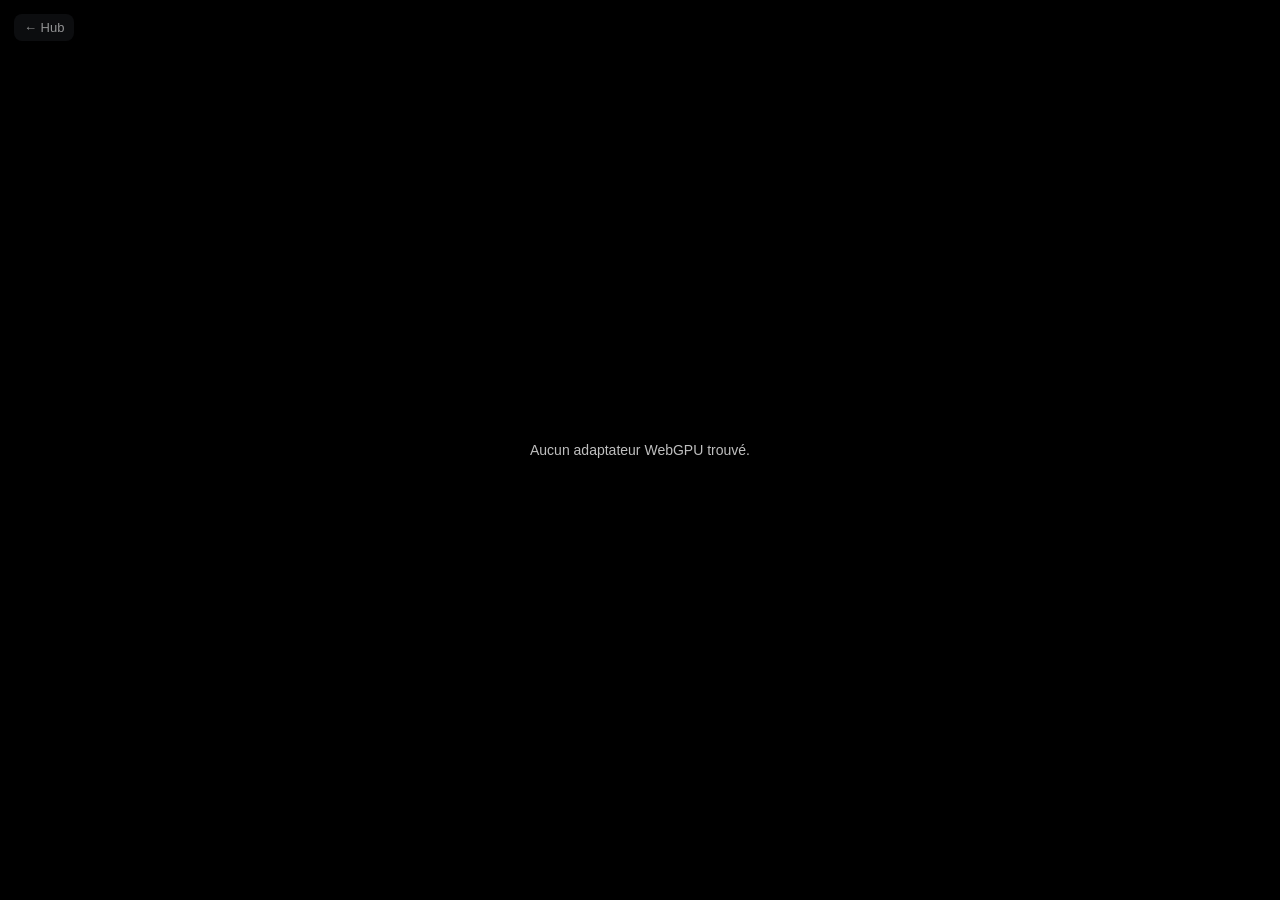
<file: poc/tissu-webgpu.html>
<!DOCTYPE html>
<html lang="fr">
<head>
<meta charset="UTF-8">
<meta name="viewport" content="width=device-width, initial-scale=1.0, maximum-scale=1.0, user-scalable=no">
<title>WebGPU — Tissu</title>
<style>
  * { margin: 0; padding: 0; box-sizing: border-box; -webkit-tap-highlight-color: transparent; }
  html, body { width: 100%; height: 100%; background: #000; overflow: hidden; font-family: -apple-system, BlinkMacSystemFont, 'Segoe UI', sans-serif; touch-action: none; }
  canvas { display: block; width: 100%; height: 100%; touch-action: none; }
  .hud { position: fixed; top: 0; left: 0; right: 0; padding: 16px 18px; display: flex; justify-content: space-between; pointer-events: none; z-index: 10; }
  .hud h1 { font-size: 13px; font-weight: 600; color: rgba(255,255,255,0.85); }
  .hud p { font-size: 10.5px; color: rgba(255,255,255,0.4); margin-top: 3px; max-width: 230px; line-height: 1.4; }
  .fps { font-size: 10.5px; color: rgba(255,255,255,0.35); text-align: right; }
  .fallback { position: fixed; inset: 0; display: flex; align-items: center; justify-content: center; padding: 32px; text-align: center; color: rgba(255,255,255,0.75); font-size: 14px; line-height: 1.6; }
  .back { position: fixed; top: 14px; left: 14px; z-index: 30; pointer-events: auto; color: rgba(255,255,255,0.55); text-decoration: none; font-size: 13px; padding: 6px 10px; border-radius: 8px; background: rgba(20,22,26,0.6); backdrop-filter: blur(8px); }
  .back:hover { color: #fff; }
  .hud { padding-left: 58px; }
</style>
</head>
<body>
<canvas id="c"></canvas>
<a class="back" href="../index.html#/t/poc">←</a>
<div class="hud">
  <div><h1>Tissu — WebGPU</h1><p>Grille masse-ressort simulée par compute shader. Attrape et tire.</p></div>
  <div class="fps" id="fps">-- fps</div>
</div>
<label style="position:fixed;bottom:16px;left:50%;transform:translateX(-50%);z-index:20;font-size:12px;color:rgba(255,255,255,0.8);padding:10px 18px;border-radius:20px;border:1px solid rgba(255,255,255,0.2);background:rgba(20,22,26,0.7);backdrop-filter:blur(10px);cursor:pointer;">
  Choisir une photo
  <input type="file" id="photoInput" accept="image/*" style="display:none;">
</label>
<script type="module">
const canvas = document.getElementById('c');
const fpsEl = document.getElementById('fps');
function showFallback(msg) {
  document.body.innerHTML = `<a class="back" href="../index.html#/t/poc">← Hub</a><div class="fallback">${msg}</div>`;
}
if (!navigator.gpu) { showFallback("WebGPU non disponible sur ce navigateur."); throw new Error('no webgpu'); }
const adapter = await navigator.gpu.requestAdapter();
if (!adapter) { showFallback("Aucun adaptateur WebGPU trouvé."); throw new Error('no adapter'); }
const device = await adapter.requestDevice();

// Diagnostic à l'écran : sans console accessible, on affiche les erreurs GPU ici.
const errBox = document.createElement('div');
errBox.style.cssText = 'position:fixed;bottom:0;left:0;right:0;max-height:45%;overflow:auto;background:rgba(60,0,0,0.85);color:#fdd;font:11px/1.4 monospace;padding:10px;z-index:99;white-space:pre-wrap;display:none;';
document.body.appendChild(errBox);
function logErr(msg) {
  errBox.style.display = 'block';
  errBox.textContent += msg + '\n\n';
}
device.addEventListener('uncapturederror', (e) => logErr('GPU: ' + e.error.message));
window.addEventListener('error', (e) => logErr('JS: ' + e.message));
window.addEventListener('unhandledrejection', (e) => logErr('PROMISE: ' + (e.reason?.message || e.reason)));
const context = canvas.getContext('webgpu');
const format = navigator.gpu.getPreferredCanvasFormat();
context.configure({ device, format, alphaMode: 'opaque' });

function resize() {
  const dpr = Math.min(window.devicePixelRatio || 1, 2);
  canvas.width = Math.round(window.innerWidth * dpr);
  canvas.height = Math.round(window.innerHeight * dpr);
}
resize();
window.addEventListener('resize', resize);

// ================= grille du tissu =================
const COLS = 46, ROWS = 32;
const NODES = COLS * ROWS;
const SPACING = 0.017;
const CLOTH_W = (COLS - 1) * SPACING;
const CLOTH_H = (ROWS - 1) * SPACING;
const CLOTH_ASPECT = CLOTH_W / CLOTH_H;

// fil a linge tendu entre deux poteaux, avec affaissement naturel (parabole)
const POLE_LEFT_X = 0.10, POLE_RIGHT_X = 0.90;
const ROPE_Y = 0.16, ROPE_SAG = 0.055;
const GROUND_Y = 0.94;
function ropeYAt(x) {
  const t = (x - POLE_LEFT_X) / (POLE_RIGHT_X - POLE_LEFT_X); // 0..1
  return ROPE_Y + ROPE_SAG * 4.0 * t * (1.0 - t); // max d'affaissement au milieu
}

function nodeIndex(i, j) { return j * COLS + i; }

// position initiale : grille posee exactement a la longueur de repos, centree, epinglee en haut
const initPos = new Float32Array(NODES * 4); // x,y,invMass,_pad
const ORIGIN_X = 0.5 - CLOTH_W / 2;
for (let j = 0; j < ROWS; j++) {
  for (let i = 0; i < COLS; i++) {
    const idx = nodeIndex(i, j);
    const x = ORIGIN_X + i * SPACING;
    // la rangee du haut epouse la courbe du fil, le reste pend en dessous
    initPos[idx*4] = x;
    initPos[idx*4+1] = ropeYAt(x) + j * SPACING;
    initPos[idx*4+2] = (j === 0) ? 0.0 : 1.0; // rangee du haut fixee sur le fil
    initPos[idx*4+3] = 0;
  }
}

function makeBuffer(data, usage) {
  const buf = device.createBuffer({ size: data.byteLength, usage, mappedAtCreation: true });
  new Float32Array(buf.getMappedRange()).set(data);
  buf.unmap();
  return buf;
}
function zeroedBuffer(floatCount, usage) {
  const buf = device.createBuffer({ size: floatCount * 4, usage, mappedAtCreation: true });
  new Float32Array(buf.getMappedRange()).fill(0);
  buf.unmap();
  return buf;
}
const RW = GPUBufferUsage.STORAGE | GPUBufferUsage.COPY_DST | GPUBufferUsage.COPY_SRC;

// deux jeux (cur,prev) qui alternent chaque frame — evite tout aliasing lecture/ecriture
let curBuf = makeBuffer(initPos, RW);
let prevBuf = makeBuffer(initPos, RW);
let curBufAlt = zeroedBuffer(NODES * 4, RW);
let prevBufAlt = zeroedBuffer(NODES * 4, RW);
let workA = zeroedBuffer(NODES * 4, RW);
let workB = zeroedBuffer(NODES * 4, RW);

// cols,rows,dt,spacing,gravityY,damping,grabIndex,grabActive,grabX,grabY,aspect,_pad
const PARAM_FLOATS = 12;
const paramsBuf = device.createBuffer({ size: PARAM_FLOATS * 4, usage: GPUBufferUsage.UNIFORM | GPUBufferUsage.COPY_DST });
let texAspect = 1.0; // ratio largeur/hauteur de la texture, pour un cadrage sans deformation
const paramsArr = new Float32Array(PARAM_FLOATS);
function writeParams(o) {
  paramsArr[0] = COLS; paramsArr[1] = ROWS;
  paramsArr[2] = o.dt ?? 0; paramsArr[3] = SPACING;
  paramsArr[4] = o.gravityY ?? 0.9; paramsArr[5] = o.damping ?? 0.978;
  paramsArr[6] = o.grabIndex ?? -1; paramsArr[7] = o.grabActive ?? 0;
  paramsArr[8] = o.grabX ?? 0; paramsArr[9] = o.grabY ?? 0;
  paramsArr[10] = o.aspect ?? 1;
  paramsArr[11] = texAspect;
  device.queue.writeBuffer(paramsBuf, 0, paramsArr);
}

const common = `
struct Params {
  cols: f32, rows: f32, dt: f32, spacing: f32,
  gravityY: f32, damping: f32, grabIndex: f32, grabActive: f32,
  grabX: f32, grabY: f32, aspect: f32, texAspect: f32,
};
// projection commune : garde des proportions egales en x et y, avec du padding sur les cotes
const FIT: f32 = 0.86;
fn toClip(p: vec2<f32>, aspect: f32) -> vec4<f32> {
  let cx = (p.x - 0.5) * 2.0 * FIT;
  let cy = (p.y - 0.5) * 2.0 * FIT * aspect;
  return vec4<f32>(cx, -cy, 0.0, 1.0);
}

fn nodeIdx(i: i32, j: i32, cols: i32) -> i32 { return j * cols + i; }
`;

// ---- integration de Verlet : predit la nouvelle position avant contraintes ----
const integrateWGSL = common + `
@group(0) @binding(0) var<uniform> params: Params;
@group(0) @binding(1) var<storage, read> posCurIn: array<vec4<f32>>;
@group(0) @binding(2) var<storage, read> posPrevIn: array<vec4<f32>>;
@group(0) @binding(3) var<storage, read_write> workOut: array<vec4<f32>>;

@compute @workgroup_size(64)
fn main(@builtin(global_invocation_id) gid: vec3<u32>) {
  let n = i32(params.cols) * i32(params.rows);
  let idx = i32(gid.x);
  if (idx >= n) { return; }

  let cur = posCurIn[idx];
  let prev = posPrevIn[idx];
  let invMass = cur.z;

  if (idx == i32(params.grabIndex) && params.grabActive > 0.5) {
    workOut[idx] = vec4<f32>(params.grabX, params.grabY, invMass, 0.0);
    return;
  }
  if (invMass < 0.5) {
    workOut[idx] = cur; // ancre fixe
    return;
  }

  let vel = (cur.xy - prev.xy) * params.damping;
  let gravity = vec2<f32>(0.0, params.gravityY) * params.dt * params.dt;
  let newPos = cur.xy + vel + gravity;
  workOut[idx] = vec4<f32>(newPos, invMass, 0.0);
}
`;

// ---- une iteration de relaxation de contraintes (style Jacobi, moyenne des corrections) ----
const relaxWGSL = common + `
@group(0) @binding(0) var<uniform> params: Params;
@group(0) @binding(1) var<storage, read> posIn: array<vec4<f32>>;
@group(0) @binding(2) var<storage, read_write> posOut: array<vec4<f32>>;

fn correct(pos: vec2<f32>, other: vec4<f32>, rest: f32) -> vec2<f32> {
  let delta = pos - other.xy;
  let dist = max(length(delta), 0.0001);
  let diff = (dist - rest) / dist;
  return delta * (0.5 * diff);
}

@compute @workgroup_size(8,8)
fn main(@builtin(global_invocation_id) gid: vec3<u32>) {
  let cols = i32(params.cols); let rows = i32(params.rows);
  let i = i32(gid.x); let j = i32(gid.y);
  if (i >= cols || j >= rows) { return; }
  let idx = nodeIdx(i,j,cols);
  let node = posIn[idx];

  if (node.z < 0.5) { posOut[idx] = node; return; }
  if (idx == i32(params.grabIndex) && params.grabActive > 0.5) { posOut[idx] = node; return; }

  var correction = vec2<f32>(0.0, 0.0);
  var count = 0.0;

  if (i > 0) { let o = posIn[nodeIdx(i-1,j,cols)]; correction -= correct(node.xy, o, params.spacing); count += 1.0; }
  if (i < cols-1) { let o = posIn[nodeIdx(i+1,j,cols)]; correction -= correct(node.xy, o, params.spacing); count += 1.0; }
  if (j > 0) { let o = posIn[nodeIdx(i,j-1,cols)]; correction -= correct(node.xy, o, params.spacing); count += 1.0; }
  if (j < rows-1) { let o = posIn[nodeIdx(i,j+1,cols)]; correction -= correct(node.xy, o, params.spacing); count += 1.0; }

  var newPos = node.xy;
  if (count > 0.0) { newPos = node.xy + correction / count; }
  posOut[idx] = vec4<f32>(newPos, node.z, 0.0);
}
`;

// ---- finalisation : posPrev <- ancien posCur, posCur <- resultat relaxe ----
const finalizeWGSL = common + `
@group(0) @binding(0) var<uniform> params: Params;
@group(0) @binding(1) var<storage, read> posCurOld: array<vec4<f32>>;
@group(0) @binding(2) var<storage, read> relaxed: array<vec4<f32>>;
@group(0) @binding(3) var<storage, read_write> posCurOut: array<vec4<f32>>;
@group(0) @binding(4) var<storage, read_write> posPrevOut: array<vec4<f32>>;

@compute @workgroup_size(64)
fn main(@builtin(global_invocation_id) gid: vec3<u32>) {
  let n = i32(params.cols) * i32(params.rows);
  let idx = i32(gid.x);
  if (idx >= n) { return; }
  posPrevOut[idx] = posCurOld[idx];
  posCurOut[idx] = relaxed[idx];
}
`;

function computePipeline(code) {
  return device.createComputePipeline({ layout: 'auto', compute: { module: device.createShaderModule({ code }), entryPoint: 'main' } });
}
const integratePipeline = computePipeline(integrateWGSL);
const relaxPipeline = computePipeline(relaxWGSL);
const finalizePipeline = computePipeline(finalizeWGSL);

// ---- rendu : triangles textures ----
const indices = [];
for (let j = 0; j < ROWS - 1; j++) {
  for (let i = 0; i < COLS - 1; i++) {
    const a = nodeIndex(i, j), b = nodeIndex(i+1, j), c = nodeIndex(i, j+1), d = nodeIndex(i+1, j+1);
    indices.push(a, b, c, c, b, d);
  }
}
const indexData = new Uint32Array(indices);
const indexBuf = device.createBuffer({ size: indexData.byteLength, usage: GPUBufferUsage.INDEX | GPUBufferUsage.COPY_DST, mappedAtCreation: true });
new Uint32Array(indexBuf.getMappedRange()).set(indexData);
indexBuf.unmap();

// texture par defaut : tissu uni clair (le quadrillage suffit a lire la deformation)
function makePlainTexture() {
  const S = 4;
  const data = new Uint8Array(S * S * 4);
  for (let i = 0; i < S * S; i++) {
    data[i*4] = 226; data[i*4+1] = 232; data[i*4+2] = 240; data[i*4+3] = 255;
  }
  const tex = device.createTexture({
    size: [S, S], format: 'rgba8unorm',
    usage: GPUTextureUsage.TEXTURE_BINDING | GPUTextureUsage.COPY_DST | GPUTextureUsage.RENDER_ATTACHMENT,
  });
  device.queue.writeTexture({ texture: tex }, data, { bytesPerRow: S * 4 }, [S, S]);
  return tex;
}
let clothTexture = makePlainTexture();
let hasPhoto = false;
const clothSampler = device.createSampler({ magFilter: 'linear', minFilter: 'linear' });

const renderWGSL = `
struct Params {
  cols: f32, rows: f32, dt: f32, spacing: f32,
  gravityY: f32, damping: f32, grabIndex: f32, grabActive: f32,
  grabX: f32, grabY: f32, aspect: f32, texAspect: f32,
};
// projection commune : garde des proportions egales en x et y, avec du padding sur les cotes
const FIT: f32 = 0.86;
fn toClip(p: vec2<f32>, aspect: f32) -> vec4<f32> {
  let cx = (p.x - 0.5) * 2.0 * FIT;
  let cy = (p.y - 0.5) * 2.0 * FIT * aspect;
  return vec4<f32>(cx, -cy, 0.0, 1.0);
}

@group(0) @binding(0) var<uniform> params: Params;
@group(0) @binding(1) var<storage, read> pos: array<vec4<f32>>;
@group(0) @binding(2) var clothTex: texture_2d<f32>;
@group(0) @binding(3) var clothSamp: sampler;

struct VSOut {
  @builtin(position) clip: vec4<f32>,
  @location(0) uv: vec2<f32>,
  @location(1) shade: f32,
};

@vertex
fn vs(@builtin(vertex_index) vIdx: u32) -> VSOut {
  let data = pos[vIdx];
  let clipPos = toClip(data.xy, params.aspect);

  let cols = u32(params.cols);
  let i = vIdx % cols;
  let j = vIdx / cols;

  var out: VSOut;
  out.clip = clipPos;
  var uv = vec2<f32>(f32(i) / (params.cols - 1.0), f32(j) / (params.rows - 1.0));

  // cadrage "cover" : la photo garde son ratio, on recadre plutot que de la deformer
  let clothAspect = (params.cols - 1.0) / (params.rows - 1.0);
  if (params.texAspect > clothAspect) {
    let s = clothAspect / params.texAspect;
    uv.x = 0.5 + (uv.x - 0.5) * s;
  } else {
    let s = params.texAspect / clothAspect;
    uv.y = 0.5 + (uv.y - 0.5) * s;
  }
  out.uv = uv;

  // ombrage simple : les zones etirees s'assombrissent legerement
  out.shade = 1.0;
  return out;
}

@fragment
fn fs(in: VSOut) -> @location(0) vec4<f32> {
  let c = textureSample(clothTex, clothSamp, in.uv);
  return vec4<f32>(c.rgb * in.shade, 1.0);
}
`;
const renderModule = device.createShaderModule({ code: renderWGSL });
const renderPipeline = device.createRenderPipeline({
  layout: 'auto',
  vertex: { module: renderModule, entryPoint: 'vs' },
  fragment: { module: renderModule, entryPoint: 'fs', targets: [{ format }] },
  primitive: { topology: 'triangle-list', cullMode: 'none' },
});

// ---- quadrillage en lignes, dessine par-dessus la texture ----
const lineIndices = [];
for (let j = 0; j < ROWS; j++) {
  for (let i = 0; i < COLS; i++) {
    if (i < COLS - 1) { lineIndices.push(nodeIndex(i,j), nodeIndex(i+1,j)); }
    if (j < ROWS - 1) { lineIndices.push(nodeIndex(i,j), nodeIndex(i,j+1)); }
  }
}
const lineIndexData = new Uint32Array(lineIndices);
const lineIndexBuf = device.createBuffer({ size: lineIndexData.byteLength, usage: GPUBufferUsage.INDEX | GPUBufferUsage.COPY_DST, mappedAtCreation: true });
new Uint32Array(lineIndexBuf.getMappedRange()).set(lineIndexData);
lineIndexBuf.unmap();

const gridWGSL = `
struct Params {
  cols: f32, rows: f32, dt: f32, spacing: f32,
  gravityY: f32, damping: f32, grabIndex: f32, grabActive: f32,
  grabX: f32, grabY: f32, aspect: f32, texAspect: f32,
};
// projection commune : garde des proportions egales en x et y, avec du padding sur les cotes
const FIT: f32 = 0.86;
fn toClip(p: vec2<f32>, aspect: f32) -> vec4<f32> {
  let cx = (p.x - 0.5) * 2.0 * FIT;
  let cy = (p.y - 0.5) * 2.0 * FIT * aspect;
  return vec4<f32>(cx, -cy, 0.0, 1.0);
}

@group(0) @binding(0) var<uniform> params: Params;
@group(0) @binding(1) var<storage, read> pos: array<vec4<f32>>;

@vertex
fn vs(@builtin(vertex_index) vIdx: u32) -> @builtin(position) vec4<f32> {
  let data = pos[vIdx];
  return toClip(data.xy, params.aspect);
}

@fragment
fn fs() -> @location(0) vec4<f32> {
  return vec4<f32>(0.55, 0.75, 0.95, 0.35);
}
`;
const gridModule = device.createShaderModule({ code: gridWGSL });
const gridPipeline = device.createRenderPipeline({
  layout: 'auto',
  vertex: { module: gridModule, entryPoint: 'vs' },
  fragment: {
    module: gridModule, entryPoint: 'fs',
    targets: [{
      format,
      blend: {
        color: { srcFactor: 'src-alpha', dstFactor: 'one-minus-src-alpha', operation: 'add' },
        alpha: { srcFactor: 'one', dstFactor: 'one-minus-src-alpha', operation: 'add' },
      },
    }],
  },
  primitive: { topology: 'line-list' },
});

// ---- decor statique : deux poteaux et le fil a linge ----
const sceneVerts = [];
function pushLine(x1, y1, x2, y2) { sceneVerts.push(x1, y1, x2, y2); }
// le fil, en segments suivant la courbe d'affaissement
const ROPE_SEGS = 40;
for (let s = 0; s < ROPE_SEGS; s++) {
  const xa = POLE_LEFT_X + (s / ROPE_SEGS) * (POLE_RIGHT_X - POLE_LEFT_X);
  const xb = POLE_LEFT_X + ((s + 1) / ROPE_SEGS) * (POLE_RIGHT_X - POLE_LEFT_X);
  pushLine(xa, ropeYAt(xa), xb, ropeYAt(xb));
}
// les deux poteaux verticaux, plus une base en croix
pushLine(POLE_LEFT_X, ROPE_Y, POLE_LEFT_X, GROUND_Y);
pushLine(POLE_RIGHT_X, ROPE_Y, POLE_RIGHT_X, GROUND_Y);
pushLine(POLE_LEFT_X - 0.03, GROUND_Y, POLE_LEFT_X + 0.03, GROUND_Y);
pushLine(POLE_RIGHT_X - 0.03, GROUND_Y, POLE_RIGHT_X + 0.03, GROUND_Y);

const sceneData = new Float32Array(sceneVerts);
const sceneBuf = device.createBuffer({ size: sceneData.byteLength, usage: GPUBufferUsage.VERTEX | GPUBufferUsage.COPY_DST, mappedAtCreation: true });
new Float32Array(sceneBuf.getMappedRange()).set(sceneData);
sceneBuf.unmap();

const sceneWGSL = `
struct Params {
  cols: f32, rows: f32, dt: f32, spacing: f32,
  gravityY: f32, damping: f32, grabIndex: f32, grabActive: f32,
  grabX: f32, grabY: f32, aspect: f32, texAspect: f32,
};
// projection commune : garde des proportions egales en x et y, avec du padding sur les cotes
const FIT: f32 = 0.86;
fn toClip(p: vec2<f32>, aspect: f32) -> vec4<f32> {
  let cx = (p.x - 0.5) * 2.0 * FIT;
  let cy = (p.y - 0.5) * 2.0 * FIT * aspect;
  return vec4<f32>(cx, -cy, 0.0, 1.0);
}

@group(0) @binding(0) var<uniform> params: Params;

@vertex
fn vs(@location(0) inPos: vec2<f32>) -> @builtin(position) vec4<f32> {
  return toClip(inPos, params.aspect);
}

@fragment
fn fs() -> @location(0) vec4<f32> {
  return vec4<f32>(0.62, 0.58, 0.52, 1.0);
}
`;
const sceneModule = device.createShaderModule({ code: sceneWGSL });
const scenePipeline = device.createRenderPipeline({
  layout: 'auto',
  vertex: {
    module: sceneModule, entryPoint: 'vs',
    buffers: [{ arrayStride: 8, attributes: [{ shaderLocation: 0, offset: 0, format: 'float32x2' }] }],
  },
  fragment: { module: sceneModule, entryPoint: 'fs', targets: [{ format }] },
  primitive: { topology: 'line-list' },
});

function bg(pipeline, entries) {
  return device.createBindGroup({ layout: pipeline.getBindGroupLayout(0), entries });
}
const WG_NODES = Math.ceil(NODES / 64);
const WG_GRID_X = Math.ceil(COLS / 8), WG_GRID_Y = Math.ceil(ROWS / 8);

// ================= interaction : le point regulier permet de trouver le noeud le plus proche par calcul direct =================
let grabIndex = -1, grabActive = 0;
let grabTarget = { x: 0.5, y: 0.5 };

const FIT = 0.86; // doit correspondre au FIT des shaders
function pointerToCloth(e) {
  const aspect = canvas.width / canvas.height;
  const clipX = (e.clientX / window.innerWidth) * 2 - 1;
  const clipY = 1 - (e.clientY / window.innerHeight) * 2;
  const x = clipX / (2 * FIT) + 0.5;
  const y = -clipY / (2 * FIT * aspect) + 0.5;
  return { x, y };
}
// Copie CPU des positions, rafraichie en continu en arriere-plan (jamais bloquante).
// Permet une attrape instantanee basee sur la vraie position du tissu.
const readBuf = device.createBuffer({ size: NODES * 16, usage: GPUBufferUsage.COPY_DST | GPUBufferUsage.MAP_READ });
let cpuPositions = new Float32Array(initPos); // pré-remplie avec l'état initial
let readPending = false;

function refreshPositions() {
  if (readPending) return;
  readPending = true;
  const encoder = device.createCommandEncoder();
  encoder.copyBufferToBuffer(curBuf, 0, readBuf, 0, NODES * 16);
  device.queue.submit([encoder.finish()]);
  readBuf.mapAsync(GPUMapMode.READ).then(() => {
    cpuPositions.set(new Float32Array(readBuf.getMappedRange()));
    readBuf.unmap();
    readPending = false;
  }).catch((err) => {
    readPending = false;
  });
}

function nearestNode(p) {
  let best = -1, bestDist = Infinity;
  for (let n = 0; n < NODES; n++) {
    if (cpuPositions[n*4+2] < 0.5) continue; // jamais une ancre fixe
    const dx = cpuPositions[n*4] - p.x, dy = cpuPositions[n*4+1] - p.y;
    const d = dx*dx + dy*dy;
    if (d < bestDist) { bestDist = d; best = n; }
  }
  return best;
}

window.addEventListener('pointerdown', (e) => {
  const p = pointerToCloth(e);
  grabTarget = p;
  const found = nearestNode(p);
  if (found >= 0) {
    grabIndex = found; grabActive = 1;
    fpsEl.textContent = 'attrapé #' + found;
  } else {
    fpsEl.textContent = 'aucun noeud trouvé';
  }
});
window.addEventListener('pointermove', (e) => {
  if (grabActive > 0.5) grabTarget = pointerToCloth(e);
});
window.addEventListener('pointerup', () => { grabActive = 0; });
window.addEventListener('pointercancel', () => { grabActive = 0; });

// ---- import d'une photo comme texture du tissu ----
document.getElementById('photoInput').addEventListener('change', async (e) => {
  const file = e.target.files?.[0];
  if (!file) return;
  try {
    const bitmap = await createImageBitmap(file);
    const tex = device.createTexture({
      size: [bitmap.width, bitmap.height],
      format: 'rgba8unorm',
      usage: GPUTextureUsage.TEXTURE_BINDING | GPUTextureUsage.COPY_DST | GPUTextureUsage.RENDER_ATTACHMENT,
    });
    device.queue.copyExternalImageToTexture({ source: bitmap }, { texture: tex }, [bitmap.width, bitmap.height]);
    clothTexture = tex;
    texAspect = bitmap.width / bitmap.height;
    hasPhoto = true;
    bitmap.close();
  } catch (err) {
    logErr('PHOTO: ' + err.message);
  }
});

// ================= boucle =================
let lastTime = performance.now();
let frameCount = 0, fpsAccum = 0;

function frame(now) {
  requestAnimationFrame(frame);
  const dt = Math.min((now - lastTime) / 1000, 0.0333);
  lastTime = now;
  frameCount++; fpsAccum += dt;
  if (fpsAccum > 0.5) { fpsEl.textContent = Math.round(frameCount / fpsAccum) + ' fps'; frameCount = 0; fpsAccum = 0; }

  const aspect = canvas.width / canvas.height;
  writeParams({ dt, gravityY: 0.9, damping: 0.978, grabIndex, grabActive, grabX: grabTarget.x, grabY: grabTarget.y, aspect });

  const encoder = device.createCommandEncoder();
  const pass = encoder.beginComputePass();

  pass.setPipeline(integratePipeline);
  pass.setBindGroup(0, bg(integratePipeline, [
    { binding: 0, resource: { buffer: paramsBuf } },
    { binding: 1, resource: { buffer: curBuf } },
    { binding: 2, resource: { buffer: prevBuf } },
    { binding: 3, resource: { buffer: workA } },
  ]));
  pass.dispatchWorkgroups(WG_NODES);

  for (let iter = 0; iter < 6; iter++) {
    pass.setPipeline(relaxPipeline);
    pass.setBindGroup(0, bg(relaxPipeline, [
      { binding: 0, resource: { buffer: paramsBuf } },
      { binding: 1, resource: { buffer: workA } },
      { binding: 2, resource: { buffer: workB } },
    ]));
    pass.dispatchWorkgroups(WG_GRID_X, WG_GRID_Y);
    [workA, workB] = [workB, workA];
  }

  // ecrit dans le jeu inactif (curBufAlt/prevBufAlt) : aucun aliasing avec curBuf/prevBuf lus ci-dessus
  pass.setPipeline(finalizePipeline);
  pass.setBindGroup(0, bg(finalizePipeline, [
    { binding: 0, resource: { buffer: paramsBuf } },
    { binding: 1, resource: { buffer: curBuf } },
    { binding: 2, resource: { buffer: workA } },
    { binding: 3, resource: { buffer: curBufAlt } },
    { binding: 4, resource: { buffer: prevBufAlt } },
  ]));
  pass.dispatchWorkgroups(WG_NODES);

  pass.end();

  // le jeu qu'on vient d'ecrire devient l'actif pour la prochaine frame
  [curBuf, curBufAlt] = [curBufAlt, curBuf];
  [prevBuf, prevBufAlt] = [prevBufAlt, prevBuf];

  const view = context.getCurrentTexture().createView();
  const rpass = encoder.beginRenderPass({ colorAttachments: [{ view, clearValue: { r: 0, g: 0, b: 0, a: 1 }, loadOp: 'clear', storeOp: 'store' }] });
  // decor : poteaux et fil, dessines derriere le tissu
  rpass.setPipeline(scenePipeline);
  rpass.setBindGroup(0, bg(scenePipeline, [
    { binding: 0, resource: { buffer: paramsBuf } },
  ]));
  rpass.setVertexBuffer(0, sceneBuf);
  rpass.draw(sceneData.length / 2);

  rpass.setPipeline(renderPipeline);
  rpass.setBindGroup(0, bg(renderPipeline, [
    { binding: 0, resource: { buffer: paramsBuf } },
    { binding: 1, resource: { buffer: curBuf } },
    { binding: 2, resource: clothTexture.createView() },
    { binding: 3, resource: clothSampler },
  ]));
  rpass.setIndexBuffer(indexBuf, 'uint32');
  rpass.drawIndexed(indexData.length);

  // quadrillage seulement quand aucune photo n'est importee
  if (!hasPhoto) {
    rpass.setPipeline(gridPipeline);
    rpass.setBindGroup(0, bg(gridPipeline, [
      { binding: 0, resource: { buffer: paramsBuf } },
      { binding: 1, resource: { buffer: curBuf } },
    ]));
    rpass.setIndexBuffer(lineIndexBuf, 'uint32');
    rpass.drawIndexed(lineIndexData.length);
  }

  rpass.end();

  device.queue.submit([encoder.finish()]);

  refreshPositions();
}
requestAnimationFrame(frame);
</script>
</body>
</html>
</file>
<file: styles.css>
:root {
  --bg: #f4f5f7;
  --surface: #ffffff;
  --text: #1a1d23;
  --muted: #5b6270;
  --accent: #4f46e5;
  --border: #e4e6eb;
  --shadow: 0 1px 2px rgba(16, 24, 40, 0.06), 0 1px 3px rgba(16, 24, 40, 0.08);
  --shadow-hover: 0 4px 12px rgba(16, 24, 40, 0.12), 0 2px 6px rgba(16, 24, 40, 0.08);
}

@media (prefers-color-scheme: dark) {
  :root {
    --bg: #14161a;
    --surface: #1e2128;
    --text: #f0f1f3;
    --muted: #9aa1ac;
    --accent: #818cf8;
    --border: #2c3038;
    --shadow: 0 1px 2px rgba(0, 0, 0, 0.3);
    --shadow-hover: 0 6px 16px rgba(0, 0, 0, 0.4);
  }
}

* {
  box-sizing: border-box;
}

body {
  margin: 0;
  min-height: 100vh;
  background: var(--bg);
  color: var(--text);
  font-family: -apple-system, BlinkMacSystemFont, "Segoe UI", Roboto, Helvetica, Arial, sans-serif;
  line-height: 1.5;
}

.page-header {
  text-align: center;
  padding: 3rem 1.5rem 2rem;
}

.page-header h1 {
  margin: 0 0 0.5rem;
  font-size: clamp(1.75rem, 4vw, 2.5rem);
}

.subtitle {
  margin: 0;
  color: var(--muted);
  font-size: 1.05rem;
}

main {
  max-width: 1100px;
  margin: 0 auto;
  padding: 0 1.5rem 3rem;
}

.section-title {
  margin: 0 0 0.25rem;
  font-size: 0.95rem;
  font-weight: 600;
  text-transform: uppercase;
  letter-spacing: 0.09em;
  color: var(--muted);
}

.section-title + .grid,
.section-note + .grid {
  margin-top: 1rem;
}

.grid + .section-title {
  margin-top: 2.75rem;
}

.section-note {
  margin: 0;
  color: var(--muted);
  font-size: 0.9rem;
}

/* ---- recherche ---- */

.search-bar {
  position: relative;
  display: flex;
  align-items: center;
  margin-bottom: 1rem;
}

.search-icon {
  position: absolute;
  left: 1rem;
  font-size: 0.95rem;
  opacity: 0.55;
  pointer-events: none;
}

#q {
  width: 100%;
  padding: 0.85rem 2.6rem;
  font: inherit;
  font-size: 1rem;
  color: var(--text);
  background: var(--surface);
  border: 1px solid var(--border);
  border-radius: 12px;
  box-shadow: var(--shadow);
  transition: border-color 0.15s ease, box-shadow 0.15s ease;
  -webkit-appearance: none;
  appearance: none;
}

#q::-webkit-search-cancel-button { display: none; }

#q:focus {
  outline: none;
  border-color: var(--accent);
  box-shadow: 0 0 0 3px color-mix(in srgb, var(--accent) 18%, transparent);
}

#clear {
  position: absolute;
  right: 0.6rem;
  width: 30px;
  height: 30px;
  border: 0;
  border-radius: 50%;
  background: none;
  color: var(--muted);
  font: inherit;
  font-size: 0.85rem;
  cursor: pointer;
}

#clear:hover { color: var(--text); background: var(--bg); }

/* ---- tags ---- */

.tags {
  display: flex;
  flex-wrap: wrap;
  gap: 0.4rem;
  margin-bottom: 2rem;
}

.tag {
  display: inline-flex;
  align-items: center;
  gap: 0.35rem;
  padding: 0.35rem 0.7rem;
  font: inherit;
  font-size: 0.82rem;
  color: var(--muted);
  background: var(--surface);
  border: 1px solid var(--border);
  border-radius: 999px;
  cursor: pointer;
  transition: color 0.15s ease, border-color 0.15s ease, background 0.15s ease;
}

.tag:hover { color: var(--text); border-color: var(--accent); }

.tag.on {
  color: #fff;
  background: var(--accent);
  border-color: var(--accent);
}

.tag-count {
  font-size: 0.72rem;
  opacity: 0.65;
  font-variant-numeric: tabular-nums;
}

.tag-clear { border-style: dashed; }

/* les tags portés par une card : plus discrets, et cliquables par-dessus le
   lien qui couvre la card */
.card-tags {
  position: relative;
  z-index: 1;
  display: flex;
  flex-wrap: wrap;
  gap: 0.3rem;
  margin-bottom: 0.9rem;
}

.tag-sm {
  padding: 0.15rem 0.5rem;
  font-size: 0.72rem;
  background: var(--bg);
}

/* ---- résultats ---- */

.result-count {
  margin: 0 0 1rem;
  color: var(--muted);
  font-size: 0.9rem;
}

.empty {
  margin: 2rem 0;
  color: var(--muted);
  text-align: center;
}

/* ---- cards de catégorie ---- */

.cat-card {
  padding: 1.6rem 1.4rem;
  text-align: left;
  font: inherit;
  cursor: pointer;
}

.cat-card .card-icon { font-size: 2.6rem; }
.cat-card .card-title { font-size: 1.3rem; }
.cat-card .card-link { color: var(--muted); transition: color 0.15s ease; }

.cat-card:hover .card-link,
.cat-card:focus-visible .card-link { color: var(--accent); }

.badge {
  display: inline-block;
  vertical-align: middle;
  margin-left: 0.4rem;
  padding: 0.1rem 0.4rem;
  border: 1px solid var(--accent);
  border-radius: 999px;
  color: var(--accent);
  font-size: 0.65rem;
  font-weight: 600;
  letter-spacing: 0.06em;
  text-transform: uppercase;
}

.grid {
  display: grid;
  grid-template-columns: repeat(auto-fill, minmax(260px, 1fr));
  gap: 1.25rem;
}

.card {
  position: relative;
  display: flex;
  flex-direction: column;
  background: var(--surface);
  border: 1px solid var(--border);
  border-radius: 14px;
  padding: 1.5rem;
  text-decoration: none;
  color: var(--text);
  text-align: left;
  box-shadow: var(--shadow);
  transition: transform 0.15s ease, box-shadow 0.15s ease, border-color 0.15s ease;
}

/* le lien du titre couvre toute la card : elle reste cliquable partout, mais
   les tags posés au-dessus gardent leur propre clic */
.card-title a {
  color: inherit;
  text-decoration: none;
}

.card-title a::after {
  content: '';
  position: absolute;
  inset: 0;
  border-radius: inherit;
}

.card:has(.card-title a:hover),
.card:has(.card-title a:focus-visible) {
  transform: translateY(-3px);
  box-shadow: var(--shadow-hover);
  border-color: var(--accent);
}

.card:hover,
.card:focus-visible {
  transform: translateY(-3px);
  box-shadow: var(--shadow-hover);
  border-color: var(--accent);
}

.card-icon {
  font-size: 2.25rem;
  margin-bottom: 0.75rem;
  line-height: 1;
}

.card-title {
  margin: 0 0 0.5rem;
  font-size: 1.2rem;
}

.card-desc {
  margin: 0 0 1rem;
  color: var(--muted);
  font-size: 0.95rem;
  flex-grow: 1;
}

.card-link {
  font-size: 0.85rem;
  font-weight: 600;
  color: var(--accent);
}

.page-footer {
  text-align: center;
  padding: 1.5rem;
  color: var(--muted);
  font-size: 0.9rem;
}

.page-footer a {
  color: var(--accent);
}
</file>
